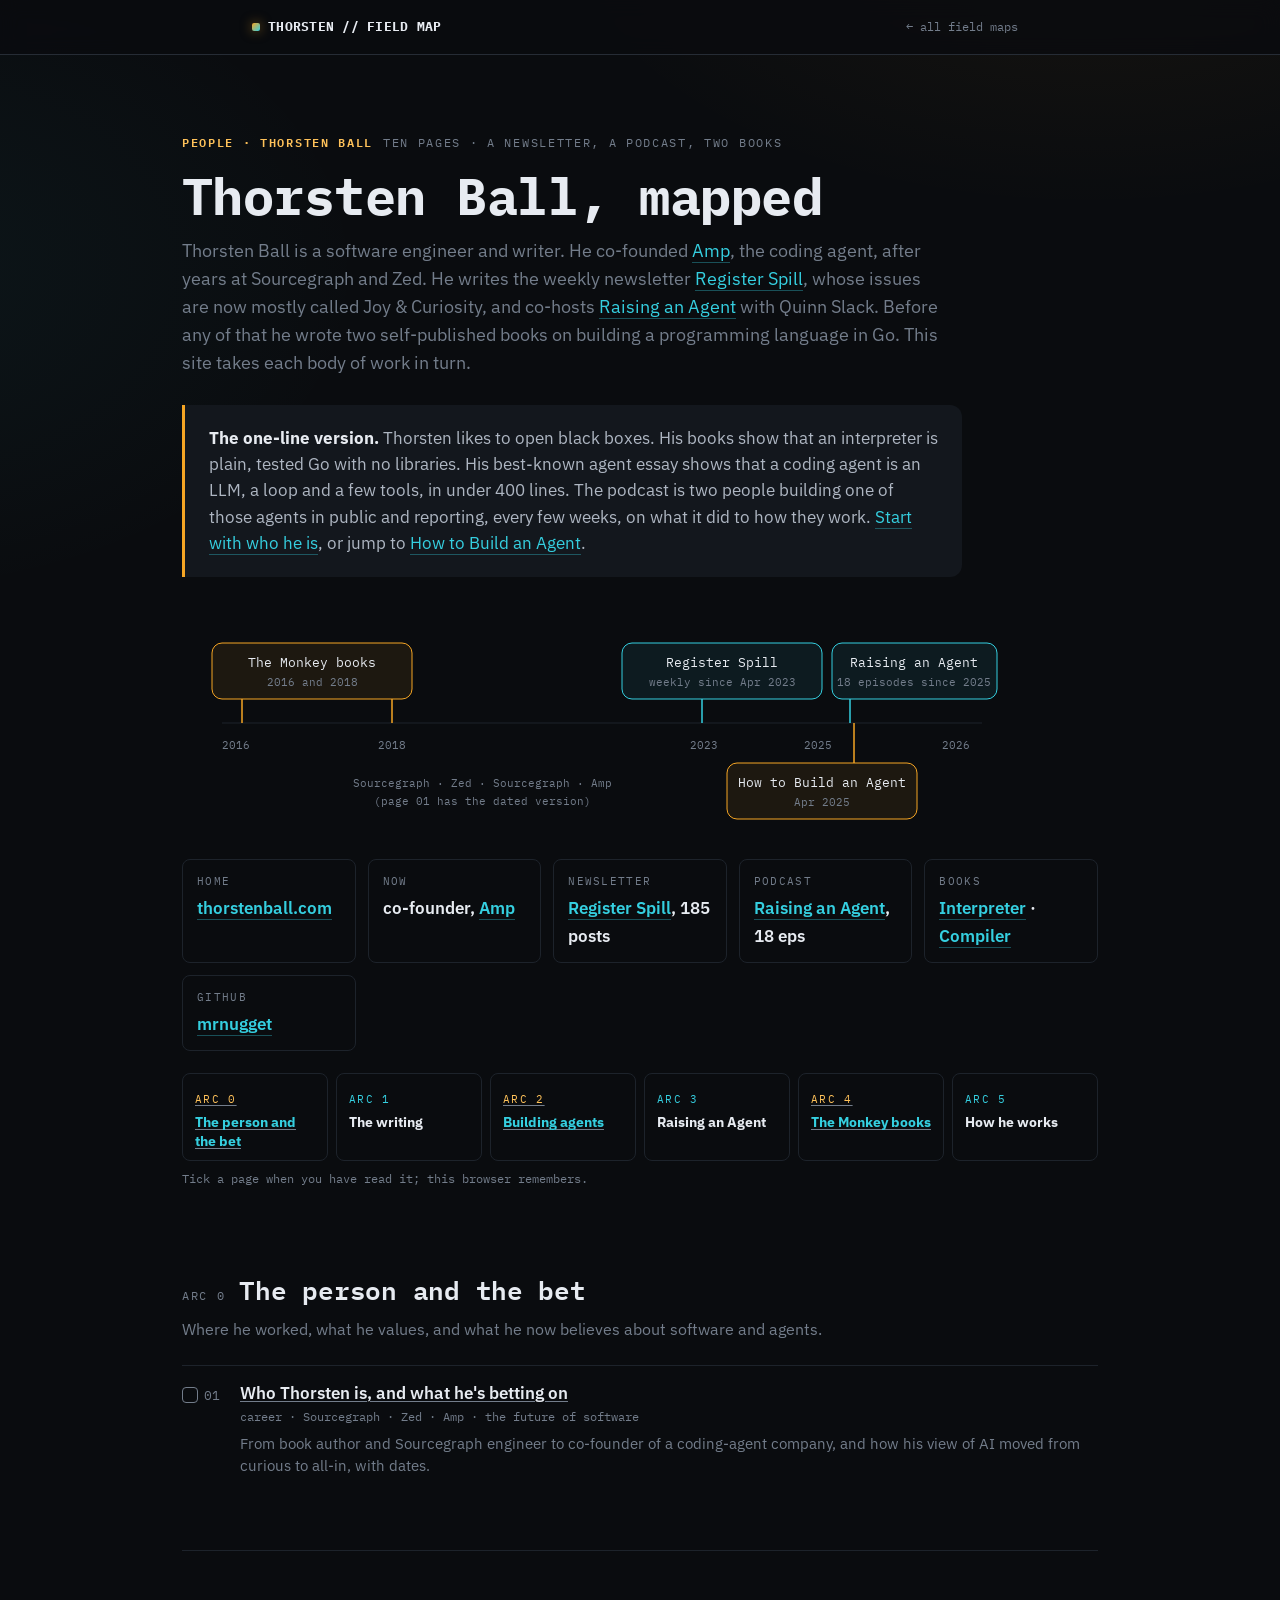
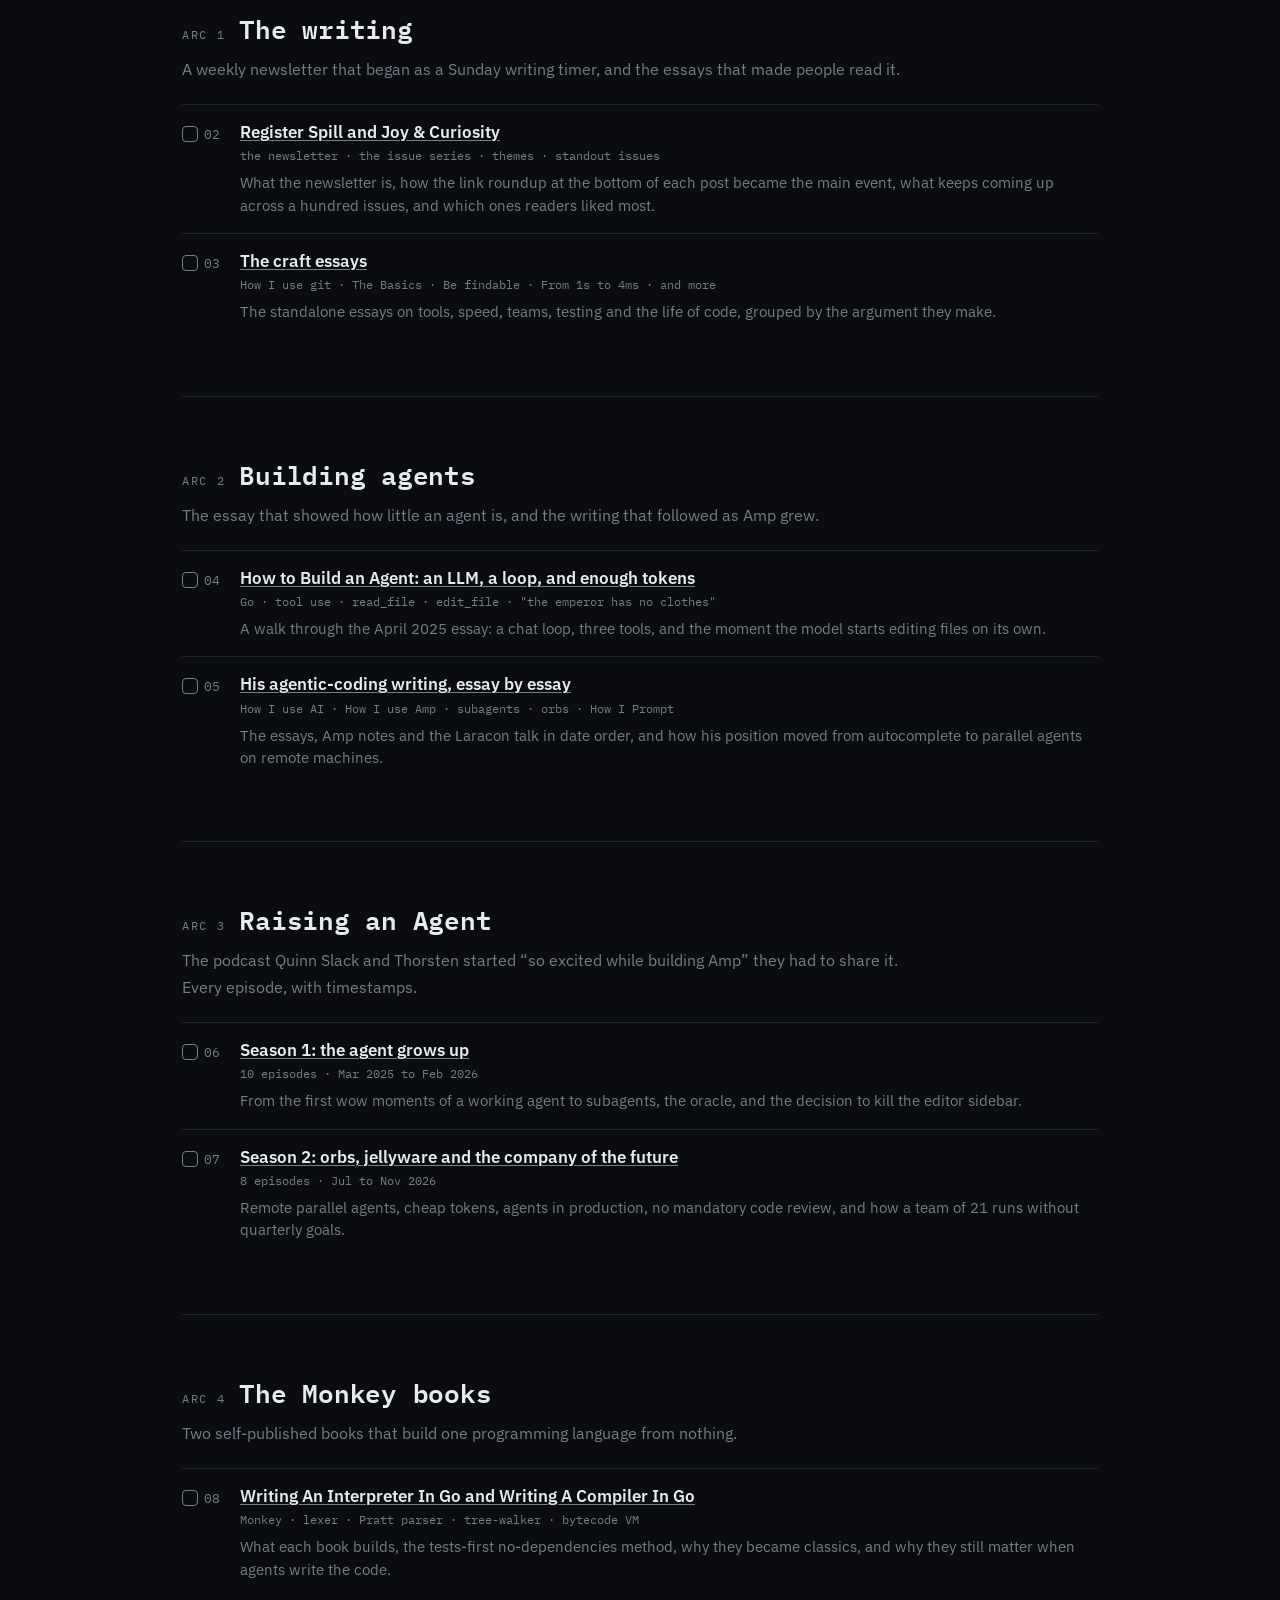
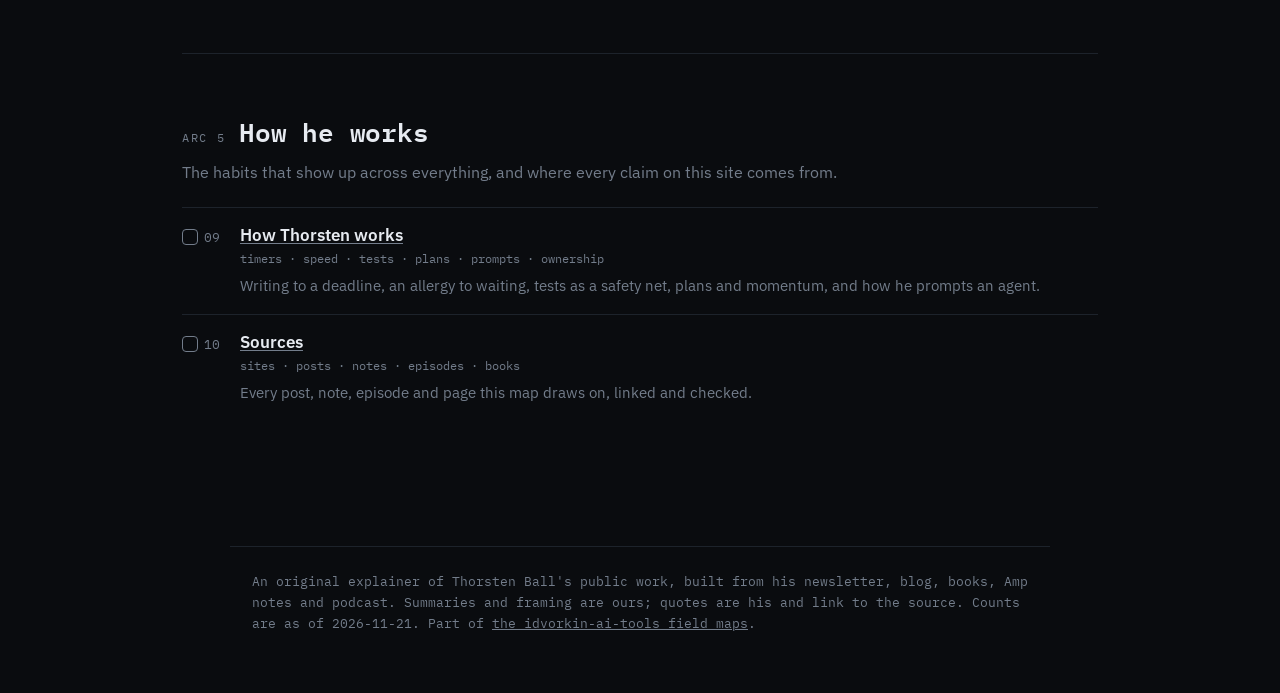
<file: index.html>
<!DOCTYPE html>
<html lang="en">
<head>
<meta charset="UTF-8" />
<meta name="viewport" content="width=device-width, initial-scale=1.0" />
<title>Thorsten Ball, Mapped — Joy, Curiosity and Coding Agents</title>
<meta name="description" content="A field map of Thorsten Ball: Register Spill and Joy &amp; Curiosity, the Raising an Agent podcast, How to Build an Agent, the Monkey books, and how he works. One page per body of work, sources linked." />
<link rel="preconnect" href="https://fonts.googleapis.com" />
<link rel="preconnect" href="https://fonts.gstatic.com" crossorigin />
<link href="https://fonts.googleapis.com/css2?family=IBM+Plex+Mono:wght@400;500;600;700&family=IBM+Plex+Sans:wght@400;500;600;700&display=swap" rel="stylesheet" />
<link rel="stylesheet" href="paper.css" />
<style>
  main{max-width:960px}
  .hero{padding:24px 0 8px}
  .hero h1{font-size:clamp(32px,5.5vw,52px);line-height:1.05;margin:10px 0 14px;letter-spacing:-.01em}
  .hero .sub{font-size:18px;color:var(--ink-dim);max-width:760px;line-height:1.55}
  .answer{margin:28px 0 6px;padding:20px 24px;border-left:3px solid var(--off);background:var(--panel);
    border-radius:0 12px 12px 0;color:var(--ink-mid);font-size:16.5px;line-height:1.6;max-width:780px}
  .answer b{color:var(--ink)}
  .facts{display:grid;grid-template-columns:repeat(auto-fit,minmax(150px,1fr));gap:12px;margin:26px 0 8px}
  .fact{border:1px solid var(--line-soft);border-radius:8px;padding:12px 14px}
  .fact .k{font-family:'IBM Plex Mono',monospace;font-size:11px;letter-spacing:.12em;text-transform:uppercase;color:var(--ink-dim)}
  .fact .v{font-size:17px;font-weight:600;margin-top:4px}
  .rungs{display:grid;grid-template-columns:repeat(auto-fit,minmax(140px,1fr));gap:8px;margin:22px 0 4px}
  .rungs a{display:block;border:1px solid var(--line-soft);border-radius:8px;padding:10px 12px;text-decoration:none;color:var(--ink)}
  .rungs a:hover{border-color:var(--def)}
  .rungs .n{font-family:'IBM Plex Mono',monospace;font-size:11px;letter-spacing:.12em;color:var(--off-bright)}
  .rungs a.c .n{color:var(--def)}
  .rungs b{display:block;font-size:14px;margin-top:3px;line-height:1.3}
  section{padding:56px 0;border-bottom:1px solid var(--line-soft);scroll-margin-top:64px}
  section:last-of-type{border-bottom:none}
  .arc-head{display:flex;align-items:baseline;gap:14px;margin:0 0 6px;flex-wrap:wrap}
  .arc-head .idx{font-family:'IBM Plex Mono',monospace;font-size:12px;letter-spacing:.14em;color:var(--ink-dim)}
  .arc-head h2{margin:0;font-size:26px}
  .arc-sub{color:var(--ink-dim);margin:0 0 22px;max-width:720px}
  .row{display:grid;grid-template-columns:44px 1fr;gap:14px;padding:16px 0;border-top:1px solid var(--line-soft);align-items:start}
  .row:first-of-type{border-top:none}
  .row .num{font-family:'IBM Plex Mono',monospace;font-size:13px;color:var(--ink-dim);padding-top:3px}
  .row .name{font-weight:600;font-size:17px;line-height:1.3}
  .row .name a{color:var(--ink)}
  .row .meta{font-family:'IBM Plex Mono',monospace;font-size:11.5px;color:var(--ink-dim);margin:4px 0 6px;display:flex;flex-wrap:wrap;gap:10px}
  .row .desc{color:var(--ink-dim);font-size:14.5px;line-height:1.55}
  .amber .row .name a:hover{color:var(--off)} .cyan .row .name a:hover{color:var(--def)}
  .check{width:16px;height:16px;border:1px solid var(--ink-dim);border-radius:4px;display:inline-block;vertical-align:-3px;margin-right:6px;cursor:pointer;background:transparent}
  .check.on{background:var(--off);border-color:var(--off)}
  .cyan .check.on{background:var(--def);border-color:var(--def)}
  .progress{font-family:'IBM Plex Mono',monospace;font-size:12px;color:var(--ink-dim);margin-top:8px}
  .loop{max-width:820px;margin:26px 0 0}
  .loop svg{display:block;width:100%;height:auto}
  @media (max-width:560px){.row{grid-template-columns:34px 1fr;gap:10px}}
</style>
</head>
<body>
<header class="bar"><div class="bar-in">
  <div class="brand"><span class="dot"></span>THORSTEN&nbsp;//&nbsp;FIELD&nbsp;MAP</div>
  <a class="back" href="https://idvorkin-ai-tools.github.io/">&larr; all field maps</a>
</div></header>
<main>
  <div class="hero">
    <div class="eyebrow"><span class="box wb mono">PEOPLE &middot; THORSTEN BALL</span><span class="mono">ten pages &middot; a newsletter, a podcast, two books</span></div>
    <h1>Thorsten Ball, mapped</h1>
    <p class="sub">Thorsten Ball is a software engineer and writer. He co-founded <a class="lnk" href="https://ampcode.com/" target="_blank" rel="noopener">Amp</a>, the coding agent, after years at Sourcegraph and Zed. He writes the weekly newsletter <a class="lnk" href="https://registerspill.thorstenball.com/" target="_blank" rel="noopener">Register Spill</a>, whose issues are now mostly called Joy &amp; Curiosity, and co-hosts <a class="lnk" href="https://ampcode.com/podcast" target="_blank" rel="noopener">Raising an Agent</a> with Quinn Slack. Before any of that he wrote two self-published books on building a programming language in Go. This site takes each body of work in turn.</p>

    <div class="answer">
      <b>The one-line version.</b> Thorsten likes to open black boxes. His books show that an interpreter is plain, tested Go with no libraries. His best-known agent essay shows that a coding agent is an LLM, a loop and a few tools, in under 400 lines. The podcast is two people building one of those agents in public and reporting, every few weeks, on what it did to how they work. <a class="lnk" href="pages/p01.html">Start with who he is</a>, or jump to <a class="lnk" href="pages/p04.html">How to Build an Agent</a>.
    </div>

    <figure class="loop" aria-label="Thorsten's bodies of work over time">
      <svg class="dg" viewBox="0 0 820 230" role="img">
        <title>Thorsten Ball's main bodies of work, 2016 to 2026</title>
        <line class="grid" x1="40" y1="120" x2="800" y2="120"/>
        <text class="t-dim" x="40" y="146" font-size="11">2016</text>
        <text class="t-dim" x="196" y="146" font-size="11">2018</text>
        <text class="t-dim" x="508" y="146" font-size="11">2023</text>
        <text class="t-dim" x="622" y="146" font-size="11">2025</text>
        <text class="t-dim" x="760" y="146" font-size="11">2026</text>
        <rect class="box-off" x="30" y="40" width="200" height="56" rx="10"/>
        <text class="t-ink" x="130" y="64" text-anchor="middle" font-size="13">The Monkey books</text>
        <text class="t-dim" x="130" y="83" text-anchor="middle" font-size="11">2016 and 2018</text>
        <line class="ln-off" x1="60" y1="96" x2="60" y2="120"/><line class="ln-off" x1="210" y1="96" x2="210" y2="120"/>
        <rect class="box-def" x="440" y="40" width="200" height="56" rx="10"/>
        <text class="t-ink" x="540" y="64" text-anchor="middle" font-size="13">Register Spill</text>
        <text class="t-dim" x="540" y="83" text-anchor="middle" font-size="11">weekly since Apr 2023</text>
        <line class="ln-def" x1="520" y1="96" x2="520" y2="120"/>
        <rect class="box-off" x="545" y="160" width="190" height="56" rx="10"/>
        <text class="t-ink" x="640" y="184" text-anchor="middle" font-size="13">How to Build an Agent</text>
        <text class="t-dim" x="640" y="203" text-anchor="middle" font-size="11">Apr 2025</text>
        <line class="ln-off" x1="672" y1="120" x2="672" y2="160"/>
        <rect class="box-def" x="650" y="40" width="165" height="56" rx="10"/>
        <text class="t-ink" x="732" y="64" text-anchor="middle" font-size="13">Raising an Agent</text>
        <text class="t-dim" x="732" y="83" text-anchor="middle" font-size="11">18 episodes since 2025</text>
        <line class="ln-def" x1="668" y1="96" x2="668" y2="120"/>
        <text class="t-dim" x="300" y="184" text-anchor="middle" font-size="11">Sourcegraph · Zed · Sourcegraph · Amp</text>
        <text class="t-dim" x="300" y="202" text-anchor="middle" font-size="10.5">(page 01 has the dated version)</text>
      </svg>
    </figure>

    <div class="facts">
      <div class="fact"><div class="k">Home</div><div class="v"><a class="lnk" href="https://thorstenball.com/" target="_blank" rel="noopener">thorstenball.com</a></div></div>
      <div class="fact"><div class="k">Now</div><div class="v">co-founder, <a class="lnk" href="https://ampcode.com/about" target="_blank" rel="noopener">Amp</a></div></div>
      <div class="fact"><div class="k">Newsletter</div><div class="v"><a class="lnk" href="https://registerspill.thorstenball.com/" target="_blank" rel="noopener">Register Spill</a>, 185 posts</div></div>
      <div class="fact"><div class="k">Podcast</div><div class="v"><a class="lnk" href="https://ampcode.com/podcast" target="_blank" rel="noopener">Raising an Agent</a>, 18 eps</div></div>
      <div class="fact"><div class="k">Books</div><div class="v"><a class="lnk" href="https://interpreterbook.com/" target="_blank" rel="noopener">Interpreter</a> · <a class="lnk" href="https://compilerbook.com/" target="_blank" rel="noopener">Compiler</a></div></div>
      <div class="fact"><div class="k">GitHub</div><div class="v"><a class="lnk" href="https://github.com/mrnugget" target="_blank" rel="noopener">mrnugget</a></div></div>
    </div>

    <div class="rungs" aria-label="The arcs">
      <a href="#person"><span class="n">ARC 0</span><b>The person and the bet</b></a>
      <a href="#writing" class="c"><span class="n">ARC 1</span><b>The writing</b></a>
      <a href="#agents"><span class="n">ARC 2</span><b>Building agents</b></a>
      <a href="#podcast" class="c"><span class="n">ARC 3</span><b>Raising an Agent</b></a>
      <a href="#books"><span class="n">ARC 4</span><b>The Monkey books</b></a>
      <a href="#craft" class="c"><span class="n">ARC 5</span><b>How he works</b></a>
    </div>
    <p class="progress" id="progress">Tick a page when you have read it; this browser remembers.</p>
  </div>

  <section id="person" class="amber">
    <div class="arc-head"><span class="idx">ARC 0</span><h2>The person and the bet</h2></div>
    <p class="arc-sub">Where he worked, what he values, and what he now believes about software and agents.</p>
    <div class="row"><div class="num"><span class="check" data-p="p01"></span>01</div><div><div class="name"><a href="pages/p01.html">Who Thorsten is, and what he's betting on</a></div><div class="meta"><span>career · Sourcegraph · Zed · Amp · the future of software</span></div><div class="desc">From book author and Sourcegraph engineer to co-founder of a coding-agent company, and how his view of AI moved from curious to all-in, with dates.</div></div></div>
  </section>

  <section id="writing" class="cyan">
    <div class="arc-head"><span class="idx">ARC 1</span><h2>The writing</h2></div>
    <p class="arc-sub">A weekly newsletter that began as a Sunday writing timer, and the essays that made people read it.</p>
    <div class="row"><div class="num"><span class="check" data-p="p02"></span>02</div><div><div class="name"><a href="pages/p02.html">Register Spill and Joy &amp; Curiosity</a></div><div class="meta"><span>the newsletter · the issue series · themes · standout issues</span></div><div class="desc">What the newsletter is, how the link roundup at the bottom of each post became the main event, what keeps coming up across a hundred issues, and which ones readers liked most.</div></div></div>
    <div class="row"><div class="num"><span class="check" data-p="p03"></span>03</div><div><div class="name"><a href="pages/p03.html">The craft essays</a></div><div class="meta"><span>How I use git · The Basics · Be findable · From 1s to 4ms · and more</span></div><div class="desc">The standalone essays on tools, speed, teams, testing and the life of code, grouped by the argument they make.</div></div></div>
  </section>

  <section id="agents" class="amber">
    <div class="arc-head"><span class="idx">ARC 2</span><h2>Building agents</h2></div>
    <p class="arc-sub">The essay that showed how little an agent is, and the writing that followed as Amp grew.</p>
    <div class="row"><div class="num"><span class="check" data-p="p04"></span>04</div><div><div class="name"><a href="pages/p04.html">How to Build an Agent: an LLM, a loop, and enough tokens</a></div><div class="meta"><span>Go · tool use · read_file · edit_file · "the emperor has no clothes"</span></div><div class="desc">A walk through the April 2025 essay: a chat loop, three tools, and the moment the model starts editing files on its own.</div></div></div>
    <div class="row"><div class="num"><span class="check" data-p="p05"></span>05</div><div><div class="name"><a href="pages/p05.html">His agentic-coding writing, essay by essay</a></div><div class="meta"><span>How I use AI · How I use Amp · subagents · orbs · How I Prompt</span></div><div class="desc">The essays, Amp notes and the Laracon talk in date order, and how his position moved from autocomplete to parallel agents on remote machines.</div></div></div>
  </section>

  <section id="podcast" class="cyan">
    <div class="arc-head"><span class="idx">ARC 3</span><h2>Raising an Agent</h2></div>
    <p class="arc-sub">The podcast Quinn Slack and Thorsten started &ldquo;so excited while building Amp&rdquo; they had to share it. Every episode, with timestamps.</p>
    <div class="row"><div class="num"><span class="check" data-p="p06"></span>06</div><div><div class="name"><a href="pages/p06.html">Season 1: the agent grows up</a></div><div class="meta"><span>10 episodes · Mar 2025 to Feb 2026</span></div><div class="desc">From the first wow moments of a working agent to subagents, the oracle, and the decision to kill the editor sidebar.</div></div></div>
    <div class="row"><div class="num"><span class="check" data-p="p07"></span>07</div><div><div class="name"><a href="pages/p07.html">Season 2: orbs, jellyware and the company of the future</a></div><div class="meta"><span>8 episodes · Jul to Nov 2026</span></div><div class="desc">Remote parallel agents, cheap tokens, agents in production, no mandatory code review, and how a team of 21 runs without quarterly goals.</div></div></div>
  </section>

  <section id="books" class="amber">
    <div class="arc-head"><span class="idx">ARC 4</span><h2>The Monkey books</h2></div>
    <p class="arc-sub">Two self-published books that build one programming language from nothing.</p>
    <div class="row"><div class="num"><span class="check" data-p="p08"></span>08</div><div><div class="name"><a href="pages/p08.html">Writing An Interpreter In Go and Writing A Compiler In Go</a></div><div class="meta"><span>Monkey · lexer · Pratt parser · tree-walker · bytecode VM</span></div><div class="desc">What each book builds, the tests-first no-dependencies method, why they became classics, and why they still matter when agents write the code.</div></div></div>
  </section>

  <section id="craft" class="cyan">
    <div class="arc-head"><span class="idx">ARC 5</span><h2>How he works</h2></div>
    <p class="arc-sub">The habits that show up across everything, and where every claim on this site comes from.</p>
    <div class="row"><div class="num"><span class="check" data-p="p09"></span>09</div><div><div class="name"><a href="pages/p09.html">How Thorsten works</a></div><div class="meta"><span>timers · speed · tests · plans · prompts · ownership</span></div><div class="desc">Writing to a deadline, an allergy to waiting, tests as a safety net, plans and momentum, and how he prompts an agent.</div></div></div>
    <div class="row"><div class="num"><span class="check" data-p="p10"></span>10</div><div><div class="name"><a href="pages/p10.html">Sources</a></div><div class="meta"><span>sites · posts · notes · episodes · books</span></div><div class="desc">Every post, note, episode and page this map draws on, linked and checked.</div></div></div>
  </section>
</main>
<footer>An original explainer of Thorsten Ball's public work, built from his newsletter, blog, books, Amp notes and podcast. Summaries and framing are ours; quotes are his and link to the source. Counts are as of 2026-11-21. Part of <a href="https://idvorkin-ai-tools.github.io/">the idvorkin-ai-tools field maps</a>.</footer>
<script>
(function(){
  var KEY='thorsten-field-map-read';
  var read={};
  try{read=JSON.parse(localStorage.getItem(KEY)||'{}')}catch(e){}
  var boxes=document.querySelectorAll('.check');
  function render(){
    var n=0;
    boxes.forEach(function(b){var on=!!read[b.dataset.p];b.classList.toggle('on',on);if(on)n++});
    document.getElementById('progress').textContent=n?(n+' of '+boxes.length+' pages read in this browser.'):'Tick a page when you have read it; this browser remembers.';
  }
  boxes.forEach(function(b){b.addEventListener('click',function(){read[b.dataset.p]=!read[b.dataset.p];try{localStorage.setItem(KEY,JSON.stringify(read))}catch(e){};render()})});
  render();
})();
</script>
<!-- Private comments mode, inert unless ?annotate=1 (see assets/annotate.js in idvorkin-ai-tools.github.io) -->
<script src="https://idvorkin-ai-tools.github.io/assets/annotate.js" defer></script>
</body>
</html>
</file>
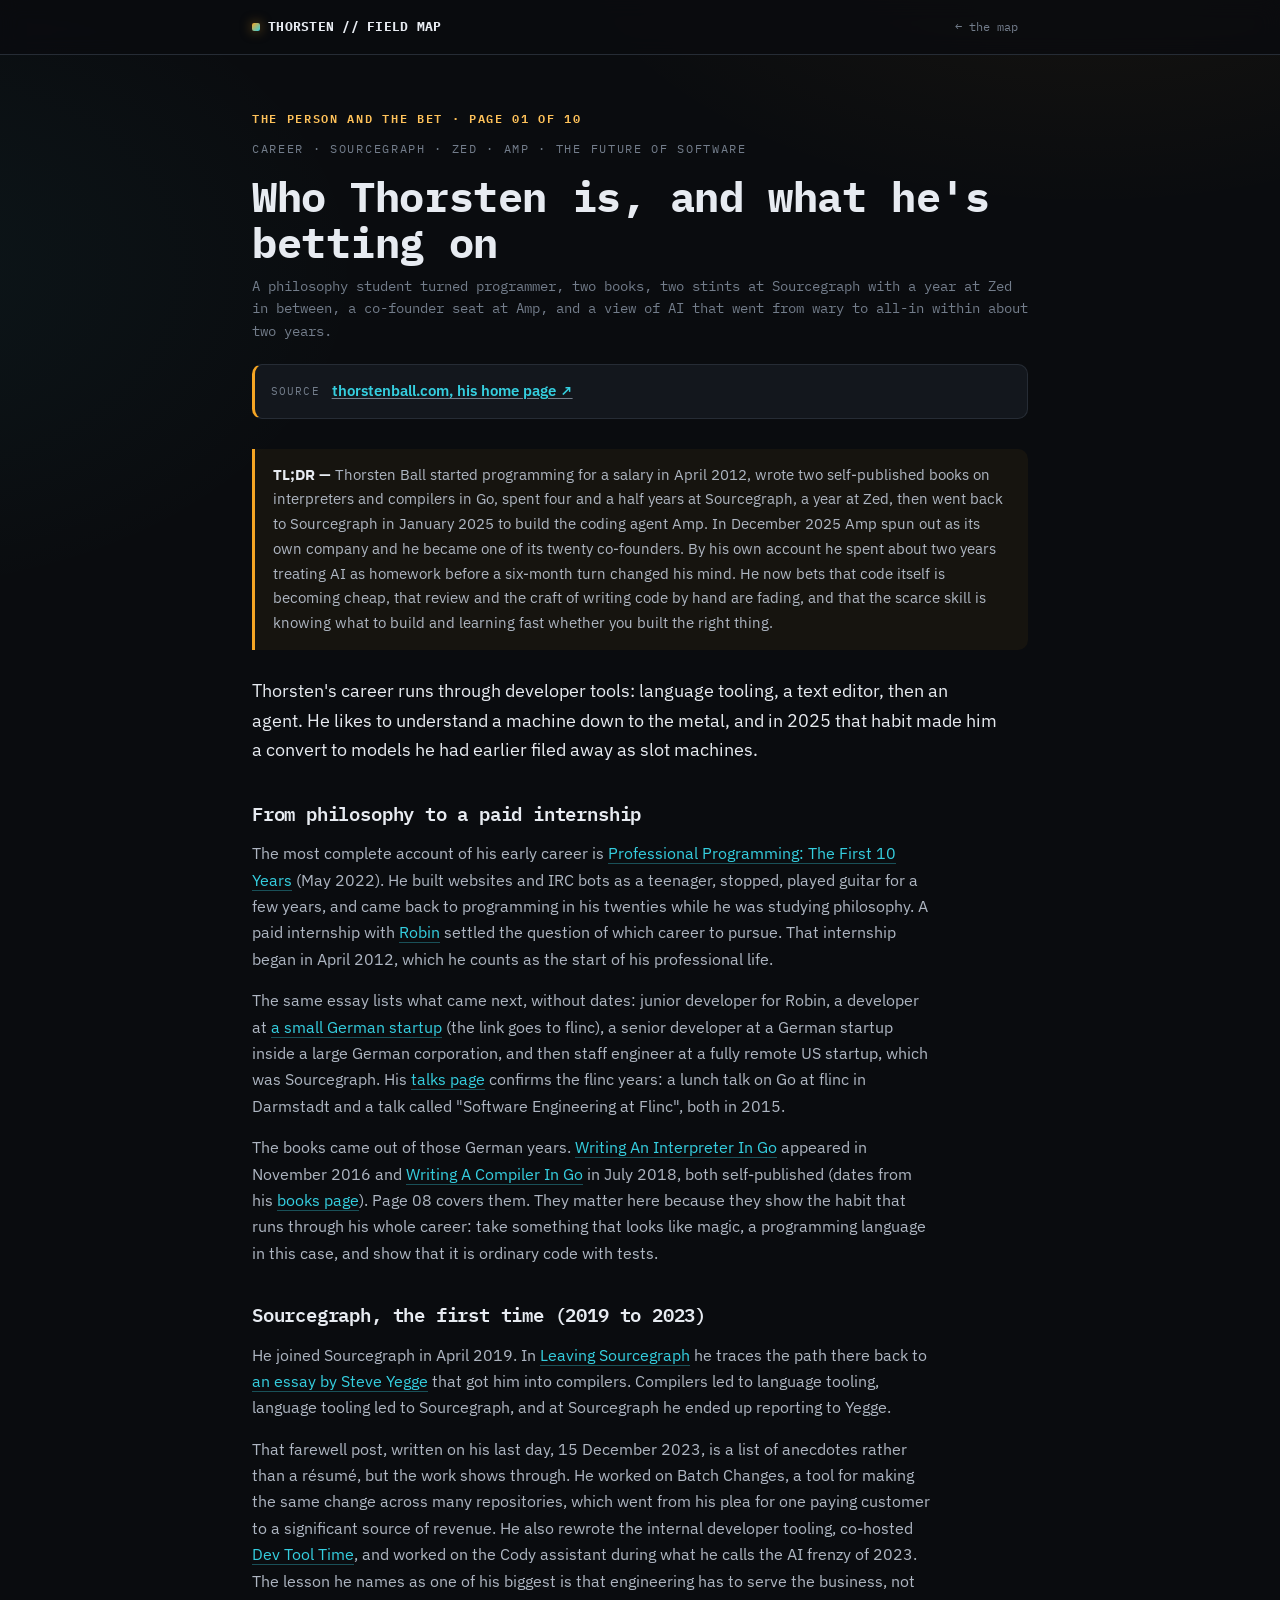
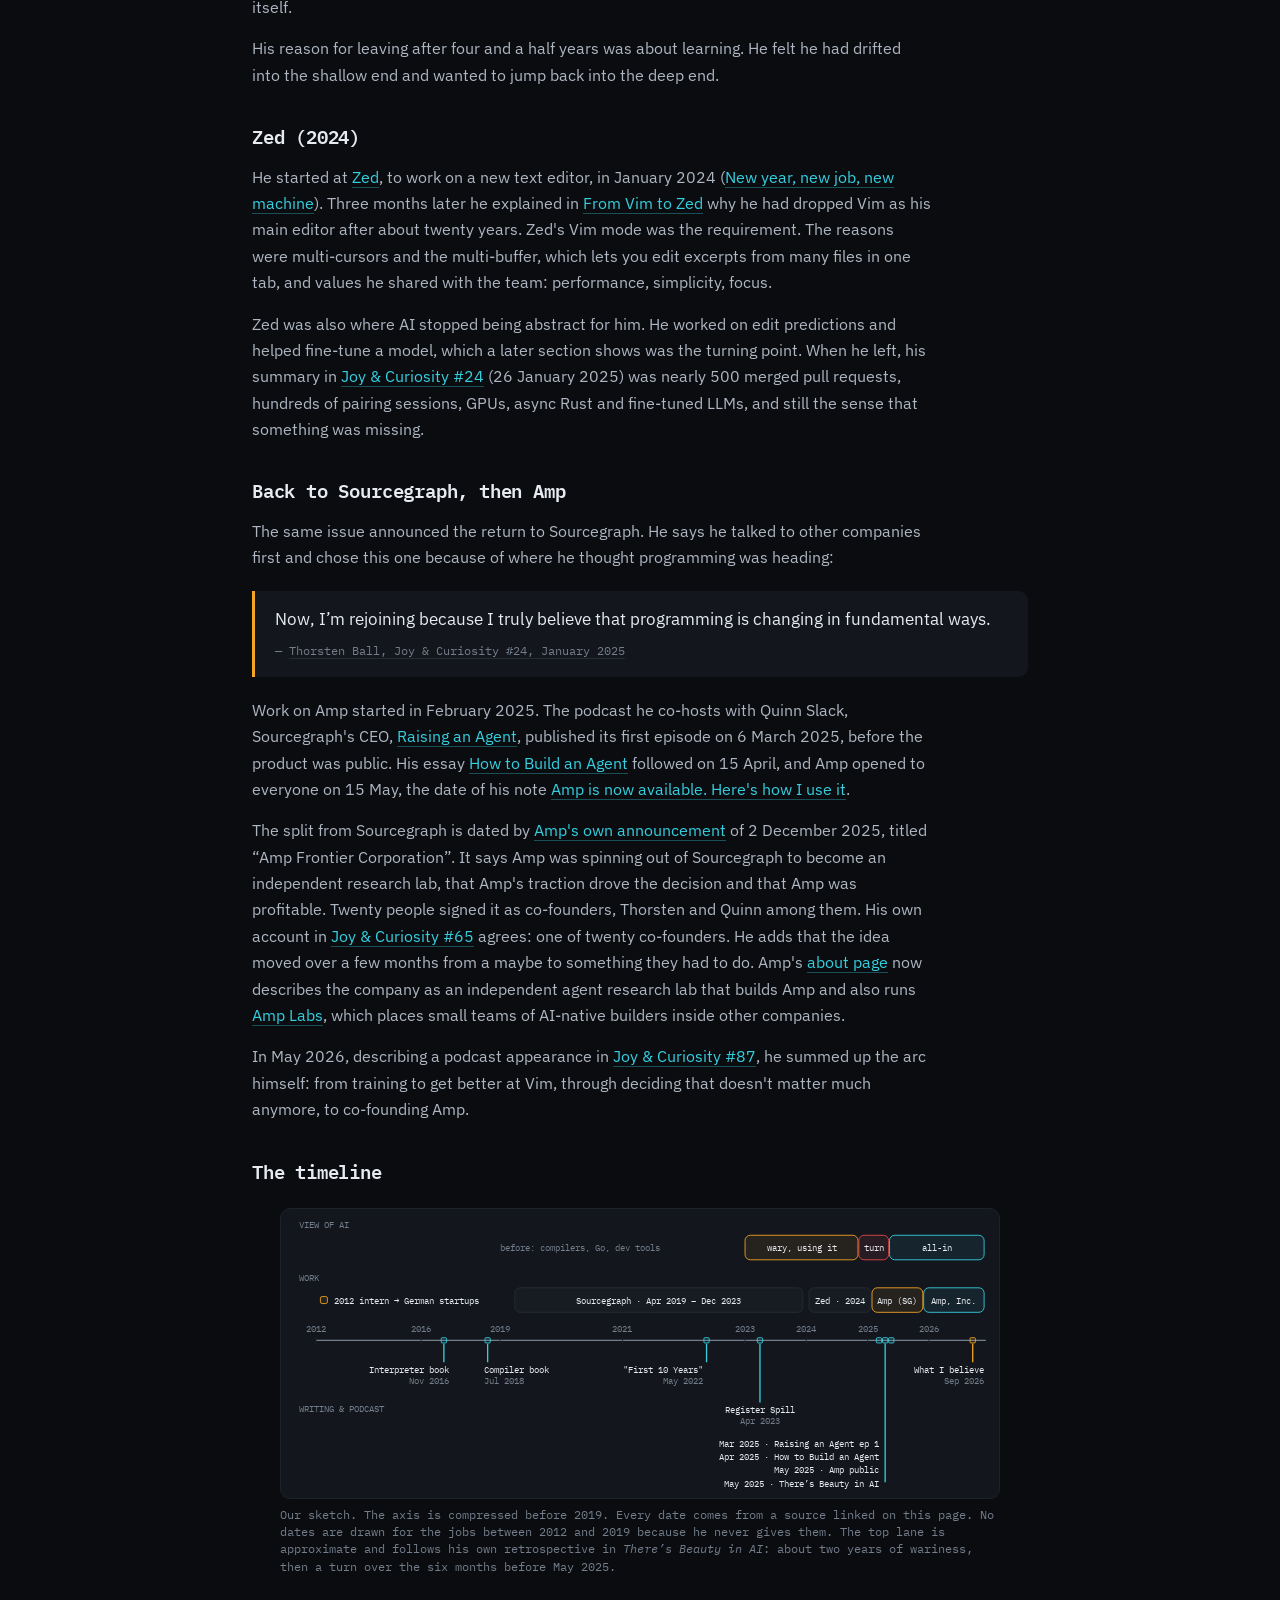
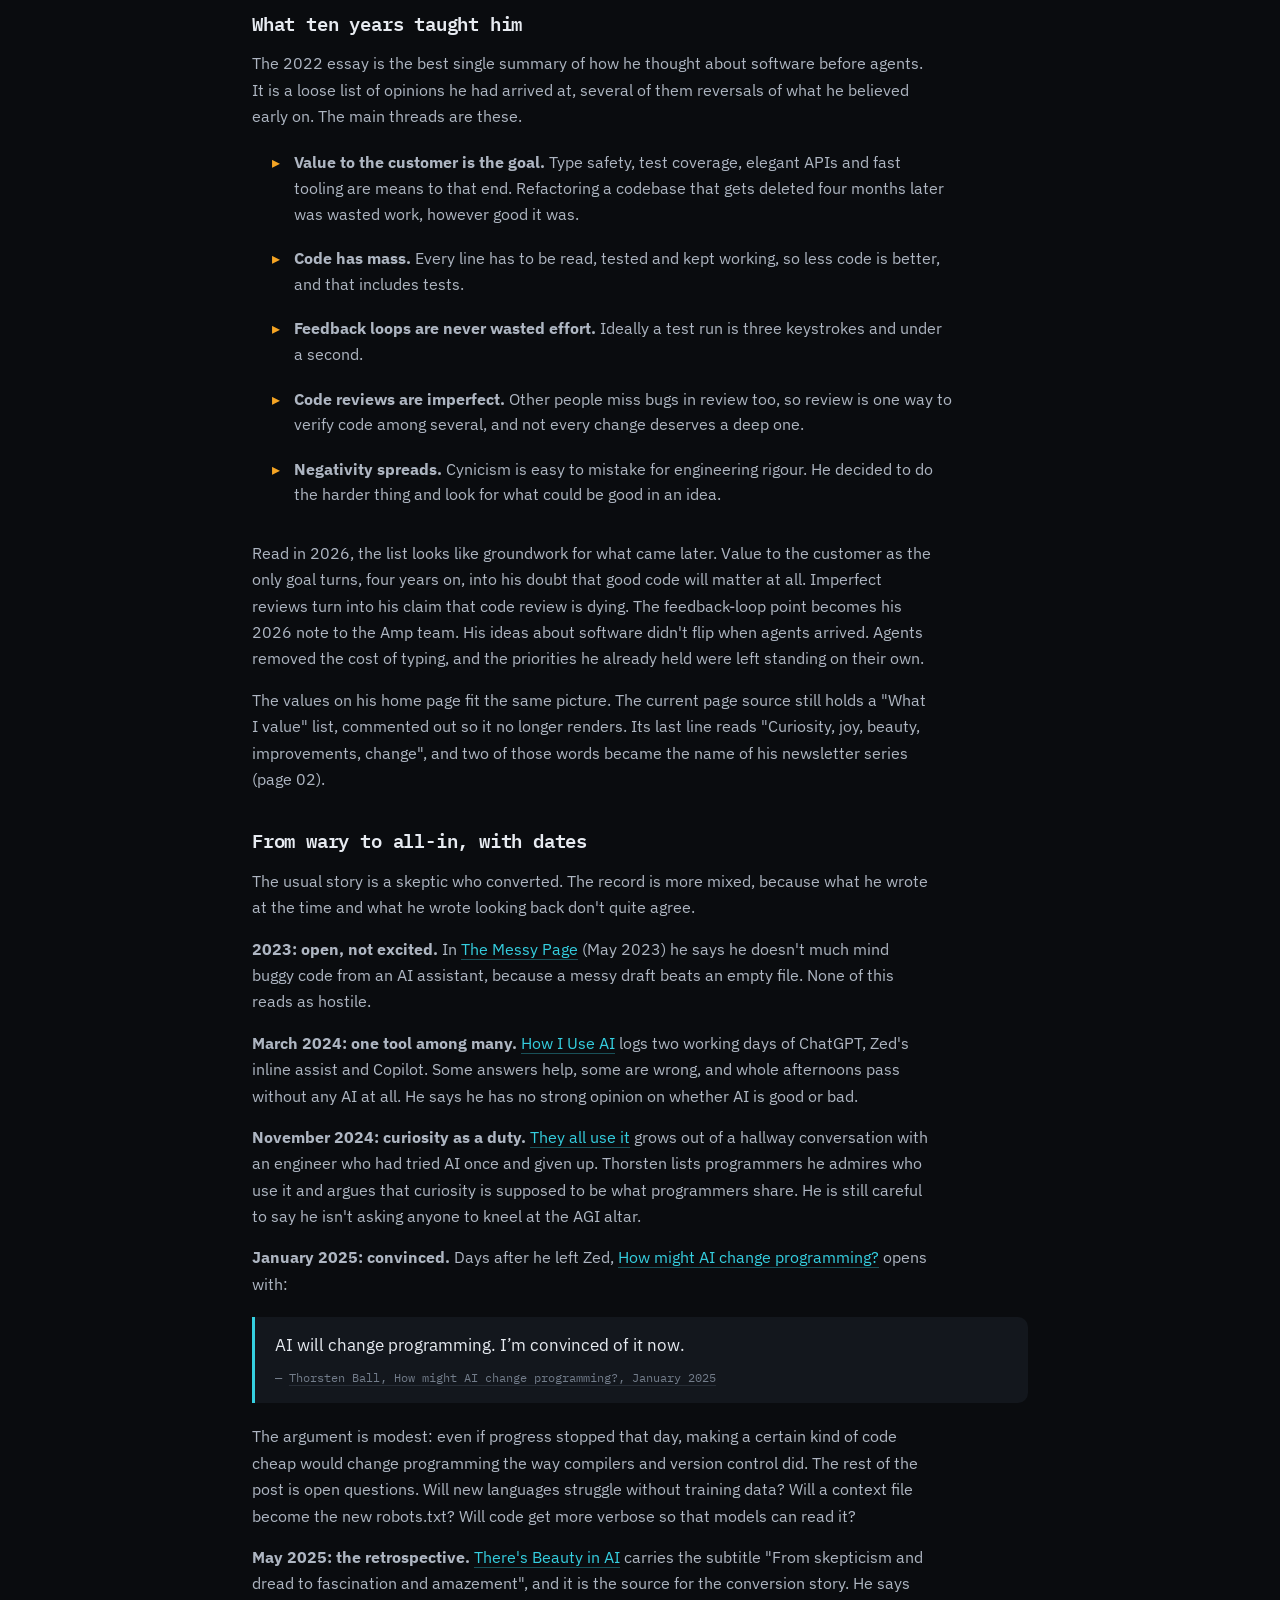
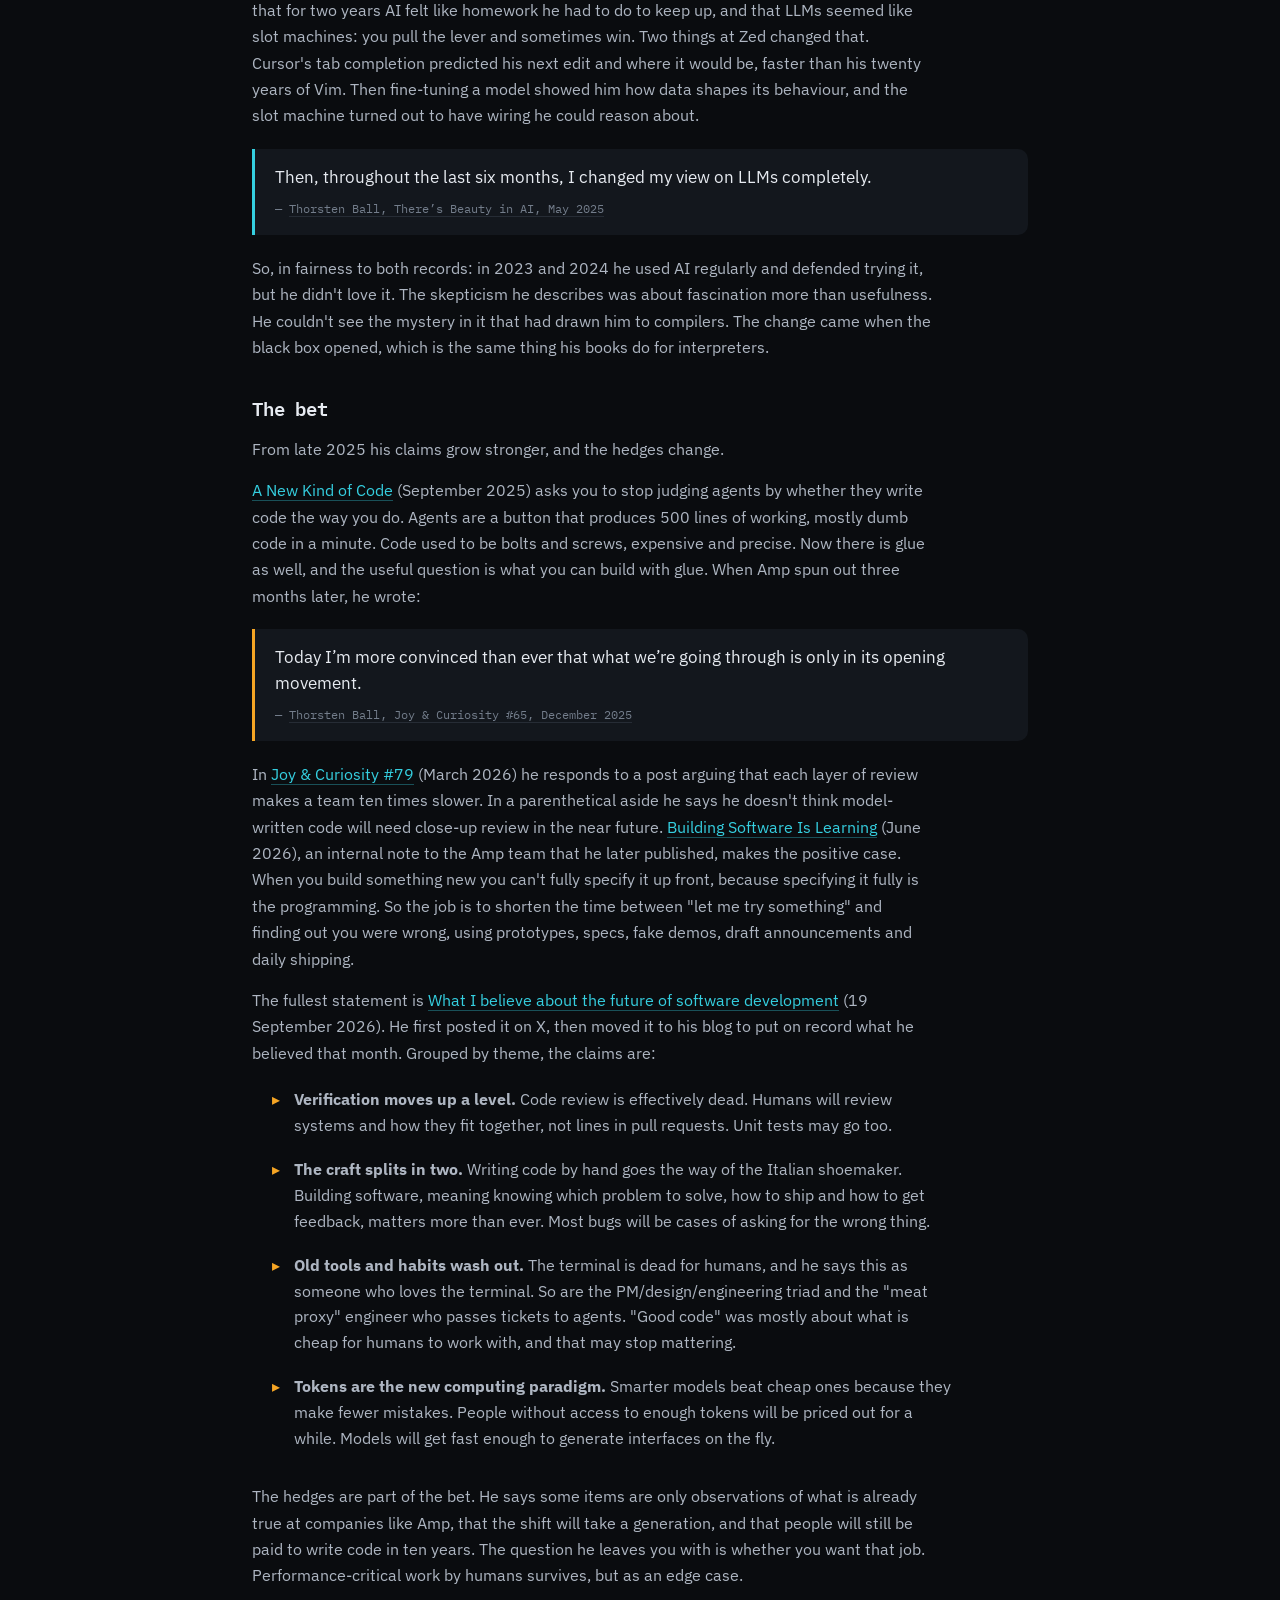
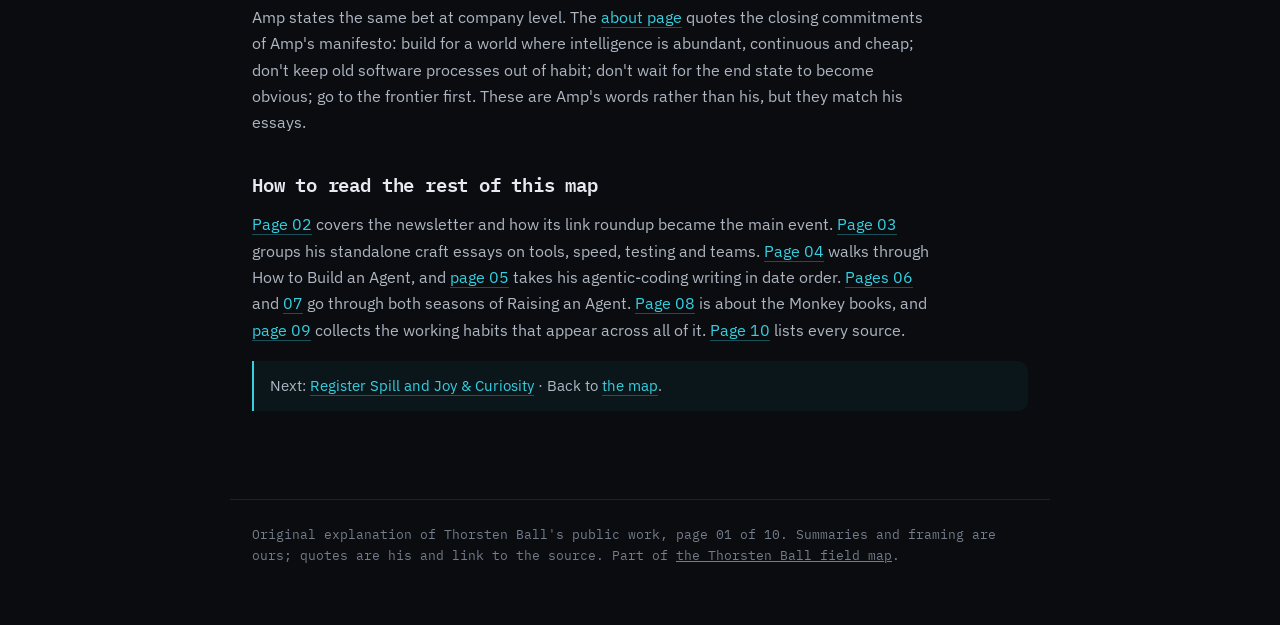
<file: pages/p01.html>
<!DOCTYPE html>
<html lang="en">
<head>
<meta charset="UTF-8" />
<meta name="viewport" content="width=device-width, initial-scale=1.0" />
<title>Who Thorsten is, and what he's betting on &mdash; Thorsten Ball, mapped</title>
<meta name="description" content="Thorsten Ball's path from a paid internship in Germany to Sourcegraph, Zed and co-founding Amp, how his view of AI moved from wary to all-in, and the bet he has made about where software development is going." />
<link rel="preconnect" href="https://fonts.googleapis.com" />
<link rel="preconnect" href="https://fonts.gstatic.com" crossorigin />
<link href="https://fonts.googleapis.com/css2?family=IBM+Plex+Mono:wght@400;500;600;700&family=IBM+Plex+Sans:wght@400;500;600;700&display=swap" rel="stylesheet" />
<link rel="stylesheet" href="../paper.css" />
</head>
<body>
<header class="bar"><div class="bar-in">
  <div class="brand"><span class="dot"></span>THORSTEN&nbsp;//&nbsp;FIELD&nbsp;MAP</div>
  <a class="back" href="../index.html#person">&larr; the map</a>
</div></header>
<main>
  <div class="eyebrow"><span class="box wb mono">THE PERSON AND THE BET &middot; PAGE 01 OF 10</span><span class="mono">career &middot; Sourcegraph &middot; Zed &middot; Amp &middot; the future of software</span></div>
  <h1>Who Thorsten is, and what he's betting on</h1>
  <div class="authors">A philosophy student turned programmer, two books, two stints at Sourcegraph with a year at Zed in between, a co-founder seat at Amp, and a view of AI that went from wary to all-in within about two years.</div>
  <div class="paperlink" style="border-left-color:var(--off)"><span class="lbl">Source</span><a href="https://thorstenball.com/" target="_blank" rel="noopener">thorstenball.com, his home page &#8599;</a></div>
  <div class="tldr"><b>TL;DR &mdash;</b> Thorsten Ball started programming for a salary in April 2012, wrote two self-published books on interpreters and compilers in Go, spent four and a half years at Sourcegraph, a year at Zed, then went back to Sourcegraph in January 2025 to build the coding agent Amp. In December 2025 Amp spun out as its own company and he became one of its twenty co-founders. By his own account he spent about two years treating AI as homework before a six-month turn changed his mind. He now bets that code itself is becoming cheap, that review and the craft of writing code by hand are fading, and that the scarce skill is knowing what to build and learning fast whether you built the right thing.</div>

  <p class="lead">Thorsten's career runs through developer tools: language tooling, a text editor, then an agent. He likes to understand a machine down to the metal, and in 2025 that habit made him a convert to models he had earlier filed away as slot machines.</p>

  <h2 id="start">From philosophy to a paid internship</h2>
  <p>The most complete account of his early career is <a class="lnk" href="https://thorstenball.com/blog/2022/05/17/professional-programming-the-first-10-years/" target="_blank" rel="noopener">Professional Programming: The First 10 Years</a> (May 2022). He built websites and IRC bots as a teenager, stopped, played guitar for a few years, and came back to programming in his twenties while he was studying philosophy. A paid internship with <a class="lnk" href="https://coding-robin.de/" target="_blank" rel="noopener">Robin</a> settled the question of which career to pursue. That internship began in April 2012, which he counts as the start of his professional life.</p>
  <p>The same essay lists what came next, without dates: junior developer for Robin, a developer at <a class="lnk" href="https://de.wikipedia.org/wiki/Flinc" target="_blank" rel="noopener">a small German startup</a> (the link goes to flinc), a senior developer at a German startup inside a large German corporation, and then staff engineer at a fully remote US startup, which was Sourcegraph. His <a class="lnk" href="https://thorstenball.com/talks/" target="_blank" rel="noopener">talks page</a> confirms the flinc years: a lunch talk on Go at flinc in Darmstadt and a talk called "Software Engineering at Flinc", both in 2015.</p>
  <p>The books came out of those German years. <a class="lnk" href="https://interpreterbook.com" target="_blank" rel="noopener">Writing An Interpreter In Go</a> appeared in November 2016 and <a class="lnk" href="https://compilerbook.com" target="_blank" rel="noopener">Writing A Compiler In Go</a> in July 2018, both self-published (dates from his <a class="lnk" href="https://thorstenball.com/books/" target="_blank" rel="noopener">books page</a>). Page 08 covers them. They matter here because they show the habit that runs through his whole career: take something that looks like magic, a programming language in this case, and show that it is ordinary code with tests.</p>

  <h2 id="sourcegraph">Sourcegraph, the first time (2019 to 2023)</h2>
  <p>He joined Sourcegraph in April 2019. In <a class="lnk" href="https://registerspill.thorstenball.com/p/leaving-sourcegraph" target="_blank" rel="noopener">Leaving Sourcegraph</a> he traces the path there back to <a class="lnk" href="https://steve-yegge.blogspot.com/2007/06/rich-programmer-food.html" target="_blank" rel="noopener">an essay by Steve Yegge</a> that got him into compilers. Compilers led to language tooling, language tooling led to Sourcegraph, and at Sourcegraph he ended up reporting to Yegge.</p>
  <p>That farewell post, written on his last day, 15 December 2023, is a list of anecdotes rather than a résumé, but the work shows through. He worked on Batch Changes, a tool for making the same change across many repositories, which went from his plea for one paying customer to a significant source of revenue. He also rewrote the internal developer tooling, co-hosted <a class="lnk" href="https://info.sourcegraph.com/dev-tool-time" target="_blank" rel="noopener">Dev Tool Time</a>, and worked on the Cody assistant during what he calls the AI frenzy of 2023. The lesson he names as one of his biggest is that engineering has to serve the business, not itself.</p>
  <p>His reason for leaving after four and a half years was about learning. He felt he had drifted into the shallow end and wanted to jump back into the deep end.</p>

  <h2 id="zed">Zed (2024)</h2>
  <p>He started at <a class="lnk" href="https://zed.dev/" target="_blank" rel="noopener">Zed</a>, to work on a new text editor, in January 2024 (<a class="lnk" href="https://registerspill.thorstenball.com/p/new-year-new-job-new-machine" target="_blank" rel="noopener">New year, new job, new machine</a>). Three months later he explained in <a class="lnk" href="https://registerspill.thorstenball.com/p/from-vim-to-zed" target="_blank" rel="noopener">From Vim to Zed</a> why he had dropped Vim as his main editor after about twenty years. Zed's Vim mode was the requirement. The reasons were multi-cursors and the multi-buffer, which lets you edit excerpts from many files in one tab, and values he shared with the team: performance, simplicity, focus.</p>
  <p>Zed was also where AI stopped being abstract for him. He worked on edit predictions and helped fine-tune a model, which a later section shows was the turning point. When he left, his summary in <a class="lnk" href="https://registerspill.thorstenball.com/p/joy-and-curiosity-24" target="_blank" rel="noopener">Joy &amp; Curiosity #24</a> (26 January 2025) was nearly 500 merged pull requests, hundreds of pairing sessions, GPUs, async Rust and fine-tuned LLMs, and still the sense that something was missing.</p>

  <h2 id="amp">Back to Sourcegraph, then Amp</h2>
  <p>The same issue announced the return to Sourcegraph. He says he talked to other companies first and chose this one because of where he thought programming was heading:</p>
  <blockquote class="q off">Now, I’m rejoining because I truly believe that programming is changing in fundamental ways.<span class="cite">&mdash; <a href="https://registerspill.thorstenball.com/p/joy-and-curiosity-24" target="_blank" rel="noopener">Thorsten Ball, Joy &amp; Curiosity #24, January 2025</a></span></blockquote>
  <p>Work on Amp started in February 2025. The podcast he co-hosts with Quinn Slack, Sourcegraph's CEO, <a class="lnk" href="https://ampcode.com/podcast/episode-1" target="_blank" rel="noopener">Raising an Agent</a>, published its first episode on 6 March 2025, before the product was public. His essay <a class="lnk" href="https://ampcode.com/notes/how-to-build-an-agent" target="_blank" rel="noopener">How to Build an Agent</a> followed on 15 April, and Amp opened to everyone on 15 May, the date of his note <a class="lnk" href="https://ampcode.com/notes/how-i-use-amp" target="_blank" rel="noopener">Amp is now available. Here's how I use it</a>.</p>
  <p>The split from Sourcegraph is dated by <a class="lnk" href="https://ampcode.com/news/amp-inc" target="_blank" rel="noopener">Amp's own announcement</a> of 2 December 2025, titled &ldquo;Amp Frontier Corporation&rdquo;. It says Amp was spinning out of Sourcegraph to become an independent research lab, that Amp's traction drove the decision and that Amp was profitable. Twenty people signed it as co-founders, Thorsten and Quinn among them. His own account in <a class="lnk" href="https://registerspill.thorstenball.com/p/joy-and-curiosity-65" target="_blank" rel="noopener">Joy &amp; Curiosity #65</a> agrees: one of twenty co-founders. He adds that the idea moved over a few months from a maybe to something they had to do. Amp's <a class="lnk" href="https://ampcode.com/about" target="_blank" rel="noopener">about page</a> now describes the company as an independent agent research lab that builds Amp and also runs <a class="lnk" href="https://amplabs.com/" target="_blank" rel="noopener">Amp Labs</a>, which places small teams of AI-native builders inside other companies.</p>
  <p>In May 2026, describing a podcast appearance in <a class="lnk" href="https://registerspill.thorstenball.com/p/joy-and-curiosity-87" target="_blank" rel="noopener">Joy &amp; Curiosity #87</a>, he summed up the arc himself: from training to get better at Vim, through deciding that doesn't matter much anymore, to co-founding Amp.</p>

  <h2 id="timeline">The timeline</h2>
  <figure class="fig wide"><div class="media">
    <svg class="dg" viewBox="0 0 820 330" role="img" aria-label="Timeline of Thorsten Ball's career, writing milestones and view of AI, 2012 to 2026">
      <title>Career, writing and podcast milestones, and his view of AI over time</title>
      <text class="t-dim" x="20" y="22" font-size="10">VIEW OF AI</text>
      <text class="t-dim" x="250" y="48" font-size="10">before: compilers, Go, dev tools</text>
      <rect class="box-off" x="530" y="30" width="129" height="28" rx="6"/>
      <text class="t-ink" x="594.5" y="48" text-anchor="middle" font-size="10">wary, using it</text>
      <rect class="box-crit" x="660" y="30" width="34" height="28" rx="6"/>
      <text class="t-ink" x="677" y="48" text-anchor="middle" font-size="10">turn</text>
      <rect class="box-def" x="695" y="30" width="108" height="28" rx="6"/>
      <text class="t-ink" x="749" y="48" text-anchor="middle" font-size="10">all-in</text>

      <text class="t-dim" x="20" y="82" font-size="10">WORK</text>
      <rect class="box-off" x="45" y="100" width="8" height="8" rx="2"/>
      <text class="t-ink" x="60" y="108" font-size="10">2012 intern &#8594; German startups</text>
      <rect class="box" x="267" y="90" width="329" height="28" rx="6"/>
      <text class="t-ink" x="431.5" y="108" text-anchor="middle" font-size="10">Sourcegraph &#183; Apr 2019 &#8211; Dec 2023</text>
      <rect class="box" x="603" y="90" width="71" height="28" rx="6"/>
      <text class="t-ink" x="638.5" y="108" text-anchor="middle" font-size="10">Zed &#183; 2024</text>
      <rect class="box-off" x="675" y="90" width="58" height="28" rx="6"/>
      <text class="t-ink" x="704" y="108" text-anchor="middle" font-size="10">Amp (SG)</text>
      <rect class="box-def" x="734" y="90" width="69" height="28" rx="6"/>
      <text class="t-ink" x="768.5" y="108" text-anchor="middle" font-size="10">Amp, Inc.</text>

      <line class="ln" x1="40" y1="150" x2="805" y2="150"/>
      <line class="grid" x1="40" y1="146" x2="40" y2="154"/><text class="t-dim" x="40" y="141" text-anchor="middle" font-size="10">2012</text>
      <line class="grid" x1="160" y1="146" x2="160" y2="154"/><text class="t-dim" x="160" y="141" text-anchor="middle" font-size="10">2016</text>
      <line class="grid" x1="250" y1="146" x2="250" y2="154"/><text class="t-dim" x="250" y="141" text-anchor="middle" font-size="10">2019</text>
      <line class="grid" x1="390" y1="146" x2="390" y2="154"/><text class="t-dim" x="390" y="141" text-anchor="middle" font-size="10">2021</text>
      <line class="grid" x1="530" y1="146" x2="530" y2="154"/><text class="t-dim" x="530" y="141" text-anchor="middle" font-size="10">2023</text>
      <line class="grid" x1="600" y1="146" x2="600" y2="154"/><text class="t-dim" x="600" y="141" text-anchor="middle" font-size="10">2024</text>
      <line class="grid" x1="670" y1="146" x2="670" y2="154"/><text class="t-dim" x="670" y="141" text-anchor="middle" font-size="10">2025</text>
      <line class="grid" x1="740" y1="146" x2="740" y2="154"/><text class="t-dim" x="740" y="141" text-anchor="middle" font-size="10">2026</text>

      <text class="t-dim" x="20" y="232" font-size="10">WRITING &amp; PODCAST</text>
      <rect class="box-def" x="183" y="147" width="6" height="6" rx="1"/>
      <line class="ln-def" x1="186" y1="154" x2="186" y2="175"/>
      <text class="t-ink" x="192" y="187" text-anchor="end" font-size="10">Interpreter book</text>
      <text class="t-dim" x="192" y="200" text-anchor="end" font-size="10">Nov 2016</text>
      <rect class="box-def" x="233" y="147" width="6" height="6" rx="1"/>
      <line class="ln-def" x1="236" y1="154" x2="236" y2="175"/>
      <text class="t-ink" x="232" y="187" font-size="10">Compiler book</text>
      <text class="t-dim" x="232" y="200" font-size="10">Jul 2018</text>
      <rect class="box-def" x="483" y="147" width="6" height="6" rx="1"/>
      <line class="ln-def" x1="486" y1="154" x2="486" y2="175"/>
      <text class="t-ink" x="482" y="187" text-anchor="end" font-size="10">"First 10 Years"</text>
      <text class="t-dim" x="482" y="200" text-anchor="end" font-size="10">May 2022</text>
      <rect class="box-def" x="544" y="147" width="6" height="6" rx="1"/>
      <line class="ln-def" x1="547" y1="154" x2="547" y2="221"/>
      <text class="t-ink" x="547" y="233" text-anchor="middle" font-size="10">Register Spill</text>
      <text class="t-dim" x="547" y="246" text-anchor="middle" font-size="10">Apr 2023</text>
      <rect class="box-def" x="680" y="147" width="6" height="6" rx="1"/>
      <rect class="box-def" x="687" y="147" width="6" height="6" rx="1"/>
      <rect class="box-def" x="694" y="147" width="6" height="6" rx="1"/>
      <line class="ln-def" x1="690" y1="154" x2="690" y2="312"/>
      <text class="t-ink" x="683" y="272" text-anchor="end" font-size="10">Mar 2025 &#183; Raising an Agent ep 1</text>
      <text class="t-ink" x="683" y="287" text-anchor="end" font-size="10">Apr 2025 &#183; How to Build an Agent</text>
      <text class="t-ink" x="683" y="302" text-anchor="end" font-size="10">May 2025 &#183; Amp public</text>
      <text class="t-ink" x="683" y="317" text-anchor="end" font-size="10">May 2025 &#183; There&#8217;s Beauty in AI</text>
      <rect class="box-off" x="787" y="147" width="6" height="6" rx="1"/>
      <line class="ln-off" x1="790" y1="154" x2="790" y2="175"/>
      <text class="t-ink" x="803" y="187" text-anchor="end" font-size="10">What I believe</text>
      <text class="t-dim" x="803" y="200" text-anchor="end" font-size="10">Sep 2026</text>
    </svg>
  </div>
  <figcaption>Our sketch. The axis is compressed before 2019. Every date comes from a source linked on this page. No dates are drawn for the jobs between 2012 and 2019 because he never gives them. The top lane is approximate and follows his own retrospective in <em>There&rsquo;s Beauty in AI</em>: about two years of wariness, then a turn over the six months before May 2025.</figcaption></figure>

  <h2 id="ten-years">What ten years taught him</h2>
  <p>The 2022 essay is the best single summary of how he thought about software before agents. It is a loose list of opinions he had arrived at, several of them reversals of what he believed early on. The main threads are these.</p>
  <ul class="outline">
    <li><b>Value to the customer is the goal.</b> Type safety, test coverage, elegant APIs and fast tooling are means to that end. Refactoring a codebase that gets deleted four months later was wasted work, however good it was.</li>
    <li><b>Code has mass.</b> Every line has to be read, tested and kept working, so less code is better, and that includes tests.</li>
    <li><b>Feedback loops are never wasted effort.</b> Ideally a test run is three keystrokes and under a second.</li>
    <li><b>Code reviews are imperfect.</b> Other people miss bugs in review too, so review is one way to verify code among several, and not every change deserves a deep one.</li>
    <li><b>Negativity spreads.</b> Cynicism is easy to mistake for engineering rigour. He decided to do the harder thing and look for what could be good in an idea.</li>
  </ul>
  <p>Read in 2026, the list looks like groundwork for what came later. Value to the customer as the only goal turns, four years on, into his doubt that good code will matter at all. Imperfect reviews turn into his claim that code review is dying. The feedback-loop point becomes his 2026 note to the Amp team. His ideas about software didn't flip when agents arrived. Agents removed the cost of typing, and the priorities he already held were left standing on their own.</p>
  <p>The values on his home page fit the same picture. The current page source still holds a "What I value" list, commented out so it no longer renders. Its last line reads "Curiosity, joy, beauty, improvements, change", and two of those words became the name of his newsletter series (page 02).</p>

  <h2 id="turn">From wary to all-in, with dates</h2>
  <p>The usual story is a skeptic who converted. The record is more mixed, because what he wrote at the time and what he wrote looking back don't quite agree.</p>
  <p><b>2023: open, not excited.</b> In <a class="lnk" href="https://registerspill.thorstenball.com/p/the-messy-page" target="_blank" rel="noopener">The Messy Page</a> (May 2023) he says he doesn't much mind buggy code from an AI assistant, because a messy draft beats an empty file. None of this reads as hostile.</p>
  <p><b>March 2024: one tool among many.</b> <a class="lnk" href="https://registerspill.thorstenball.com/p/how-i-use-ai" target="_blank" rel="noopener">How I Use AI</a> logs two working days of ChatGPT, Zed's inline assist and Copilot. Some answers help, some are wrong, and whole afternoons pass without any AI at all. He says he has no strong opinion on whether AI is good or bad.</p>
  <p><b>November 2024: curiosity as a duty.</b> <a class="lnk" href="https://registerspill.thorstenball.com/p/they-all-use-it" target="_blank" rel="noopener">They all use it</a> grows out of a hallway conversation with an engineer who had tried AI once and given up. Thorsten lists programmers he admires who use it and argues that curiosity is supposed to be what programmers share. He is still careful to say he isn't asking anyone to kneel at the AGI altar.</p>
  <p><b>January 2025: convinced.</b> Days after he left Zed, <a class="lnk" href="https://registerspill.thorstenball.com/p/how-might-ai-change-programming" target="_blank" rel="noopener">How might AI change programming?</a> opens with:</p>
  <blockquote class="q">AI will change programming. I’m convinced of it now.<span class="cite">&mdash; <a href="https://registerspill.thorstenball.com/p/how-might-ai-change-programming" target="_blank" rel="noopener">Thorsten Ball, How might AI change programming?, January 2025</a></span></blockquote>
  <p>The argument is modest: even if progress stopped that day, making a certain kind of code cheap would change programming the way compilers and version control did. The rest of the post is open questions. Will new languages struggle without training data? Will a context file become the new robots.txt? Will code get more verbose so that models can read it?</p>
  <p><b>May 2025: the retrospective.</b> <a class="lnk" href="https://registerspill.thorstenball.com/p/theres-beauty-in-ai" target="_blank" rel="noopener">There's Beauty in AI</a> carries the subtitle "From skepticism and dread to fascination and amazement", and it is the source for the conversion story. He says that for two years AI felt like homework he had to do to keep up, and that LLMs seemed like slot machines: you pull the lever and sometimes win. Two things at Zed changed that. Cursor's tab completion predicted his next edit and where it would be, faster than his twenty years of Vim. Then fine-tuning a model showed him how data shapes its behaviour, and the slot machine turned out to have wiring he could reason about.</p>
  <blockquote class="q">Then, throughout the last six months, I changed my view on LLMs completely.<span class="cite">&mdash; <a href="https://registerspill.thorstenball.com/p/theres-beauty-in-ai" target="_blank" rel="noopener">Thorsten Ball, There&rsquo;s Beauty in AI, May 2025</a></span></blockquote>
  <p>So, in fairness to both records: in 2023 and 2024 he used AI regularly and defended trying it, but he didn't love it. The skepticism he describes was about fascination more than usefulness. He couldn't see the mystery in it that had drawn him to compilers. The change came when the black box opened, which is the same thing his books do for interpreters.</p>

  <h2 id="bet">The bet</h2>
  <p>From late 2025 his claims grow stronger, and the hedges change.</p>
  <p><a class="lnk" href="https://registerspill.thorstenball.com/p/a-new-kind-of-code" target="_blank" rel="noopener">A New Kind of Code</a> (September 2025) asks you to stop judging agents by whether they write code the way you do. Agents are a button that produces 500 lines of working, mostly dumb code in a minute. Code used to be bolts and screws, expensive and precise. Now there is glue as well, and the useful question is what you can build with glue. When Amp spun out three months later, he wrote:</p>
  <blockquote class="q off">Today I’m more convinced than ever that what we’re going through is only in its opening movement.<span class="cite">&mdash; <a href="https://registerspill.thorstenball.com/p/joy-and-curiosity-65" target="_blank" rel="noopener">Thorsten Ball, Joy &amp; Curiosity #65, December 2025</a></span></blockquote>
  <p>In <a class="lnk" href="https://registerspill.thorstenball.com/p/joy-and-curiosity-79" target="_blank" rel="noopener">Joy &amp; Curiosity #79</a> (March 2026) he responds to a post arguing that each layer of review makes a team ten times slower. In a parenthetical aside he says he doesn't think model-written code will need close-up review in the near future. <a class="lnk" href="https://registerspill.thorstenball.com/p/building-software-is-learning" target="_blank" rel="noopener">Building Software Is Learning</a> (June 2026), an internal note to the Amp team that he later published, makes the positive case. When you build something new you can't fully specify it up front, because specifying it fully is the programming. So the job is to shorten the time between "let me try something" and finding out you were wrong, using prototypes, specs, fake demos, draft announcements and daily shipping.</p>
  <p>The fullest statement is <a class="lnk" href="https://thorstenball.com/blog/2026/09/19/what-i-believe-about-the-future-of-software-development/" target="_blank" rel="noopener">What I believe about the future of software development</a> (19 September 2026). He first posted it on X, then moved it to his blog to put on record what he believed that month. Grouped by theme, the claims are:</p>
  <ul class="outline">
    <li><b>Verification moves up a level.</b> Code review is effectively dead. Humans will review systems and how they fit together, not lines in pull requests. Unit tests may go too.</li>
    <li><b>The craft splits in two.</b> Writing code by hand goes the way of the Italian shoemaker. Building software, meaning knowing which problem to solve, how to ship and how to get feedback, matters more than ever. Most bugs will be cases of asking for the wrong thing.</li>
    <li><b>Old tools and habits wash out.</b> The terminal is dead for humans, and he says this as someone who loves the terminal. So are the PM/design/engineering triad and the "meat proxy" engineer who passes tickets to agents. "Good code" was mostly about what is cheap for humans to work with, and that may stop mattering.</li>
    <li><b>Tokens are the new computing paradigm.</b> Smarter models beat cheap ones because they make fewer mistakes. People without access to enough tokens will be priced out for a while. Models will get fast enough to generate interfaces on the fly.</li>
  </ul>
  <p>The hedges are part of the bet. He says some items are only observations of what is already true at companies like Amp, that the shift will take a generation, and that people will still be paid to write code in ten years. The question he leaves you with is whether you want that job. Performance-critical work by humans survives, but as an edge case.</p>
  <p>Amp states the same bet at company level. The <a class="lnk" href="https://ampcode.com/about" target="_blank" rel="noopener">about page</a> quotes the closing commitments of Amp's manifesto: build for a world where intelligence is abundant, continuous and cheap; don't keep old software processes out of habit; don't wait for the end state to become obvious; go to the frontier first. These are Amp's words rather than his, but they match his essays.</p>

  <h2 id="map">How to read the rest of this map</h2>
  <p><a class="lnk" href="p02.html">Page 02</a> covers the newsletter and how its link roundup became the main event. <a class="lnk" href="p03.html">Page 03</a> groups his standalone craft essays on tools, speed, testing and teams. <a class="lnk" href="p04.html">Page 04</a> walks through How to Build an Agent, and <a class="lnk" href="p05.html">page 05</a> takes his agentic-coding writing in date order. <a class="lnk" href="p06.html">Pages 06</a> and <a class="lnk" href="p07.html">07</a> go through both seasons of Raising an Agent. <a class="lnk" href="p08.html">Page 08</a> is about the Monkey books, and <a class="lnk" href="p09.html">page 09</a> collects the working habits that appear across all of it. <a class="lnk" href="p10.html">Page 10</a> lists every source.</p>

  <div class="callout">Next: <a class="lnk" href="p02.html">Register Spill and Joy &amp; Curiosity</a> &middot; Back to <a class="lnk" href="../index.html#person">the map</a>.</div>
</main>
<footer>Original explanation of Thorsten Ball's public work, page 01 of 10. Summaries and framing are ours; quotes are his and link to the source. Part of <a href="../index.html">the Thorsten Ball field map</a>.</footer>
<script src="https://idvorkin-ai-tools.github.io/assets/annotate.js" defer></script>
</body>
</html>
</file>
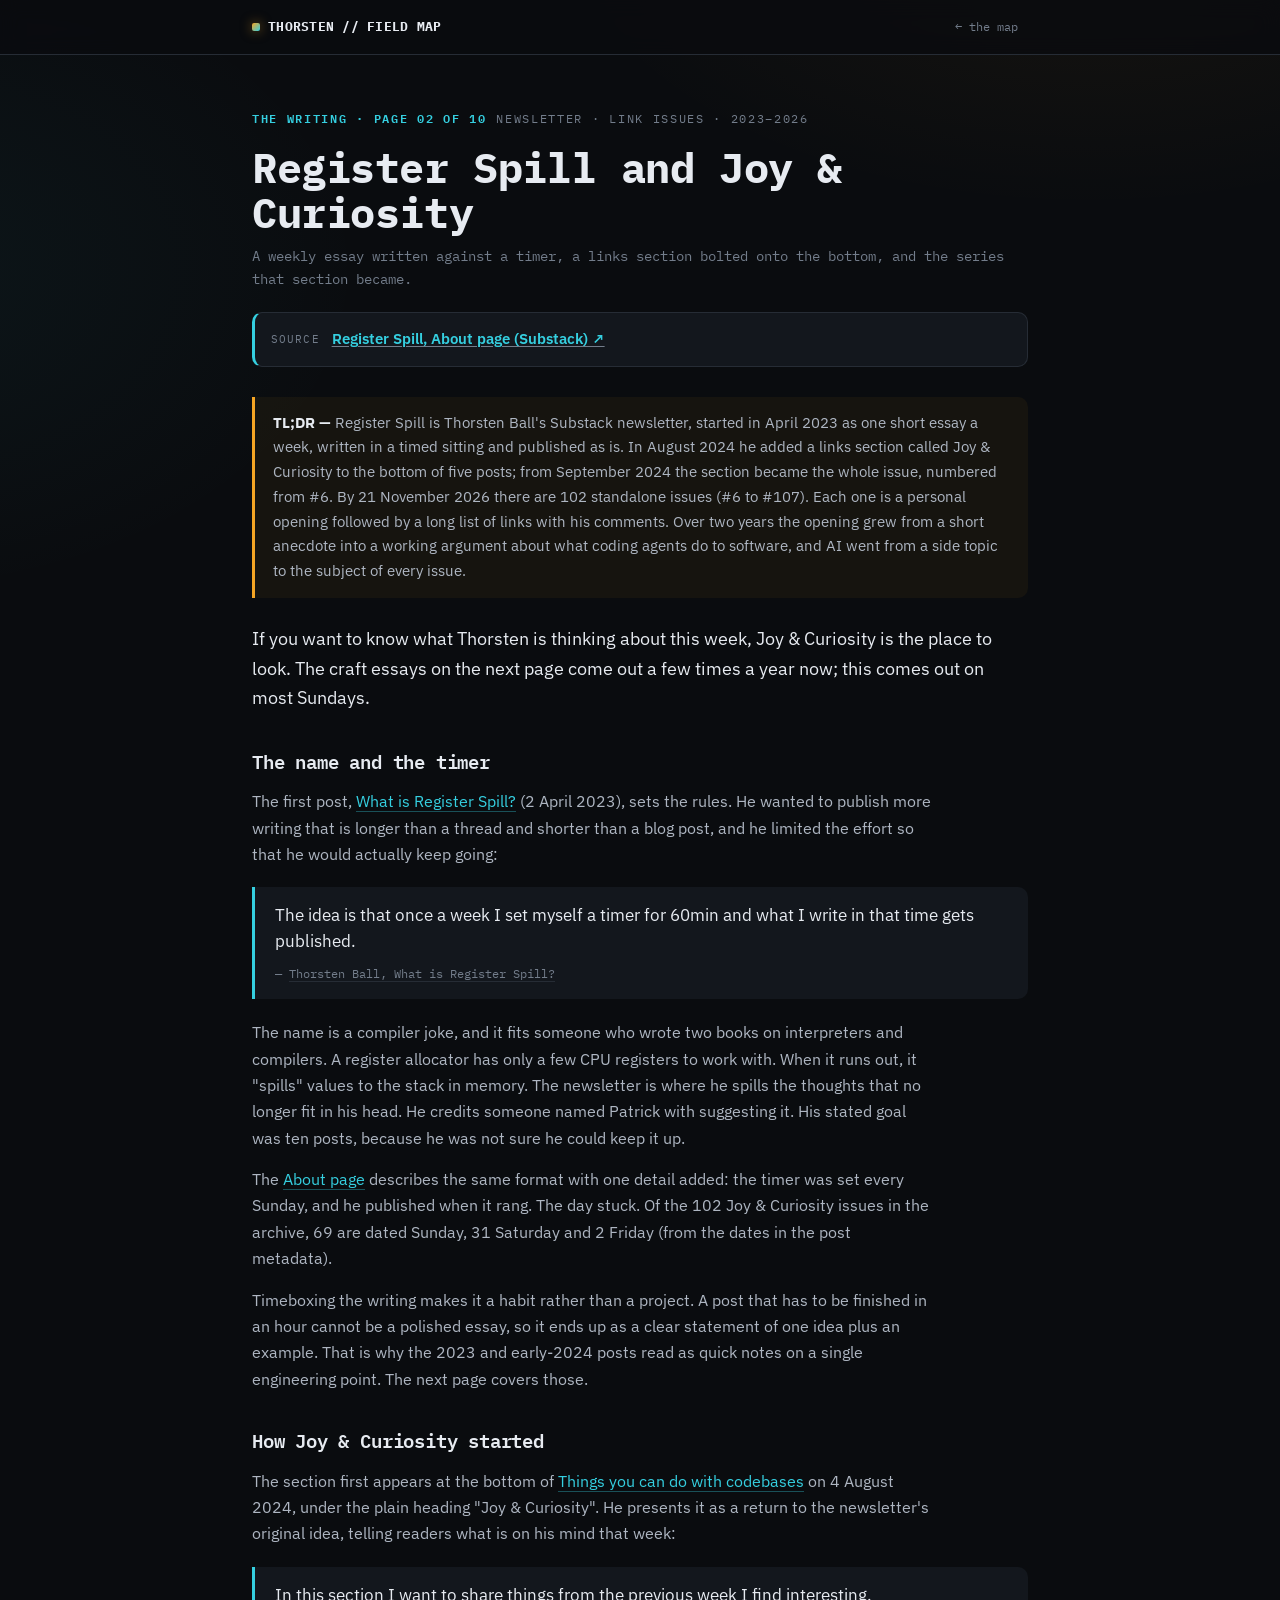
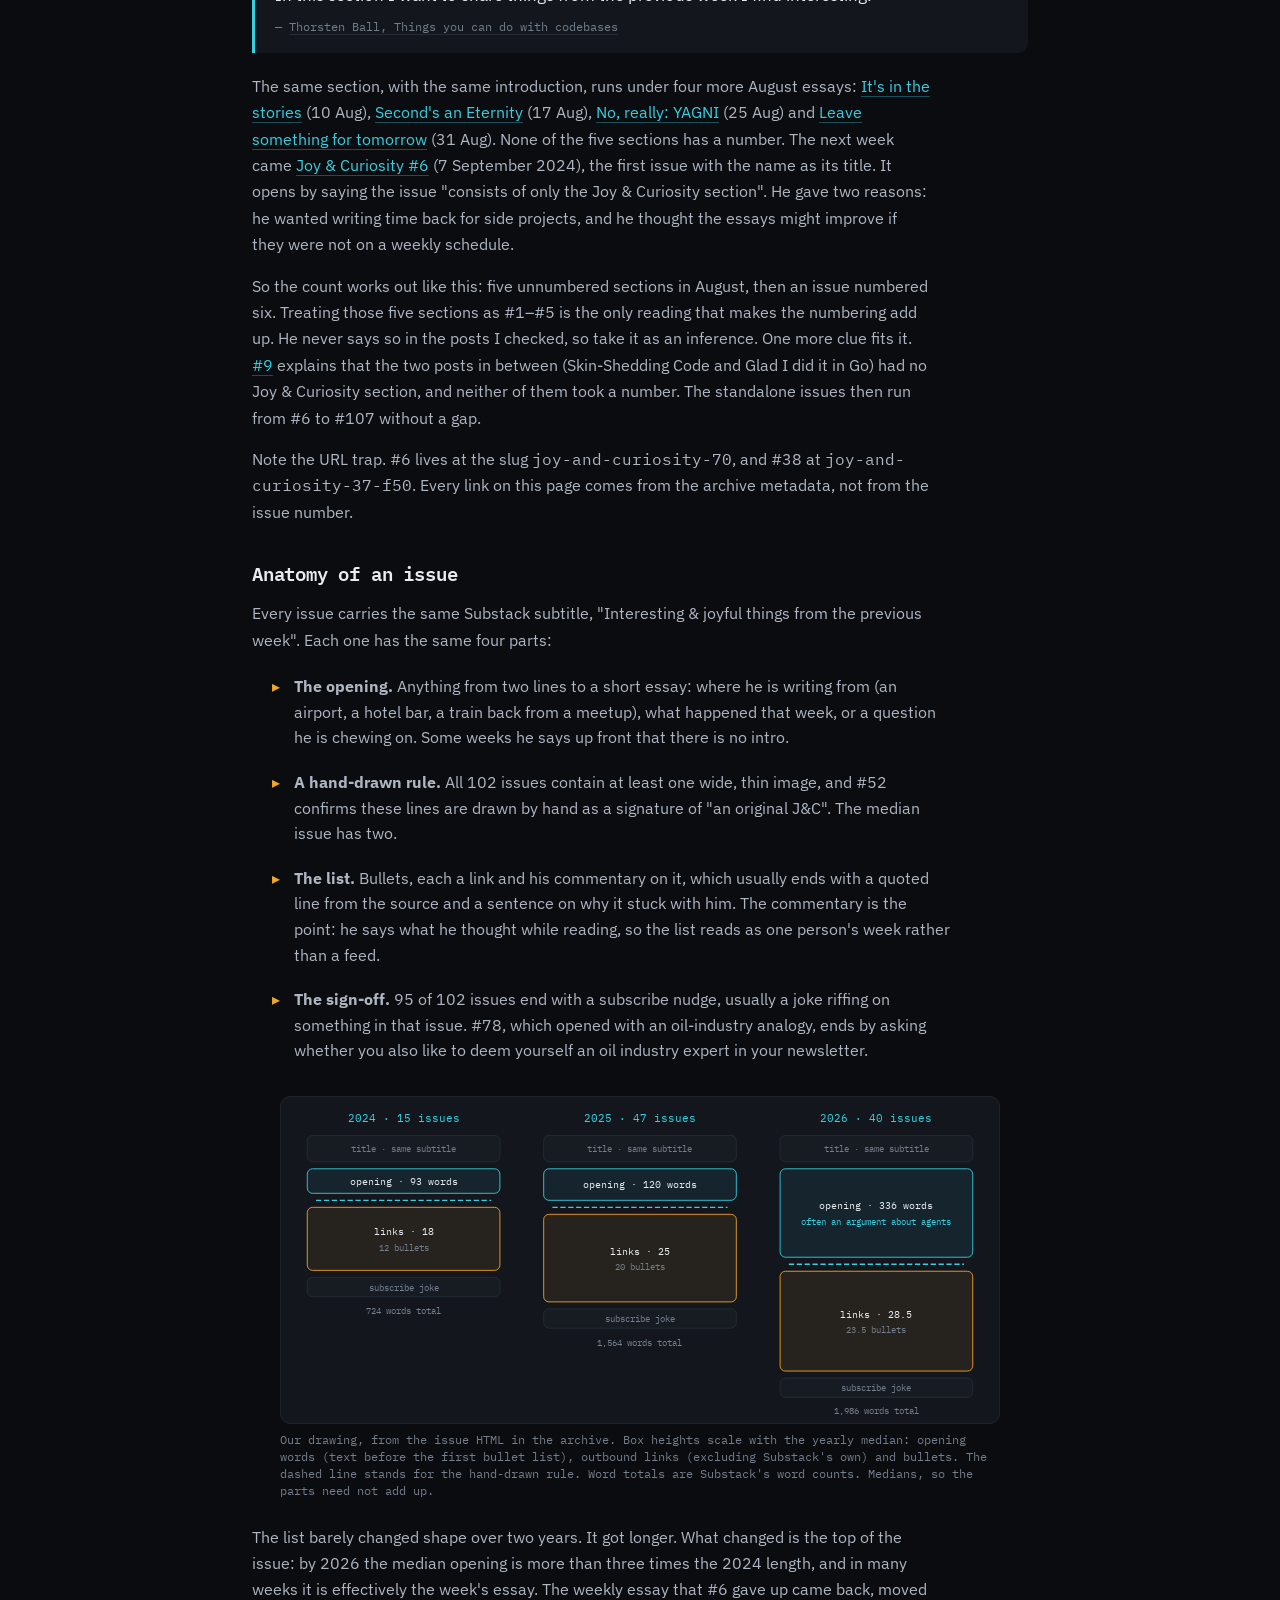
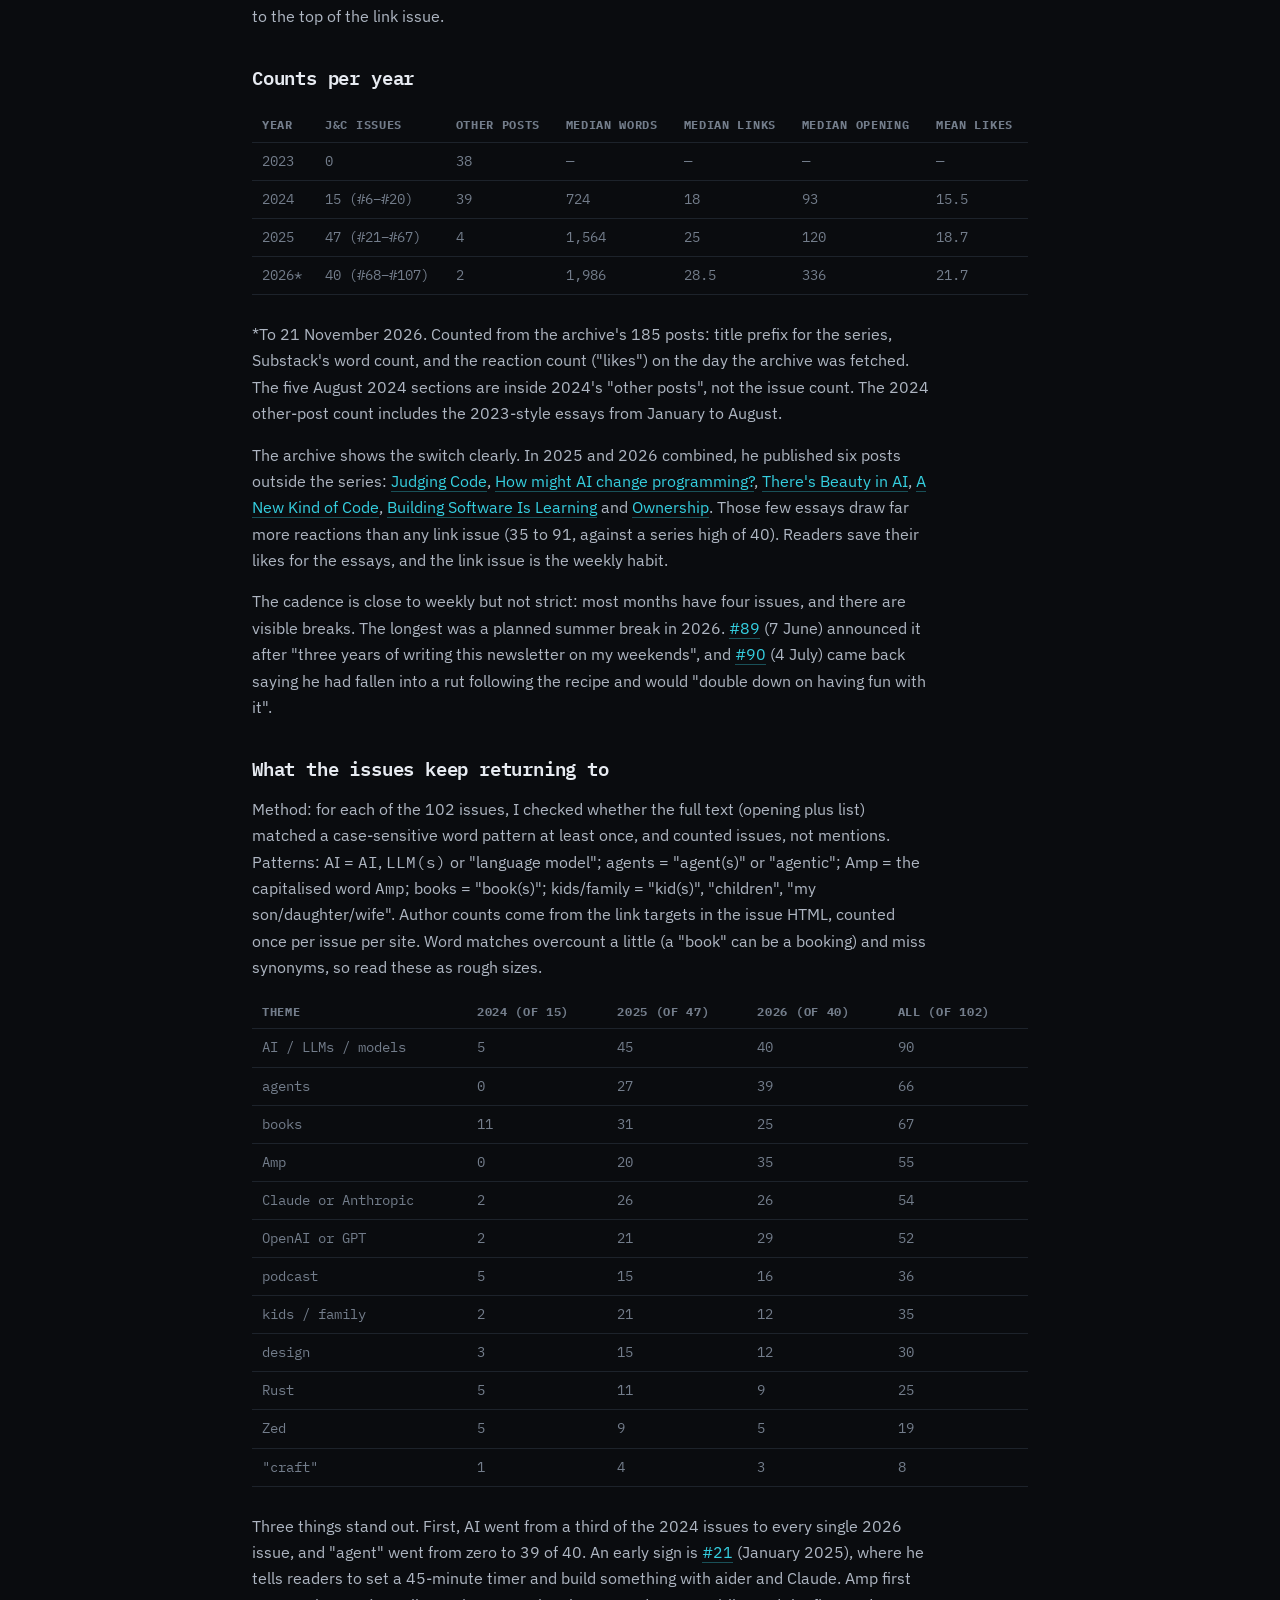
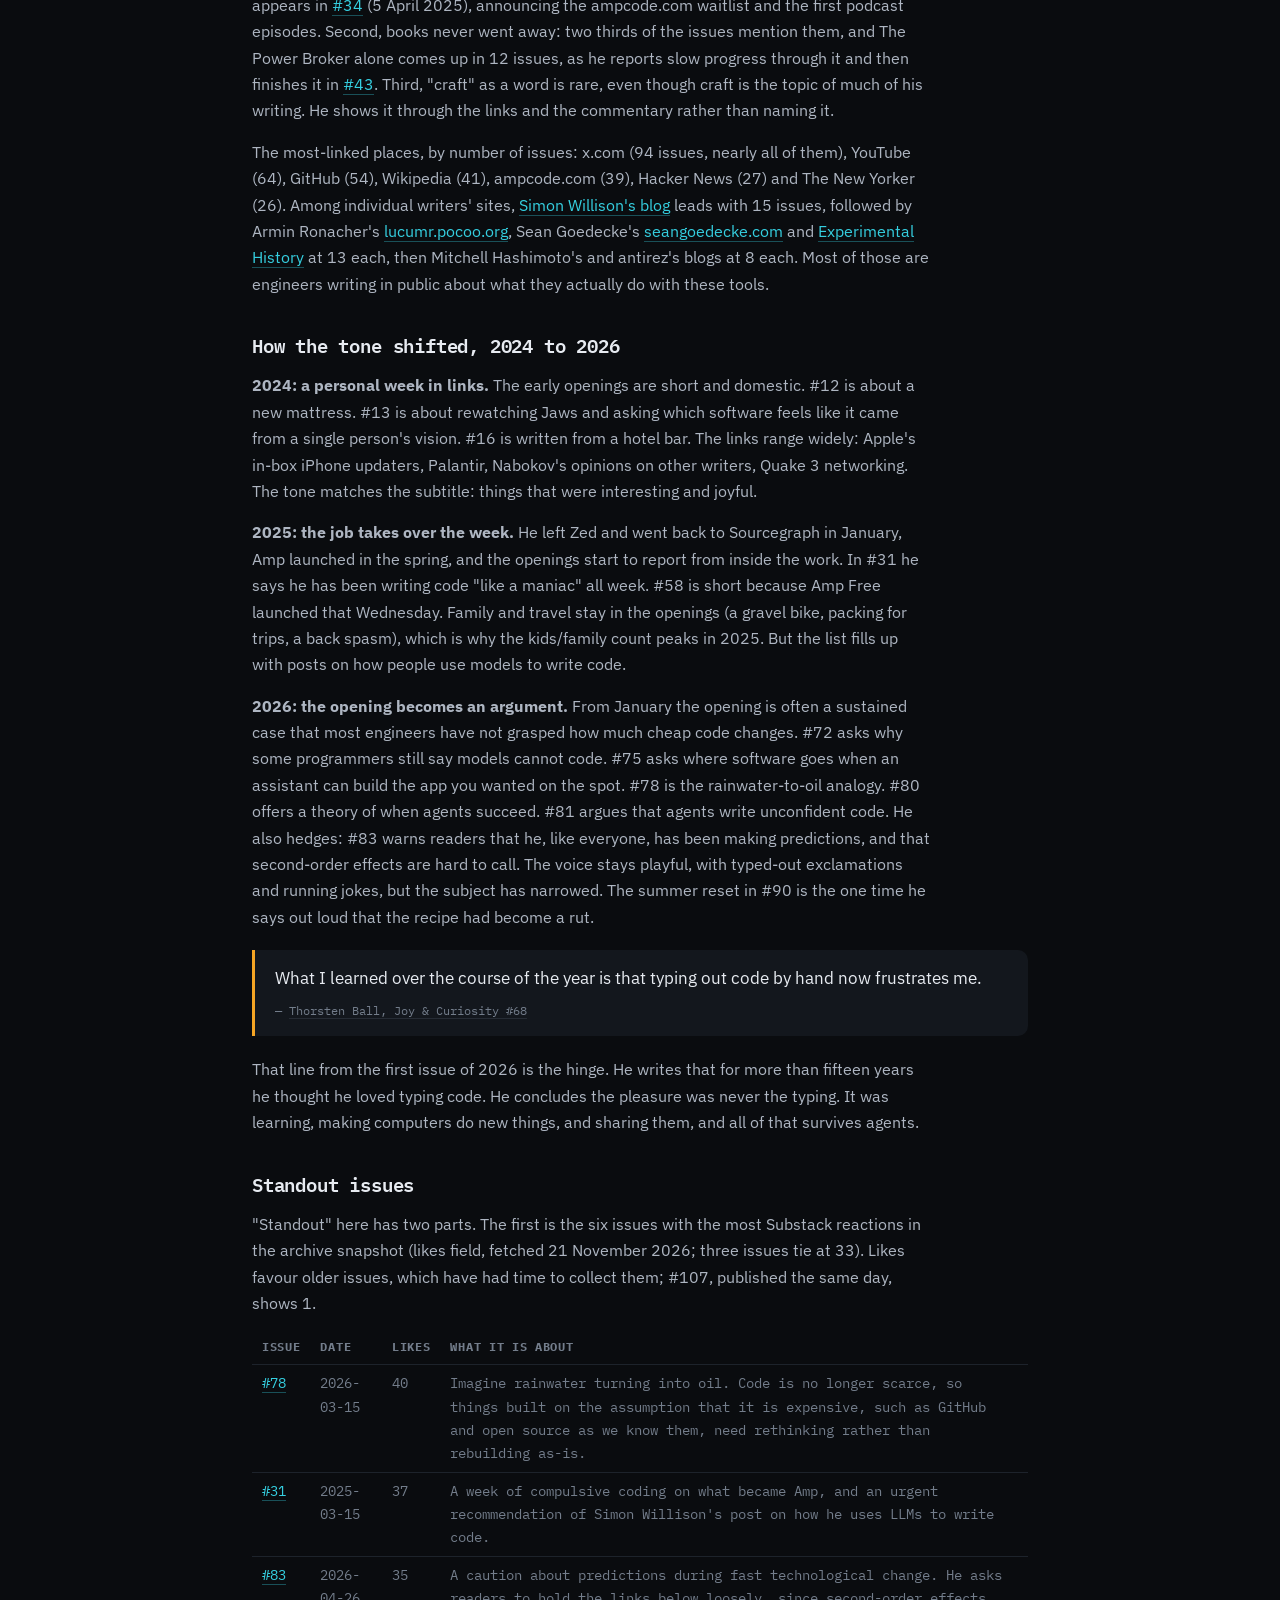
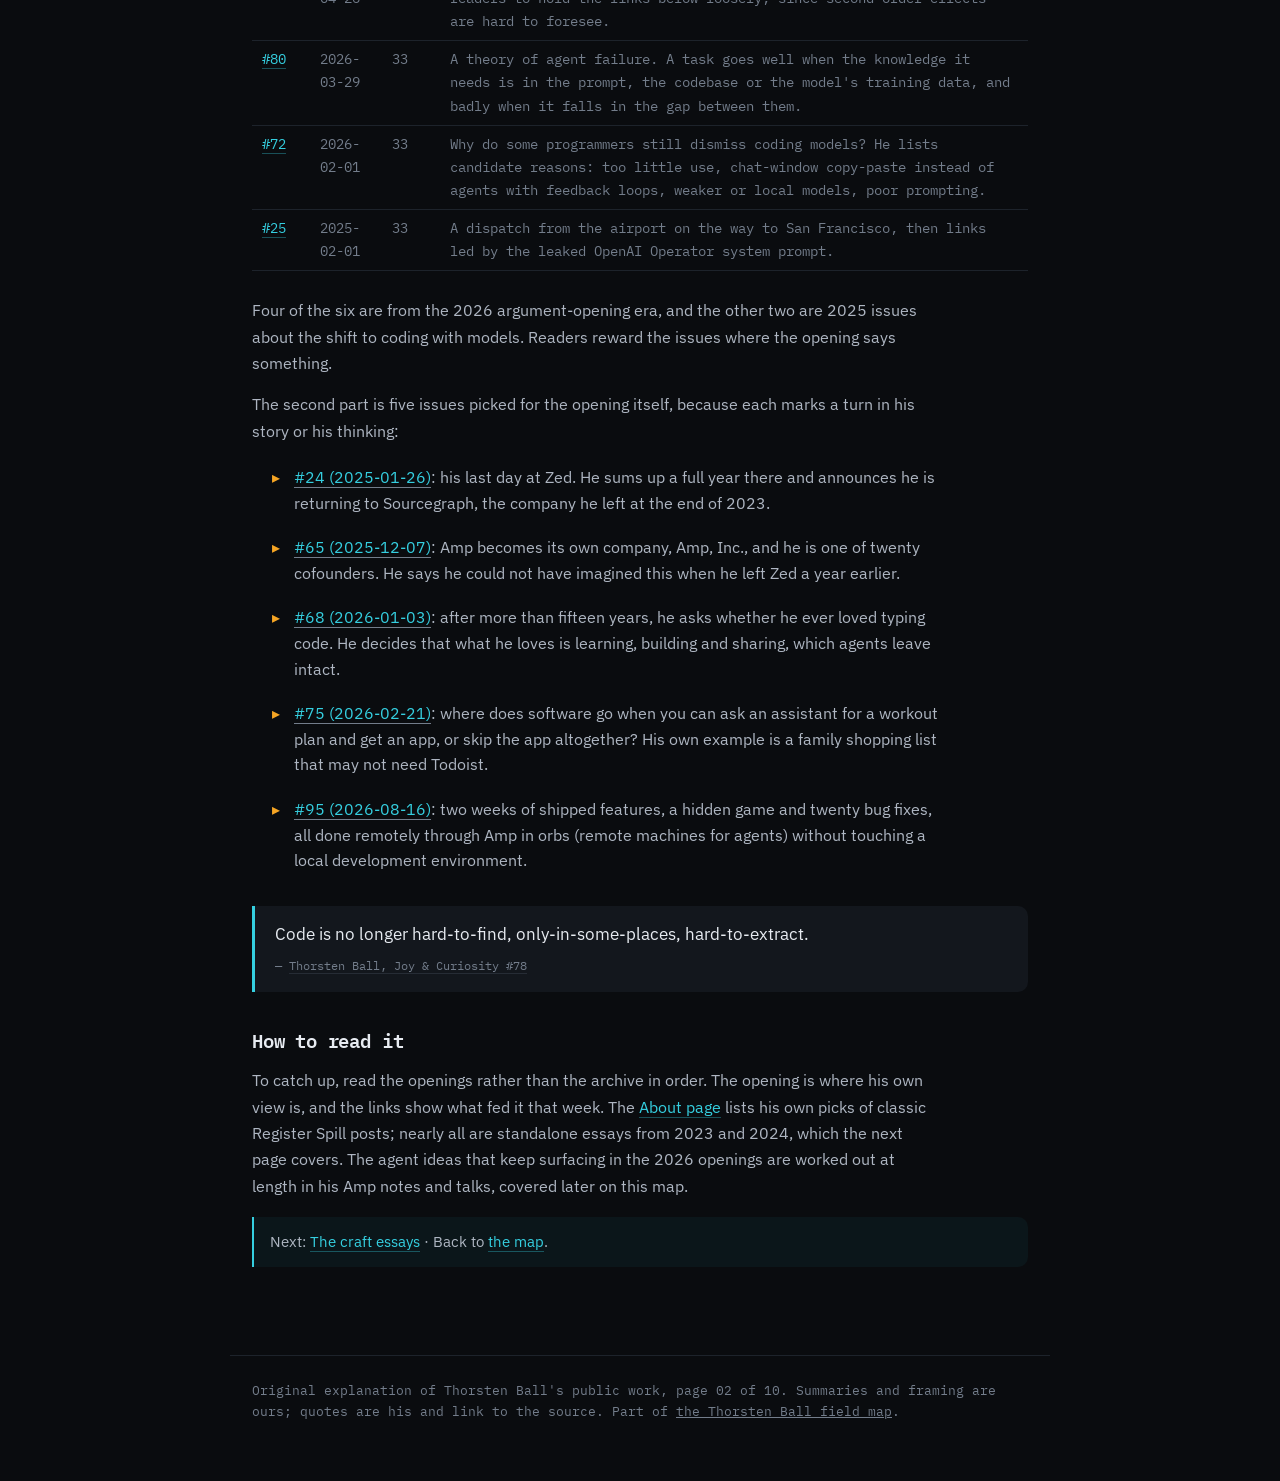
<file: pages/p02.html>
<!DOCTYPE html>
<html lang="en">
<head>
<meta charset="UTF-8" />
<meta name="viewport" content="width=device-width, initial-scale=1.0" />
<title>Register Spill and Joy &amp; Curiosity &mdash; Thorsten Ball, mapped</title>
<meta name="description" content="Thorsten Ball's newsletter Register Spill: how a weekly timed essay turned into the Joy &amp; Curiosity link issues, what those 102 issues keep returning to, how the tone moved from personal notes to arguments about agents, and which issues readers liked most." />
<link rel="preconnect" href="https://fonts.googleapis.com" />
<link rel="preconnect" href="https://fonts.gstatic.com" crossorigin />
<link href="https://fonts.googleapis.com/css2?family=IBM+Plex+Mono:wght@400;500;600;700&family=IBM+Plex+Sans:wght@400;500;600;700&display=swap" rel="stylesheet" />
<link rel="stylesheet" href="../paper.css" />
</head>
<body>
<header class="bar"><div class="bar-in">
  <div class="brand"><span class="dot"></span>THORSTEN&nbsp;//&nbsp;FIELD&nbsp;MAP</div>
  <a class="back" href="../index.html#writing">&larr; the map</a>
</div></header>
<main>
  <div class="eyebrow"><span class="box bb mono">THE WRITING &middot; PAGE 02 OF 10</span><span class="mono">newsletter &middot; link issues &middot; 2023&ndash;2026</span></div>
  <h1>Register Spill and Joy &amp; Curiosity</h1>
  <div class="authors">A weekly essay written against a timer, a links section bolted onto the bottom, and the series that section became.</div>
  <div class="paperlink" style="border-left-color:var(--def)"><span class="lbl">Source</span><a href="https://registerspill.thorstenball.com/about" target="_blank" rel="noopener">Register Spill, About page (Substack) &#8599;</a></div>
  <div class="tldr"><b>TL;DR &mdash;</b> Register Spill is Thorsten Ball's Substack newsletter, started in April 2023 as one short essay a week, written in a timed sitting and published as is. In August 2024 he added a links section called Joy &amp; Curiosity to the bottom of five posts; from September 2024 the section became the whole issue, numbered from #6. By 21 November 2026 there are 102 standalone issues (#6 to #107). Each one is a personal opening followed by a long list of links with his comments. Over two years the opening grew from a short anecdote into a working argument about what coding agents do to software, and AI went from a side topic to the subject of every issue.</div>

  <p class="lead">If you want to know what Thorsten is thinking about this week, Joy &amp; Curiosity is the place to look. The craft essays on the next page come out a few times a year now; this comes out on most Sundays.</p>

  <h2 id="name">The name and the timer</h2>
  <p>The first post, <a class="lnk" href="https://registerspill.thorstenball.com/p/coming-soon" target="_blank" rel="noopener">What is Register Spill?</a> (2 April 2023), sets the rules. He wanted to publish more writing that is longer than a thread and shorter than a blog post, and he limited the effort so that he would actually keep going:</p>
  <blockquote class="q">The idea is that once a week I set myself a timer for 60min and what I write in that time gets published.<span class="cite">&mdash; <a href="https://registerspill.thorstenball.com/p/coming-soon" target="_blank" rel="noopener">Thorsten Ball, What is Register Spill?</a></span></blockquote>
  <p>The name is a compiler joke, and it fits someone who wrote two books on interpreters and compilers. A register allocator has only a few CPU registers to work with. When it runs out, it "spills" values to the stack in memory. The newsletter is where he spills the thoughts that no longer fit in his head. He credits someone named Patrick with suggesting it. His stated goal was ten posts, because he was not sure he could keep it up.</p>
  <p>The <a class="lnk" href="https://registerspill.thorstenball.com/about" target="_blank" rel="noopener">About page</a> describes the same format with one detail added: the timer was set every Sunday, and he published when it rang. The day stuck. Of the 102 Joy &amp; Curiosity issues in the archive, 69 are dated Sunday, 31 Saturday and 2 Friday (from the dates in the post metadata).</p>
  <p>Timeboxing the writing makes it a habit rather than a project. A post that has to be finished in an hour cannot be a polished essay, so it ends up as a clear statement of one idea plus an example. That is why the 2023 and early-2024 posts read as quick notes on a single engineering point. The next page covers those.</p>

  <h2 id="origin">How Joy &amp; Curiosity started</h2>
  <p>The section first appears at the bottom of <a class="lnk" href="https://registerspill.thorstenball.com/p/things-you-can-to-with-codebases" target="_blank" rel="noopener">Things you can do with codebases</a> on 4 August 2024, under the plain heading "Joy &amp; Curiosity". He presents it as a return to the newsletter's original idea, telling readers what is on his mind that week:</p>
  <blockquote class="q">In this section I want to share things from the previous week I find interesting.<span class="cite">&mdash; <a href="https://registerspill.thorstenball.com/p/things-you-can-to-with-codebases" target="_blank" rel="noopener">Thorsten Ball, Things you can do with codebases</a></span></blockquote>
  <p>The same section, with the same introduction, runs under four more August essays: <a class="lnk" href="https://registerspill.thorstenball.com/p/its-in-the-stories" target="_blank" rel="noopener">It's in the stories</a> (10 Aug), <a class="lnk" href="https://registerspill.thorstenball.com/p/seconds-an-eternity" target="_blank" rel="noopener">Second's an Eternity</a> (17 Aug), <a class="lnk" href="https://registerspill.thorstenball.com/p/no-really-yagni" target="_blank" rel="noopener">No, really: YAGNI</a> (25 Aug) and <a class="lnk" href="https://registerspill.thorstenball.com/p/leave-something-for-tomorrow" target="_blank" rel="noopener">Leave something for tomorrow</a> (31 Aug). None of the five sections has a number. The next week came <a class="lnk" href="https://registerspill.thorstenball.com/p/joy-and-curiosity-70" target="_blank" rel="noopener">Joy &amp; Curiosity #6</a> (7 September 2024), the first issue with the name as its title. It opens by saying the issue "consists of only the Joy &amp; Curiosity section". He gave two reasons: he wanted writing time back for side projects, and he thought the essays might improve if they were not on a weekly schedule.</p>
  <p>So the count works out like this: five unnumbered sections in August, then an issue numbered six. Treating those five sections as #1&ndash;#5 is the only reading that makes the numbering add up. He never says so in the posts I checked, so take it as an inference. One more clue fits it. <a class="lnk" href="https://registerspill.thorstenball.com/p/joy-and-curiosity-9" target="_blank" rel="noopener">#9</a> explains that the two posts in between (Skin-Shedding Code and Glad I did it in Go) had no Joy &amp; Curiosity section, and neither of them took a number. The standalone issues then run from #6 to #107 without a gap.</p>
  <p>Note the URL trap. #6 lives at the slug <span class="mono">joy-and-curiosity-70</span>, and #38 at <span class="mono">joy-and-curiosity-37-f50</span>. Every link on this page comes from the archive metadata, not from the issue number.</p>

  <h2 id="anatomy">Anatomy of an issue</h2>
  <p>Every issue carries the same Substack subtitle, "Interesting &amp; joyful things from the previous week". Each one has the same four parts:</p>
  <ul class="outline">
    <li><b>The opening.</b> Anything from two lines to a short essay: where he is writing from (an airport, a hotel bar, a train back from a meetup), what happened that week, or a question he is chewing on. Some weeks he says up front that there is no intro.</li>
    <li><b>A hand-drawn rule.</b> All 102 issues contain at least one wide, thin image, and #52 confirms these lines are drawn by hand as a signature of "an original J&amp;C". The median issue has two.</li>
    <li><b>The list.</b> Bullets, each a link and his commentary on it, which usually ends with a quoted line from the source and a sentence on why it stuck with him. The commentary is the point: he says what he thought while reading, so the list reads as one person's week rather than a feed.</li>
    <li><b>The sign-off.</b> 95 of 102 issues end with a subscribe nudge, usually a joke riffing on something in that issue. #78, which opened with an oil-industry analogy, ends by asking whether you also like to deem yourself an oil industry expert in your newsletter.</li>
  </ul>
  <figure class="fig wide"><div class="media">
    <svg class="dg" viewBox="0 0 820 372" role="img" aria-label="The parts of a Joy and Curiosity issue, drawn to median size for 2024, 2025 and 2026">
      <title>Anatomy of a Joy &amp; Curiosity issue, median sizes by year</title>
      <text class="t-def" x="140" y="28" text-anchor="middle" font-size="13">2024 &#183; 15 issues</text>
      <text class="t-def" x="410" y="28" text-anchor="middle" font-size="13">2025 &#183; 47 issues</text>
      <text class="t-def" x="680" y="28" text-anchor="middle" font-size="13">2026 &#183; 40 issues</text>

      <rect class="box" x="30" y="44" width="220" height="30" rx="6"/>
      <text class="t-dim" x="140" y="63" text-anchor="middle" font-size="10.5">title &#183; same subtitle</text>
      <rect class="box-def" x="30" y="82" width="220" height="28" rx="6"/>
      <text class="t-ink" x="140" y="100" text-anchor="middle" font-size="11">opening &#183; 93 words</text>
      <line class="ln-def" x1="40" y1="118" x2="240" y2="118" stroke-dasharray="6 3"/>
      <rect class="box-off" x="30" y="126" width="220" height="72" rx="6"/>
      <text class="t-ink" x="140" y="158" text-anchor="middle" font-size="11">links &#183; 18</text>
      <text class="t-dim" x="140" y="176" text-anchor="middle" font-size="10.5">12 bullets</text>
      <rect class="box" x="30" y="206" width="220" height="22" rx="6"/>
      <text class="t-dim" x="140" y="221" text-anchor="middle" font-size="10.5">subscribe joke</text>
      <text class="t-dim" x="140" y="248" text-anchor="middle" font-size="10.5">724 words total</text>

      <rect class="box" x="300" y="44" width="220" height="30" rx="6"/>
      <text class="t-dim" x="410" y="63" text-anchor="middle" font-size="10.5">title &#183; same subtitle</text>
      <rect class="box-def" x="300" y="82" width="220" height="36" rx="6"/>
      <text class="t-ink" x="410" y="104" text-anchor="middle" font-size="11">opening &#183; 120 words</text>
      <line class="ln-def" x1="310" y1="126" x2="510" y2="126" stroke-dasharray="6 3"/>
      <rect class="box-off" x="300" y="134" width="220" height="100" rx="6"/>
      <text class="t-ink" x="410" y="180" text-anchor="middle" font-size="11">links &#183; 25</text>
      <text class="t-dim" x="410" y="198" text-anchor="middle" font-size="10.5">20 bullets</text>
      <rect class="box" x="300" y="242" width="220" height="22" rx="6"/>
      <text class="t-dim" x="410" y="257" text-anchor="middle" font-size="10.5">subscribe joke</text>
      <text class="t-dim" x="410" y="284" text-anchor="middle" font-size="10.5">1,564 words total</text>

      <rect class="box" x="570" y="44" width="220" height="30" rx="6"/>
      <text class="t-dim" x="680" y="63" text-anchor="middle" font-size="10.5">title &#183; same subtitle</text>
      <rect class="box-def" x="570" y="82" width="220" height="101" rx="6"/>
      <text class="t-ink" x="680" y="128" text-anchor="middle" font-size="11">opening &#183; 336 words</text>
      <text class="t-def" x="680" y="146" text-anchor="middle" font-size="10.5">often an argument about agents</text>
      <line class="ln-def" x1="580" y1="191" x2="780" y2="191" stroke-dasharray="6 3"/>
      <rect class="box-off" x="570" y="199" width="220" height="114" rx="6"/>
      <text class="t-ink" x="680" y="252" text-anchor="middle" font-size="11">links &#183; 28.5</text>
      <text class="t-dim" x="680" y="270" text-anchor="middle" font-size="10.5">23.5 bullets</text>
      <rect class="box" x="570" y="321" width="220" height="22" rx="6"/>
      <text class="t-dim" x="680" y="336" text-anchor="middle" font-size="10.5">subscribe joke</text>
      <text class="t-dim" x="680" y="362" text-anchor="middle" font-size="10.5">1,986 words total</text>
    </svg>
  </div>
  <figcaption>Our drawing, from the issue HTML in the archive. Box heights scale with the yearly median: opening words (text before the first bullet list), outbound links (excluding Substack's own) and bullets. The dashed line stands for the hand-drawn rule. Word totals are Substack's word counts. Medians, so the parts need not add up.</figcaption></figure>
  <p>The list barely changed shape over two years. It got longer. What changed is the top of the issue: by 2026 the median opening is more than three times the 2024 length, and in many weeks it is effectively the week's essay. The weekly essay that #6 gave up came back, moved to the top of the link issue.</p>

  <h2 id="volume">Counts per year</h2>
  <div class="scroll"><table class="kv">
    <tr><th>Year</th><th>J&amp;C issues</th><th>Other posts</th><th>Median words</th><th>Median links</th><th>Median opening</th><th>Mean likes</th></tr>
    <tr><td>2023</td><td>0</td><td>38</td><td>&mdash;</td><td>&mdash;</td><td>&mdash;</td><td>&mdash;</td></tr>
    <tr><td>2024</td><td>15 (#6&ndash;#20)</td><td>39</td><td>724</td><td>18</td><td>93</td><td>15.5</td></tr>
    <tr><td>2025</td><td>47 (#21&ndash;#67)</td><td>4</td><td>1,564</td><td>25</td><td>120</td><td>18.7</td></tr>
    <tr><td>2026*</td><td>40 (#68&ndash;#107)</td><td>2</td><td>1,986</td><td>28.5</td><td>336</td><td>21.7</td></tr>
  </table></div>
  <p>*To 21 November 2026. Counted from the archive's 185 posts: title prefix for the series, Substack's word count, and the reaction count ("likes") on the day the archive was fetched. The five August 2024 sections are inside 2024's "other posts", not the issue count. The 2024 other-post count includes the 2023-style essays from January to August.</p>
  <p>The archive shows the switch clearly. In 2025 and 2026 combined, he published six posts outside the series: <a class="lnk" href="https://registerspill.thorstenball.com/p/judging-code" target="_blank" rel="noopener">Judging Code</a>, <a class="lnk" href="https://registerspill.thorstenball.com/p/how-might-ai-change-programming" target="_blank" rel="noopener">How might AI change programming?</a>, <a class="lnk" href="https://registerspill.thorstenball.com/p/theres-beauty-in-ai" target="_blank" rel="noopener">There's Beauty in AI</a>, <a class="lnk" href="https://registerspill.thorstenball.com/p/a-new-kind-of-code" target="_blank" rel="noopener">A New Kind of Code</a>, <a class="lnk" href="https://registerspill.thorstenball.com/p/building-software-is-learning" target="_blank" rel="noopener">Building Software Is Learning</a> and <a class="lnk" href="https://registerspill.thorstenball.com/p/ownership" target="_blank" rel="noopener">Ownership</a>. Those few essays draw far more reactions than any link issue (35 to 91, against a series high of 40). Readers save their likes for the essays, and the link issue is the weekly habit.</p>
  <p>The cadence is close to weekly but not strict: most months have four issues, and there are visible breaks. The longest was a planned summer break in 2026. <a class="lnk" href="https://registerspill.thorstenball.com/p/joy-and-curiosity-89" target="_blank" rel="noopener">#89</a> (7 June) announced it after "three years of writing this newsletter on my weekends", and <a class="lnk" href="https://registerspill.thorstenball.com/p/joy-and-curiosity-90" target="_blank" rel="noopener">#90</a> (4 July) came back saying he had fallen into a rut following the recipe and would "double down on having fun with it".</p>

  <h2 id="themes">What the issues keep returning to</h2>
  <p>Method: for each of the 102 issues, I checked whether the full text (opening plus list) matched a case-sensitive word pattern at least once, and counted issues, not mentions. Patterns: AI = <span class="mono">AI</span>, <span class="mono">LLM(s)</span> or "language model"; agents = "agent(s)" or "agentic"; Amp = the capitalised word <span class="mono">Amp</span>; books = "book(s)"; kids/family = "kid(s)", "children", "my son/daughter/wife". Author counts come from the link targets in the issue HTML, counted once per issue per site. Word matches overcount a little (a "book" can be a booking) and miss synonyms, so read these as rough sizes.</p>
  <div class="scroll"><table class="kv">
    <tr><th>Theme</th><th>2024 (of 15)</th><th>2025 (of 47)</th><th>2026 (of 40)</th><th>All (of 102)</th></tr>
    <tr><td>AI / LLMs / models</td><td>5</td><td>45</td><td>40</td><td>90</td></tr>
    <tr><td>agents</td><td>0</td><td>27</td><td>39</td><td>66</td></tr>
    <tr><td>books</td><td>11</td><td>31</td><td>25</td><td>67</td></tr>
    <tr><td>Amp</td><td>0</td><td>20</td><td>35</td><td>55</td></tr>
    <tr><td>Claude or Anthropic</td><td>2</td><td>26</td><td>26</td><td>54</td></tr>
    <tr><td>OpenAI or GPT</td><td>2</td><td>21</td><td>29</td><td>52</td></tr>
    <tr><td>podcast</td><td>5</td><td>15</td><td>16</td><td>36</td></tr>
    <tr><td>kids / family</td><td>2</td><td>21</td><td>12</td><td>35</td></tr>
    <tr><td>design</td><td>3</td><td>15</td><td>12</td><td>30</td></tr>
    <tr><td>Rust</td><td>5</td><td>11</td><td>9</td><td>25</td></tr>
    <tr><td>Zed</td><td>5</td><td>9</td><td>5</td><td>19</td></tr>
    <tr><td>"craft"</td><td>1</td><td>4</td><td>3</td><td>8</td></tr>
  </table></div>
  <p>Three things stand out. First, AI went from a third of the 2024 issues to every single 2026 issue, and "agent" went from zero to 39 of 40. An early sign is <a class="lnk" href="https://registerspill.thorstenball.com/p/joy-and-curiosity-21" target="_blank" rel="noopener">#21</a> (January 2025), where he tells readers to set a 45-minute timer and build something with aider and Claude. Amp first appears in <a class="lnk" href="https://registerspill.thorstenball.com/p/joy-and-curiosity-34" target="_blank" rel="noopener">#34</a> (5 April 2025), announcing the ampcode.com waitlist and the first podcast episodes. Second, books never went away: two thirds of the issues mention them, and The Power Broker alone comes up in 12 issues, as he reports slow progress through it and then finishes it in <a class="lnk" href="https://registerspill.thorstenball.com/p/joy-and-curiosity-43" target="_blank" rel="noopener">#43</a>. Third, "craft" as a word is rare, even though craft is the topic of much of his writing. He shows it through the links and the commentary rather than naming it.</p>
  <p>The most-linked places, by number of issues: x.com (94 issues, nearly all of them), YouTube (64), GitHub (54), Wikipedia (41), ampcode.com (39), Hacker News (27) and The New Yorker (26). Among individual writers' sites, <a class="lnk" href="https://simonwillison.net/" target="_blank" rel="noopener">Simon Willison's blog</a> leads with 15 issues, followed by Armin Ronacher's <a class="lnk" href="https://lucumr.pocoo.org/" target="_blank" rel="noopener">lucumr.pocoo.org</a>, Sean Goedecke's <a class="lnk" href="https://www.seangoedecke.com/" target="_blank" rel="noopener">seangoedecke.com</a> and <a class="lnk" href="https://www.experimental-history.com/" target="_blank" rel="noopener">Experimental History</a> at 13 each, then Mitchell Hashimoto's and antirez's blogs at 8 each. Most of those are engineers writing in public about what they actually do with these tools.</p>

  <h2 id="tone">How the tone shifted, 2024 to 2026</h2>
  <p><b>2024: a personal week in links.</b> The early openings are short and domestic. #12 is about a new mattress. #13 is about rewatching Jaws and asking which software feels like it came from a single person's vision. #16 is written from a hotel bar. The links range widely: Apple's in-box iPhone updaters, Palantir, Nabokov's opinions on other writers, Quake 3 networking. The tone matches the subtitle: things that were interesting and joyful.</p>
  <p><b>2025: the job takes over the week.</b> He left Zed and went back to Sourcegraph in January, Amp launched in the spring, and the openings start to report from inside the work. In #31 he says he has been writing code "like a maniac" all week. #58 is short because Amp Free launched that Wednesday. Family and travel stay in the openings (a gravel bike, packing for trips, a back spasm), which is why the kids/family count peaks in 2025. But the list fills up with posts on how people use models to write code.</p>
  <p><b>2026: the opening becomes an argument.</b> From January the opening is often a sustained case that most engineers have not grasped how much cheap code changes. #72 asks why some programmers still say models cannot code. #75 asks where software goes when an assistant can build the app you wanted on the spot. #78 is the rainwater-to-oil analogy. #80 offers a theory of when agents succeed. #81 argues that agents write unconfident code. He also hedges: #83 warns readers that he, like everyone, has been making predictions, and that second-order effects are hard to call. The voice stays playful, with typed-out exclamations and running jokes, but the subject has narrowed. The summer reset in #90 is the one time he says out loud that the recipe had become a rut.</p>
  <blockquote class="q off">What I learned over the course of the year is that typing out code by hand now frustrates me.<span class="cite">&mdash; <a href="https://registerspill.thorstenball.com/p/joy-and-curiosity-68" target="_blank" rel="noopener">Thorsten Ball, Joy &amp; Curiosity #68</a></span></blockquote>
  <p>That line from the first issue of 2026 is the hinge. He writes that for more than fifteen years he thought he loved typing code. He concludes the pleasure was never the typing. It was learning, making computers do new things, and sharing them, and all of that survives agents.</p>

  <h2 id="standouts">Standout issues</h2>
  <p>"Standout" here has two parts. The first is the six issues with the most Substack reactions in the archive snapshot (likes field, fetched 21 November 2026; three issues tie at 33). Likes favour older issues, which have had time to collect them; #107, published the same day, shows 1.</p>
  <div class="scroll"><table class="kv">
    <tr><th>Issue</th><th>Date</th><th>Likes</th><th>What it is about</th></tr>
    <tr><td><a class="lnk" href="https://registerspill.thorstenball.com/p/joy-and-curiosity-78" target="_blank" rel="noopener">#78</a></td><td>2026-03-15</td><td>40</td><td>Imagine rainwater turning into oil. Code is no longer scarce, so things built on the assumption that it is expensive, such as GitHub and open source as we know them, need rethinking rather than rebuilding as-is.</td></tr>
    <tr><td><a class="lnk" href="https://registerspill.thorstenball.com/p/joy-and-curiosity-31" target="_blank" rel="noopener">#31</a></td><td>2025-03-15</td><td>37</td><td>A week of compulsive coding on what became Amp, and an urgent recommendation of Simon Willison's post on how he uses LLMs to write code.</td></tr>
    <tr><td><a class="lnk" href="https://registerspill.thorstenball.com/p/joy-and-curiosity-83" target="_blank" rel="noopener">#83</a></td><td>2026-04-26</td><td>35</td><td>A caution about predictions during fast technological change. He asks readers to hold the links below loosely, since second-order effects are hard to foresee.</td></tr>
    <tr><td><a class="lnk" href="https://registerspill.thorstenball.com/p/joy-and-curiosity-80" target="_blank" rel="noopener">#80</a></td><td>2026-03-29</td><td>33</td><td>A theory of agent failure. A task goes well when the knowledge it needs is in the prompt, the codebase or the model's training data, and badly when it falls in the gap between them.</td></tr>
    <tr><td><a class="lnk" href="https://registerspill.thorstenball.com/p/joy-and-curiosity-72" target="_blank" rel="noopener">#72</a></td><td>2026-02-01</td><td>33</td><td>Why do some programmers still dismiss coding models? He lists candidate reasons: too little use, chat-window copy-paste instead of agents with feedback loops, weaker or local models, poor prompting.</td></tr>
    <tr><td><a class="lnk" href="https://registerspill.thorstenball.com/p/joy-and-curiosity-25" target="_blank" rel="noopener">#25</a></td><td>2025-02-01</td><td>33</td><td>A dispatch from the airport on the way to San Francisco, then links led by the leaked OpenAI Operator system prompt.</td></tr>
  </table></div>
  <p>Four of the six are from the 2026 argument-opening era, and the other two are 2025 issues about the shift to coding with models. Readers reward the issues where the opening says something.</p>
  <p>The second part is five issues picked for the opening itself, because each marks a turn in his story or his thinking:</p>
  <ul class="readings">
    <li><a class="lnk" href="https://registerspill.thorstenball.com/p/joy-and-curiosity-24" target="_blank" rel="noopener">#24 (2025-01-26)</a>: his last day at Zed. He sums up a full year there and announces he is returning to Sourcegraph, the company he left at the end of 2023.</li>
    <li><a class="lnk" href="https://registerspill.thorstenball.com/p/joy-and-curiosity-65" target="_blank" rel="noopener">#65 (2025-12-07)</a>: Amp becomes its own company, Amp, Inc., and he is one of twenty cofounders. He says he could not have imagined this when he left Zed a year earlier.</li>
    <li><a class="lnk" href="https://registerspill.thorstenball.com/p/joy-and-curiosity-68" target="_blank" rel="noopener">#68 (2026-01-03)</a>: after more than fifteen years, he asks whether he ever loved typing code. He decides that what he loves is learning, building and sharing, which agents leave intact.</li>
    <li><a class="lnk" href="https://registerspill.thorstenball.com/p/joy-and-curiosity-75" target="_blank" rel="noopener">#75 (2026-02-21)</a>: where does software go when you can ask an assistant for a workout plan and get an app, or skip the app altogether? His own example is a family shopping list that may not need Todoist.</li>
    <li><a class="lnk" href="https://registerspill.thorstenball.com/p/joy-and-curiosity-95" target="_blank" rel="noopener">#95 (2026-08-16)</a>: two weeks of shipped features, a hidden game and twenty bug fixes, all done remotely through Amp in orbs (remote machines for agents) without touching a local development environment.</li>
  </ul>
  <blockquote class="q">Code is no longer hard-to-find, only-in-some-places, hard-to-extract.<span class="cite">&mdash; <a href="https://registerspill.thorstenball.com/p/joy-and-curiosity-78" target="_blank" rel="noopener">Thorsten Ball, Joy &amp; Curiosity #78</a></span></blockquote>

  <h2 id="reading">How to read it</h2>
  <p>To catch up, read the openings rather than the archive in order. The opening is where his own view is, and the links show what fed it that week. The <a class="lnk" href="https://registerspill.thorstenball.com/about" target="_blank" rel="noopener">About page</a> lists his own picks of classic Register Spill posts; nearly all are standalone essays from 2023 and 2024, which the next page covers. The agent ideas that keep surfacing in the 2026 openings are worked out at length in his Amp notes and talks, covered later on this map.</p>

  <div class="callout">Next: <a class="lnk" href="p03.html">The craft essays</a> &middot; Back to <a class="lnk" href="../index.html#writing">the map</a>.</div>
</main>
<footer>Original explanation of Thorsten Ball's public work, page 02 of 10. Summaries and framing are ours; quotes are his and link to the source. Part of <a href="../index.html">the Thorsten Ball field map</a>.</footer>
<!-- Private comments mode, inert unless ?annotate=1 (see assets/annotate.js in idvorkin-ai-tools.github.io) -->
<script src="https://idvorkin-ai-tools.github.io/assets/annotate.js" defer></script>
</body>
</html>
</file>
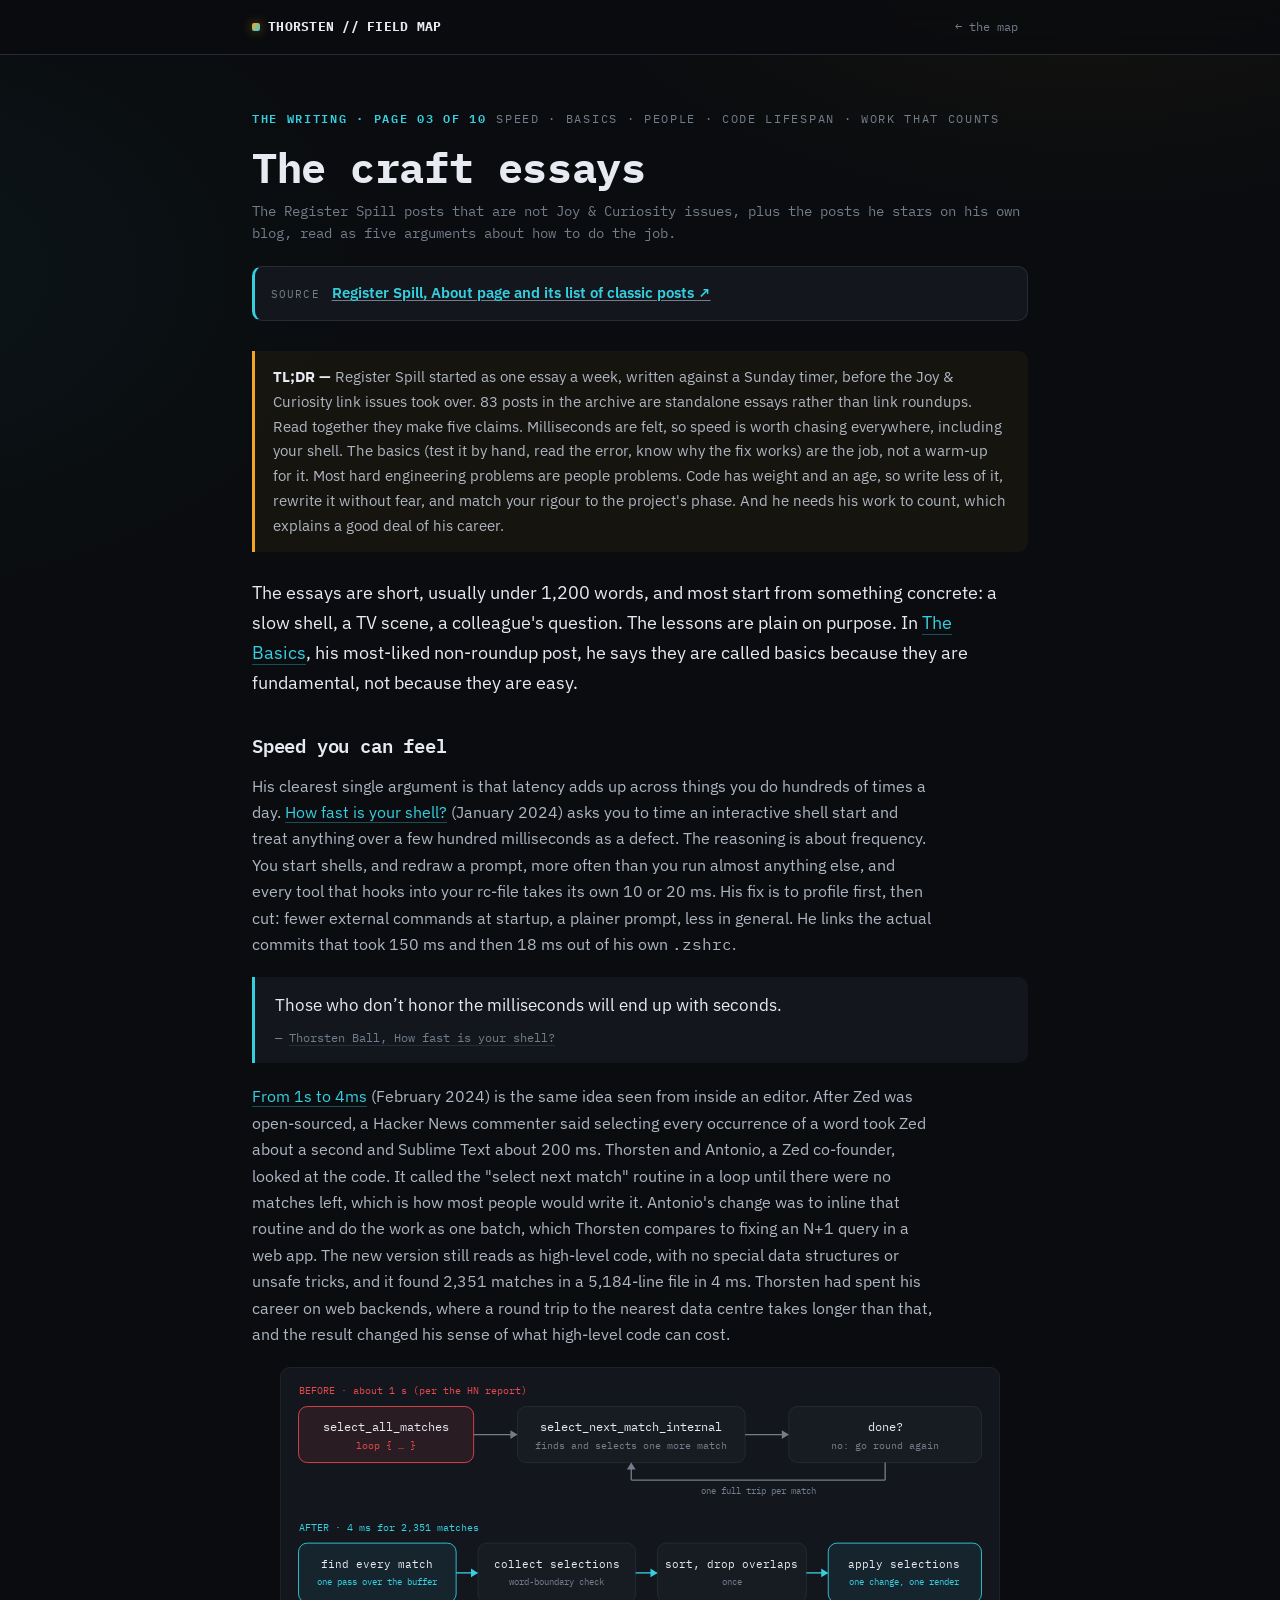
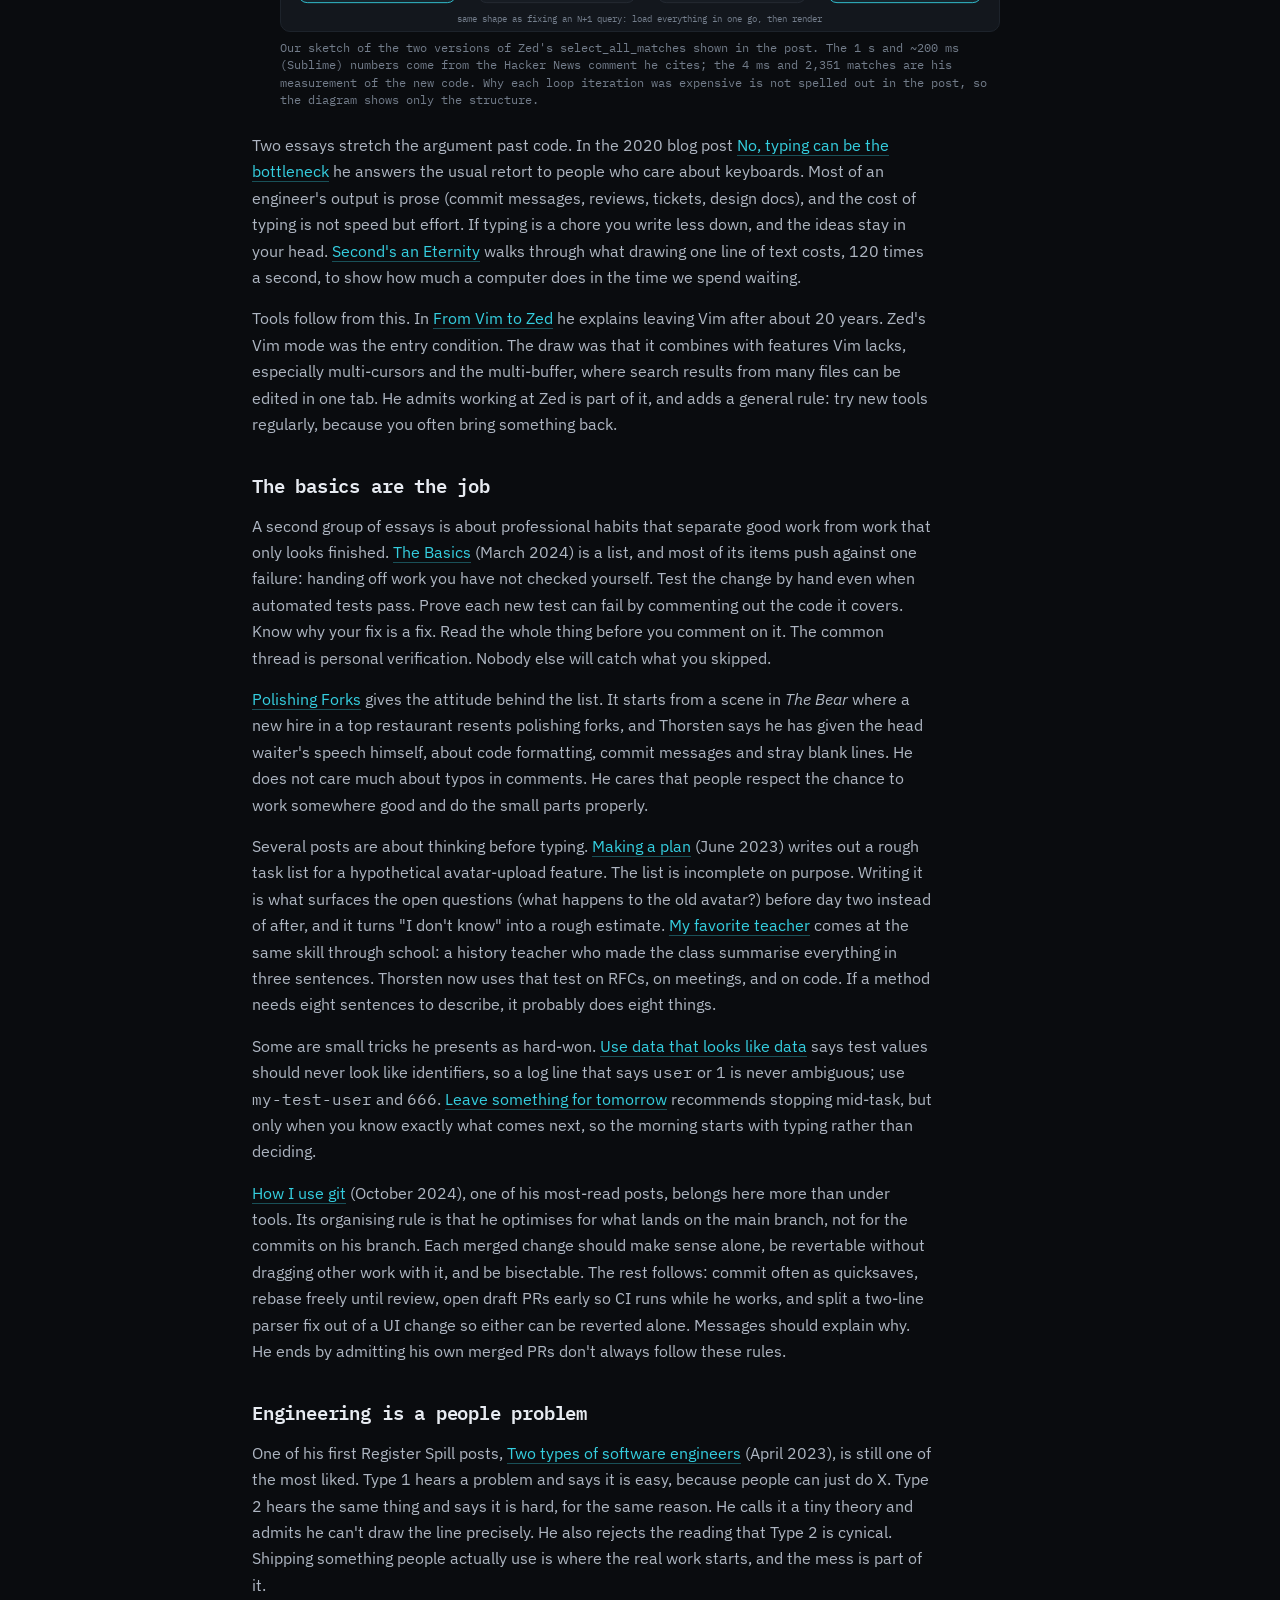
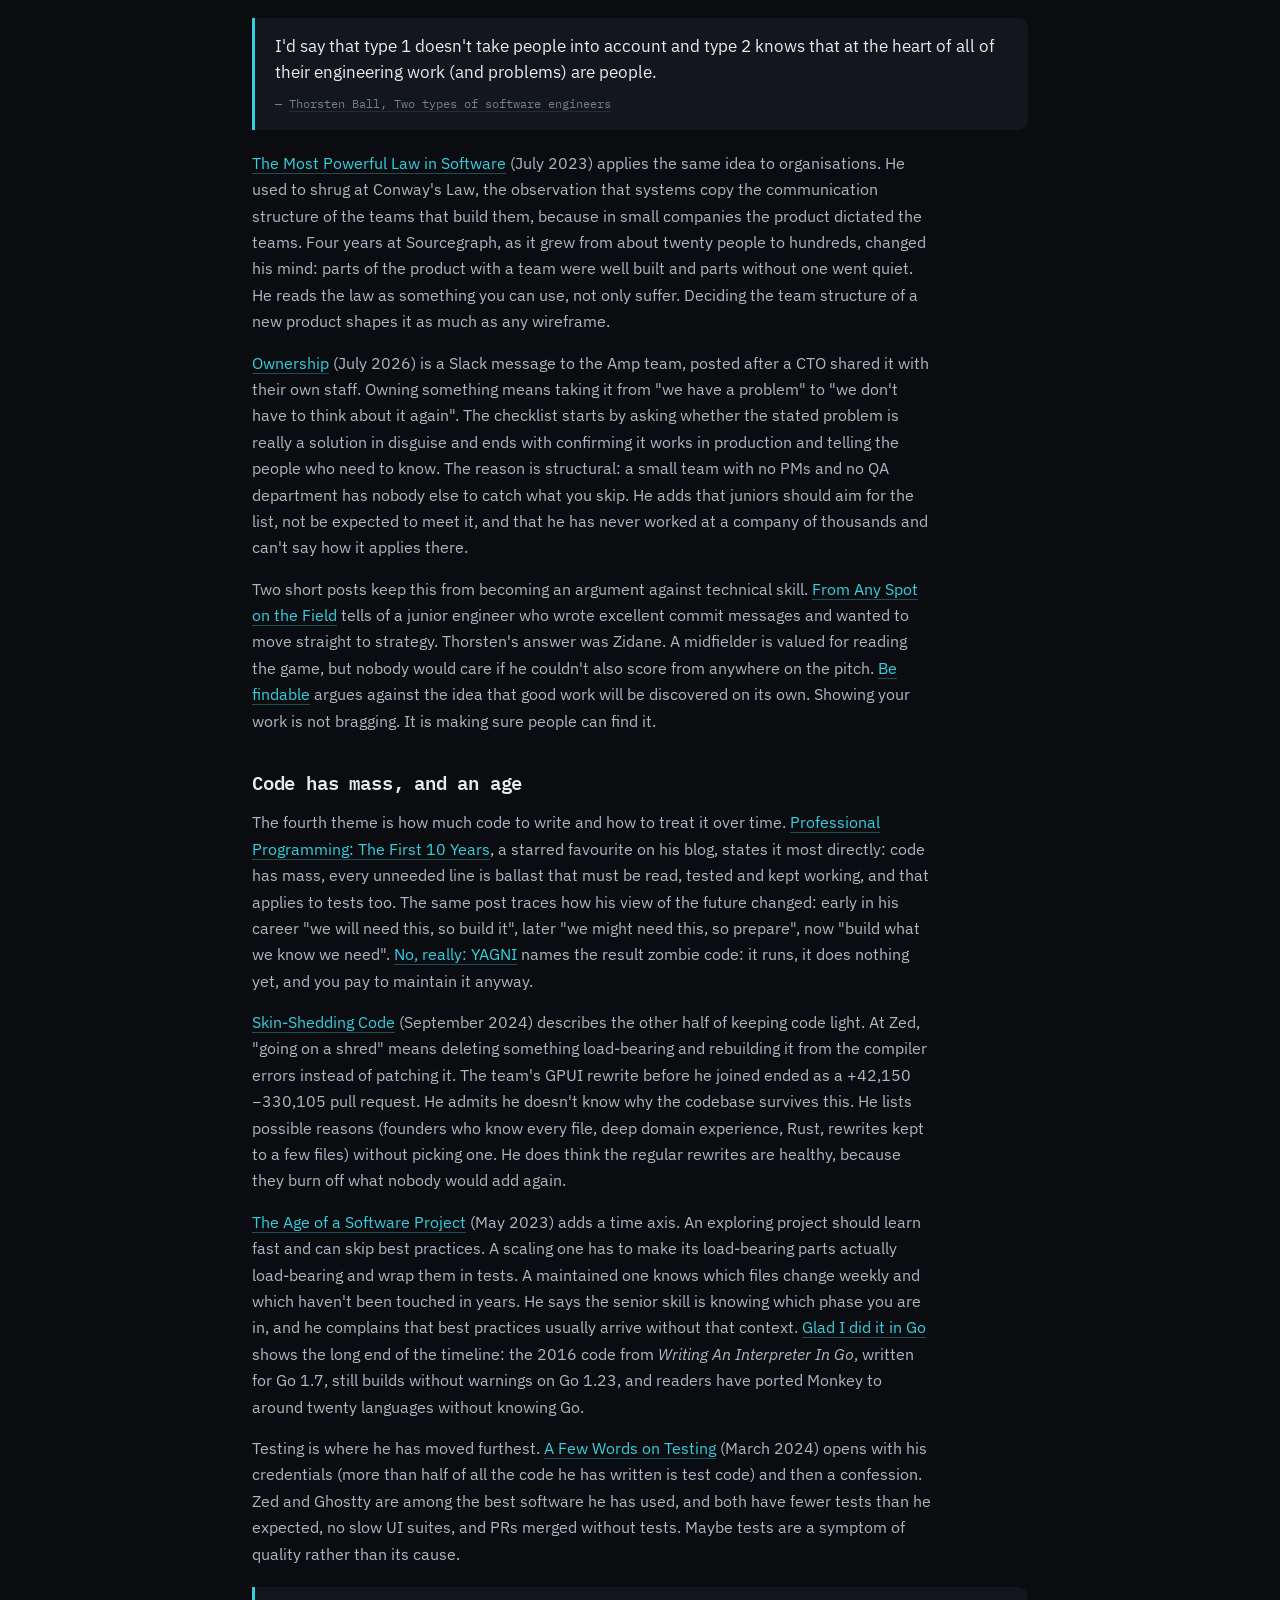
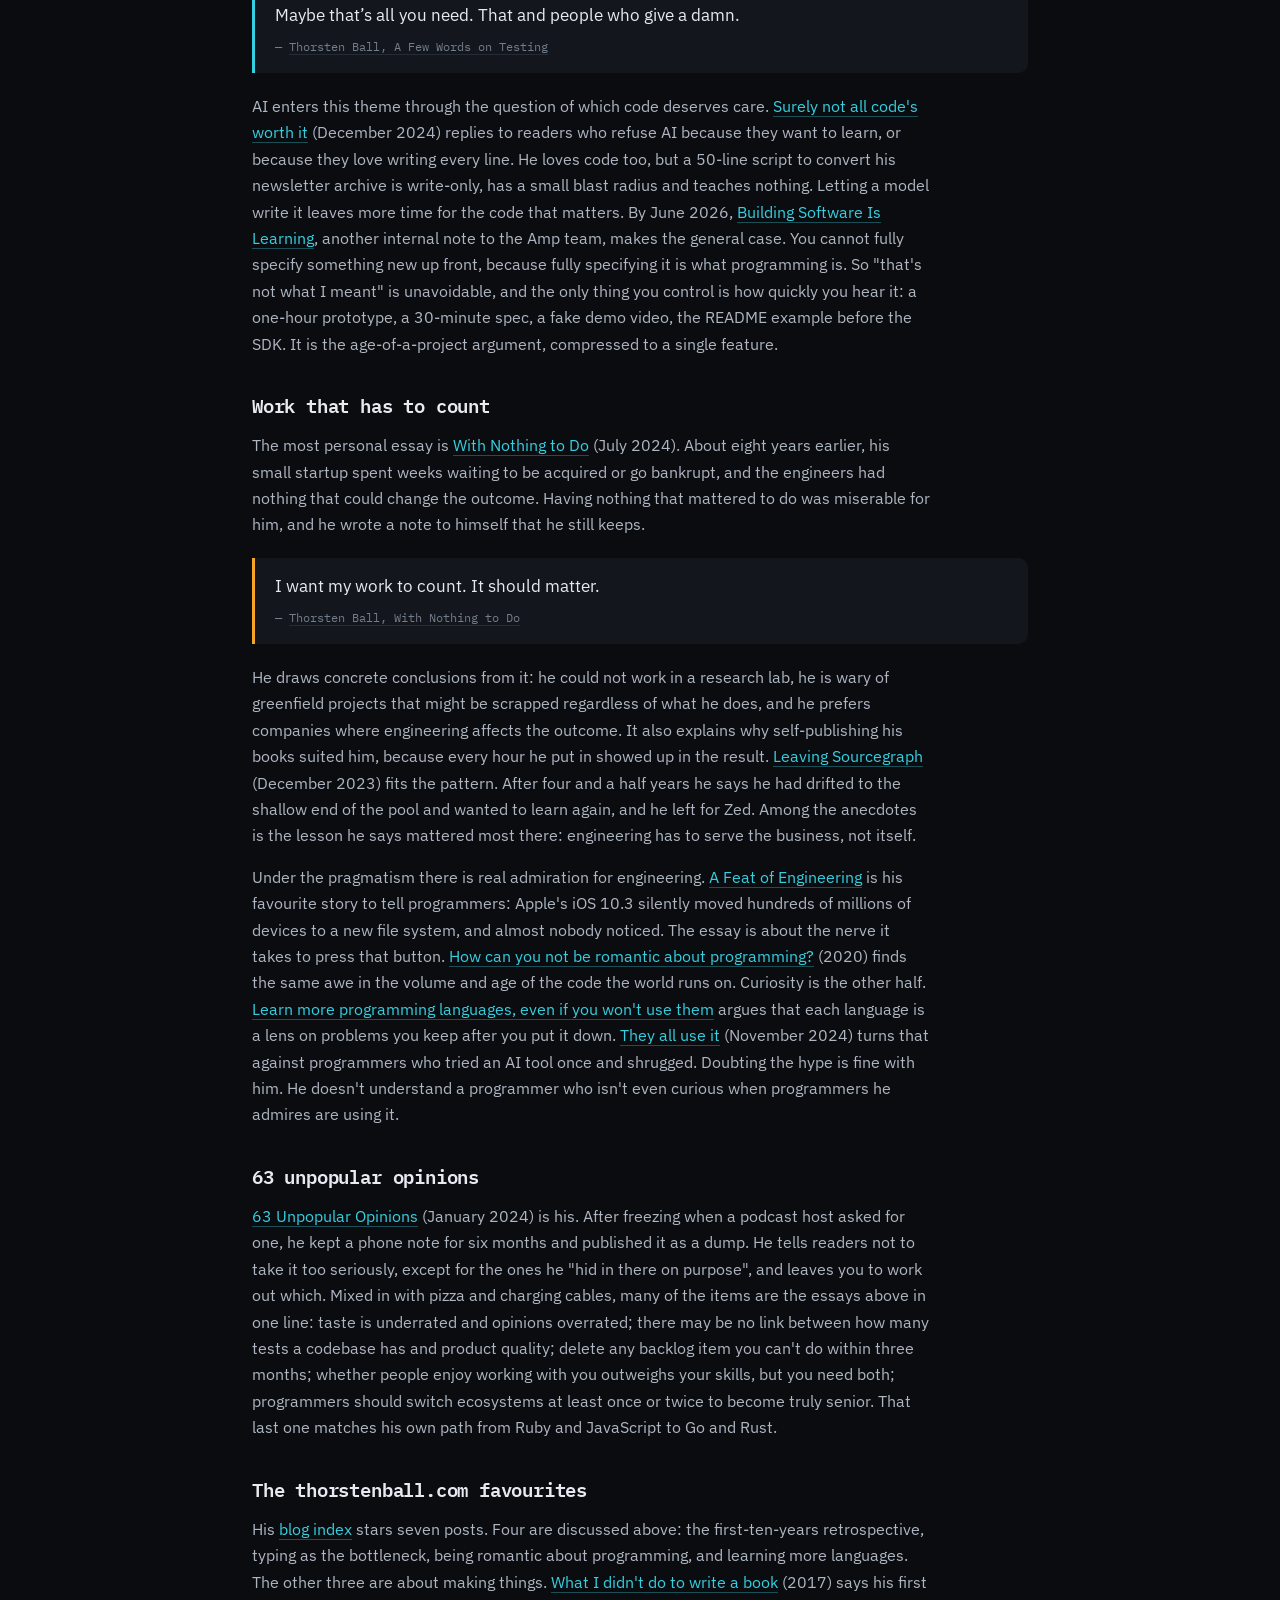
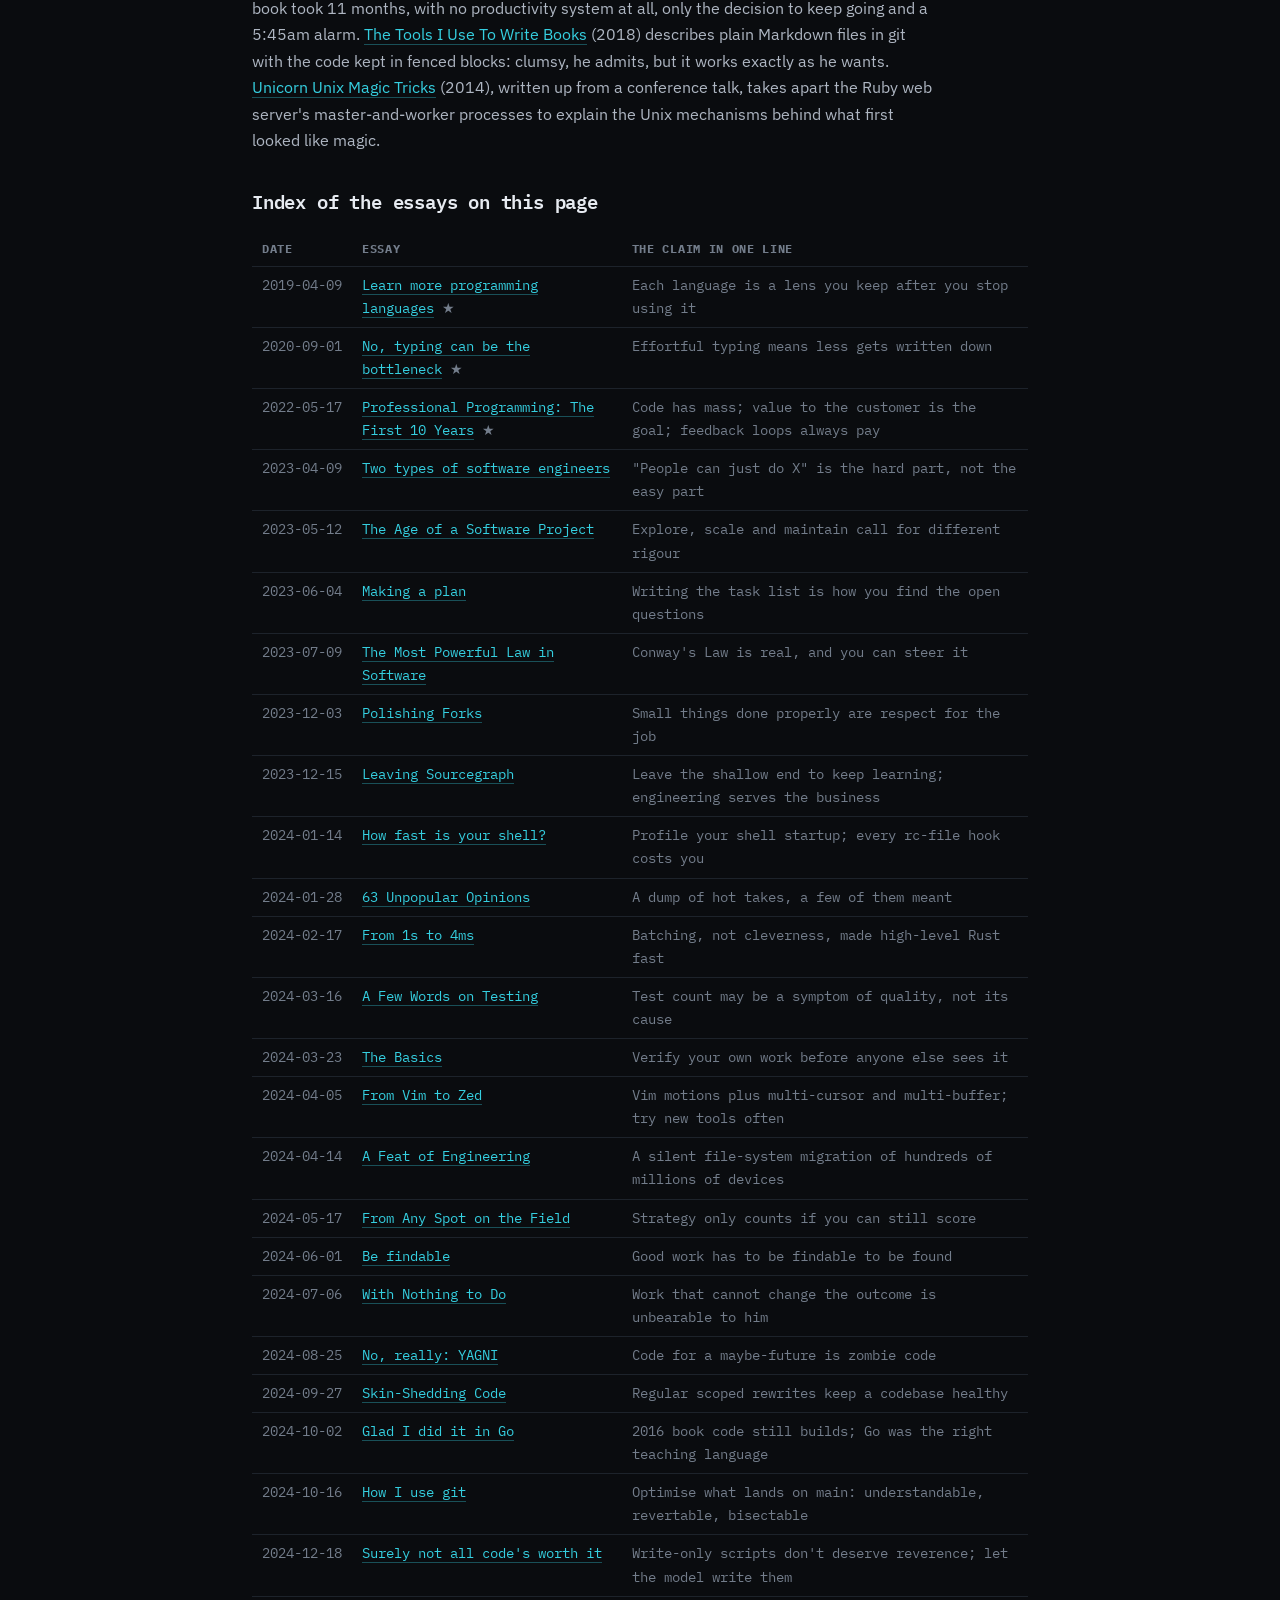
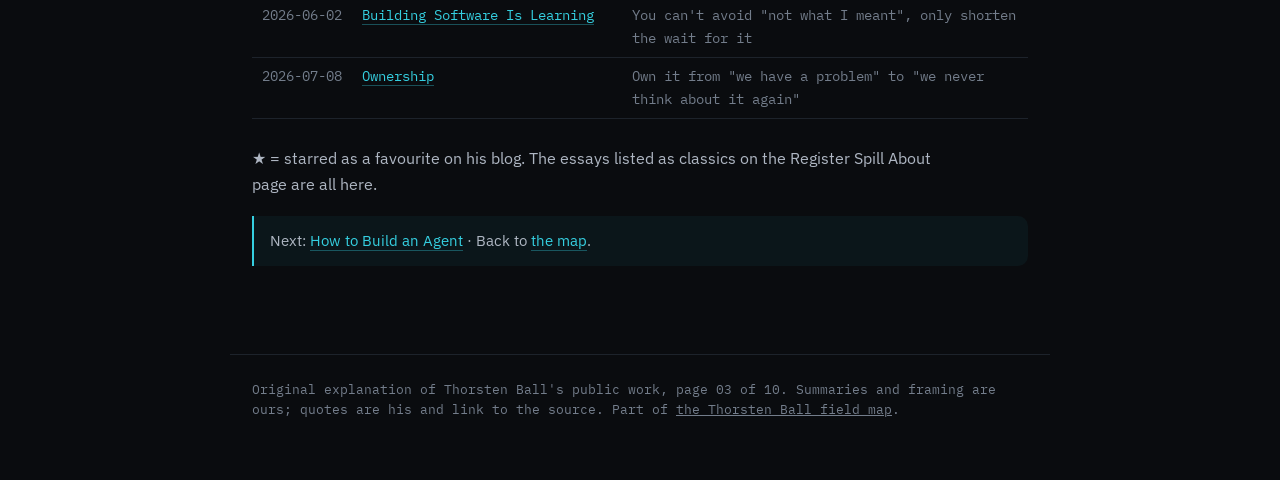
<file: pages/p03.html>
<!DOCTYPE html>
<html lang="en">
<head>
<meta charset="UTF-8" />
<meta name="viewport" content="width=device-width, initial-scale=1.0" />
<title>The craft essays &mdash; Thorsten Ball, mapped</title>
<meta name="description" content="Thorsten Ball's essays on the craft of programming, from Register Spill and thorstenball.com, grouped into five arguments: speed you can feel, the basics as the job, engineering as a people problem, code that has mass and an age, and work that has to count." />
<link rel="preconnect" href="https://fonts.googleapis.com" />
<link rel="preconnect" href="https://fonts.gstatic.com" crossorigin />
<link href="https://fonts.googleapis.com/css2?family=IBM+Plex+Mono:wght@400;500;600;700&family=IBM+Plex+Sans:wght@400;500;600;700&display=swap" rel="stylesheet" />
<link rel="stylesheet" href="../paper.css" />
</head>
<body>
<header class="bar"><div class="bar-in">
  <div class="brand"><span class="dot"></span>THORSTEN&nbsp;//&nbsp;FIELD&nbsp;MAP</div>
  <a class="back" href="../index.html#writing">&larr; the map</a>
</div></header>
<main>
  <div class="eyebrow"><span class="box bb mono">THE WRITING &middot; PAGE 03 OF 10</span><span class="mono">speed &middot; basics &middot; people &middot; code lifespan &middot; work that counts</span></div>
  <h1>The craft essays</h1>
  <div class="authors">The Register Spill posts that are not Joy &amp; Curiosity issues, plus the posts he stars on his own blog, read as five arguments about how to do the job.</div>
  <div class="paperlink" style="border-left-color:var(--def)"><span class="lbl">Source</span><a href="https://registerspill.thorstenball.com/about" target="_blank" rel="noopener">Register Spill, About page and its list of classic posts &#8599;</a></div>
  <div class="tldr"><b>TL;DR &mdash;</b> Register Spill started as one essay a week, written against a Sunday timer, before the Joy &amp; Curiosity link issues took over. 83 posts in the archive are standalone essays rather than link roundups. Read together they make five claims. Milliseconds are felt, so speed is worth chasing everywhere, including your shell. The basics (test it by hand, read the error, know why the fix works) are the job, not a warm-up for it. Most hard engineering problems are people problems. Code has weight and an age, so write less of it, rewrite it without fear, and match your rigour to the project's phase. And he needs his work to count, which explains a good deal of his career.</div>

  <p class="lead">The essays are short, usually under 1,200 words, and most start from something concrete: a slow shell, a TV scene, a colleague's question. The lessons are plain on purpose. In <a class="lnk" href="https://registerspill.thorstenball.com/p/the-basics" target="_blank" rel="noopener">The Basics</a>, his most-liked non-roundup post, he says they are called basics because they are fundamental, not because they are easy.</p>

  <h2 id="speed">Speed you can feel</h2>
  <p>His clearest single argument is that latency adds up across things you do hundreds of times a day. <a class="lnk" href="https://registerspill.thorstenball.com/p/how-fast-is-your-shell" target="_blank" rel="noopener">How fast is your shell?</a> (January 2024) asks you to time an interactive shell start and treat anything over a few hundred milliseconds as a defect. The reasoning is about frequency. You start shells, and redraw a prompt, more often than you run almost anything else, and every tool that hooks into your rc-file takes its own 10 or 20 ms. His fix is to profile first, then cut: fewer external commands at startup, a plainer prompt, less in general. He links the actual commits that took 150 ms and then 18 ms out of his own <span class="mono">.zshrc</span>.</p>
  <blockquote class="q">Those who don’t honor the milliseconds will end up with seconds.<span class="cite">&mdash; <a href="https://registerspill.thorstenball.com/p/how-fast-is-your-shell" target="_blank" rel="noopener">Thorsten Ball, How fast is your shell?</a></span></blockquote>
  <p><a class="lnk" href="https://registerspill.thorstenball.com/p/from-1s-to-4ms" target="_blank" rel="noopener">From 1s to 4ms</a> (February 2024) is the same idea seen from inside an editor. After Zed was open-sourced, a Hacker News commenter said selecting every occurrence of a word took Zed about a second and Sublime Text about 200 ms. Thorsten and Antonio, a Zed co-founder, looked at the code. It called the "select next match" routine in a loop until there were no matches left, which is how most people would write it. Antonio's change was to inline that routine and do the work as one batch, which Thorsten compares to fixing an N+1 query in a web app. The new version still reads as high-level code, with no special data structures or unsafe tricks, and it found 2,351 matches in a 5,184-line file in 4 ms. Thorsten had spent his career on web backends, where a round trip to the nearest data centre takes longer than that, and the result changed his sense of what high-level code can cost.</p>

  <figure class="fig wide"><div class="media">
    <svg class="dg" viewBox="0 0 820 300" role="img" aria-label="Select all matches: a loop over select-next versus one batched pass">
      <title>From 1s to 4ms: looping over select-next versus one batched pass</title>
      <text class="t-crit" x="20" y="30" font-size="11">BEFORE &#183; about 1 s (per the HN report)</text>
      <rect class="box-crit" x="20" y="44" width="200" height="64" rx="10"/>
      <text class="t-ink" x="120" y="72" text-anchor="middle" font-size="13.5">select_all_matches</text>
      <text class="t-crit" x="120" y="92" text-anchor="middle" font-size="11">loop { &#8230; }</text>
      <rect class="box" x="270" y="44" width="260" height="64" rx="10"/>
      <text class="t-ink" x="400" y="72" text-anchor="middle" font-size="13.5">select_next_match_internal</text>
      <text class="t-dim" x="400" y="92" text-anchor="middle" font-size="11">finds and selects one more match</text>
      <rect class="box" x="580" y="44" width="220" height="64" rx="10"/>
      <text class="t-ink" x="690" y="72" text-anchor="middle" font-size="13.5">done?</text>
      <text class="t-dim" x="690" y="92" text-anchor="middle" font-size="11">no: go round again</text>
      <line class="ln" x1="220" y1="76" x2="269" y2="76"/><polygon class="ah" points="270,76 262,71 262,81"/>
      <line class="ln" x1="530" y1="76" x2="579" y2="76"/><polygon class="ah" points="580,76 572,71 572,81"/>
      <line class="ln" x1="690" y1="108" x2="690" y2="128"/>
      <line class="ln" x1="690" y1="128" x2="400" y2="128"/>
      <line class="ln" x1="400" y1="128" x2="400" y2="109"/><polygon class="ah" points="400,108 395,116 405,116"/>
      <text class="t-dim" x="545" y="144" text-anchor="middle" font-size="10.5">one full trip per match</text>

      <text class="t-def" x="20" y="186" font-size="11">AFTER &#183; 4 ms for 2,351 matches</text>
      <rect class="box-def" x="20" y="200" width="180" height="68" rx="10"/>
      <text class="t-ink" x="110" y="228" text-anchor="middle" font-size="13">find every match</text>
      <text class="t-def" x="110" y="248" text-anchor="middle" font-size="10.5">one pass over the buffer</text>
      <rect class="box" x="225" y="200" width="180" height="68" rx="10"/>
      <text class="t-ink" x="315" y="228" text-anchor="middle" font-size="13">collect selections</text>
      <text class="t-dim" x="315" y="248" text-anchor="middle" font-size="10.5">word-boundary check</text>
      <rect class="box" x="430" y="200" width="170" height="68" rx="10"/>
      <text class="t-ink" x="515" y="228" text-anchor="middle" font-size="13">sort, drop overlaps</text>
      <text class="t-dim" x="515" y="248" text-anchor="middle" font-size="10.5">once</text>
      <rect class="box-def" x="625" y="200" width="175" height="68" rx="10"/>
      <text class="t-ink" x="712" y="228" text-anchor="middle" font-size="13">apply selections</text>
      <text class="t-def" x="712" y="248" text-anchor="middle" font-size="10.5">one change, one render</text>
      <line class="ln-def" x1="200" y1="234" x2="224" y2="234"/><polygon class="ah-def" points="225,234 217,229 217,239"/>
      <line class="ln-def" x1="405" y1="234" x2="429" y2="234"/><polygon class="ah-def" points="430,234 422,229 422,239"/>
      <line class="ln-def" x1="600" y1="234" x2="624" y2="234"/><polygon class="ah-def" points="625,234 617,229 617,239"/>
      <text class="t-dim" x="410" y="290" text-anchor="middle" font-size="10.5">same shape as fixing an N+1 query: load everything in one go, then render</text>
    </svg>
  </div>
  <figcaption>Our sketch of the two versions of Zed's <span class="mono">select_all_matches</span> shown in the post. The 1 s and ~200 ms (Sublime) numbers come from the Hacker News comment he cites; the 4 ms and 2,351 matches are his measurement of the new code. Why each loop iteration was expensive is not spelled out in the post, so the diagram shows only the structure.</figcaption></figure>

  <p>Two essays stretch the argument past code. In the 2020 blog post <a class="lnk" href="https://thorstenball.com/blog/2020/09/01/typing-can-be-the-bottleneck/" target="_blank" rel="noopener">No, typing can be the bottleneck</a> he answers the usual retort to people who care about keyboards. Most of an engineer's output is prose (commit messages, reviews, tickets, design docs), and the cost of typing is not speed but effort. If typing is a chore you write less down, and the ideas stay in your head. <a class="lnk" href="https://registerspill.thorstenball.com/p/seconds-an-eternity" target="_blank" rel="noopener">Second's an Eternity</a> walks through what drawing one line of text costs, 120 times a second, to show how much a computer does in the time we spend waiting.</p>
  <p>Tools follow from this. In <a class="lnk" href="https://registerspill.thorstenball.com/p/from-vim-to-zed" target="_blank" rel="noopener">From Vim to Zed</a> he explains leaving Vim after about 20 years. Zed's Vim mode was the entry condition. The draw was that it combines with features Vim lacks, especially multi-cursors and the multi-buffer, where search results from many files can be edited in one tab. He admits working at Zed is part of it, and adds a general rule: try new tools regularly, because you often bring something back.</p>

  <h2 id="basics">The basics are the job</h2>
  <p>A second group of essays is about professional habits that separate good work from work that only looks finished. <a class="lnk" href="https://registerspill.thorstenball.com/p/the-basics" target="_blank" rel="noopener">The Basics</a> (March 2024) is a list, and most of its items push against one failure: handing off work you have not checked yourself. Test the change by hand even when automated tests pass. Prove each new test can fail by commenting out the code it covers. Know why your fix is a fix. Read the whole thing before you comment on it. The common thread is personal verification. Nobody else will catch what you skipped.</p>
  <p><a class="lnk" href="https://registerspill.thorstenball.com/p/polishing-forks" target="_blank" rel="noopener">Polishing Forks</a> gives the attitude behind the list. It starts from a scene in <i>The Bear</i> where a new hire in a top restaurant resents polishing forks, and Thorsten says he has given the head waiter's speech himself, about code formatting, commit messages and stray blank lines. He does not care much about typos in comments. He cares that people respect the chance to work somewhere good and do the small parts properly.</p>
  <p>Several posts are about thinking before typing. <a class="lnk" href="https://registerspill.thorstenball.com/p/making-a-plan" target="_blank" rel="noopener">Making a plan</a> (June 2023) writes out a rough task list for a hypothetical avatar-upload feature. The list is incomplete on purpose. Writing it is what surfaces the open questions (what happens to the old avatar?) before day two instead of after, and it turns "I don't know" into a rough estimate. <a class="lnk" href="https://registerspill.thorstenball.com/p/my-favorite-teacher" target="_blank" rel="noopener">My favorite teacher</a> comes at the same skill through school: a history teacher who made the class summarise everything in three sentences. Thorsten now uses that test on RFCs, on meetings, and on code. If a method needs eight sentences to describe, it probably does eight things.</p>
  <p>Some are small tricks he presents as hard-won. <a class="lnk" href="https://registerspill.thorstenball.com/p/use-data-that-looks-like-data" target="_blank" rel="noopener">Use data that looks like data</a> says test values should never look like identifiers, so a log line that says <span class="mono">user</span> or <span class="mono">1</span> is never ambiguous; use <span class="mono">my-test-user</span> and 666. <a class="lnk" href="https://registerspill.thorstenball.com/p/leave-something-for-tomorrow" target="_blank" rel="noopener">Leave something for tomorrow</a> recommends stopping mid-task, but only when you know exactly what comes next, so the morning starts with typing rather than deciding.</p>
  <p><a class="lnk" href="https://registerspill.thorstenball.com/p/how-i-use-git" target="_blank" rel="noopener">How I use git</a> (October 2024), one of his most-read posts, belongs here more than under tools. Its organising rule is that he optimises for what lands on the main branch, not for the commits on his branch. Each merged change should make sense alone, be revertable without dragging other work with it, and be bisectable. The rest follows: commit often as quicksaves, rebase freely until review, open draft PRs early so CI runs while he works, and split a two-line parser fix out of a UI change so either can be reverted alone. Messages should explain why. He ends by admitting his own merged PRs don't always follow these rules.</p>

  <h2 id="people">Engineering is a people problem</h2>
  <p>One of his first Register Spill posts, <a class="lnk" href="https://registerspill.thorstenball.com/p/two-types-of-software-engineers" target="_blank" rel="noopener">Two types of software engineers</a> (April 2023), is still one of the most liked. Type 1 hears a problem and says it is easy, because people can just do X. Type 2 hears the same thing and says it is hard, for the same reason. He calls it a tiny theory and admits he can't draw the line precisely. He also rejects the reading that Type 2 is cynical. Shipping something people actually use is where the real work starts, and the mess is part of it.</p>
  <blockquote class="q">I'd say that type 1 doesn't take people into account and type 2 knows that at the heart of all of their engineering work (and problems) are people.<span class="cite">&mdash; <a href="https://registerspill.thorstenball.com/p/two-types-of-software-engineers" target="_blank" rel="noopener">Thorsten Ball, Two types of software engineers</a></span></blockquote>
  <p><a class="lnk" href="https://registerspill.thorstenball.com/p/the-most-powerful-law-in-software" target="_blank" rel="noopener">The Most Powerful Law in Software</a> (July 2023) applies the same idea to organisations. He used to shrug at Conway's Law, the observation that systems copy the communication structure of the teams that build them, because in small companies the product dictated the teams. Four years at Sourcegraph, as it grew from about twenty people to hundreds, changed his mind: parts of the product with a team were well built and parts without one went quiet. He reads the law as something you can use, not only suffer. Deciding the team structure of a new product shapes it as much as any wireframe.</p>
  <p><a class="lnk" href="https://registerspill.thorstenball.com/p/ownership" target="_blank" rel="noopener">Ownership</a> (July 2026) is a Slack message to the Amp team, posted after a CTO shared it with their own staff. Owning something means taking it from "we have a problem" to "we don't have to think about it again". The checklist starts by asking whether the stated problem is really a solution in disguise and ends with confirming it works in production and telling the people who need to know. The reason is structural: a small team with no PMs and no QA department has nobody else to catch what you skip. He adds that juniors should aim for the list, not be expected to meet it, and that he has never worked at a company of thousands and can't say how it applies there.</p>
  <p>Two short posts keep this from becoming an argument against technical skill. <a class="lnk" href="https://registerspill.thorstenball.com/p/from-any-spot-on-the-field" target="_blank" rel="noopener">From Any Spot on the Field</a> tells of a junior engineer who wrote excellent commit messages and wanted to move straight to strategy. Thorsten's answer was Zidane. A midfielder is valued for reading the game, but nobody would care if he couldn't also score from anywhere on the pitch. <a class="lnk" href="https://registerspill.thorstenball.com/p/be-findable" target="_blank" rel="noopener">Be findable</a> argues against the idea that good work will be discovered on its own. Showing your work is not bragging. It is making sure people can find it.</p>

  <h2 id="lifespan">Code has mass, and an age</h2>
  <p>The fourth theme is how much code to write and how to treat it over time. <a class="lnk" href="https://thorstenball.com/blog/2022/05/17/professional-programming-the-first-10-years/" target="_blank" rel="noopener">Professional Programming: The First 10 Years</a>, a starred favourite on his blog, states it most directly: code has mass, every unneeded line is ballast that must be read, tested and kept working, and that applies to tests too. The same post traces how his view of the future changed: early in his career "we will need this, so build it", later "we might need this, so prepare", now "build what we know we need". <a class="lnk" href="https://registerspill.thorstenball.com/p/no-really-yagni" target="_blank" rel="noopener">No, really: YAGNI</a> names the result zombie code: it runs, it does nothing yet, and you pay to maintain it anyway.</p>
  <p><a class="lnk" href="https://registerspill.thorstenball.com/p/skin-shedding-code" target="_blank" rel="noopener">Skin-Shedding Code</a> (September 2024) describes the other half of keeping code light. At Zed, "going on a shred" means deleting something load-bearing and rebuilding it from the compiler errors instead of patching it. The team's GPUI rewrite before he joined ended as a +42,150 &minus;330,105 pull request. He admits he doesn't know why the codebase survives this. He lists possible reasons (founders who know every file, deep domain experience, Rust, rewrites kept to a few files) without picking one. He does think the regular rewrites are healthy, because they burn off what nobody would add again.</p>
  <p><a class="lnk" href="https://registerspill.thorstenball.com/p/the-age-of-a-software-project" target="_blank" rel="noopener">The Age of a Software Project</a> (May 2023) adds a time axis. An exploring project should learn fast and can skip best practices. A scaling one has to make its load-bearing parts actually load-bearing and wrap them in tests. A maintained one knows which files change weekly and which haven't been touched in years. He says the senior skill is knowing which phase you are in, and he complains that best practices usually arrive without that context. <a class="lnk" href="https://registerspill.thorstenball.com/p/glad-i-did-it-in-go" target="_blank" rel="noopener">Glad I did it in Go</a> shows the long end of the timeline: the 2016 code from <i>Writing An Interpreter In Go</i>, written for Go 1.7, still builds without warnings on Go 1.23, and readers have ported Monkey to around twenty languages without knowing Go.</p>
  <p>Testing is where he has moved furthest. <a class="lnk" href="https://registerspill.thorstenball.com/p/a-few-words-on-testing" target="_blank" rel="noopener">A Few Words on Testing</a> (March 2024) opens with his credentials (more than half of all the code he has written is test code) and then a confession. Zed and Ghostty are among the best software he has used, and both have fewer tests than he expected, no slow UI suites, and PRs merged without tests. Maybe tests are a symptom of quality rather than its cause.</p>
  <blockquote class="q">Maybe that’s all you need. That and people who give a damn.<span class="cite">&mdash; <a href="https://registerspill.thorstenball.com/p/a-few-words-on-testing" target="_blank" rel="noopener">Thorsten Ball, A Few Words on Testing</a></span></blockquote>
  <p>AI enters this theme through the question of which code deserves care. <a class="lnk" href="https://registerspill.thorstenball.com/p/surely-not-all-codes-worth-it" target="_blank" rel="noopener">Surely not all code's worth it</a> (December 2024) replies to readers who refuse AI because they want to learn, or because they love writing every line. He loves code too, but a 50-line script to convert his newsletter archive is write-only, has a small blast radius and teaches nothing. Letting a model write it leaves more time for the code that matters. By June 2026, <a class="lnk" href="https://registerspill.thorstenball.com/p/building-software-is-learning" target="_blank" rel="noopener">Building Software Is Learning</a>, another internal note to the Amp team, makes the general case. You cannot fully specify something new up front, because fully specifying it is what programming is. So "that's not what I meant" is unavoidable, and the only thing you control is how quickly you hear it: a one-hour prototype, a 30-minute spec, a fake demo video, the README example before the SDK. It is the age-of-a-project argument, compressed to a single feature.</p>

  <h2 id="matters">Work that has to count</h2>
  <p>The most personal essay is <a class="lnk" href="https://registerspill.thorstenball.com/p/with-nothing-to-do" target="_blank" rel="noopener">With Nothing to Do</a> (July 2024). About eight years earlier, his small startup spent weeks waiting to be acquired or go bankrupt, and the engineers had nothing that could change the outcome. Having nothing that mattered to do was miserable for him, and he wrote a note to himself that he still keeps.</p>
  <blockquote class="q off">I want my work to count. It should matter.<span class="cite">&mdash; <a href="https://registerspill.thorstenball.com/p/with-nothing-to-do" target="_blank" rel="noopener">Thorsten Ball, With Nothing to Do</a></span></blockquote>
  <p>He draws concrete conclusions from it: he could not work in a research lab, he is wary of greenfield projects that might be scrapped regardless of what he does, and he prefers companies where engineering affects the outcome. It also explains why self-publishing his books suited him, because every hour he put in showed up in the result. <a class="lnk" href="https://registerspill.thorstenball.com/p/leaving-sourcegraph" target="_blank" rel="noopener">Leaving Sourcegraph</a> (December 2023) fits the pattern. After four and a half years he says he had drifted to the shallow end of the pool and wanted to learn again, and he left for Zed. Among the anecdotes is the lesson he says mattered most there: engineering has to serve the business, not itself.</p>
  <p>Under the pragmatism there is real admiration for engineering. <a class="lnk" href="https://registerspill.thorstenball.com/p/a-feat-of-engineering" target="_blank" rel="noopener">A Feat of Engineering</a> is his favourite story to tell programmers: Apple's iOS 10.3 silently moved hundreds of millions of devices to a new file system, and almost nobody noticed. The essay is about the nerve it takes to press that button. <a class="lnk" href="https://thorstenball.com/blog/2020/09/08/how-can-you-not-be-romantic-about-programming/" target="_blank" rel="noopener">How can you not be romantic about programming?</a> (2020) finds the same awe in the volume and age of the code the world runs on. Curiosity is the other half. <a class="lnk" href="https://thorstenball.com/blog/2019/04/09/learn-more-programming-languages/" target="_blank" rel="noopener">Learn more programming languages, even if you won't use them</a> argues that each language is a lens on problems you keep after you put it down. <a class="lnk" href="https://registerspill.thorstenball.com/p/they-all-use-it" target="_blank" rel="noopener">They all use it</a> (November 2024) turns that against programmers who tried an AI tool once and shrugged. Doubting the hype is fine with him. He doesn't understand a programmer who isn't even curious when programmers he admires are using it.</p>

  <h2 id="opinions">63 unpopular opinions</h2>
  <p><a class="lnk" href="https://registerspill.thorstenball.com/p/63-unpopular-opinions" target="_blank" rel="noopener">63 Unpopular Opinions</a> (January 2024) is his. After freezing when a podcast host asked for one, he kept a phone note for six months and published it as a dump. He tells readers not to take it too seriously, except for the ones he "hid in there on purpose", and leaves you to work out which. Mixed in with pizza and charging cables, many of the items are the essays above in one line: taste is underrated and opinions overrated; there may be no link between how many tests a codebase has and product quality; delete any backlog item you can't do within three months; whether people enjoy working with you outweighs your skills, but you need both; programmers should switch ecosystems at least once or twice to become truly senior. That last one matches his own path from Ruby and JavaScript to Go and Rust.</p>

  <h2 id="favourites">The thorstenball.com favourites</h2>
  <p>His <a class="lnk" href="https://thorstenball.com/blog/" target="_blank" rel="noopener">blog index</a> stars seven posts. Four are discussed above: the first-ten-years retrospective, typing as the bottleneck, being romantic about programming, and learning more languages. The other three are about making things. <a class="lnk" href="https://thorstenball.com/blog/2017/01/16/what-i-didnt-do-to-write-a-book/" target="_blank" rel="noopener">What I didn't do to write a book</a> (2017) says his first book took 11 months, with no productivity system at all, only the decision to keep going and a 5:45am alarm. <a class="lnk" href="https://thorstenball.com/blog/2018/09/04/the-tools-i-use-to-write-books/" target="_blank" rel="noopener">The Tools I Use To Write Books</a> (2018) describes plain Markdown files in git with the code kept in fenced blocks: clumsy, he admits, but it works exactly as he wants. <a class="lnk" href="https://thorstenball.com/blog/2014/11/20/unicorn-unix-magic-tricks/" target="_blank" rel="noopener">Unicorn Unix Magic Tricks</a> (2014), written up from a conference talk, takes apart the Ruby web server's master-and-worker processes to explain the Unix mechanisms behind what first looked like magic.</p>

  <h2 id="index">Index of the essays on this page</h2>
  <div class="scroll"><table class="kv">
    <thead><tr><th>Date</th><th>Essay</th><th>The claim in one line</th></tr></thead>
    <tbody>
      <tr><td class="num">2019-04-09</td><td><a class="lnk" href="https://thorstenball.com/blog/2019/04/09/learn-more-programming-languages/" target="_blank" rel="noopener">Learn more programming languages</a> &#9733;</td><td>Each language is a lens you keep after you stop using it</td></tr>
      <tr><td class="num">2020-09-01</td><td><a class="lnk" href="https://thorstenball.com/blog/2020/09/01/typing-can-be-the-bottleneck/" target="_blank" rel="noopener">No, typing can be the bottleneck</a> &#9733;</td><td>Effortful typing means less gets written down</td></tr>
      <tr><td class="num">2022-05-17</td><td><a class="lnk" href="https://thorstenball.com/blog/2022/05/17/professional-programming-the-first-10-years/" target="_blank" rel="noopener">Professional Programming: The First 10 Years</a> &#9733;</td><td>Code has mass; value to the customer is the goal; feedback loops always pay</td></tr>
      <tr><td class="num">2023-04-09</td><td><a class="lnk" href="https://registerspill.thorstenball.com/p/two-types-of-software-engineers" target="_blank" rel="noopener">Two types of software engineers</a></td><td>"People can just do X" is the hard part, not the easy part</td></tr>
      <tr><td class="num">2023-05-12</td><td><a class="lnk" href="https://registerspill.thorstenball.com/p/the-age-of-a-software-project" target="_blank" rel="noopener">The Age of a Software Project</a></td><td>Explore, scale and maintain call for different rigour</td></tr>
      <tr><td class="num">2023-06-04</td><td><a class="lnk" href="https://registerspill.thorstenball.com/p/making-a-plan" target="_blank" rel="noopener">Making a plan</a></td><td>Writing the task list is how you find the open questions</td></tr>
      <tr><td class="num">2023-07-09</td><td><a class="lnk" href="https://registerspill.thorstenball.com/p/the-most-powerful-law-in-software" target="_blank" rel="noopener">The Most Powerful Law in Software</a></td><td>Conway's Law is real, and you can steer it</td></tr>
      <tr><td class="num">2023-12-03</td><td><a class="lnk" href="https://registerspill.thorstenball.com/p/polishing-forks" target="_blank" rel="noopener">Polishing Forks</a></td><td>Small things done properly are respect for the job</td></tr>
      <tr><td class="num">2023-12-15</td><td><a class="lnk" href="https://registerspill.thorstenball.com/p/leaving-sourcegraph" target="_blank" rel="noopener">Leaving Sourcegraph</a></td><td>Leave the shallow end to keep learning; engineering serves the business</td></tr>
      <tr><td class="num">2024-01-14</td><td><a class="lnk" href="https://registerspill.thorstenball.com/p/how-fast-is-your-shell" target="_blank" rel="noopener">How fast is your shell?</a></td><td>Profile your shell startup; every rc-file hook costs you</td></tr>
      <tr><td class="num">2024-01-28</td><td><a class="lnk" href="https://registerspill.thorstenball.com/p/63-unpopular-opinions" target="_blank" rel="noopener">63 Unpopular Opinions</a></td><td>A dump of hot takes, a few of them meant</td></tr>
      <tr><td class="num">2024-02-17</td><td><a class="lnk" href="https://registerspill.thorstenball.com/p/from-1s-to-4ms" target="_blank" rel="noopener">From 1s to 4ms</a></td><td>Batching, not cleverness, made high-level Rust fast</td></tr>
      <tr><td class="num">2024-03-16</td><td><a class="lnk" href="https://registerspill.thorstenball.com/p/a-few-words-on-testing" target="_blank" rel="noopener">A Few Words on Testing</a></td><td>Test count may be a symptom of quality, not its cause</td></tr>
      <tr><td class="num">2024-03-23</td><td><a class="lnk" href="https://registerspill.thorstenball.com/p/the-basics" target="_blank" rel="noopener">The Basics</a></td><td>Verify your own work before anyone else sees it</td></tr>
      <tr><td class="num">2024-04-05</td><td><a class="lnk" href="https://registerspill.thorstenball.com/p/from-vim-to-zed" target="_blank" rel="noopener">From Vim to Zed</a></td><td>Vim motions plus multi-cursor and multi-buffer; try new tools often</td></tr>
      <tr><td class="num">2024-04-14</td><td><a class="lnk" href="https://registerspill.thorstenball.com/p/a-feat-of-engineering" target="_blank" rel="noopener">A Feat of Engineering</a></td><td>A silent file-system migration of hundreds of millions of devices</td></tr>
      <tr><td class="num">2024-05-17</td><td><a class="lnk" href="https://registerspill.thorstenball.com/p/from-any-spot-on-the-field" target="_blank" rel="noopener">From Any Spot on the Field</a></td><td>Strategy only counts if you can still score</td></tr>
      <tr><td class="num">2024-06-01</td><td><a class="lnk" href="https://registerspill.thorstenball.com/p/be-findable" target="_blank" rel="noopener">Be findable</a></td><td>Good work has to be findable to be found</td></tr>
      <tr><td class="num">2024-07-06</td><td><a class="lnk" href="https://registerspill.thorstenball.com/p/with-nothing-to-do" target="_blank" rel="noopener">With Nothing to Do</a></td><td>Work that cannot change the outcome is unbearable to him</td></tr>
      <tr><td class="num">2024-08-25</td><td><a class="lnk" href="https://registerspill.thorstenball.com/p/no-really-yagni" target="_blank" rel="noopener">No, really: YAGNI</a></td><td>Code for a maybe-future is zombie code</td></tr>
      <tr><td class="num">2024-09-27</td><td><a class="lnk" href="https://registerspill.thorstenball.com/p/skin-shedding-code" target="_blank" rel="noopener">Skin-Shedding Code</a></td><td>Regular scoped rewrites keep a codebase healthy</td></tr>
      <tr><td class="num">2024-10-02</td><td><a class="lnk" href="https://registerspill.thorstenball.com/p/glad-i-did-it-in-go" target="_blank" rel="noopener">Glad I did it in Go</a></td><td>2016 book code still builds; Go was the right teaching language</td></tr>
      <tr><td class="num">2024-10-16</td><td><a class="lnk" href="https://registerspill.thorstenball.com/p/how-i-use-git" target="_blank" rel="noopener">How I use git</a></td><td>Optimise what lands on main: understandable, revertable, bisectable</td></tr>
      <tr><td class="num">2024-12-18</td><td><a class="lnk" href="https://registerspill.thorstenball.com/p/surely-not-all-codes-worth-it" target="_blank" rel="noopener">Surely not all code's worth it</a></td><td>Write-only scripts don't deserve reverence; let the model write them</td></tr>
      <tr><td class="num">2026-06-02</td><td><a class="lnk" href="https://registerspill.thorstenball.com/p/building-software-is-learning" target="_blank" rel="noopener">Building Software Is Learning</a></td><td>You can't avoid "not what I meant", only shorten the wait for it</td></tr>
      <tr><td class="num">2026-07-08</td><td><a class="lnk" href="https://registerspill.thorstenball.com/p/ownership" target="_blank" rel="noopener">Ownership</a></td><td>Own it from "we have a problem" to "we never think about it again"</td></tr>
    </tbody>
  </table></div>
  <p>&#9733; = starred as a favourite on his blog. The essays listed as classics on the Register Spill About page are all here.</p>

  <div class="callout">Next: <a class="lnk" href="p04.html">How to Build an Agent</a> &middot; Back to <a class="lnk" href="../index.html#writing">the map</a>.</div>
</main>
<footer>Original explanation of Thorsten Ball's public work, page 03 of 10. Summaries and framing are ours; quotes are his and link to the source. Part of <a href="../index.html">the Thorsten Ball field map</a>.</footer>
<script src="https://idvorkin-ai-tools.github.io/assets/annotate.js" defer></script>
</body>
</html>
</file>
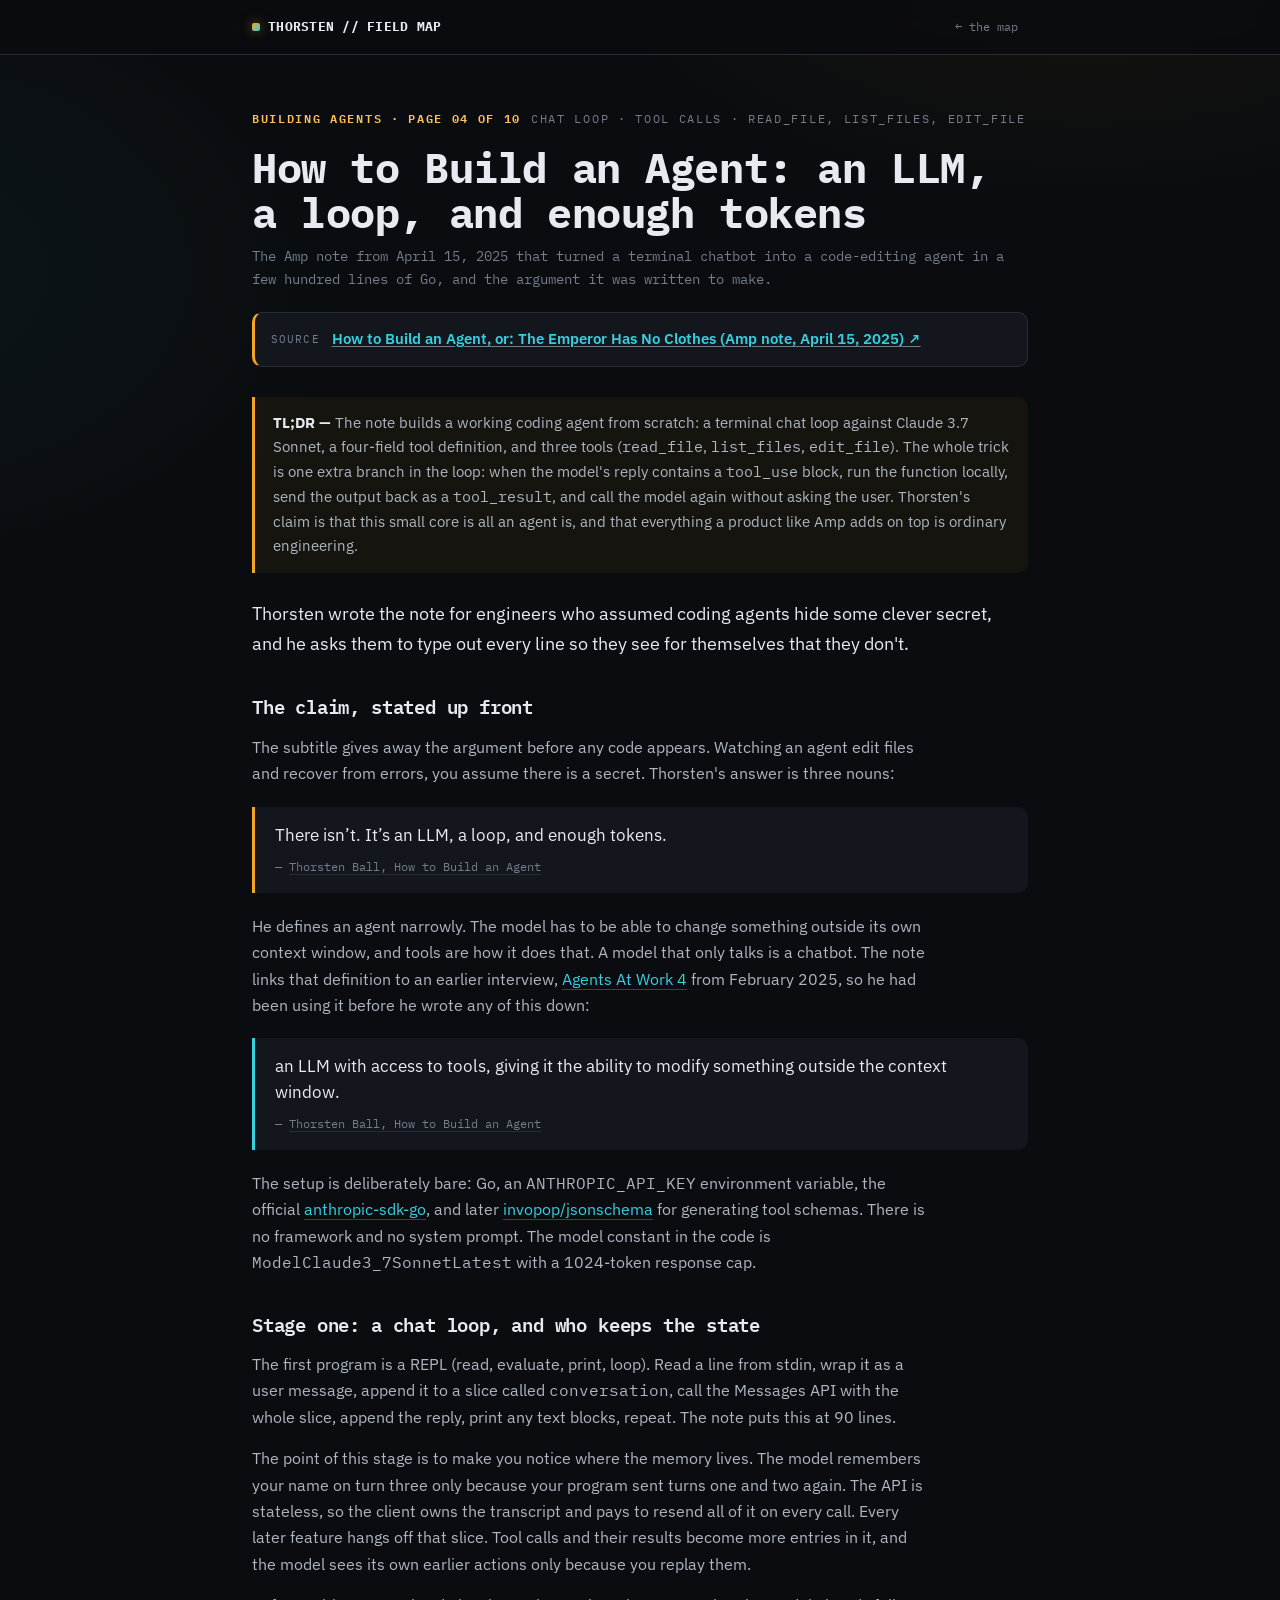
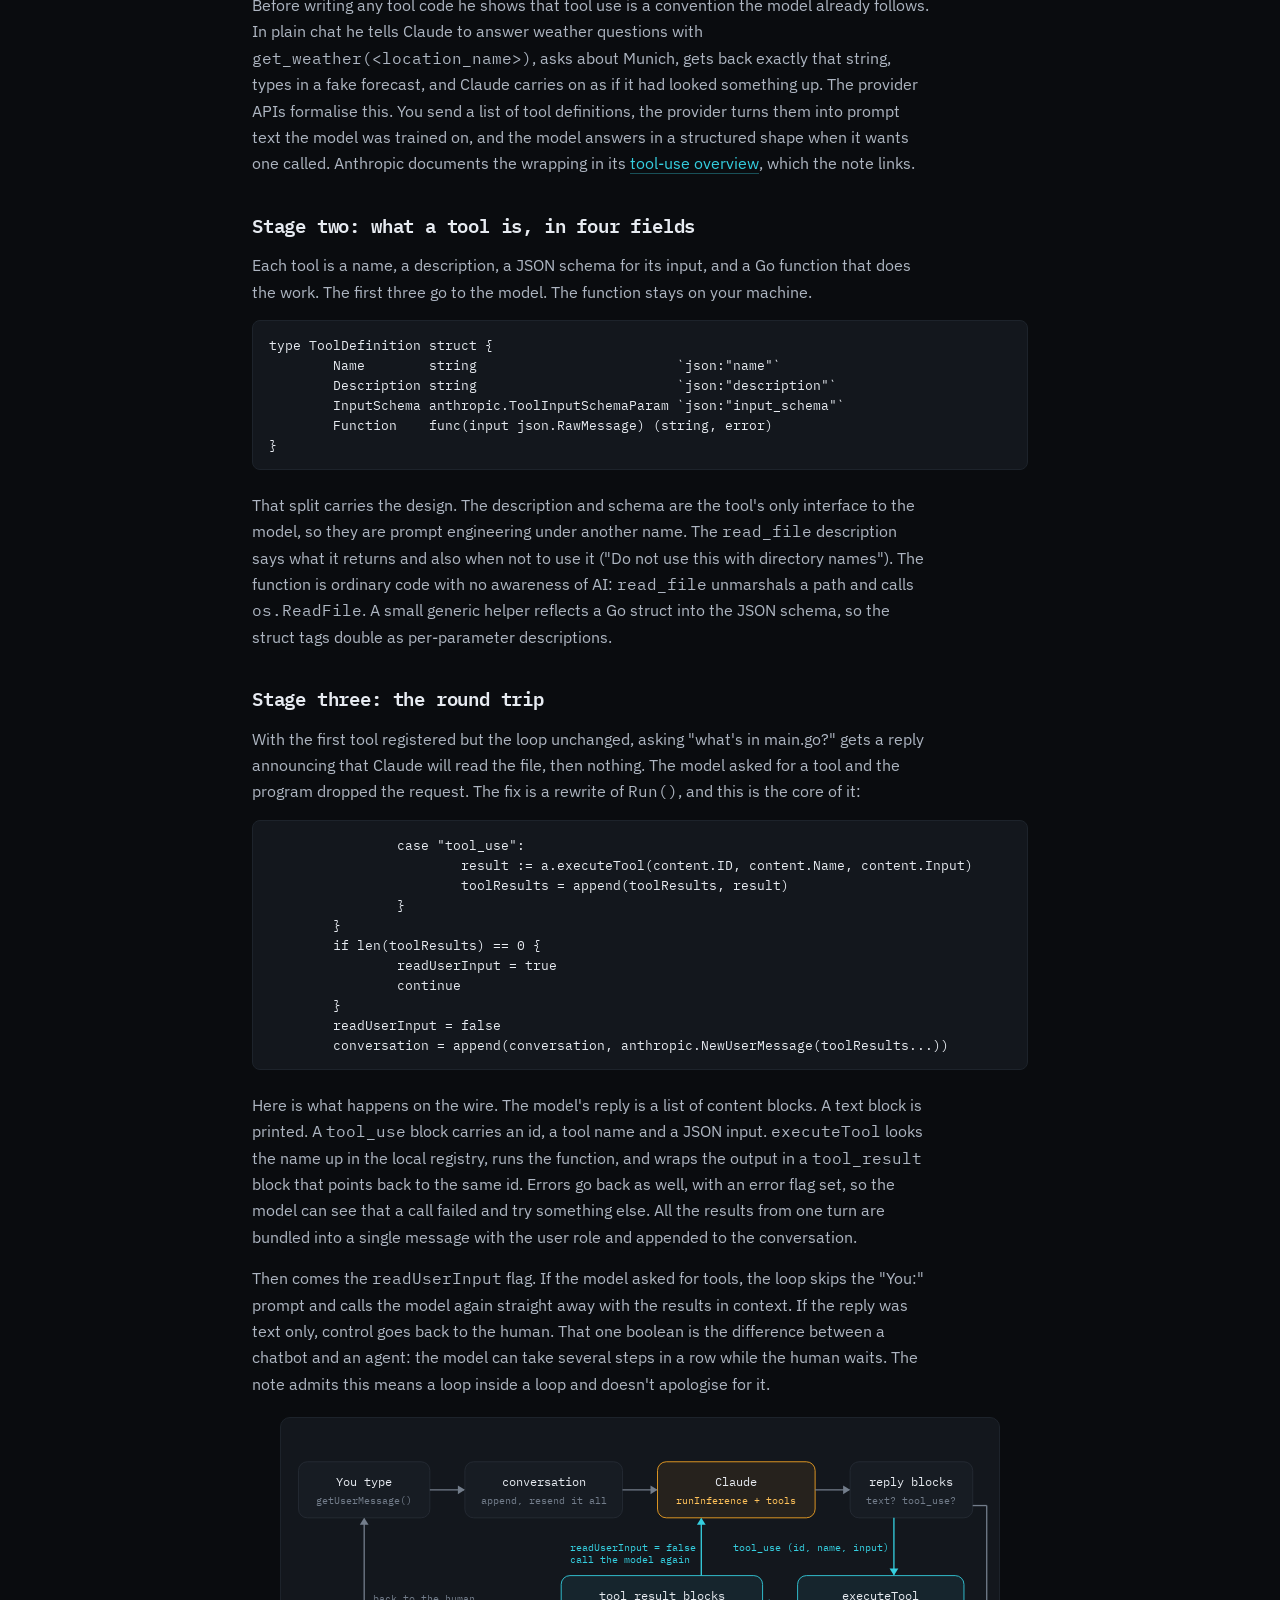
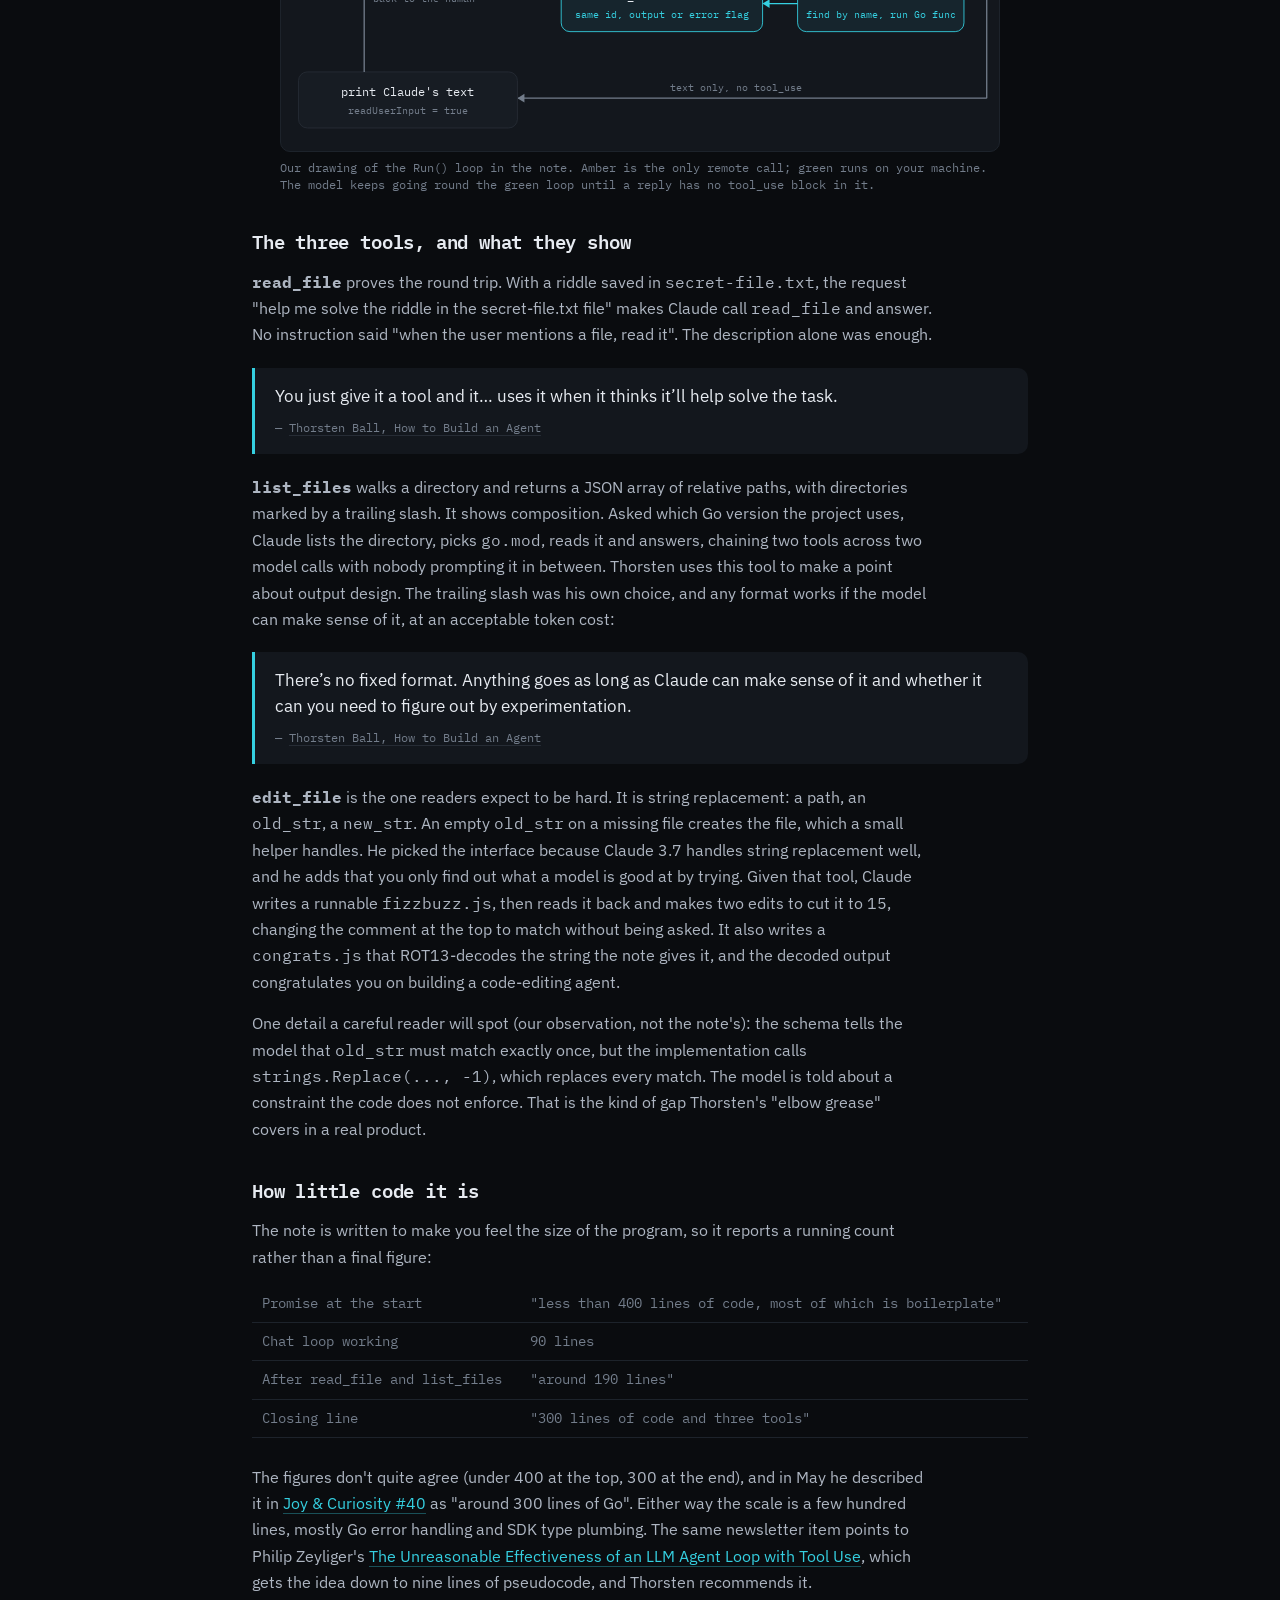
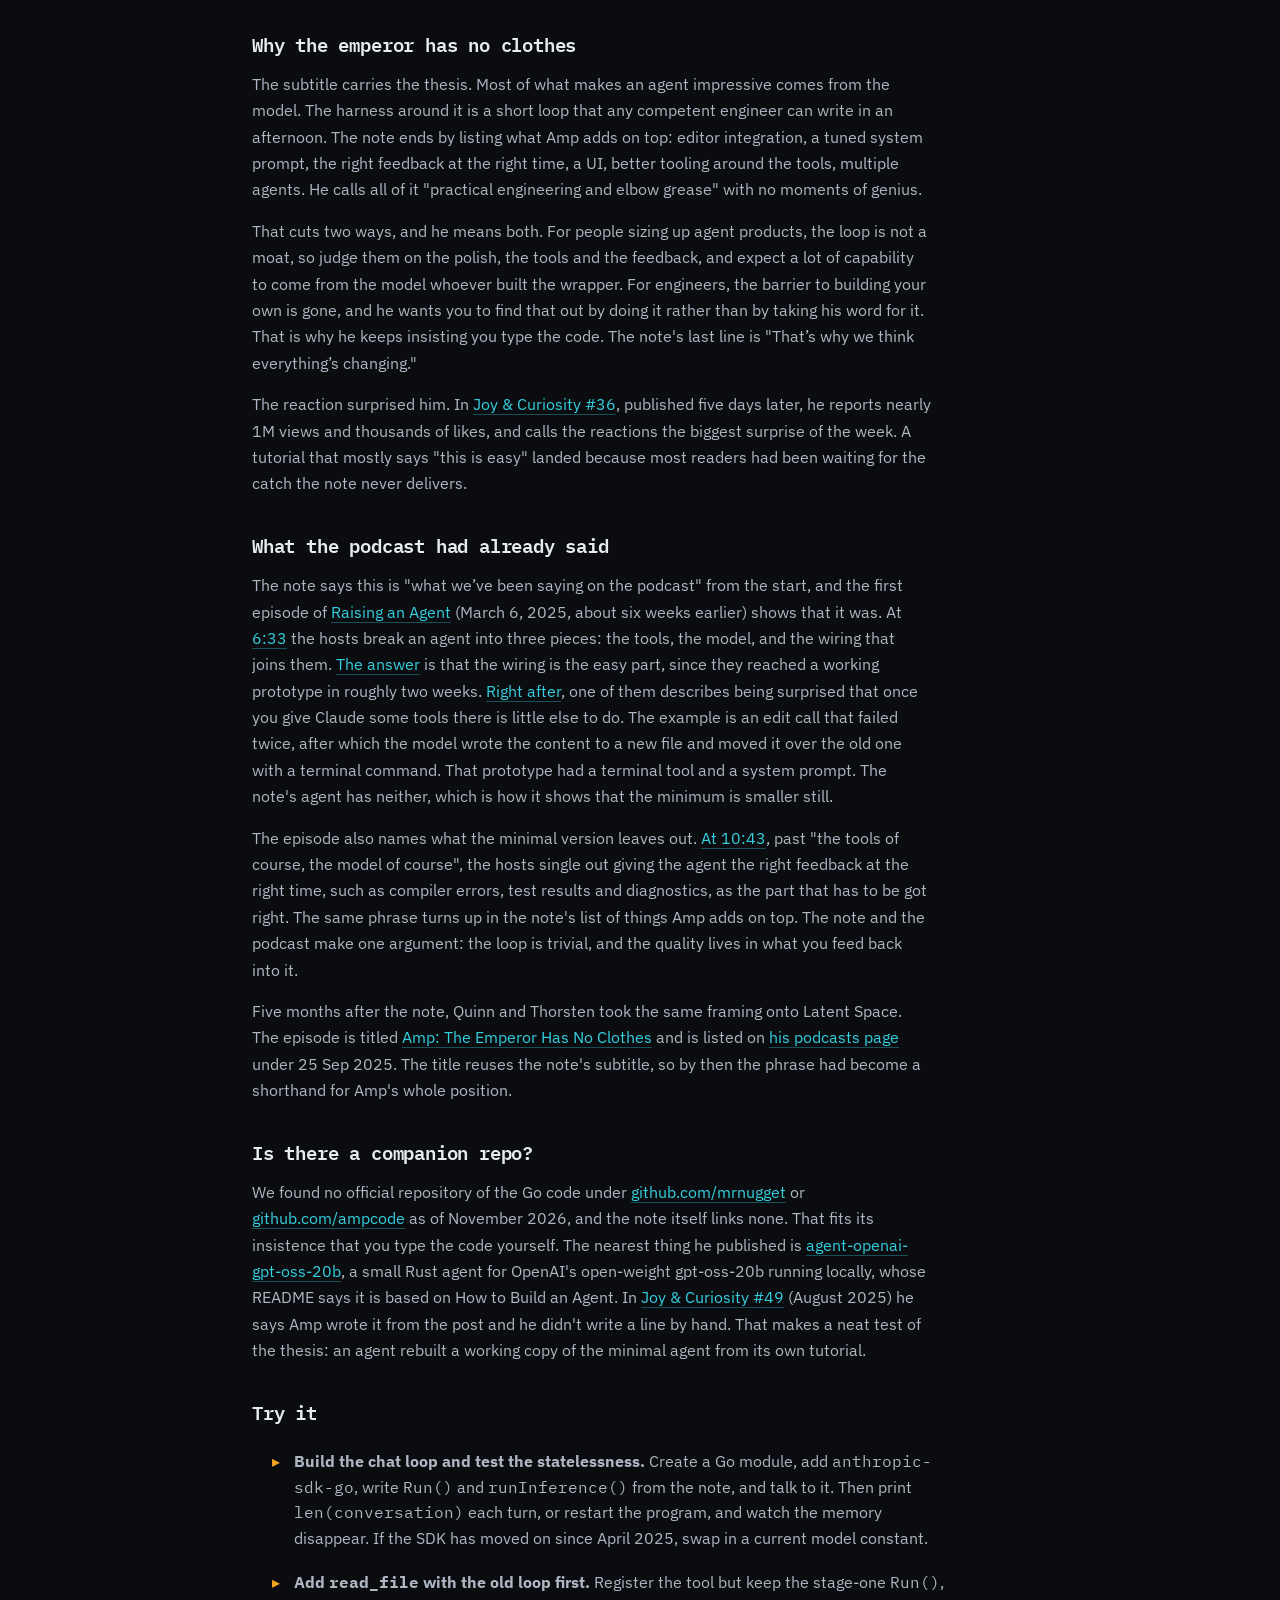
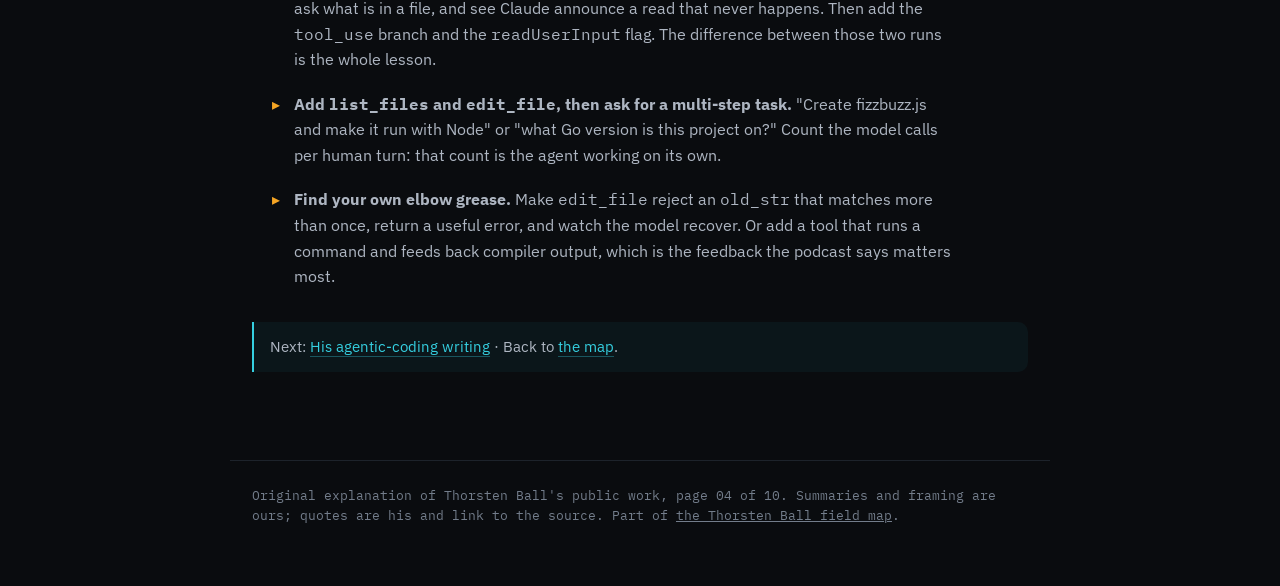
<file: pages/p04.html>
<!DOCTYPE html>
<html lang="en">
<head>
<meta charset="UTF-8" />
<meta name="viewport" content="width=device-width, initial-scale=1.0" />
<title>How to Build an Agent: an LLM, a loop, and enough tokens &mdash; Thorsten Ball, mapped</title>
<meta name="description" content="What Thorsten Ball's April 2025 Amp note How to Build an Agent actually builds: a Go chat loop, three tools, and a tool-call round trip that turns a chatbot into a code-editing agent in a few hundred lines, and why that was the point." />
<link rel="preconnect" href="https://fonts.googleapis.com" />
<link rel="preconnect" href="https://fonts.gstatic.com" crossorigin />
<link href="https://fonts.googleapis.com/css2?family=IBM+Plex+Mono:wght@400;500;600;700&family=IBM+Plex+Sans:wght@400;500;600;700&display=swap" rel="stylesheet" />
<link rel="stylesheet" href="../paper.css" />
</head>
<body>
<header class="bar"><div class="bar-in">
  <div class="brand"><span class="dot"></span>THORSTEN&nbsp;//&nbsp;FIELD&nbsp;MAP</div>
  <a class="back" href="../index.html#agents">&larr; the map</a>
</div></header>
<main>
  <div class="eyebrow"><span class="box wb mono">BUILDING AGENTS &middot; PAGE 04 OF 10</span><span class="mono">chat loop &middot; tool calls &middot; read_file, list_files, edit_file</span></div>
  <h1>How to Build an Agent: an LLM, a loop, and enough tokens</h1>
  <div class="authors">The Amp note from April 15, 2025 that turned a terminal chatbot into a code-editing agent in a few hundred lines of Go, and the argument it was written to make.</div>
  <div class="paperlink" style="border-left-color:var(--off)"><span class="lbl">Source</span><a href="https://ampcode.com/notes/how-to-build-an-agent" target="_blank" rel="noopener">How to Build an Agent, or: The Emperor Has No Clothes (Amp note, April 15, 2025) &#8599;</a></div>
  <div class="tldr"><b>TL;DR &mdash;</b> The note builds a working coding agent from scratch: a terminal chat loop against Claude 3.7 Sonnet, a four-field tool definition, and three tools (<span class="mono">read_file</span>, <span class="mono">list_files</span>, <span class="mono">edit_file</span>). The whole trick is one extra branch in the loop: when the model's reply contains a <span class="mono">tool_use</span> block, run the function locally, send the output back as a <span class="mono">tool_result</span>, and call the model again without asking the user. Thorsten's claim is that this small core is all an agent is, and that everything a product like Amp adds on top is ordinary engineering.</div>

  <p class="lead">Thorsten wrote the note for engineers who assumed coding agents hide some clever secret, and he asks them to type out every line so they see for themselves that they don't.</p>

  <h2 id="claim">The claim, stated up front</h2>
  <p>The subtitle gives away the argument before any code appears. Watching an agent edit files and recover from errors, you assume there is a secret. Thorsten's answer is three nouns:</p>
  <blockquote class="q off">There isn’t. It’s an LLM, a loop, and enough tokens.<span class="cite">&mdash; <a href="https://ampcode.com/notes/how-to-build-an-agent" target="_blank" rel="noopener">Thorsten Ball, How to Build an Agent</a></span></blockquote>
  <p>He defines an agent narrowly. The model has to be able to change something outside its own context window, and tools are how it does that. A model that only talks is a chatbot. The note links that definition to an earlier interview, <a class="lnk" href="https://youtu.be/J1-W9O3n7j8?t=72" target="_blank" rel="noopener">Agents At Work 4</a> from February 2025, so he had been using it before he wrote any of this down:</p>
  <blockquote class="q">an LLM with access to tools, giving it the ability to modify something outside the context window.<span class="cite">&mdash; <a href="https://ampcode.com/notes/how-to-build-an-agent" target="_blank" rel="noopener">Thorsten Ball, How to Build an Agent</a></span></blockquote>
  <p>The setup is deliberately bare: Go, an <span class="mono">ANTHROPIC_API_KEY</span> environment variable, the official <a class="lnk" href="https://github.com/anthropics/anthropic-sdk-go" target="_blank" rel="noopener">anthropic-sdk-go</a>, and later <a class="lnk" href="https://github.com/invopop/jsonschema" target="_blank" rel="noopener">invopop/jsonschema</a> for generating tool schemas. There is no framework and no system prompt. The model constant in the code is <span class="mono">ModelClaude3_7SonnetLatest</span> with a 1024-token response cap.</p>

  <h2 id="chat-loop">Stage one: a chat loop, and who keeps the state</h2>
  <p>The first program is a REPL (read, evaluate, print, loop). Read a line from stdin, wrap it as a user message, append it to a slice called <span class="mono">conversation</span>, call the Messages API with the whole slice, append the reply, print any text blocks, repeat. The note puts this at 90 lines.</p>
  <p>The point of this stage is to make you notice where the memory lives. The model remembers your name on turn three only because your program sent turns one and two again. The API is stateless, so the client owns the transcript and pays to resend all of it on every call. Every later feature hangs off that slice. Tool calls and their results become more entries in it, and the model sees its own earlier actions only because you replay them.</p>
  <p>Before writing any tool code he shows that tool use is a convention the model already follows. In plain chat he tells Claude to answer weather questions with <span class="mono">get_weather(&lt;location_name&gt;)</span>, asks about Munich, gets back exactly that string, types in a fake forecast, and Claude carries on as if it had looked something up. The provider APIs formalise this. You send a list of tool definitions, the provider turns them into prompt text the model was trained on, and the model answers in a structured shape when it wants one called. Anthropic documents the wrapping in its <a class="lnk" href="https://platform.claude.com/docs/en/agents-and-tools/tool-use/overview" target="_blank" rel="noopener">tool-use overview</a>, which the note links.</p>

  <h2 id="tool-definition">Stage two: what a tool is, in four fields</h2>
  <p>Each tool is a name, a description, a JSON schema for its input, and a Go function that does the work. The first three go to the model. The function stays on your machine.</p>
<pre class="code-block">type ToolDefinition struct {
	Name        string                         `json:"name"`
	Description string                         `json:"description"`
	InputSchema anthropic.ToolInputSchemaParam `json:"input_schema"`
	Function    func(input json.RawMessage) (string, error)
}</pre>
  <p>That split carries the design. The description and schema are the tool's only interface to the model, so they are prompt engineering under another name. The <span class="mono">read_file</span> description says what it returns and also when not to use it ("Do not use this with directory names"). The function is ordinary code with no awareness of AI: <span class="mono">read_file</span> unmarshals a path and calls <span class="mono">os.ReadFile</span>. A small generic helper reflects a Go struct into the JSON schema, so the struct tags double as per-parameter descriptions.</p>

  <h2 id="round-trip">Stage three: the round trip</h2>
  <p>With the first tool registered but the loop unchanged, asking "what's in main.go?" gets a reply announcing that Claude will read the file, then nothing. The model asked for a tool and the program dropped the request. The fix is a rewrite of <span class="mono">Run()</span>, and this is the core of it:</p>
<pre class="code-block">		case "tool_use":
			result := a.executeTool(content.ID, content.Name, content.Input)
			toolResults = append(toolResults, result)
		}
	}
	if len(toolResults) == 0 {
		readUserInput = true
		continue
	}
	readUserInput = false
	conversation = append(conversation, anthropic.NewUserMessage(toolResults...))</pre>
  <p>Here is what happens on the wire. The model's reply is a list of content blocks. A text block is printed. A <span class="mono">tool_use</span> block carries an id, a tool name and a JSON input. <span class="mono">executeTool</span> looks the name up in the local registry, runs the function, and wraps the output in a <span class="mono">tool_result</span> block that points back to the same id. Errors go back as well, with an error flag set, so the model can see that a call failed and try something else. All the results from one turn are bundled into a single message with the user role and appended to the conversation.</p>
  <p>Then comes the <span class="mono">readUserInput</span> flag. If the model asked for tools, the loop skips the "You:" prompt and calls the model again straight away with the results in context. If the reply was text only, control goes back to the human. That one boolean is the difference between a chatbot and an agent: the model can take several steps in a row while the human waits. The note admits this means a loop inside a loop and doesn't apologise for it.</p>

  <figure class="fig wide"><div class="media">
    <svg class="dg" viewBox="0 0 820 380" role="img" aria-label="The agent loop from How to Build an Agent: user input goes into the conversation, the model replies, tool_use blocks are executed locally and returned as tool_result blocks, and the model is called again until it replies with text only">
      <title>The agent loop: the model keeps getting called while it asks for tools</title>
      <rect class="box" x="20" y="50" width="150" height="64" rx="10"/>
      <text class="t-ink" x="95" y="78" text-anchor="middle" font-size="14">You type</text>
      <text class="t-dim" x="95" y="98" text-anchor="middle" font-size="11">getUserMessage()</text>
      <rect class="box" x="210" y="50" width="180" height="64" rx="10"/>
      <text class="t-ink" x="300" y="78" text-anchor="middle" font-size="14">conversation</text>
      <text class="t-dim" x="300" y="98" text-anchor="middle" font-size="11">append, resend it all</text>
      <rect class="box-off" x="430" y="50" width="180" height="64" rx="10"/>
      <text class="t-ink" x="520" y="78" text-anchor="middle" font-size="14">Claude</text>
      <text class="t-off" x="520" y="98" text-anchor="middle" font-size="11">runInference + tools</text>
      <rect class="box" x="650" y="50" width="140" height="64" rx="10"/>
      <text class="t-ink" x="720" y="78" text-anchor="middle" font-size="14">reply blocks</text>
      <text class="t-dim" x="720" y="98" text-anchor="middle" font-size="11">text? tool_use?</text>
      <line class="ln" x1="170" y1="82" x2="209" y2="82"/><polygon class="ah" points="210,82 202,77 202,87"/>
      <line class="ln" x1="390" y1="82" x2="429" y2="82"/><polygon class="ah" points="430,82 422,77 422,87"/>
      <line class="ln" x1="610" y1="82" x2="649" y2="82"/><polygon class="ah" points="650,82 642,77 642,87"/>

      <rect class="box-def" x="590" y="180" width="190" height="64" rx="10"/>
      <text class="t-ink" x="685" y="208" text-anchor="middle" font-size="14">executeTool</text>
      <text class="t-def" x="685" y="228" text-anchor="middle" font-size="11">find by name, run Go func</text>
      <line class="ln-def" x1="700" y1="114" x2="700" y2="179"/><polygon class="ah-def" points="700,180 695,172 705,172"/>
      <text class="t-def" x="694" y="152" text-anchor="end" font-size="11">tool_use (id, name, input)</text>

      <rect class="box-def" x="320" y="180" width="230" height="64" rx="10"/>
      <text class="t-ink" x="435" y="208" text-anchor="middle" font-size="14">tool_result blocks</text>
      <text class="t-def" x="435" y="228" text-anchor="middle" font-size="11">same id, output or error flag</text>
      <line class="ln-def" x1="590" y1="212" x2="551" y2="212"/><polygon class="ah-def" points="550,212 558,207 558,217"/>
      <line class="ln-def" x1="480" y1="180" x2="480" y2="115"/><polygon class="ah-def" points="480,114 475,122 485,122"/>
      <text class="t-def" x="330" y="152" font-size="11">readUserInput = false</text>
      <text class="t-def" x="330" y="166" font-size="11">call the model again</text>

      <line class="ln" x1="790" y1="100" x2="806" y2="100"/>
      <line class="ln" x1="806" y1="100" x2="806" y2="320"/>
      <line class="ln" x1="806" y1="320" x2="271" y2="320"/><polygon class="ah" points="270,320 278,315 278,325"/>
      <text class="t-dim" x="520" y="312" text-anchor="middle" font-size="11">text only, no tool_use</text>

      <rect class="box" x="20" y="290" width="250" height="64" rx="10"/>
      <text class="t-ink" x="145" y="318" text-anchor="middle" font-size="14">print Claude's text</text>
      <text class="t-dim" x="145" y="338" text-anchor="middle" font-size="11">readUserInput = true</text>
      <line class="ln" x1="95" y1="290" x2="95" y2="115"/><polygon class="ah" points="95,114 90,122 100,122"/>
      <text class="t-dim" x="105" y="210" font-size="11">back to the human</text>
    </svg>
  </div>
  <figcaption>Our drawing of the <span class="mono">Run()</span> loop in the note. Amber is the only remote call; green runs on your machine. The model keeps going round the green loop until a reply has no <span class="mono">tool_use</span> block in it.</figcaption></figure>

  <h2 id="three-tools">The three tools, and what they show</h2>
  <p><b><span class="mono">read_file</span></b> proves the round trip. With a riddle saved in <span class="mono">secret-file.txt</span>, the request "help me solve the riddle in the secret-file.txt file" makes Claude call <span class="mono">read_file</span> and answer. No instruction said "when the user mentions a file, read it". The description alone was enough.</p>
  <blockquote class="q">You just give it a tool and it… uses it when it thinks it’ll help solve the task.<span class="cite">&mdash; <a href="https://ampcode.com/notes/how-to-build-an-agent" target="_blank" rel="noopener">Thorsten Ball, How to Build an Agent</a></span></blockquote>
  <p><b><span class="mono">list_files</span></b> walks a directory and returns a JSON array of relative paths, with directories marked by a trailing slash. It shows composition. Asked which Go version the project uses, Claude lists the directory, picks <span class="mono">go.mod</span>, reads it and answers, chaining two tools across two model calls with nobody prompting it in between. Thorsten uses this tool to make a point about output design. The trailing slash was his own choice, and any format works if the model can make sense of it, at an acceptable token cost:</p>
  <blockquote class="q">There’s no fixed format. Anything goes as long as Claude can make sense of it and whether it can you need to figure out by experimentation.<span class="cite">&mdash; <a href="https://ampcode.com/notes/how-to-build-an-agent" target="_blank" rel="noopener">Thorsten Ball, How to Build an Agent</a></span></blockquote>
  <p><b><span class="mono">edit_file</span></b> is the one readers expect to be hard. It is string replacement: a path, an <span class="mono">old_str</span>, a <span class="mono">new_str</span>. An empty <span class="mono">old_str</span> on a missing file creates the file, which a small helper handles. He picked the interface because Claude 3.7 handles string replacement well, and he adds that you only find out what a model is good at by trying. Given that tool, Claude writes a runnable <span class="mono">fizzbuzz.js</span>, then reads it back and makes two edits to cut it to 15, changing the comment at the top to match without being asked. It also writes a <span class="mono">congrats.js</span> that ROT13-decodes the string the note gives it, and the decoded output congratulates you on building a code-editing agent.</p>
  <p>One detail a careful reader will spot (our observation, not the note's): the schema tells the model that <span class="mono">old_str</span> must match exactly once, but the implementation calls <span class="mono">strings.Replace(..., -1)</span>, which replaces every match. The model is told about a constraint the code does not enforce. That is the kind of gap Thorsten's "elbow grease" covers in a real product.</p>

  <h2 id="line-counts">How little code it is</h2>
  <p>The note is written to make you feel the size of the program, so it reports a running count rather than a final figure:</p>
  <div class="scroll"><table class="kv">
    <tr><td>Promise at the start</td><td>"less than 400 lines of code, most of which is boilerplate"</td></tr>
    <tr><td>Chat loop working</td><td>90 lines</td></tr>
    <tr><td>After <span class="mono">read_file</span> and <span class="mono">list_files</span></td><td>"around 190 lines"</td></tr>
    <tr><td>Closing line</td><td>"300 lines of code and three tools"</td></tr>
  </table></div>
  <p>The figures don't quite agree (under 400 at the top, 300 at the end), and in May he described it in <a class="lnk" href="https://registerspill.thorstenball.com/p/joy-and-curiosity-40" target="_blank" rel="noopener">Joy &amp; Curiosity #40</a> as "around 300 lines of Go". Either way the scale is a few hundred lines, mostly Go error handling and SDK type plumbing. The same newsletter item points to Philip Zeyliger's <a class="lnk" href="https://sketch.dev/blog/agent-loop" target="_blank" rel="noopener">The Unreasonable Effectiveness of an LLM Agent Loop with Tool Use</a>, which gets the idea down to nine lines of pseudocode, and Thorsten recommends it.</p>

  <h2 id="emperor">Why the emperor has no clothes</h2>
  <p>The subtitle carries the thesis. Most of what makes an agent impressive comes from the model. The harness around it is a short loop that any competent engineer can write in an afternoon. The note ends by listing what Amp adds on top: editor integration, a tuned system prompt, the right feedback at the right time, a UI, better tooling around the tools, multiple agents. He calls all of it "practical engineering and elbow grease" with no moments of genius.</p>
  <p>That cuts two ways, and he means both. For people sizing up agent products, the loop is not a moat, so judge them on the polish, the tools and the feedback, and expect a lot of capability to come from the model whoever built the wrapper. For engineers, the barrier to building your own is gone, and he wants you to find that out by doing it rather than by taking his word for it. That is why he keeps insisting you type the code. The note's last line is "That’s why we think everything’s changing."</p>
  <p>The reaction surprised him. In <a class="lnk" href="https://registerspill.thorstenball.com/p/joy-and-curiosity-36" target="_blank" rel="noopener">Joy &amp; Curiosity #36</a>, published five days later, he reports nearly 1M views and thousands of likes, and calls the reactions the biggest surprise of the week. A tutorial that mostly says "this is easy" landed because most readers had been waiting for the catch the note never delivers.</p>

  <h2 id="podcast">What the podcast had already said</h2>
  <p>The note says this is "what we’ve been saying on the podcast" from the start, and the first episode of <a class="lnk" href="https://ampcode.com/podcast/episode-1" target="_blank" rel="noopener">Raising an Agent</a> (March 6, 2025, about six weeks earlier) shows that it was. At <a class="lnk" href="https://youtu.be/auVu08nXKOw?t=393" target="_blank" rel="noopener">6:33</a> the hosts break an agent into three pieces: the tools, the model, and the wiring that joins them. <a class="lnk" href="https://youtu.be/auVu08nXKOw?t=423" target="_blank" rel="noopener">The answer</a> is that the wiring is the easy part, since they reached a working prototype in roughly two weeks. <a class="lnk" href="https://youtu.be/auVu08nXKOw?t=456" target="_blank" rel="noopener">Right after</a>, one of them describes being surprised that once you give Claude some tools there is little else to do. The example is an edit call that failed twice, after which the model wrote the content to a new file and moved it over the old one with a terminal command. That prototype had a terminal tool and a system prompt. The note's agent has neither, which is how it shows that the minimum is smaller still.</p>
  <p>The episode also names what the minimal version leaves out. <a class="lnk" href="https://youtu.be/auVu08nXKOw?t=643" target="_blank" rel="noopener">At 10:43</a>, past "the tools of course, the model of course", the hosts single out giving the agent the right feedback at the right time, such as compiler errors, test results and diagnostics, as the part that has to be got right. The same phrase turns up in the note's list of things Amp adds on top. The note and the podcast make one argument: the loop is trivial, and the quality lives in what you feed back into it.</p>
  <p>Five months after the note, Quinn and Thorsten took the same framing onto Latent Space. The episode is titled <a class="lnk" href="https://www.youtube.com/watch?v=b4rOVZWLW6E" target="_blank" rel="noopener">Amp: The Emperor Has No Clothes</a> and is listed on <a class="lnk" href="https://thorstenball.com/podcasts/" target="_blank" rel="noopener">his podcasts page</a> under 25 Sep 2025. The title reuses the note's subtitle, so by then the phrase had become a shorthand for Amp's whole position.</p>

  <h2 id="repo">Is there a companion repo?</h2>
  <p>We found no official repository of the Go code under <a class="lnk" href="https://github.com/mrnugget" target="_blank" rel="noopener">github.com/mrnugget</a> or <a class="lnk" href="https://github.com/ampcode" target="_blank" rel="noopener">github.com/ampcode</a> as of November 2026, and the note itself links none. That fits its insistence that you type the code yourself. The nearest thing he published is <a class="lnk" href="https://github.com/mrnugget/agent-openai-gpt-oss-20b" target="_blank" rel="noopener">agent-openai-gpt-oss-20b</a>, a small Rust agent for OpenAI's open-weight gpt-oss-20b running locally, whose README says it is based on How to Build an Agent. In <a class="lnk" href="https://registerspill.thorstenball.com/p/joy-and-curiosity-49" target="_blank" rel="noopener">Joy &amp; Curiosity #49</a> (August 2025) he says Amp wrote it from the post and he didn't write a line by hand. That makes a neat test of the thesis: an agent rebuilt a working copy of the minimal agent from its own tutorial.</p>

  <h2 id="try-it">Try it</h2>
  <ul class="outline">
    <li><b>Build the chat loop and test the statelessness.</b> Create a Go module, add <span class="mono">anthropic-sdk-go</span>, write <span class="mono">Run()</span> and <span class="mono">runInference()</span> from the note, and talk to it. Then print <span class="mono">len(conversation)</span> each turn, or restart the program, and watch the memory disappear. If the SDK has moved on since April 2025, swap in a current model constant.</li>
    <li><b>Add <span class="mono">read_file</span> with the old loop first.</b> Register the tool but keep the stage-one <span class="mono">Run()</span>, ask what is in a file, and see Claude announce a read that never happens. Then add the <span class="mono">tool_use</span> branch and the <span class="mono">readUserInput</span> flag. The difference between those two runs is the whole lesson.</li>
    <li><b>Add <span class="mono">list_files</span> and <span class="mono">edit_file</span>, then ask for a multi-step task.</b> "Create fizzbuzz.js and make it run with Node" or "what Go version is this project on?" Count the model calls per human turn: that count is the agent working on its own.</li>
    <li><b>Find your own elbow grease.</b> Make <span class="mono">edit_file</span> reject an <span class="mono">old_str</span> that matches more than once, return a useful error, and watch the model recover. Or add a tool that runs a command and feeds back compiler output, which is the feedback the podcast says matters most.</li>
  </ul>

  <div class="callout">Next: <a class="lnk" href="p05.html">His agentic-coding writing</a> &middot; Back to <a class="lnk" href="../index.html#agents">the map</a>.</div>
</main>
<footer>Original explanation of Thorsten Ball's public work, page 04 of 10. Summaries and framing are ours; quotes are his and link to the source. Part of <a href="../index.html">the Thorsten Ball field map</a>.</footer>
<!-- Private comments mode, inert unless ?annotate=1 (see assets/annotate.js in idvorkin-ai-tools.github.io) -->
<script src="https://idvorkin-ai-tools.github.io/assets/annotate.js" defer></script>
</body>
</html>
</file>
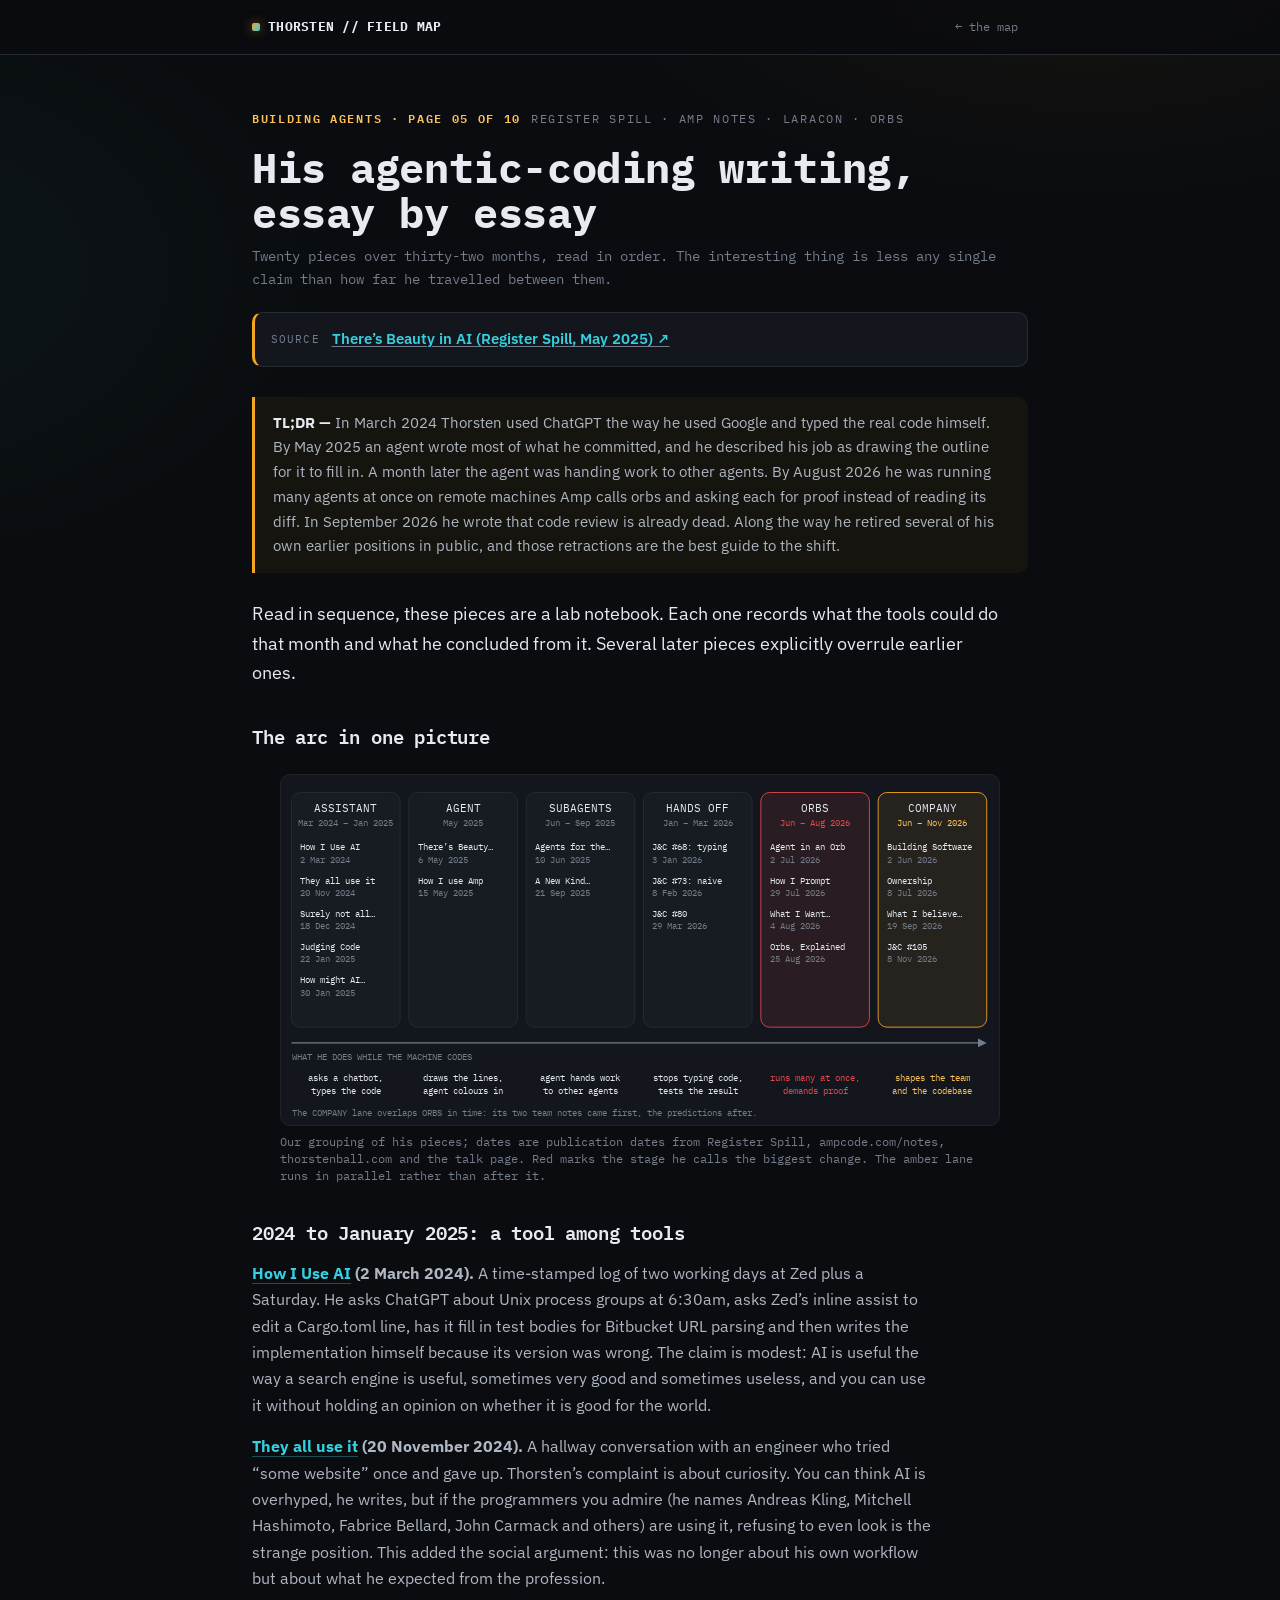
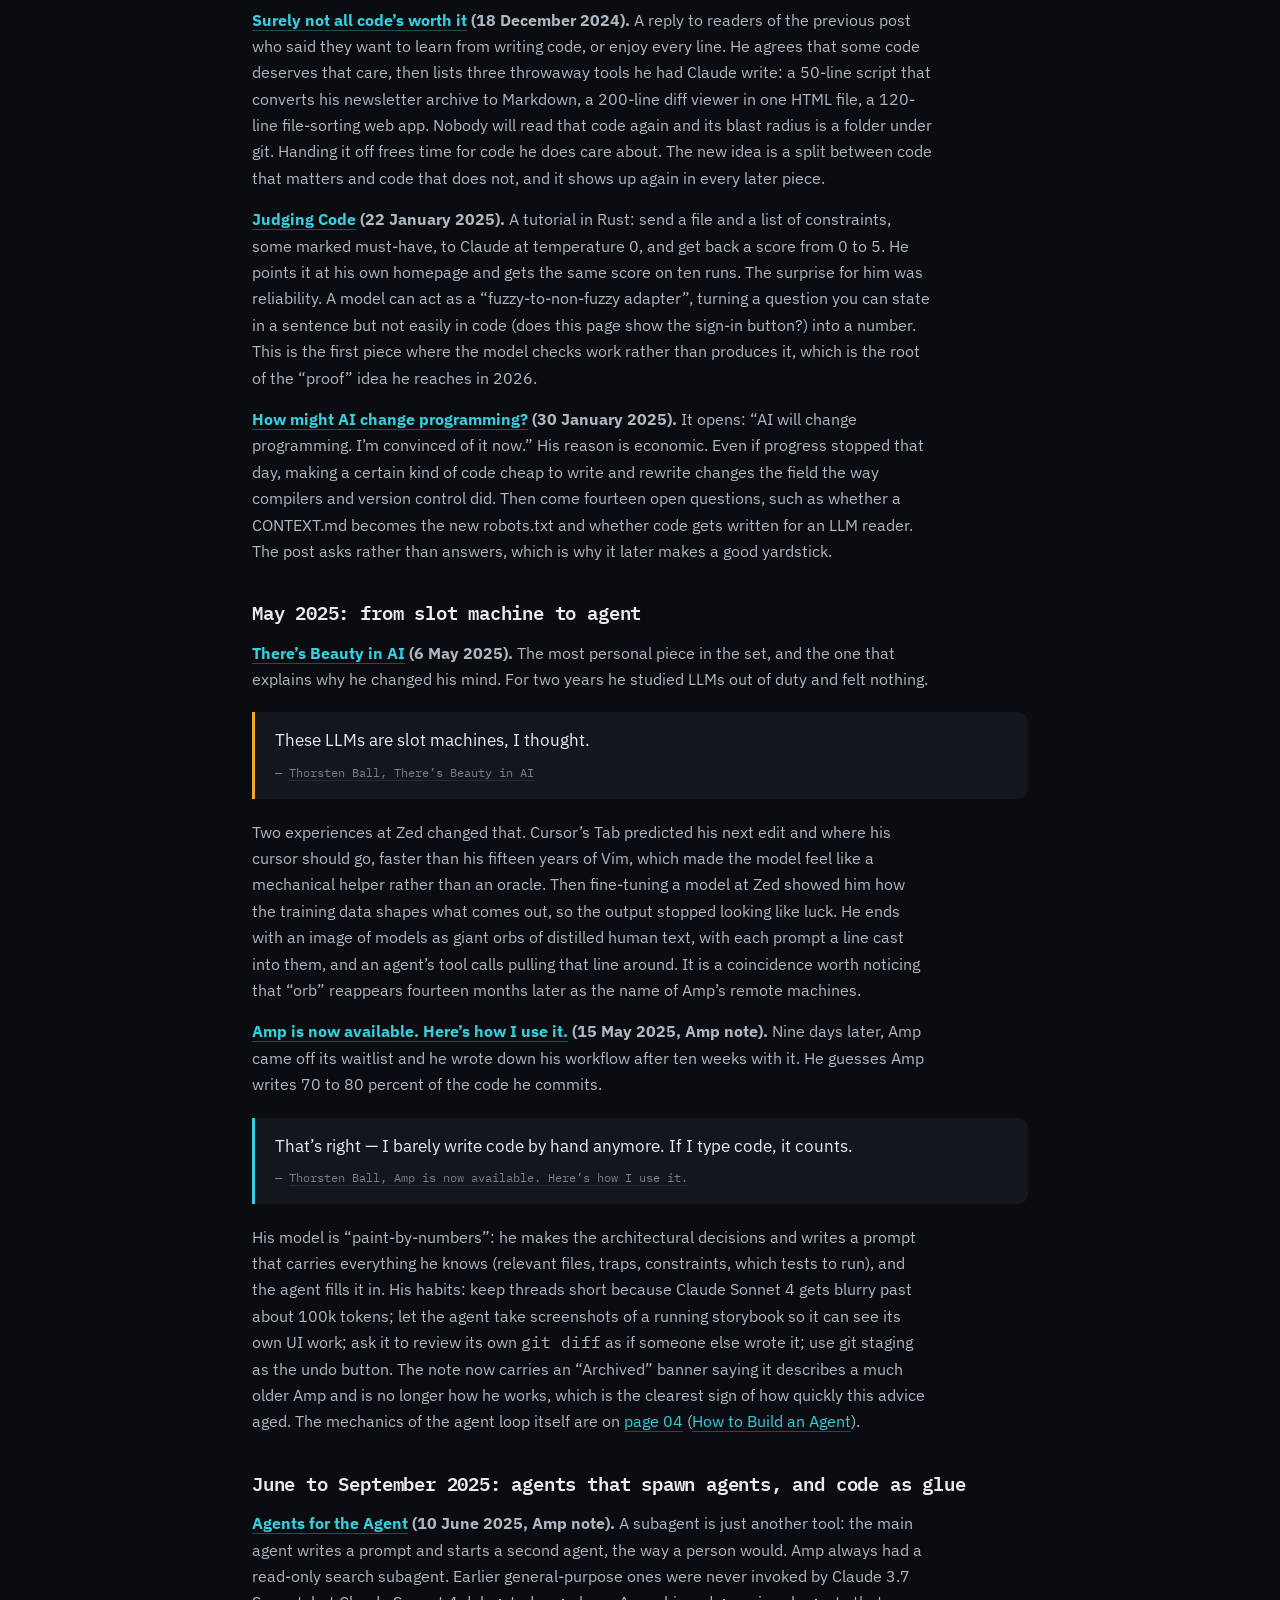
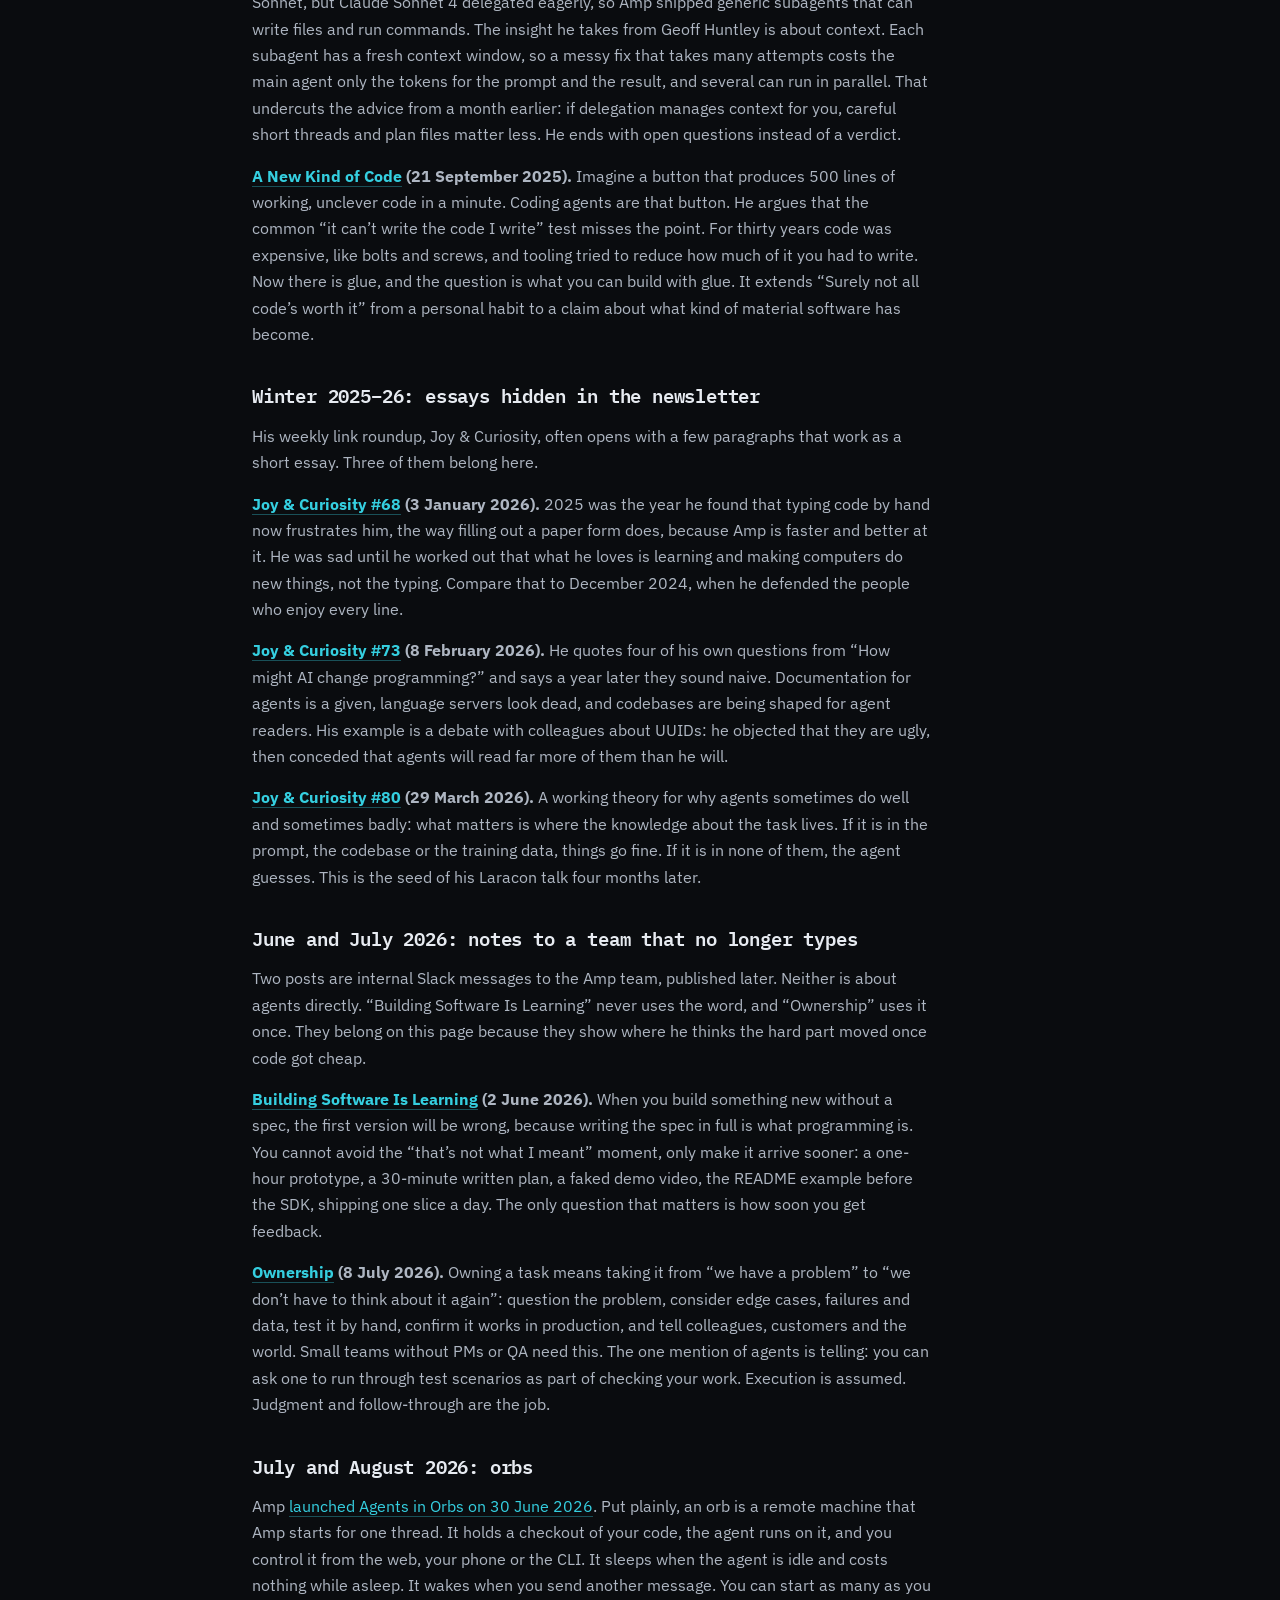
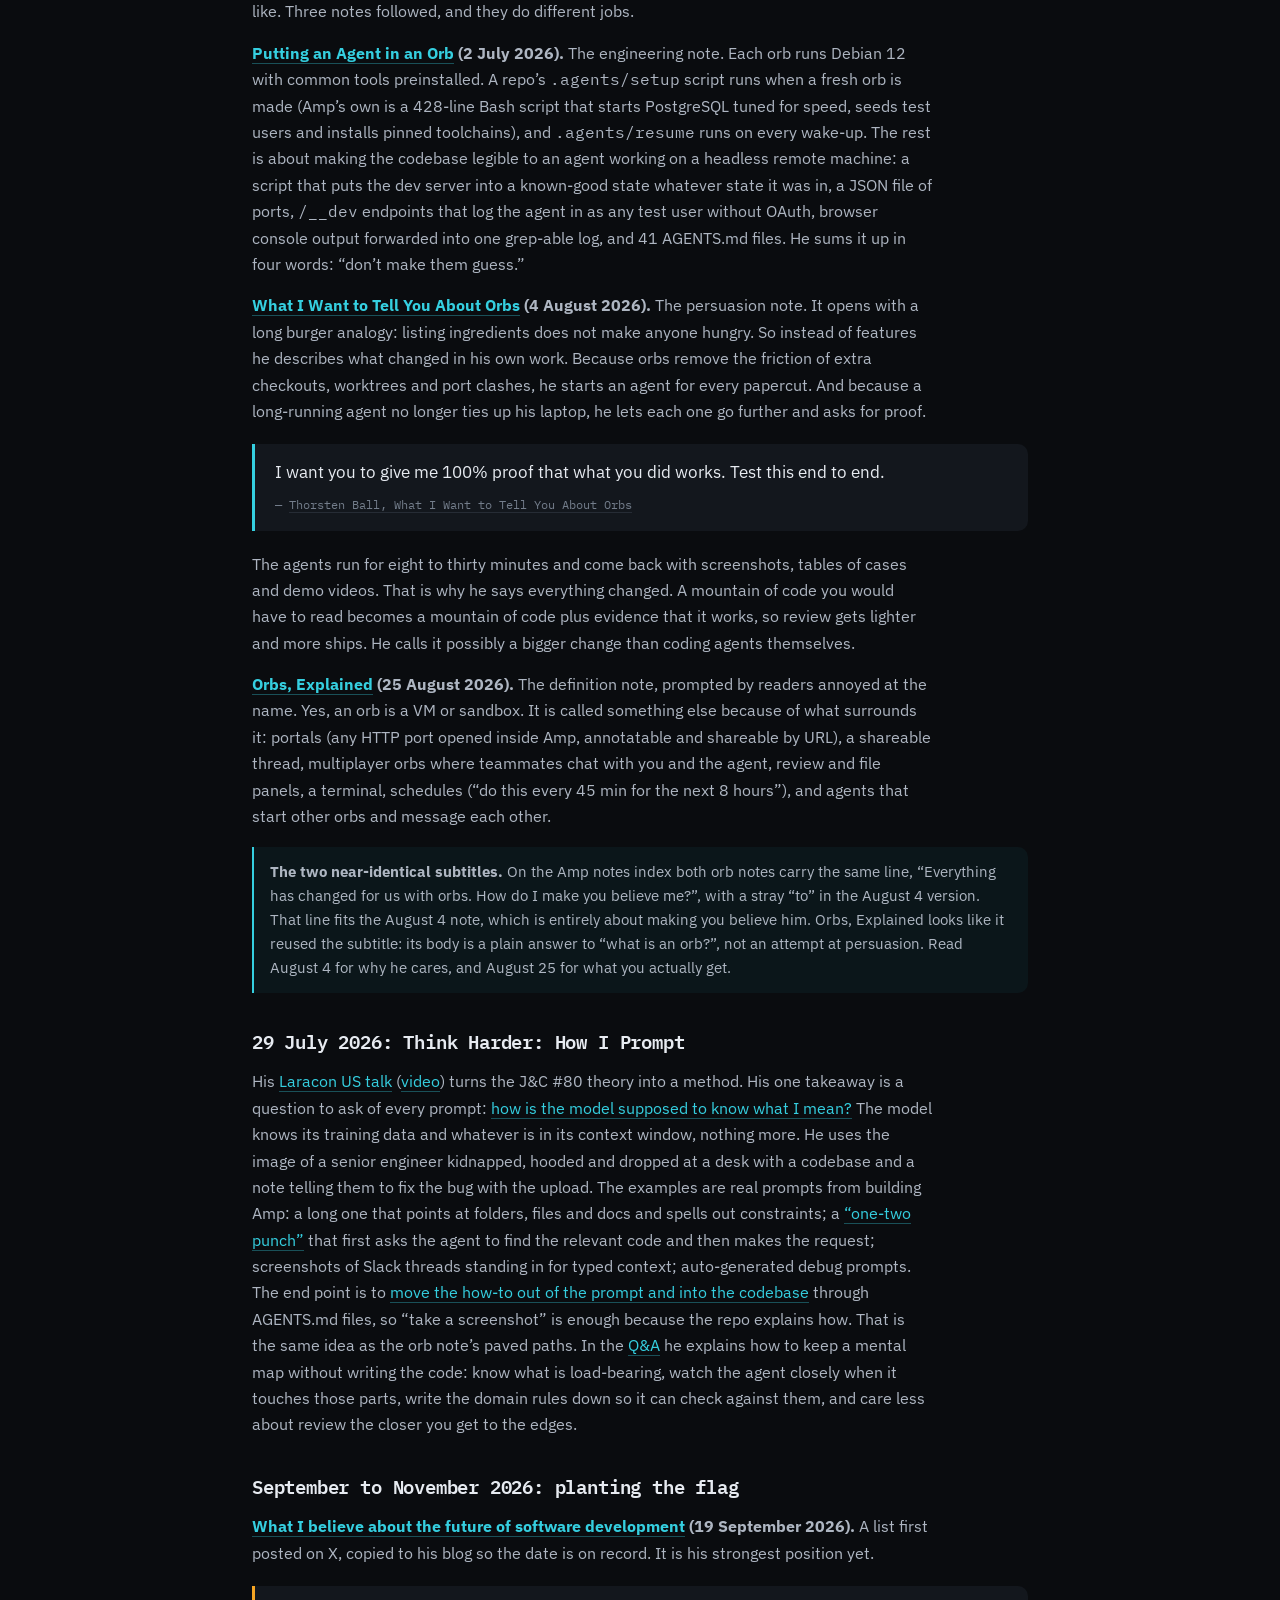
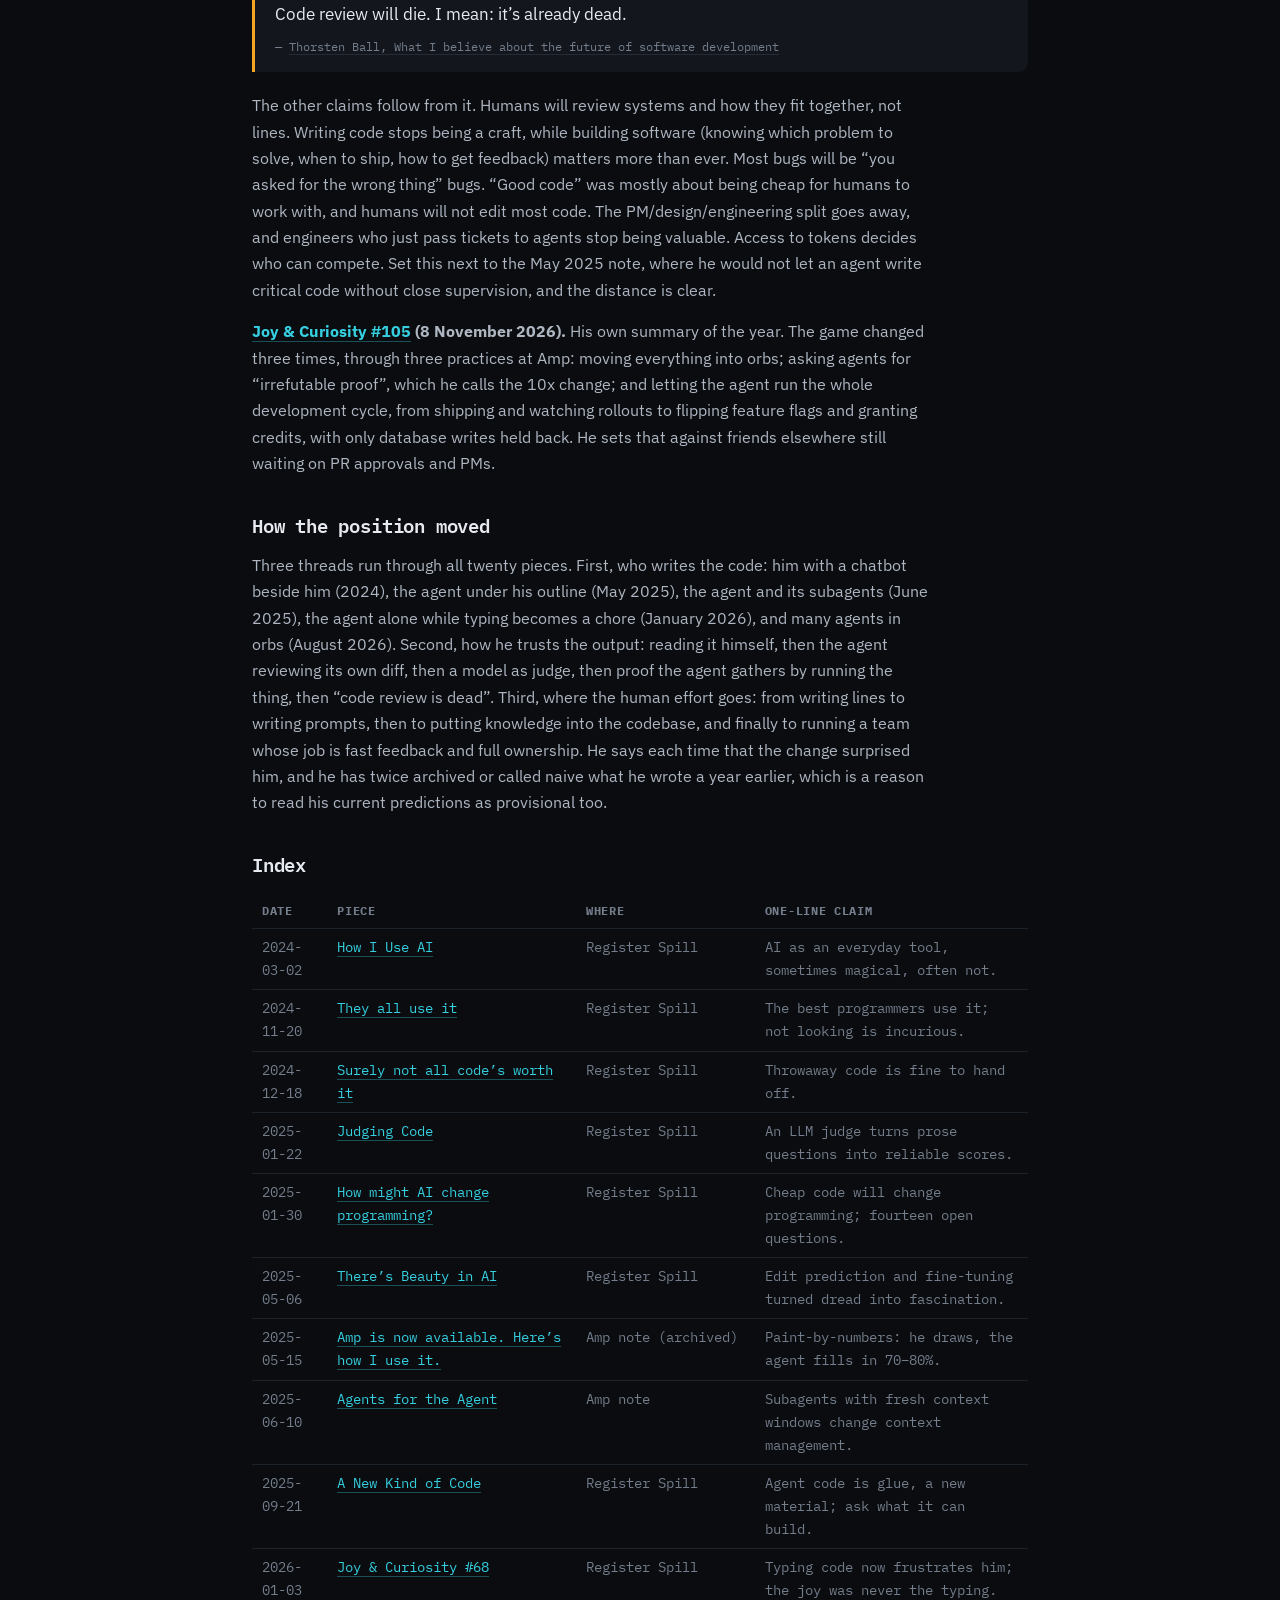
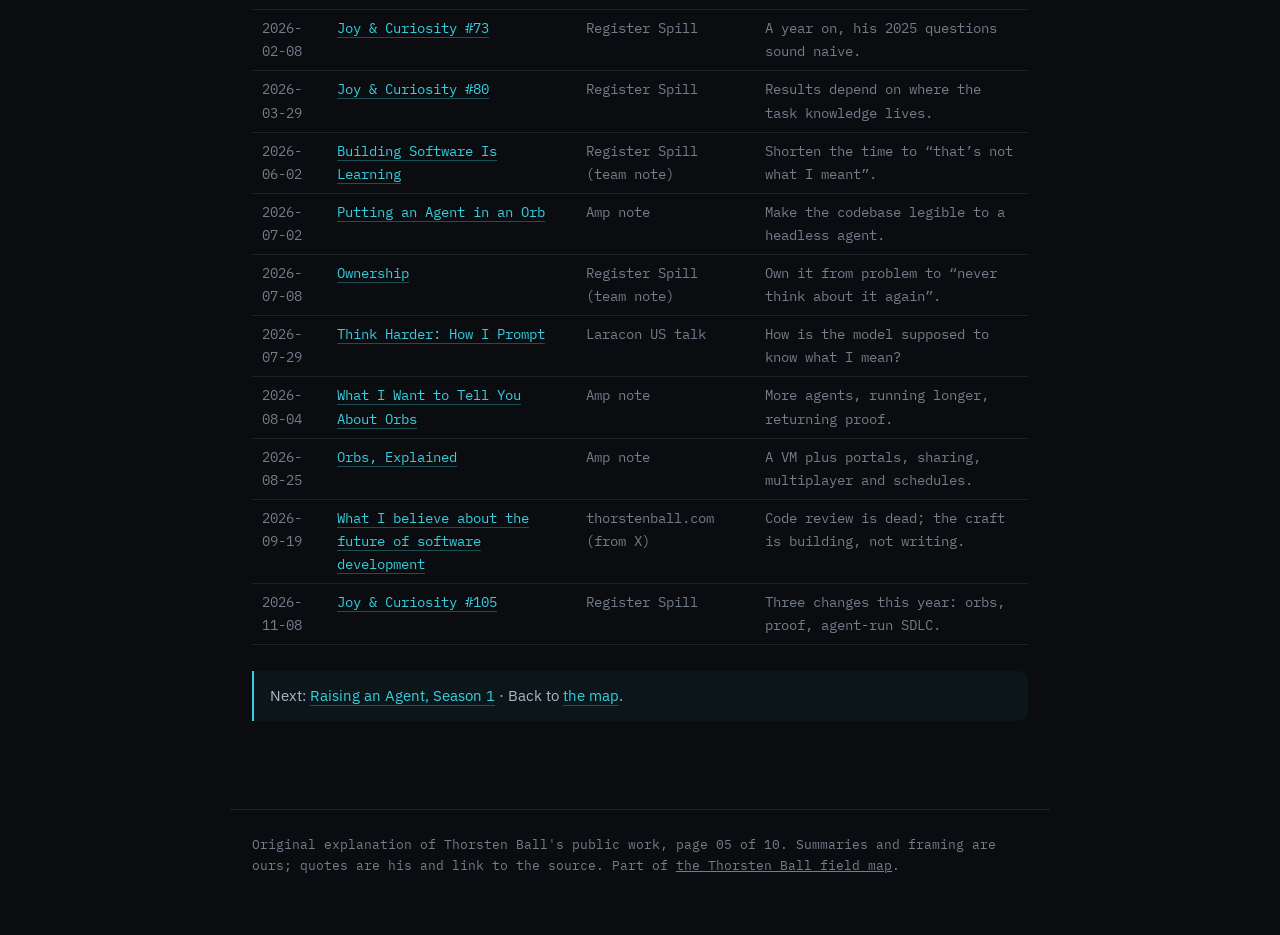
<file: pages/p05.html>
<!DOCTYPE html>
<html lang="en">
<head>
<meta charset="UTF-8" />
<meta name="viewport" content="width=device-width, initial-scale=1.0" />
<title>His agentic-coding writing, essay by essay &mdash; Thorsten Ball, mapped</title>
<meta name="description" content="Thorsten Ball's writing about coding with AI and agents from March 2024 to November 2026, in date order: what each piece claims, what it added, and how his position moved from chatbot-on-the-side to orbs and a company run around agents." />
<link rel="preconnect" href="https://fonts.googleapis.com" />
<link rel="preconnect" href="https://fonts.gstatic.com" crossorigin />
<link href="https://fonts.googleapis.com/css2?family=IBM+Plex+Mono:wght@400;500;600;700&family=IBM+Plex+Sans:wght@400;500;600;700&display=swap" rel="stylesheet" />
<link rel="stylesheet" href="../paper.css" />
</head>
<body>
<header class="bar"><div class="bar-in">
  <div class="brand"><span class="dot"></span>THORSTEN&nbsp;//&nbsp;FIELD&nbsp;MAP</div>
  <a class="back" href="../index.html#agents">&larr; the map</a>
</div></header>
<main>
  <div class="eyebrow"><span class="box wb mono">BUILDING AGENTS &middot; PAGE 05 OF 10</span><span class="mono">register spill &middot; amp notes &middot; laracon &middot; orbs</span></div>
  <h1>His agentic-coding writing, essay by essay</h1>
  <div class="authors">Twenty pieces over thirty-two months, read in order. The interesting thing is less any single claim than how far he travelled between them.</div>
  <div class="paperlink" style="border-left-color:var(--off)"><span class="lbl">Source</span><a href="https://registerspill.thorstenball.com/p/theres-beauty-in-ai" target="_blank" rel="noopener">There&rsquo;s Beauty in AI (Register Spill, May 2025) &#8599;</a></div>
  <div class="tldr"><b>TL;DR &mdash;</b> In March 2024 Thorsten used ChatGPT the way he used Google and typed the real code himself. By May 2025 an agent wrote most of what he committed, and he described his job as drawing the outline for it to fill in. A month later the agent was handing work to other agents. By August 2026 he was running many agents at once on remote machines Amp calls orbs and asking each for proof instead of reading its diff. In September 2026 he wrote that code review is already dead. Along the way he retired several of his own earlier positions in public, and those retractions are the best guide to the shift.</div>

  <p class="lead">Read in sequence, these pieces are a lab notebook. Each one records what the tools could do that month and what he concluded from it. Several later pieces explicitly overrule earlier ones.</p>

  <h2 id="arc">The arc in one picture</h2>
  <figure class="fig wide"><div class="media">
    <svg class="dg" viewBox="0 0 820 400" role="img" aria-label="Timeline of Thorsten Ball's writing on AI and agents, grouped into six stages">
      <title>From assistant to orbs: six stages of his agentic-coding writing</title>
      <rect class="box" x="12" y="20" width="124" height="268" rx="10"/>
      <text class="t-ink" x="74" y="42" text-anchor="middle" font-size="12">ASSISTANT</text>
      <text class="t-dim" x="74" y="58" text-anchor="middle" font-size="10">Mar 2024 &#8211; Jan 2025</text>
      <text class="t-ink" x="22" y="86" font-size="10">How I Use AI</text><text class="t-dim" x="22" y="100" font-size="10">2 Mar 2024</text>
      <text class="t-ink" x="22" y="124" font-size="10">They all use it</text><text class="t-dim" x="22" y="138" font-size="10">20 Nov 2024</text>
      <text class="t-ink" x="22" y="162" font-size="10">Surely not all&#8230;</text><text class="t-dim" x="22" y="176" font-size="10">18 Dec 2024</text>
      <text class="t-ink" x="22" y="200" font-size="10">Judging Code</text><text class="t-dim" x="22" y="214" font-size="10">22 Jan 2025</text>
      <text class="t-ink" x="22" y="238" font-size="10">How might AI&#8230;</text><text class="t-dim" x="22" y="252" font-size="10">30 Jan 2025</text>

      <rect class="box" x="146" y="20" width="124" height="268" rx="10"/>
      <text class="t-ink" x="208" y="42" text-anchor="middle" font-size="12">AGENT</text>
      <text class="t-dim" x="208" y="58" text-anchor="middle" font-size="10">May 2025</text>
      <text class="t-ink" x="156" y="86" font-size="10">There&#8217;s Beauty&#8230;</text><text class="t-dim" x="156" y="100" font-size="10">6 May 2025</text>
      <text class="t-ink" x="156" y="124" font-size="10">How I use Amp</text><text class="t-dim" x="156" y="138" font-size="10">15 May 2025</text>

      <rect class="box" x="280" y="20" width="124" height="268" rx="10"/>
      <text class="t-ink" x="342" y="42" text-anchor="middle" font-size="12">SUBAGENTS</text>
      <text class="t-dim" x="342" y="58" text-anchor="middle" font-size="10">Jun &#8211; Sep 2025</text>
      <text class="t-ink" x="290" y="86" font-size="10">Agents for the&#8230;</text><text class="t-dim" x="290" y="100" font-size="10">10 Jun 2025</text>
      <text class="t-ink" x="290" y="124" font-size="10">A New Kind&#8230;</text><text class="t-dim" x="290" y="138" font-size="10">21 Sep 2025</text>

      <rect class="box" x="414" y="20" width="124" height="268" rx="10"/>
      <text class="t-ink" x="476" y="42" text-anchor="middle" font-size="12">HANDS OFF</text>
      <text class="t-dim" x="476" y="58" text-anchor="middle" font-size="10">Jan &#8211; Mar 2026</text>
      <text class="t-ink" x="424" y="86" font-size="10">J&amp;C #68: typing</text><text class="t-dim" x="424" y="100" font-size="10">3 Jan 2026</text>
      <text class="t-ink" x="424" y="124" font-size="10">J&amp;C #73: naive</text><text class="t-dim" x="424" y="138" font-size="10">8 Feb 2026</text>
      <text class="t-ink" x="424" y="162" font-size="10">J&amp;C #80</text><text class="t-dim" x="424" y="176" font-size="10">29 Mar 2026</text>

      <rect class="box-crit" x="548" y="20" width="124" height="268" rx="10"/>
      <text class="t-ink" x="610" y="42" text-anchor="middle" font-size="12">ORBS</text>
      <text class="t-crit" x="610" y="58" text-anchor="middle" font-size="10">Jun &#8211; Aug 2026</text>
      <text class="t-ink" x="558" y="86" font-size="10">Agent in an Orb</text><text class="t-dim" x="558" y="100" font-size="10">2 Jul 2026</text>
      <text class="t-ink" x="558" y="124" font-size="10">How I Prompt</text><text class="t-dim" x="558" y="138" font-size="10">29 Jul 2026</text>
      <text class="t-ink" x="558" y="162" font-size="10">What I Want&#8230;</text><text class="t-dim" x="558" y="176" font-size="10">4 Aug 2026</text>
      <text class="t-ink" x="558" y="200" font-size="10">Orbs, Explained</text><text class="t-dim" x="558" y="214" font-size="10">25 Aug 2026</text>

      <rect class="box-off" x="682" y="20" width="124" height="268" rx="10"/>
      <text class="t-ink" x="744" y="42" text-anchor="middle" font-size="12">COMPANY</text>
      <text class="t-off" x="744" y="58" text-anchor="middle" font-size="10">Jun &#8211; Nov 2026</text>
      <text class="t-ink" x="692" y="86" font-size="10">Building Software</text><text class="t-dim" x="692" y="100" font-size="10">2 Jun 2026</text>
      <text class="t-ink" x="692" y="124" font-size="10">Ownership</text><text class="t-dim" x="692" y="138" font-size="10">8 Jul 2026</text>
      <text class="t-ink" x="692" y="162" font-size="10">What I believe&#8230;</text><text class="t-dim" x="692" y="176" font-size="10">19 Sep 2026</text>
      <text class="t-ink" x="692" y="200" font-size="10">J&amp;C #105</text><text class="t-dim" x="692" y="214" font-size="10">8 Nov 2026</text>

      <line class="ln" x1="12" y1="306" x2="796" y2="306"/><polygon class="ah" points="806,306 796,301 796,311"/>
      <text class="t-dim" x="12" y="326" font-size="10">WHAT HE DOES WHILE THE MACHINE CODES</text>
      <text class="t-ink" x="74" y="350" text-anchor="middle" font-size="10">asks a chatbot,</text><text class="t-ink" x="74" y="364" text-anchor="middle" font-size="10">types the code</text>
      <text class="t-ink" x="208" y="350" text-anchor="middle" font-size="10">draws the lines,</text><text class="t-ink" x="208" y="364" text-anchor="middle" font-size="10">agent colours in</text>
      <text class="t-ink" x="342" y="350" text-anchor="middle" font-size="10">agent hands work</text><text class="t-ink" x="342" y="364" text-anchor="middle" font-size="10">to other agents</text>
      <text class="t-ink" x="476" y="350" text-anchor="middle" font-size="10">stops typing code,</text><text class="t-ink" x="476" y="364" text-anchor="middle" font-size="10">tests the result</text>
      <text class="t-crit" x="610" y="350" text-anchor="middle" font-size="10">runs many at once,</text><text class="t-crit" x="610" y="364" text-anchor="middle" font-size="10">demands proof</text>
      <text class="t-off" x="744" y="350" text-anchor="middle" font-size="10">shapes the team</text><text class="t-off" x="744" y="364" text-anchor="middle" font-size="10">and the codebase</text>
      <text class="t-dim" x="12" y="390" font-size="10">The COMPANY lane overlaps ORBS in time: its two team notes came first, the predictions after.</text>
    </svg>
  </div>
  <figcaption>Our grouping of his pieces; dates are publication dates from Register Spill, ampcode.com/notes, thorstenball.com and the talk page. Red marks the stage he calls the biggest change. The amber lane runs in parallel rather than after it.</figcaption></figure>

  <h2 id="assistant">2024 to January 2025: a tool among tools</h2>
  <p><b><a class="lnk" href="https://registerspill.thorstenball.com/p/how-i-use-ai" target="_blank" rel="noopener">How I Use AI</a> (2 March 2024).</b> A time-stamped log of two working days at Zed plus a Saturday. He asks ChatGPT about Unix process groups at 6:30am, asks Zed&rsquo;s inline assist to edit a Cargo.toml line, has it fill in test bodies for Bitbucket URL parsing and then writes the implementation himself because its version was wrong. The claim is modest: AI is useful the way a search engine is useful, sometimes very good and sometimes useless, and you can use it without holding an opinion on whether it is good for the world.</p>
  <p><b><a class="lnk" href="https://registerspill.thorstenball.com/p/they-all-use-it" target="_blank" rel="noopener">They all use it</a> (20 November 2024).</b> A hallway conversation with an engineer who tried &ldquo;some website&rdquo; once and gave up. Thorsten&rsquo;s complaint is about curiosity. You can think AI is overhyped, he writes, but if the programmers you admire (he names Andreas Kling, Mitchell Hashimoto, Fabrice Bellard, John Carmack and others) are using it, refusing to even look is the strange position. This added the social argument: this was no longer about his own workflow but about what he expected from the profession.</p>
  <p><b><a class="lnk" href="https://registerspill.thorstenball.com/p/surely-not-all-codes-worth-it" target="_blank" rel="noopener">Surely not all code&rsquo;s worth it</a> (18 December 2024).</b> A reply to readers of the previous post who said they want to learn from writing code, or enjoy every line. He agrees that some code deserves that care, then lists three throwaway tools he had Claude write: a 50-line script that converts his newsletter archive to Markdown, a 200-line diff viewer in one HTML file, a 120-line file-sorting web app. Nobody will read that code again and its blast radius is a folder under git. Handing it off frees time for code he does care about. The new idea is a split between code that matters and code that does not, and it shows up again in every later piece.</p>
  <p><b><a class="lnk" href="https://registerspill.thorstenball.com/p/judging-code" target="_blank" rel="noopener">Judging Code</a> (22 January 2025).</b> A tutorial in Rust: send a file and a list of constraints, some marked must-have, to Claude at temperature 0, and get back a score from 0 to 5. He points it at his own homepage and gets the same score on ten runs. The surprise for him was reliability. A model can act as a &ldquo;fuzzy-to-non-fuzzy adapter&rdquo;, turning a question you can state in a sentence but not easily in code (does this page show the sign-in button?) into a number. This is the first piece where the model checks work rather than produces it, which is the root of the &ldquo;proof&rdquo; idea he reaches in 2026.</p>
  <p><b><a class="lnk" href="https://registerspill.thorstenball.com/p/how-might-ai-change-programming" target="_blank" rel="noopener">How might AI change programming?</a> (30 January 2025).</b> It opens: &ldquo;AI will change programming. I&rsquo;m convinced of it now.&rdquo; His reason is economic. Even if progress stopped that day, making a certain kind of code cheap to write and rewrite changes the field the way compilers and version control did. Then come fourteen open questions, such as whether a CONTEXT.md becomes the new robots.txt and whether code gets written for an LLM reader. The post asks rather than answers, which is why it later makes a good yardstick.</p>

  <h2 id="agent">May 2025: from slot machine to agent</h2>
  <p><b><a class="lnk" href="https://registerspill.thorstenball.com/p/theres-beauty-in-ai" target="_blank" rel="noopener">There&rsquo;s Beauty in AI</a> (6 May 2025).</b> The most personal piece in the set, and the one that explains why he changed his mind. For two years he studied LLMs out of duty and felt nothing.</p>
  <blockquote class="q off">These LLMs are slot machines, I thought.<span class="cite">&mdash; <a href="https://registerspill.thorstenball.com/p/theres-beauty-in-ai" target="_blank" rel="noopener">Thorsten Ball, There&rsquo;s Beauty in AI</a></span></blockquote>
  <p>Two experiences at Zed changed that. Cursor&rsquo;s Tab predicted his next edit and where his cursor should go, faster than his fifteen years of Vim, which made the model feel like a mechanical helper rather than an oracle. Then fine-tuning a model at Zed showed him how the training data shapes what comes out, so the output stopped looking like luck. He ends with an image of models as giant orbs of distilled human text, with each prompt a line cast into them, and an agent&rsquo;s tool calls pulling that line around. It is a coincidence worth noticing that &ldquo;orb&rdquo; reappears fourteen months later as the name of Amp&rsquo;s remote machines.</p>
  <p><b><a class="lnk" href="https://ampcode.com/notes/how-i-use-amp" target="_blank" rel="noopener">Amp is now available. Here&rsquo;s how I use it.</a> (15 May 2025, Amp note).</b> Nine days later, Amp came off its waitlist and he wrote down his workflow after ten weeks with it. He guesses Amp writes 70 to 80 percent of the code he commits.</p>
  <blockquote class="q">That’s right — I barely write code by hand anymore. If I type code, it counts.<span class="cite">&mdash; <a href="https://ampcode.com/notes/how-i-use-amp" target="_blank" rel="noopener">Thorsten Ball, Amp is now available. Here&rsquo;s how I use it.</a></span></blockquote>
  <p>His model is &ldquo;paint-by-numbers&rdquo;: he makes the architectural decisions and writes a prompt that carries everything he knows (relevant files, traps, constraints, which tests to run), and the agent fills it in. His habits: keep threads short because Claude Sonnet 4 gets blurry past about 100k tokens; let the agent take screenshots of a running storybook so it can see its own UI work; ask it to review its own <span class="mono">git diff</span> as if someone else wrote it; use git staging as the undo button. The note now carries an &ldquo;Archived&rdquo; banner saying it describes a much older Amp and is no longer how he works, which is the clearest sign of how quickly this advice aged. The mechanics of the agent loop itself are on <a class="lnk" href="p04.html">page 04</a> (<a class="lnk" href="https://ampcode.com/notes/how-to-build-an-agent" target="_blank" rel="noopener">How to Build an Agent</a>).</p>

  <h2 id="subagents">June to September 2025: agents that spawn agents, and code as glue</h2>
  <p><b><a class="lnk" href="https://ampcode.com/notes/agents-for-the-agent" target="_blank" rel="noopener">Agents for the Agent</a> (10 June 2025, Amp note).</b> A subagent is just another tool: the main agent writes a prompt and starts a second agent, the way a person would. Amp always had a read-only search subagent. Earlier general-purpose ones were never invoked by Claude 3.7 Sonnet, but Claude Sonnet 4 delegated eagerly, so Amp shipped generic subagents that can write files and run commands. The insight he takes from Geoff Huntley is about context. Each subagent has a fresh context window, so a messy fix that takes many attempts costs the main agent only the tokens for the prompt and the result, and several can run in parallel. That undercuts the advice from a month earlier: if delegation manages context for you, careful short threads and plan files matter less. He ends with open questions instead of a verdict.</p>
  <p><b><a class="lnk" href="https://registerspill.thorstenball.com/p/a-new-kind-of-code" target="_blank" rel="noopener">A New Kind of Code</a> (21 September 2025).</b> Imagine a button that produces 500 lines of working, unclever code in a minute. Coding agents are that button. He argues that the common &ldquo;it can&rsquo;t write the code I write&rdquo; test misses the point. For thirty years code was expensive, like bolts and screws, and tooling tried to reduce how much of it you had to write. Now there is glue, and the question is what you can build with glue. It extends &ldquo;Surely not all code&rsquo;s worth it&rdquo; from a personal habit to a claim about what kind of material software has become.</p>

  <h2 id="hands-off">Winter 2025&ndash;26: essays hidden in the newsletter</h2>
  <p>His weekly link roundup, Joy &amp; Curiosity, often opens with a few paragraphs that work as a short essay. Three of them belong here.</p>
  <p><b><a class="lnk" href="https://registerspill.thorstenball.com/p/joy-and-curiosity-68" target="_blank" rel="noopener">Joy &amp; Curiosity #68</a> (3 January 2026).</b> 2025 was the year he found that typing code by hand now frustrates him, the way filling out a paper form does, because Amp is faster and better at it. He was sad until he worked out that what he loves is learning and making computers do new things, not the typing. Compare that to December 2024, when he defended the people who enjoy every line.</p>
  <p><b><a class="lnk" href="https://registerspill.thorstenball.com/p/joy-and-curiosity-73" target="_blank" rel="noopener">Joy &amp; Curiosity #73</a> (8 February 2026).</b> He quotes four of his own questions from &ldquo;How might AI change programming?&rdquo; and says a year later they sound naive. Documentation for agents is a given, language servers look dead, and codebases are being shaped for agent readers. His example is a debate with colleagues about UUIDs: he objected that they are ugly, then conceded that agents will read far more of them than he will.</p>
  <p><b><a class="lnk" href="https://registerspill.thorstenball.com/p/joy-and-curiosity-80" target="_blank" rel="noopener">Joy &amp; Curiosity #80</a> (29 March 2026).</b> A working theory for why agents sometimes do well and sometimes badly: what matters is where the knowledge about the task lives. If it is in the prompt, the codebase or the training data, things go fine. If it is in none of them, the agent guesses. This is the seed of his Laracon talk four months later.</p>

  <h2 id="company">June and July 2026: notes to a team that no longer types</h2>
  <p>Two posts are internal Slack messages to the Amp team, published later. Neither is about agents directly. &ldquo;Building Software Is Learning&rdquo; never uses the word, and &ldquo;Ownership&rdquo; uses it once. They belong on this page because they show where he thinks the hard part moved once code got cheap.</p>
  <p><b><a class="lnk" href="https://registerspill.thorstenball.com/p/building-software-is-learning" target="_blank" rel="noopener">Building Software Is Learning</a> (2 June 2026).</b> When you build something new without a spec, the first version will be wrong, because writing the spec in full is what programming is. You cannot avoid the &ldquo;that&rsquo;s not what I meant&rdquo; moment, only make it arrive sooner: a one-hour prototype, a 30-minute written plan, a faked demo video, the README example before the SDK, shipping one slice a day. The only question that matters is how soon you get feedback.</p>
  <p><b><a class="lnk" href="https://registerspill.thorstenball.com/p/ownership" target="_blank" rel="noopener">Ownership</a> (8 July 2026).</b> Owning a task means taking it from &ldquo;we have a problem&rdquo; to &ldquo;we don&rsquo;t have to think about it again&rdquo;: question the problem, consider edge cases, failures and data, test it by hand, confirm it works in production, and tell colleagues, customers and the world. Small teams without PMs or QA need this. The one mention of agents is telling: you can ask one to run through test scenarios as part of checking your work. Execution is assumed. Judgment and follow-through are the job.</p>

  <h2 id="orbs">July and August 2026: orbs</h2>
  <p>Amp <a class="lnk" href="https://ampcode.com/news/agents-in-orbs" target="_blank" rel="noopener">launched Agents in Orbs on 30 June 2026</a>. Put plainly, an orb is a remote machine that Amp starts for one thread. It holds a checkout of your code, the agent runs on it, and you control it from the web, your phone or the CLI. It sleeps when the agent is idle and costs nothing while asleep. It wakes when you send another message. You can start as many as you like. Three notes followed, and they do different jobs.</p>
  <p><b><a class="lnk" href="https://ampcode.com/notes/putting-an-agent-in-an-orb" target="_blank" rel="noopener">Putting an Agent in an Orb</a> (2 July 2026).</b> The engineering note. Each orb runs Debian 12 with common tools preinstalled. A repo&rsquo;s <span class="mono">.agents/setup</span> script runs when a fresh orb is made (Amp&rsquo;s own is a 428-line Bash script that starts PostgreSQL tuned for speed, seeds test users and installs pinned toolchains), and <span class="mono">.agents/resume</span> runs on every wake-up. The rest is about making the codebase legible to an agent working on a headless remote machine: a script that puts the dev server into a known-good state whatever state it was in, a JSON file of ports, <span class="mono">/__dev</span> endpoints that log the agent in as any test user without OAuth, browser console output forwarded into one grep-able log, and 41 AGENTS.md files. He sums it up in four words: &ldquo;don&rsquo;t make them guess.&rdquo;</p>
  <p><b><a class="lnk" href="https://ampcode.com/notes/what-i-want-to-tell-you-about-orbs" target="_blank" rel="noopener">What I Want to Tell You About Orbs</a> (4 August 2026).</b> The persuasion note. It opens with a long burger analogy: listing ingredients does not make anyone hungry. So instead of features he describes what changed in his own work. Because orbs remove the friction of extra checkouts, worktrees and port clashes, he starts an agent for every papercut. And because a long-running agent no longer ties up his laptop, he lets each one go further and asks for proof.</p>
  <blockquote class="q">I want you to give me 100% proof that what you did works. Test this end to end.<span class="cite">&mdash; <a href="https://ampcode.com/notes/what-i-want-to-tell-you-about-orbs" target="_blank" rel="noopener">Thorsten Ball, What I Want to Tell You About Orbs</a></span></blockquote>
  <p>The agents run for eight to thirty minutes and come back with screenshots, tables of cases and demo videos. That is why he says everything changed. A mountain of code you would have to read becomes a mountain of code plus evidence that it works, so review gets lighter and more ships. He calls it possibly a bigger change than coding agents themselves.</p>
  <p><b><a class="lnk" href="https://ampcode.com/notes/orbs-explained" target="_blank" rel="noopener">Orbs, Explained</a> (25 August 2026).</b> The definition note, prompted by readers annoyed at the name. Yes, an orb is a VM or sandbox. It is called something else because of what surrounds it: portals (any HTTP port opened inside Amp, annotatable and shareable by URL), a shareable thread, multiplayer orbs where teammates chat with you and the agent, review and file panels, a terminal, schedules (&ldquo;do this every 45 min for the next 8 hours&rdquo;), and agents that start other orbs and message each other.</p>
  <div class="callout"><b>The two near-identical subtitles.</b> On the Amp notes index both orb notes carry the same line, &ldquo;Everything has changed for us with orbs. How do I make you believe me?&rdquo;, with a stray &ldquo;to&rdquo; in the August 4 version. That line fits the August 4 note, which is entirely about making you believe him. Orbs, Explained looks like it reused the subtitle: its body is a plain answer to &ldquo;what is an orb?&rdquo;, not an attempt at persuasion. Read August 4 for why he cares, and August 25 for what you actually get.</div>

  <h2 id="talk">29 July 2026: Think Harder: How I Prompt</h2>
  <p>His <a class="lnk" href="https://thorstenball.com/talks/how-i-prompt/" target="_blank" rel="noopener">Laracon US talk</a> (<a class="lnk" href="https://www.youtube.com/watch?v=HegqGzD-kvc" target="_blank" rel="noopener">video</a>) turns the J&amp;C #80 theory into a method. His one takeaway is a question to ask of every prompt: <a class="lnk" href="https://youtu.be/HegqGzD-kvc?t=310" target="_blank" rel="noopener">how is the model supposed to know what I mean?</a> The model knows its training data and whatever is in its context window, nothing more. He uses the image of a senior engineer kidnapped, hooded and dropped at a desk with a codebase and a note telling them to fix the bug with the upload. The examples are real prompts from building Amp: a long one that points at folders, files and docs and spells out constraints; a <a class="lnk" href="https://youtu.be/HegqGzD-kvc?t=814" target="_blank" rel="noopener">&ldquo;one-two punch&rdquo;</a> that first asks the agent to find the relevant code and then makes the request; screenshots of Slack threads standing in for typed context; auto-generated debug prompts. The end point is to <a class="lnk" href="https://youtu.be/HegqGzD-kvc?t=1329" target="_blank" rel="noopener">move the how-to out of the prompt and into the codebase</a> through AGENTS.md files, so &ldquo;take a screenshot&rdquo; is enough because the repo explains how. That is the same idea as the orb note&rsquo;s paved paths. In the <a class="lnk" href="https://youtu.be/HegqGzD-kvc?t=1373" target="_blank" rel="noopener">Q&amp;A</a> he explains how to keep a mental map without writing the code: know what is load-bearing, watch the agent closely when it touches those parts, write the domain rules down so it can check against them, and care less about review the closer you get to the edges.</p>

  <h2 id="beliefs">September to November 2026: planting the flag</h2>
  <p><b><a class="lnk" href="https://thorstenball.com/blog/2026/09/19/what-i-believe-about-the-future-of-software-development/" target="_blank" rel="noopener">What I believe about the future of software development</a> (19 September 2026).</b> A list first posted on X, copied to his blog so the date is on record. It is his strongest position yet.</p>
  <blockquote class="q off">Code review will die. I mean: it’s already dead.<span class="cite">&mdash; <a href="https://thorstenball.com/blog/2026/09/19/what-i-believe-about-the-future-of-software-development/" target="_blank" rel="noopener">Thorsten Ball, What I believe about the future of software development</a></span></blockquote>
  <p>The other claims follow from it. Humans will review systems and how they fit together, not lines. Writing code stops being a craft, while building software (knowing which problem to solve, when to ship, how to get feedback) matters more than ever. Most bugs will be &ldquo;you asked for the wrong thing&rdquo; bugs. &ldquo;Good code&rdquo; was mostly about being cheap for humans to work with, and humans will not edit most code. The PM/design/engineering split goes away, and engineers who just pass tickets to agents stop being valuable. Access to tokens decides who can compete. Set this next to the May 2025 note, where he would not let an agent write critical code without close supervision, and the distance is clear.</p>
  <p><b><a class="lnk" href="https://registerspill.thorstenball.com/p/joy-and-curiosity-105" target="_blank" rel="noopener">Joy &amp; Curiosity #105</a> (8 November 2026).</b> His own summary of the year. The game changed three times, through three practices at Amp: moving everything into orbs; asking agents for &ldquo;irrefutable proof&rdquo;, which he calls the 10x change; and letting the agent run the whole development cycle, from shipping and watching rollouts to flipping feature flags and granting credits, with only database writes held back. He sets that against friends elsewhere still waiting on PR approvals and PMs.</p>

  <h2 id="moved">How the position moved</h2>
  <p>Three threads run through all twenty pieces. First, who writes the code: him with a chatbot beside him (2024), the agent under his outline (May 2025), the agent and its subagents (June 2025), the agent alone while typing becomes a chore (January 2026), and many agents in orbs (August 2026). Second, how he trusts the output: reading it himself, then the agent reviewing its own diff, then a model as judge, then proof the agent gathers by running the thing, then &ldquo;code review is dead&rdquo;. Third, where the human effort goes: from writing lines to writing prompts, then to putting knowledge into the codebase, and finally to running a team whose job is fast feedback and full ownership. He says each time that the change surprised him, and he has twice archived or called naive what he wrote a year earlier, which is a reason to read his current predictions as provisional too.</p>

  <h2 id="index">Index</h2>
  <div class="scroll"><table class="kv">
    <tr><th>Date</th><th>Piece</th><th>Where</th><th>One-line claim</th></tr>
    <tr><td class="mono">2024-03-02</td><td><a class="lnk" href="https://registerspill.thorstenball.com/p/how-i-use-ai" target="_blank" rel="noopener">How I Use AI</a></td><td>Register Spill</td><td>AI as an everyday tool, sometimes magical, often not.</td></tr>
    <tr><td class="mono">2024-11-20</td><td><a class="lnk" href="https://registerspill.thorstenball.com/p/they-all-use-it" target="_blank" rel="noopener">They all use it</a></td><td>Register Spill</td><td>The best programmers use it; not looking is incurious.</td></tr>
    <tr><td class="mono">2024-12-18</td><td><a class="lnk" href="https://registerspill.thorstenball.com/p/surely-not-all-codes-worth-it" target="_blank" rel="noopener">Surely not all code&rsquo;s worth it</a></td><td>Register Spill</td><td>Throwaway code is fine to hand off.</td></tr>
    <tr><td class="mono">2025-01-22</td><td><a class="lnk" href="https://registerspill.thorstenball.com/p/judging-code" target="_blank" rel="noopener">Judging Code</a></td><td>Register Spill</td><td>An LLM judge turns prose questions into reliable scores.</td></tr>
    <tr><td class="mono">2025-01-30</td><td><a class="lnk" href="https://registerspill.thorstenball.com/p/how-might-ai-change-programming" target="_blank" rel="noopener">How might AI change programming?</a></td><td>Register Spill</td><td>Cheap code will change programming; fourteen open questions.</td></tr>
    <tr><td class="mono">2025-05-06</td><td><a class="lnk" href="https://registerspill.thorstenball.com/p/theres-beauty-in-ai" target="_blank" rel="noopener">There&rsquo;s Beauty in AI</a></td><td>Register Spill</td><td>Edit prediction and fine-tuning turned dread into fascination.</td></tr>
    <tr><td class="mono">2025-05-15</td><td><a class="lnk" href="https://ampcode.com/notes/how-i-use-amp" target="_blank" rel="noopener">Amp is now available. Here&rsquo;s how I use it.</a></td><td>Amp note (archived)</td><td>Paint-by-numbers: he draws, the agent fills in 70&ndash;80%.</td></tr>
    <tr><td class="mono">2025-06-10</td><td><a class="lnk" href="https://ampcode.com/notes/agents-for-the-agent" target="_blank" rel="noopener">Agents for the Agent</a></td><td>Amp note</td><td>Subagents with fresh context windows change context management.</td></tr>
    <tr><td class="mono">2025-09-21</td><td><a class="lnk" href="https://registerspill.thorstenball.com/p/a-new-kind-of-code" target="_blank" rel="noopener">A New Kind of Code</a></td><td>Register Spill</td><td>Agent code is glue, a new material; ask what it can build.</td></tr>
    <tr><td class="mono">2026-01-03</td><td><a class="lnk" href="https://registerspill.thorstenball.com/p/joy-and-curiosity-68" target="_blank" rel="noopener">Joy &amp; Curiosity #68</a></td><td>Register Spill</td><td>Typing code now frustrates him; the joy was never the typing.</td></tr>
    <tr><td class="mono">2026-02-08</td><td><a class="lnk" href="https://registerspill.thorstenball.com/p/joy-and-curiosity-73" target="_blank" rel="noopener">Joy &amp; Curiosity #73</a></td><td>Register Spill</td><td>A year on, his 2025 questions sound naive.</td></tr>
    <tr><td class="mono">2026-03-29</td><td><a class="lnk" href="https://registerspill.thorstenball.com/p/joy-and-curiosity-80" target="_blank" rel="noopener">Joy &amp; Curiosity #80</a></td><td>Register Spill</td><td>Results depend on where the task knowledge lives.</td></tr>
    <tr><td class="mono">2026-06-02</td><td><a class="lnk" href="https://registerspill.thorstenball.com/p/building-software-is-learning" target="_blank" rel="noopener">Building Software Is Learning</a></td><td>Register Spill (team note)</td><td>Shorten the time to &ldquo;that&rsquo;s not what I meant&rdquo;.</td></tr>
    <tr><td class="mono">2026-07-02</td><td><a class="lnk" href="https://ampcode.com/notes/putting-an-agent-in-an-orb" target="_blank" rel="noopener">Putting an Agent in an Orb</a></td><td>Amp note</td><td>Make the codebase legible to a headless agent.</td></tr>
    <tr><td class="mono">2026-07-08</td><td><a class="lnk" href="https://registerspill.thorstenball.com/p/ownership" target="_blank" rel="noopener">Ownership</a></td><td>Register Spill (team note)</td><td>Own it from problem to &ldquo;never think about it again&rdquo;.</td></tr>
    <tr><td class="mono">2026-07-29</td><td><a class="lnk" href="https://thorstenball.com/talks/how-i-prompt/" target="_blank" rel="noopener">Think Harder: How I Prompt</a></td><td>Laracon US talk</td><td>How is the model supposed to know what I mean?</td></tr>
    <tr><td class="mono">2026-08-04</td><td><a class="lnk" href="https://ampcode.com/notes/what-i-want-to-tell-you-about-orbs" target="_blank" rel="noopener">What I Want to Tell You About Orbs</a></td><td>Amp note</td><td>More agents, running longer, returning proof.</td></tr>
    <tr><td class="mono">2026-08-25</td><td><a class="lnk" href="https://ampcode.com/notes/orbs-explained" target="_blank" rel="noopener">Orbs, Explained</a></td><td>Amp note</td><td>A VM plus portals, sharing, multiplayer and schedules.</td></tr>
    <tr><td class="mono">2026-09-19</td><td><a class="lnk" href="https://thorstenball.com/blog/2026/09/19/what-i-believe-about-the-future-of-software-development/" target="_blank" rel="noopener">What I believe about the future of software development</a></td><td>thorstenball.com (from X)</td><td>Code review is dead; the craft is building, not writing.</td></tr>
    <tr><td class="mono">2026-11-08</td><td><a class="lnk" href="https://registerspill.thorstenball.com/p/joy-and-curiosity-105" target="_blank" rel="noopener">Joy &amp; Curiosity #105</a></td><td>Register Spill</td><td>Three changes this year: orbs, proof, agent-run SDLC.</td></tr>
  </table></div>

  <div class="callout">Next: <a class="lnk" href="p06.html">Raising an Agent, Season 1</a> &middot; Back to <a class="lnk" href="../index.html#agents">the map</a>.</div>
</main>
<footer>Original explanation of Thorsten Ball's public work, page 05 of 10. Summaries and framing are ours; quotes are his and link to the source. Part of <a href="../index.html">the Thorsten Ball field map</a>.</footer>
<script src="https://idvorkin-ai-tools.github.io/assets/annotate.js" defer></script>
</body>
</html>
</file>
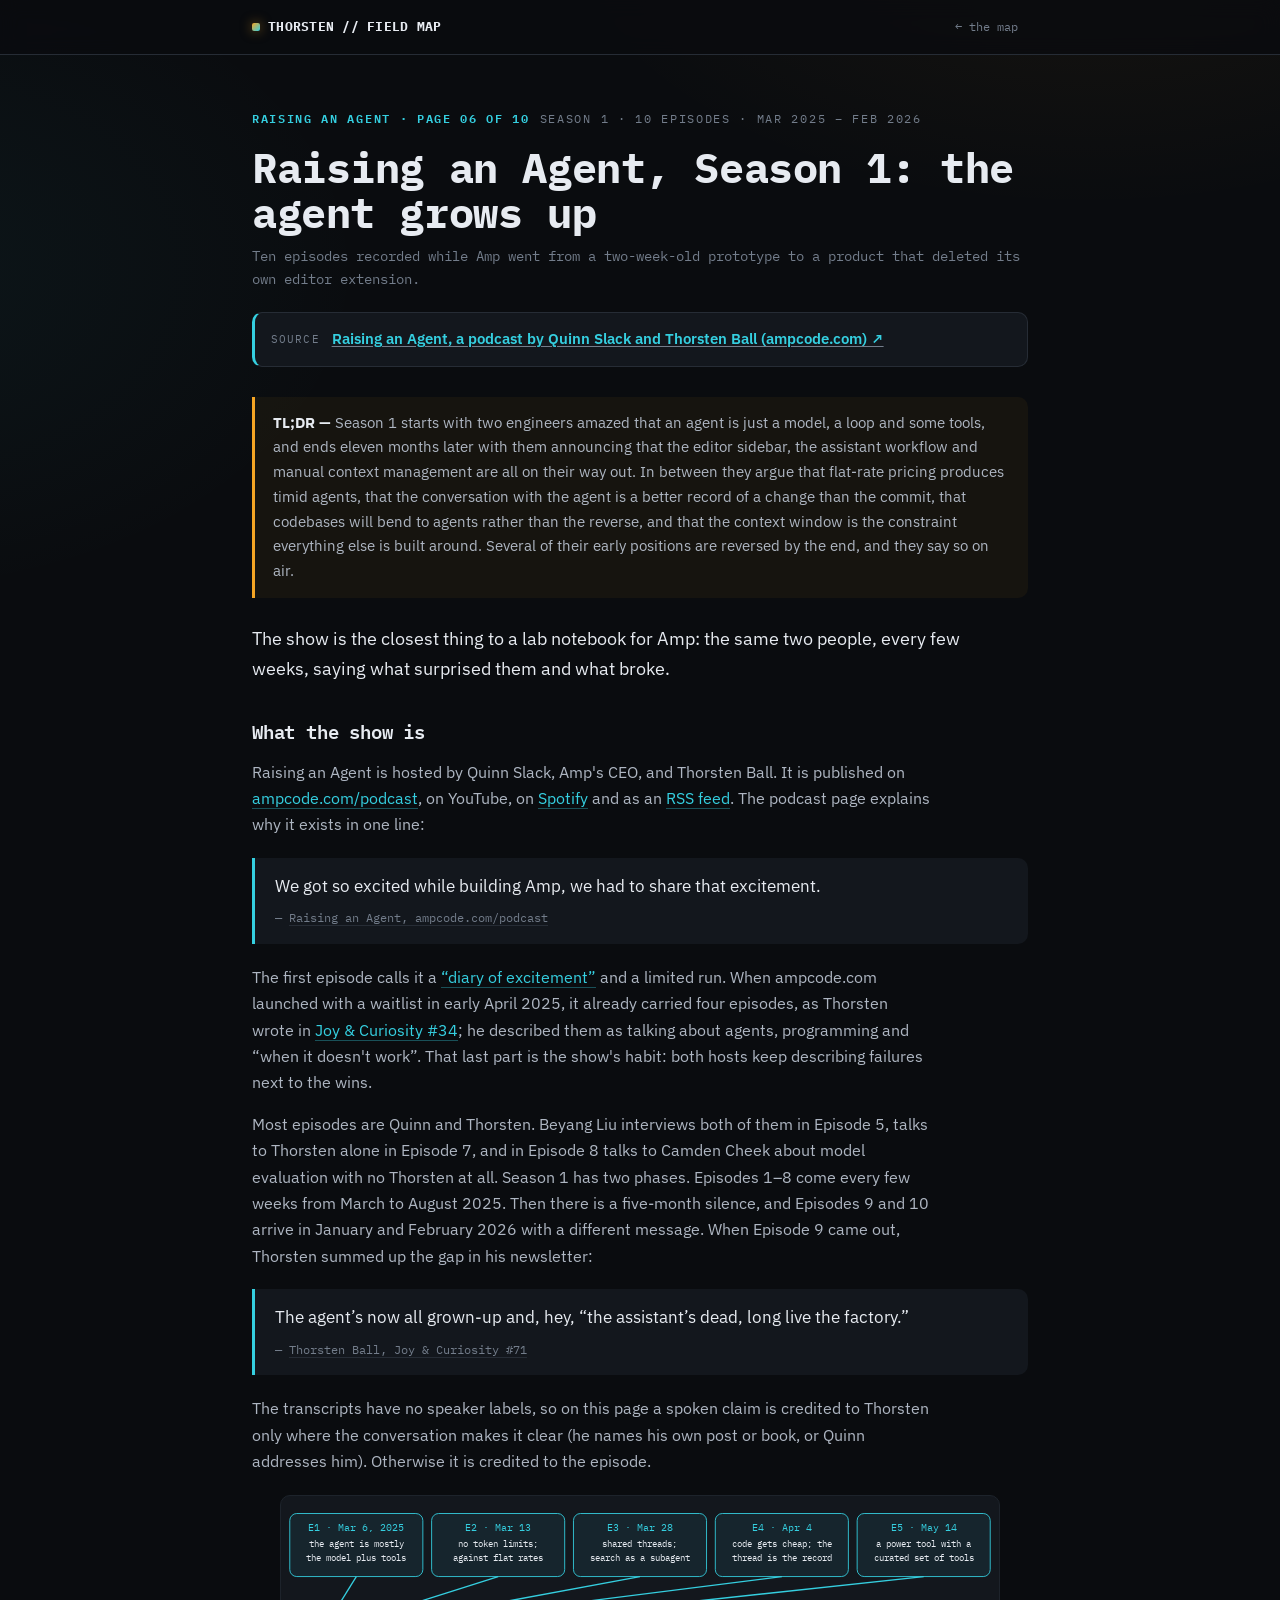
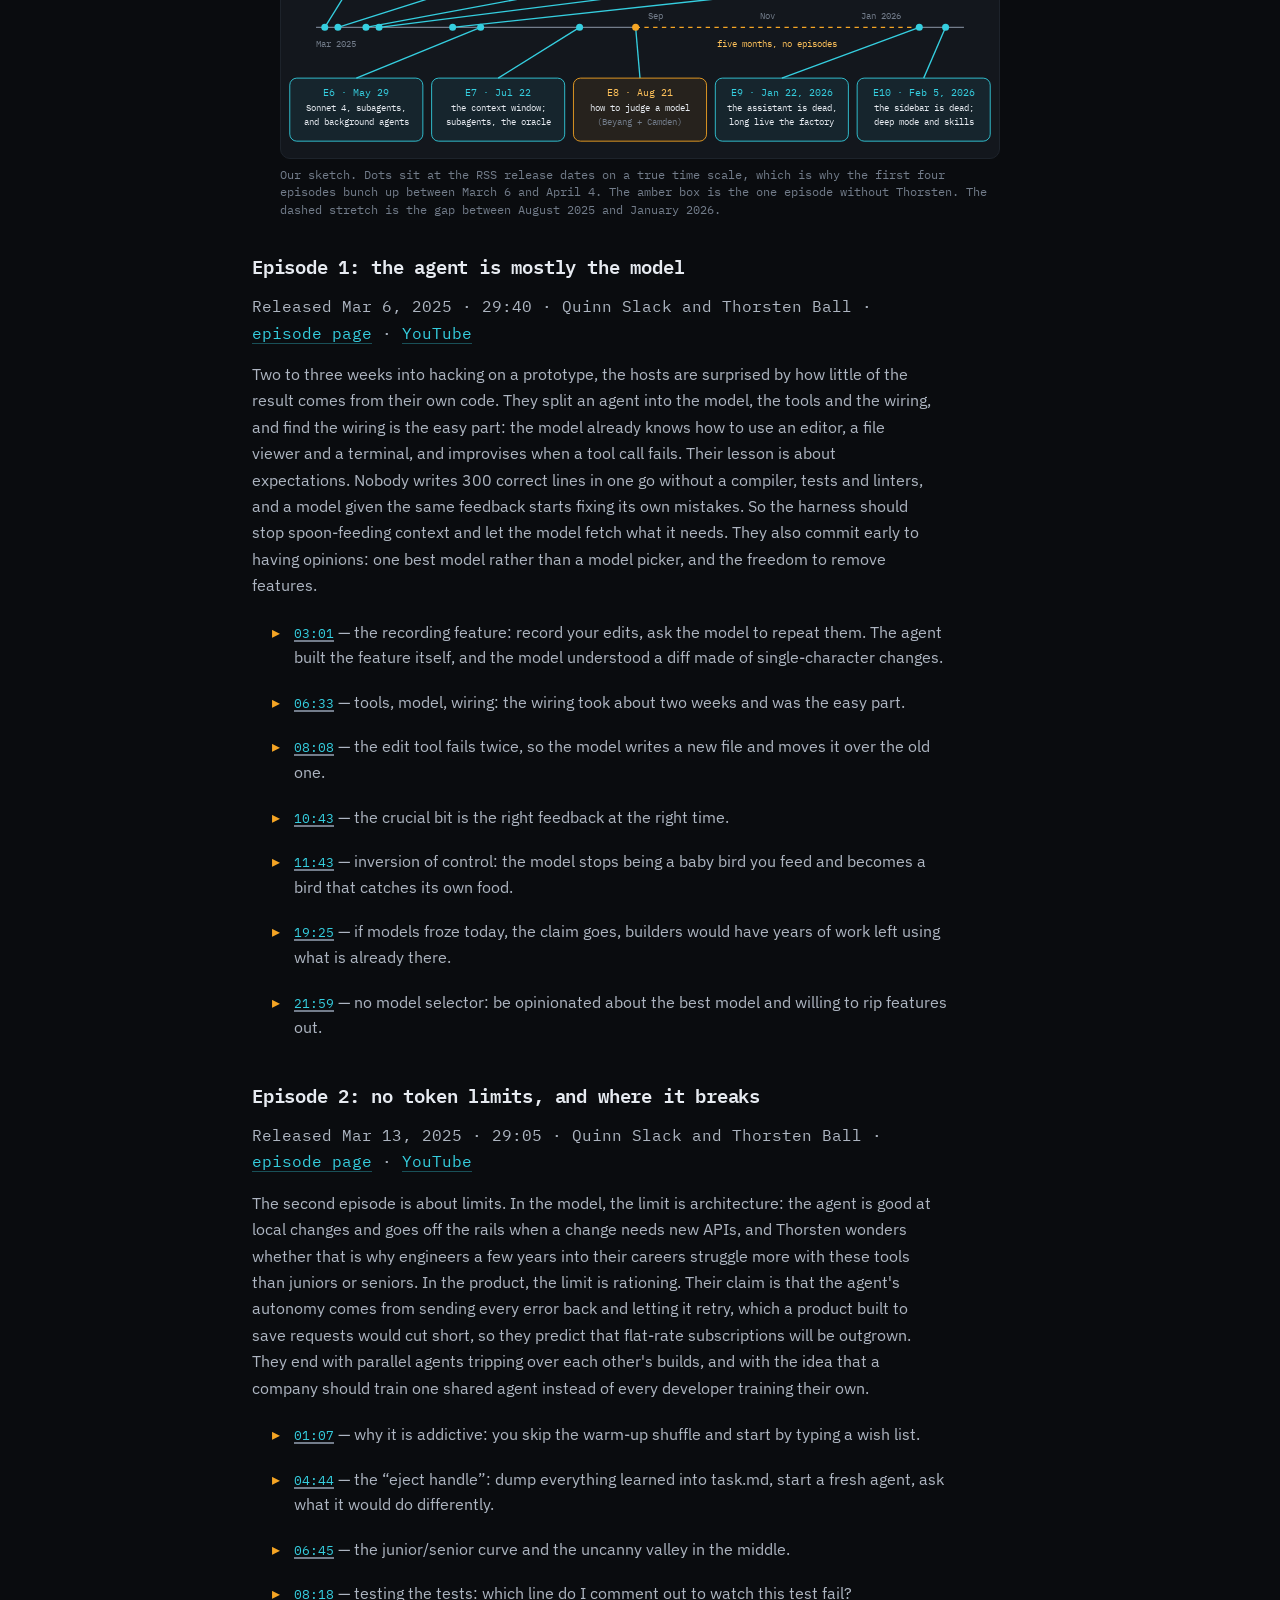
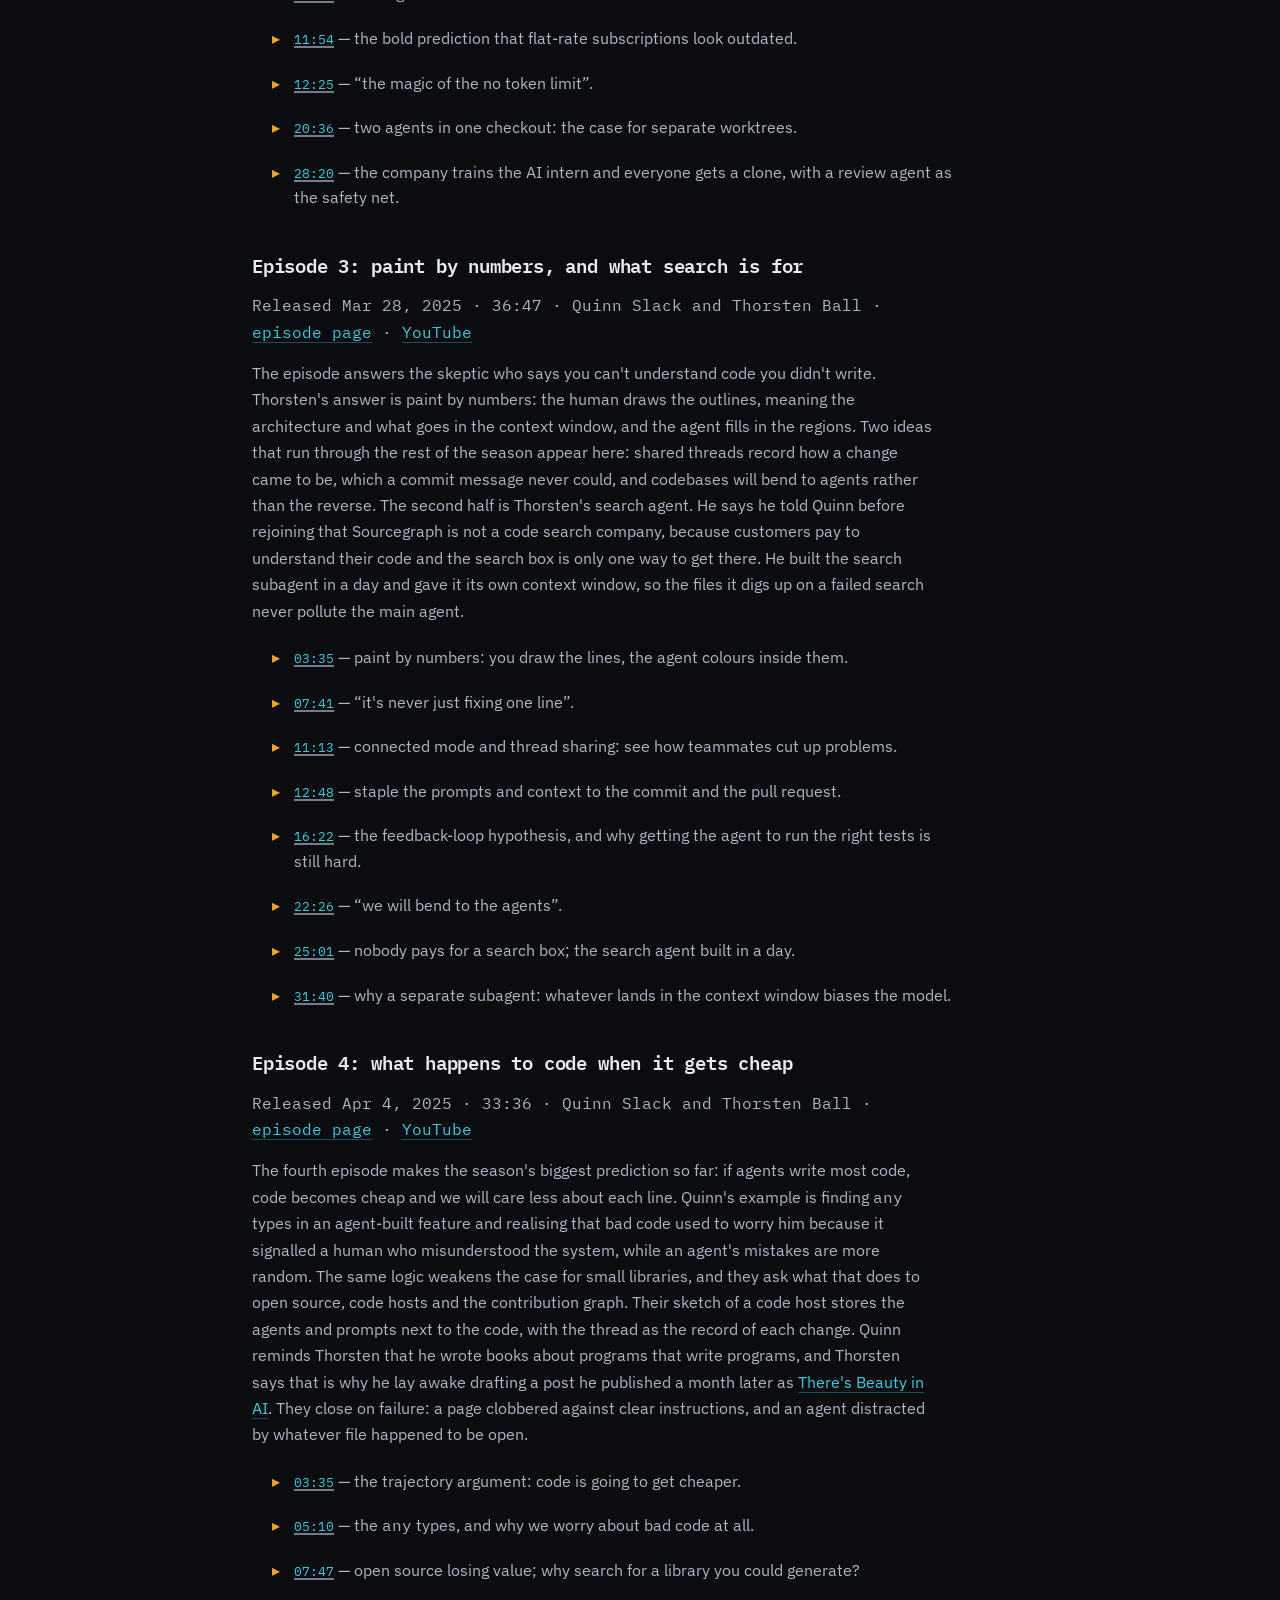
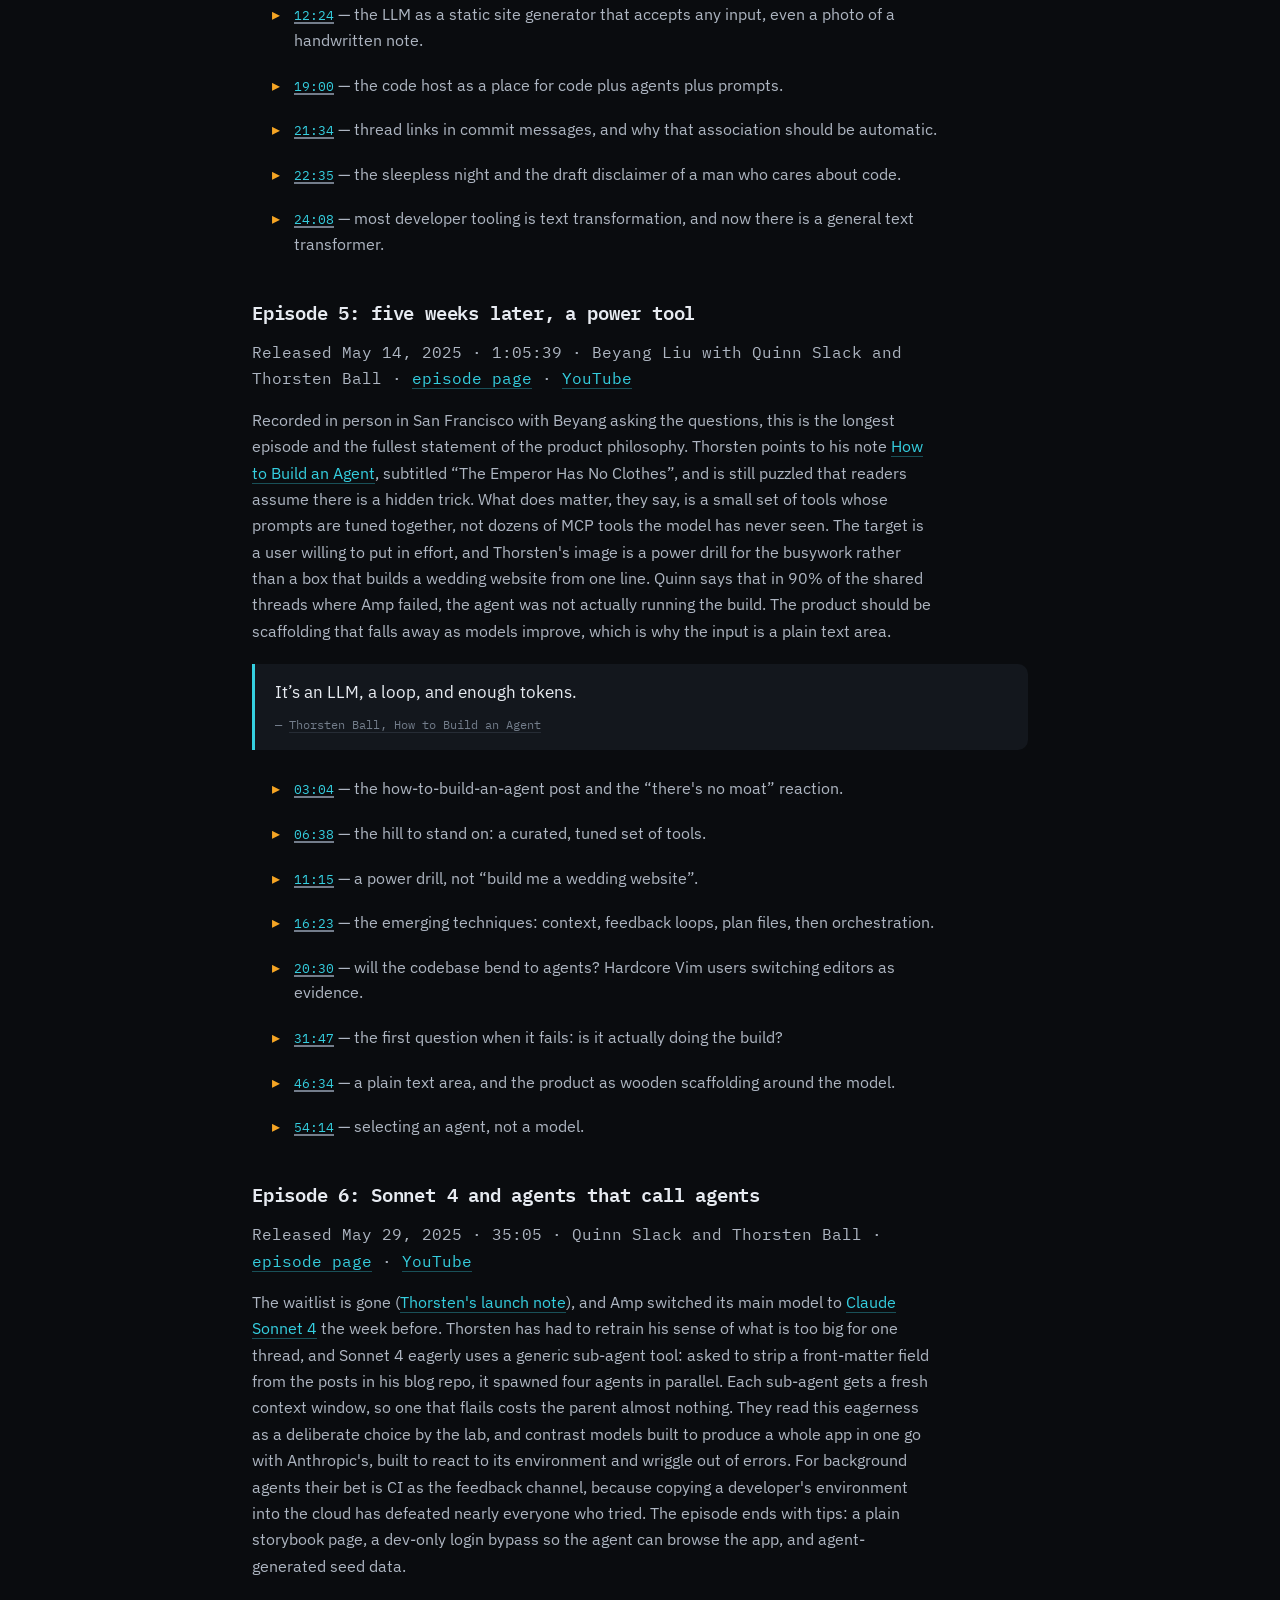
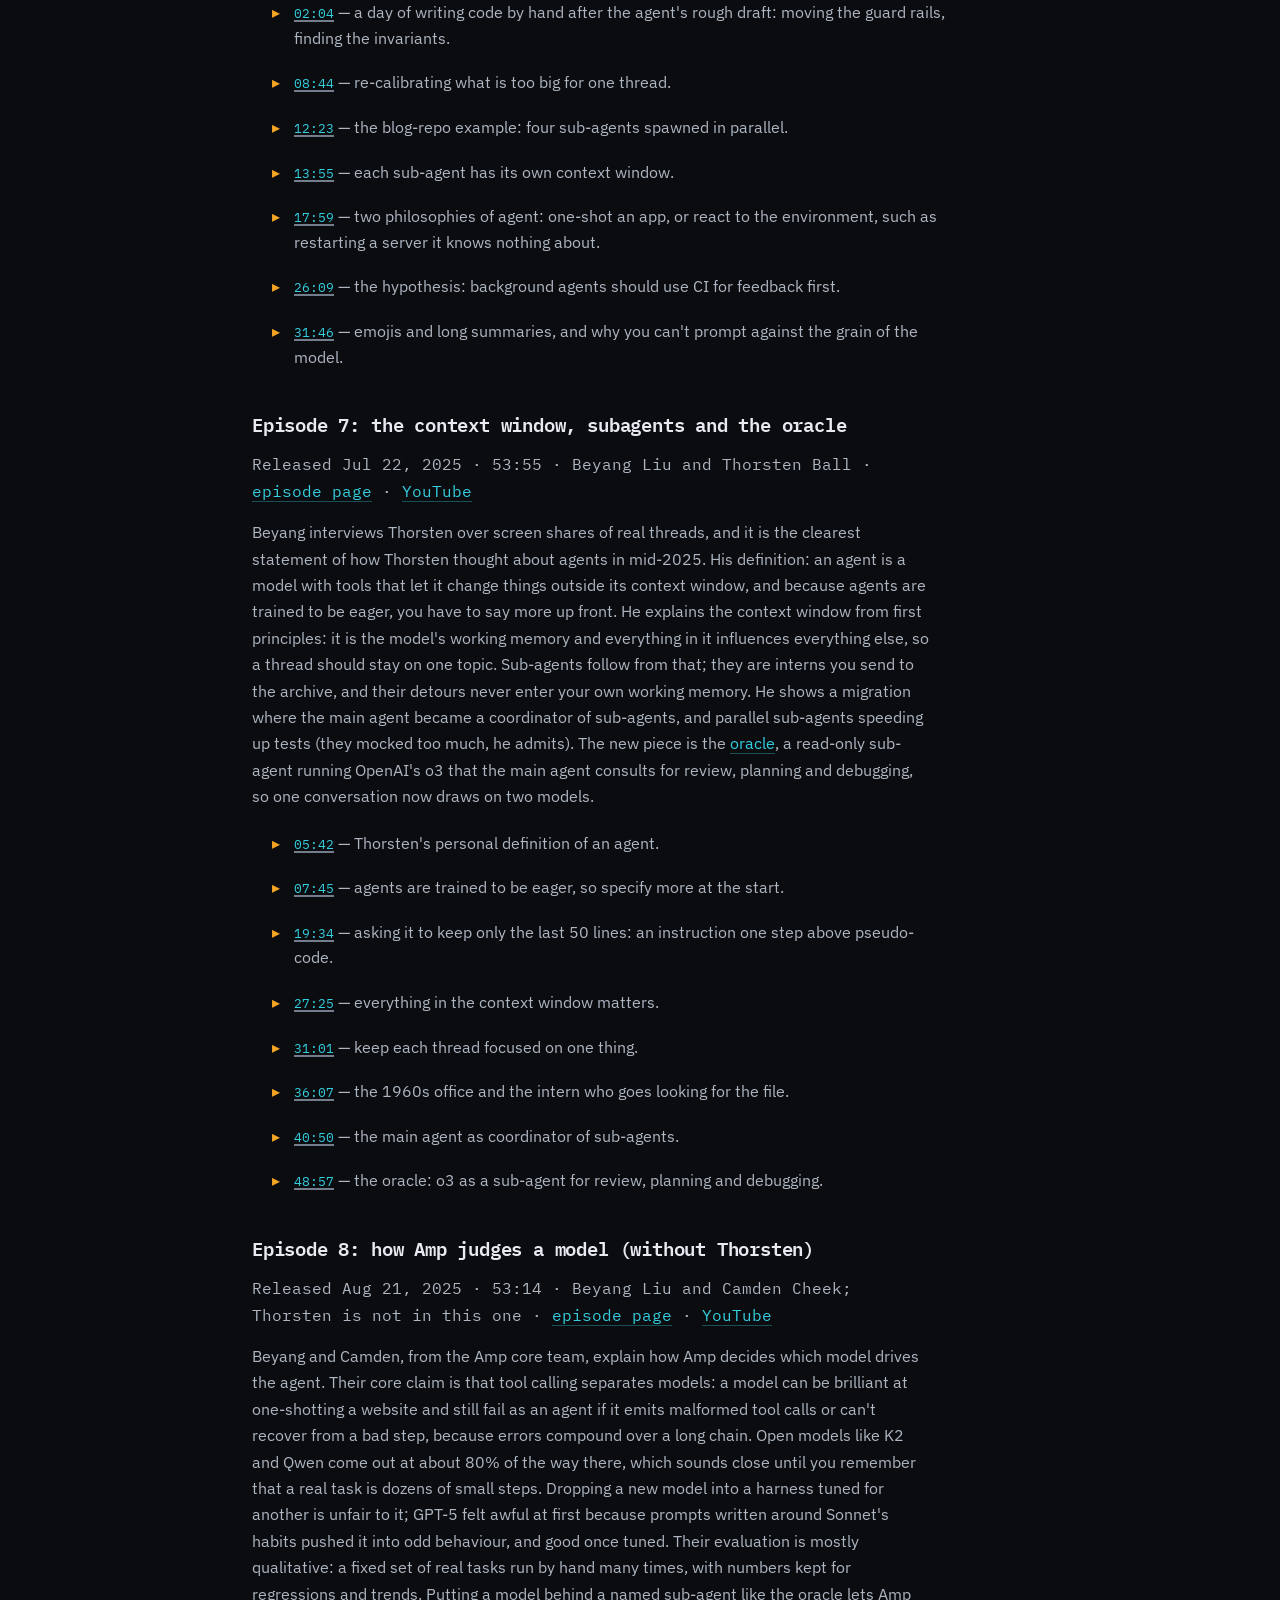
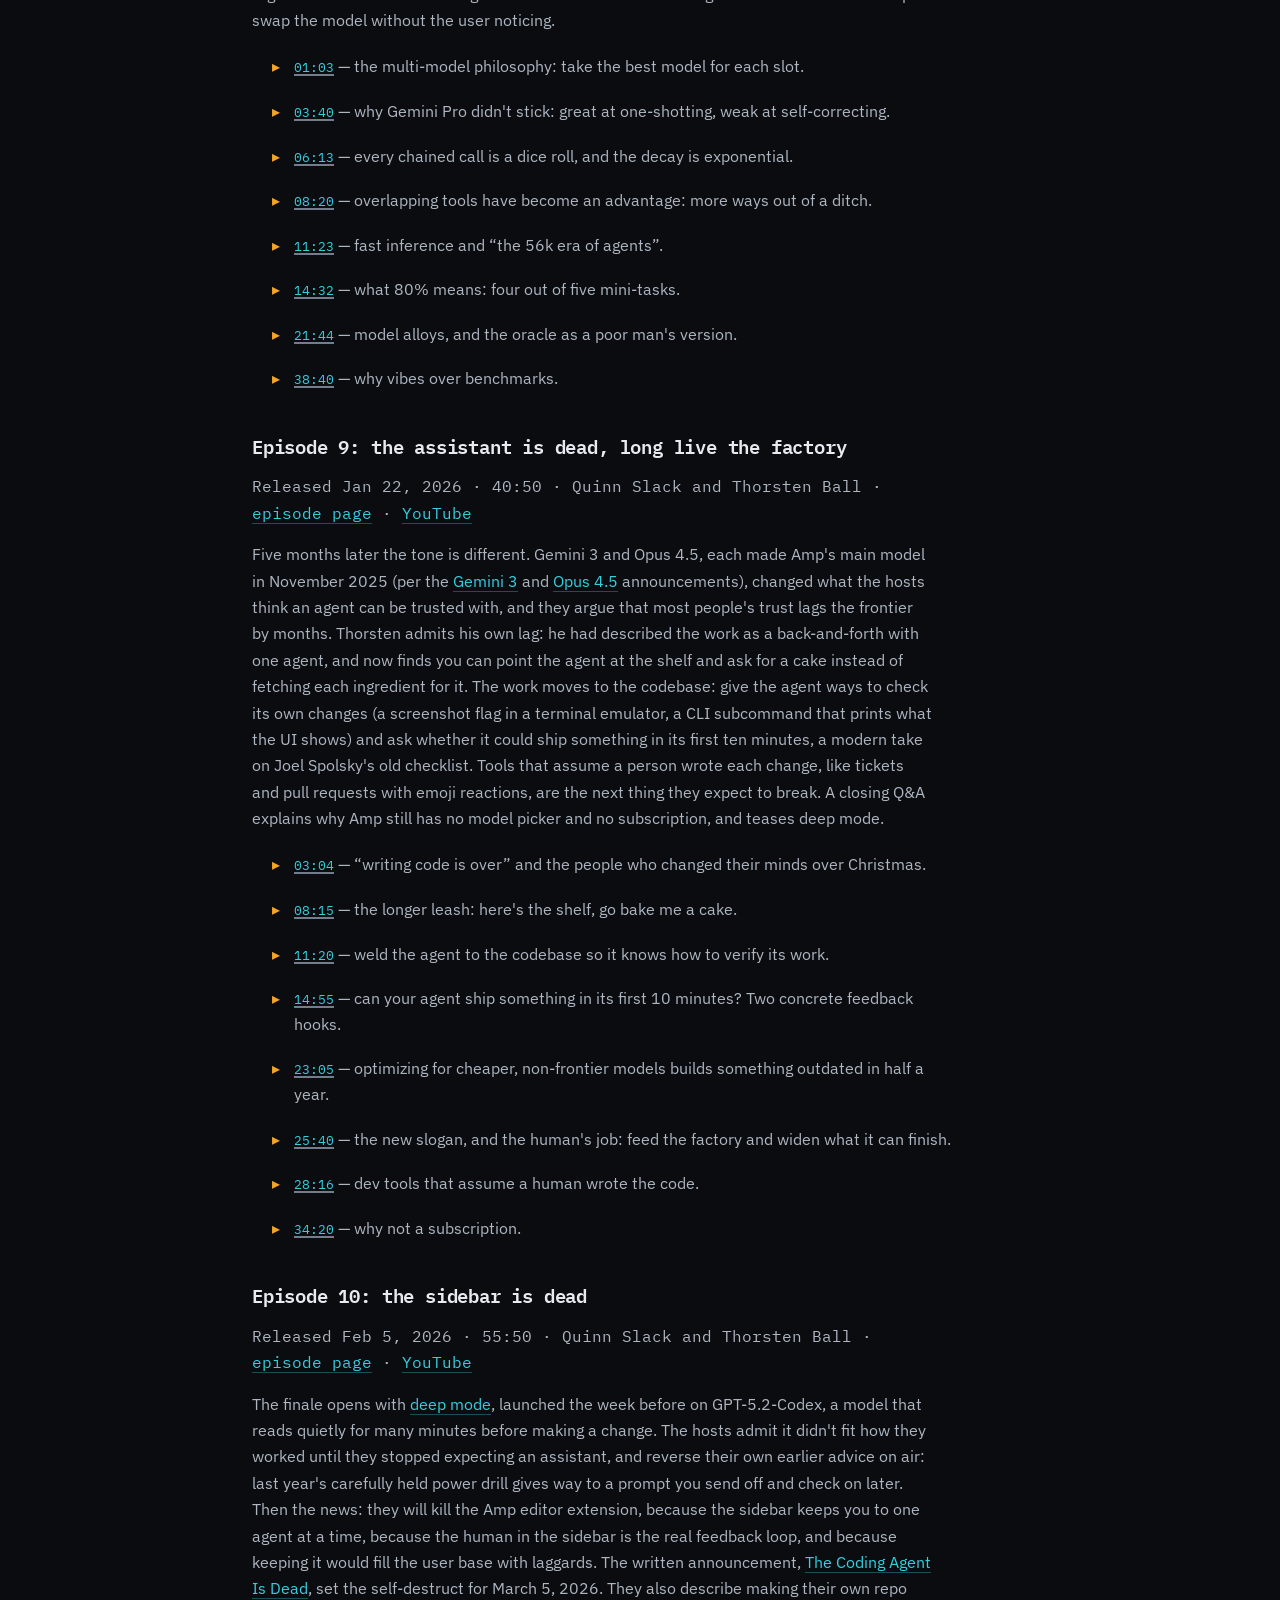
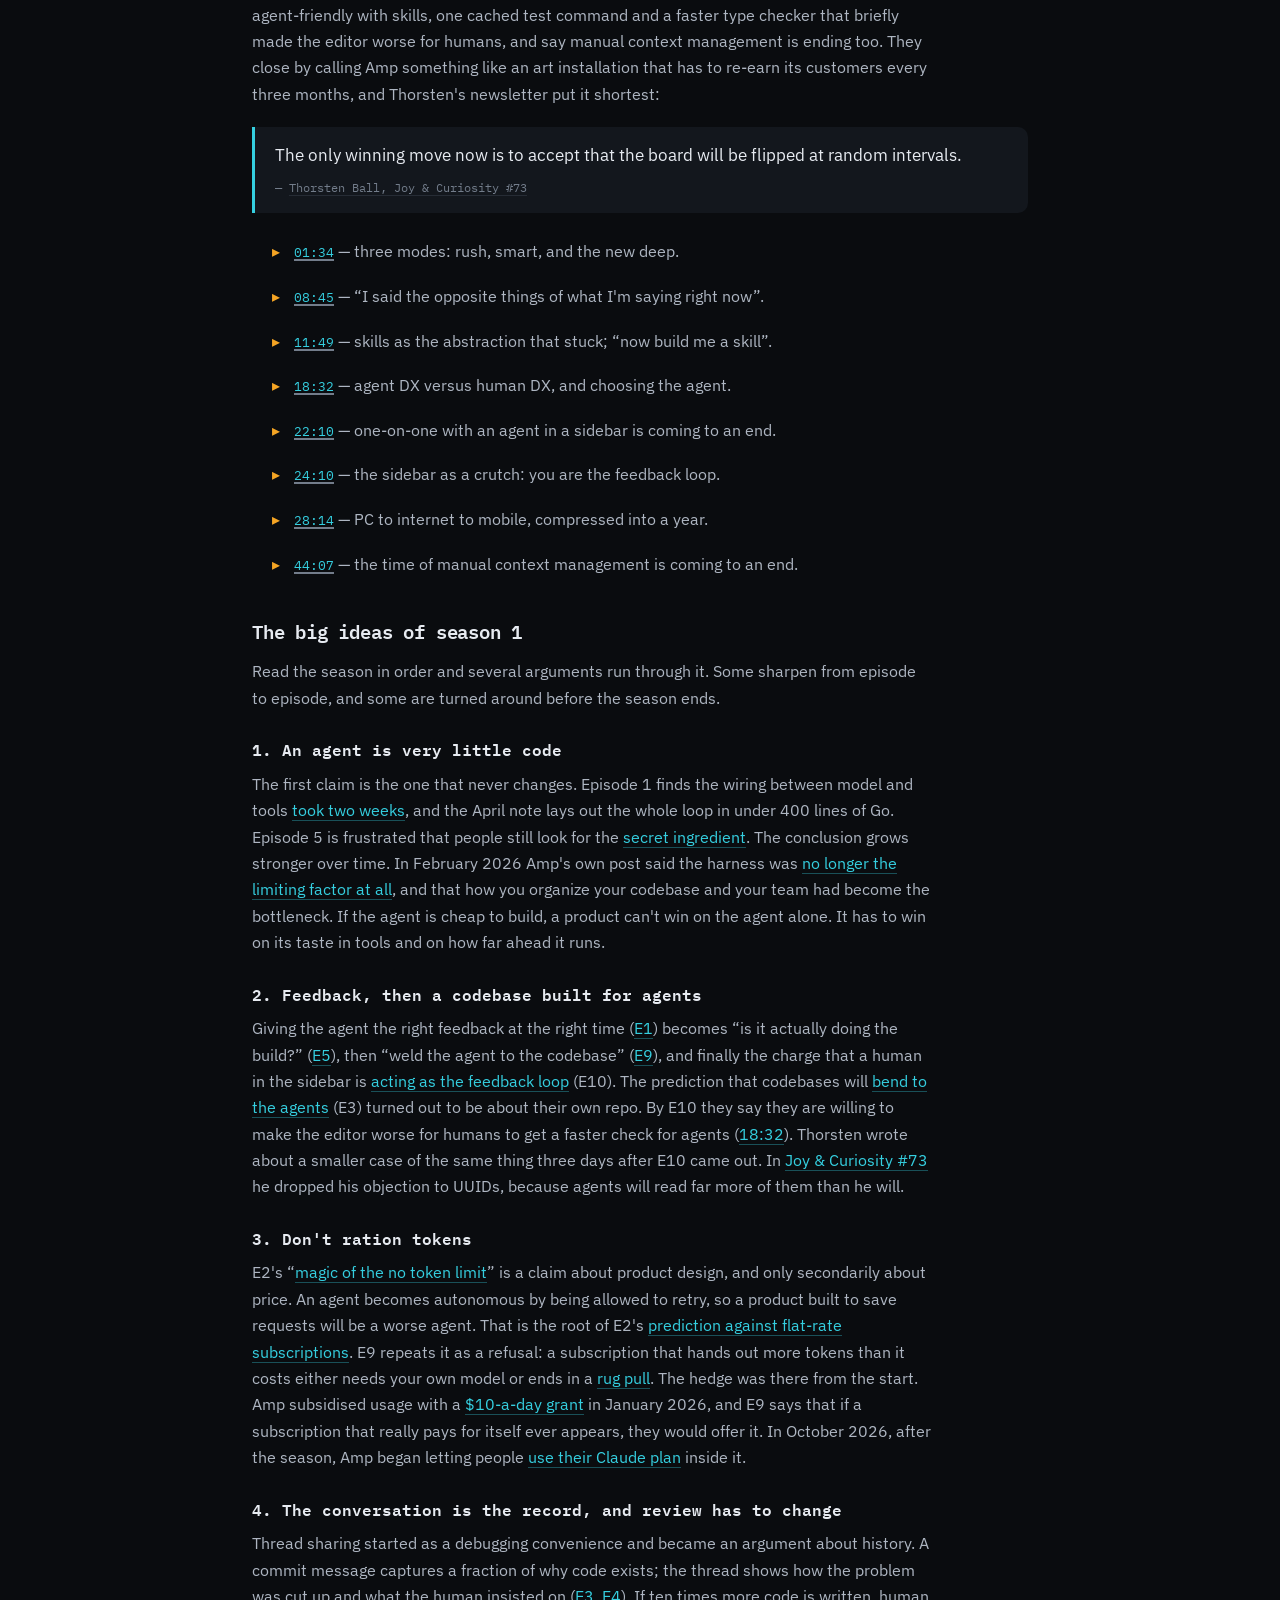
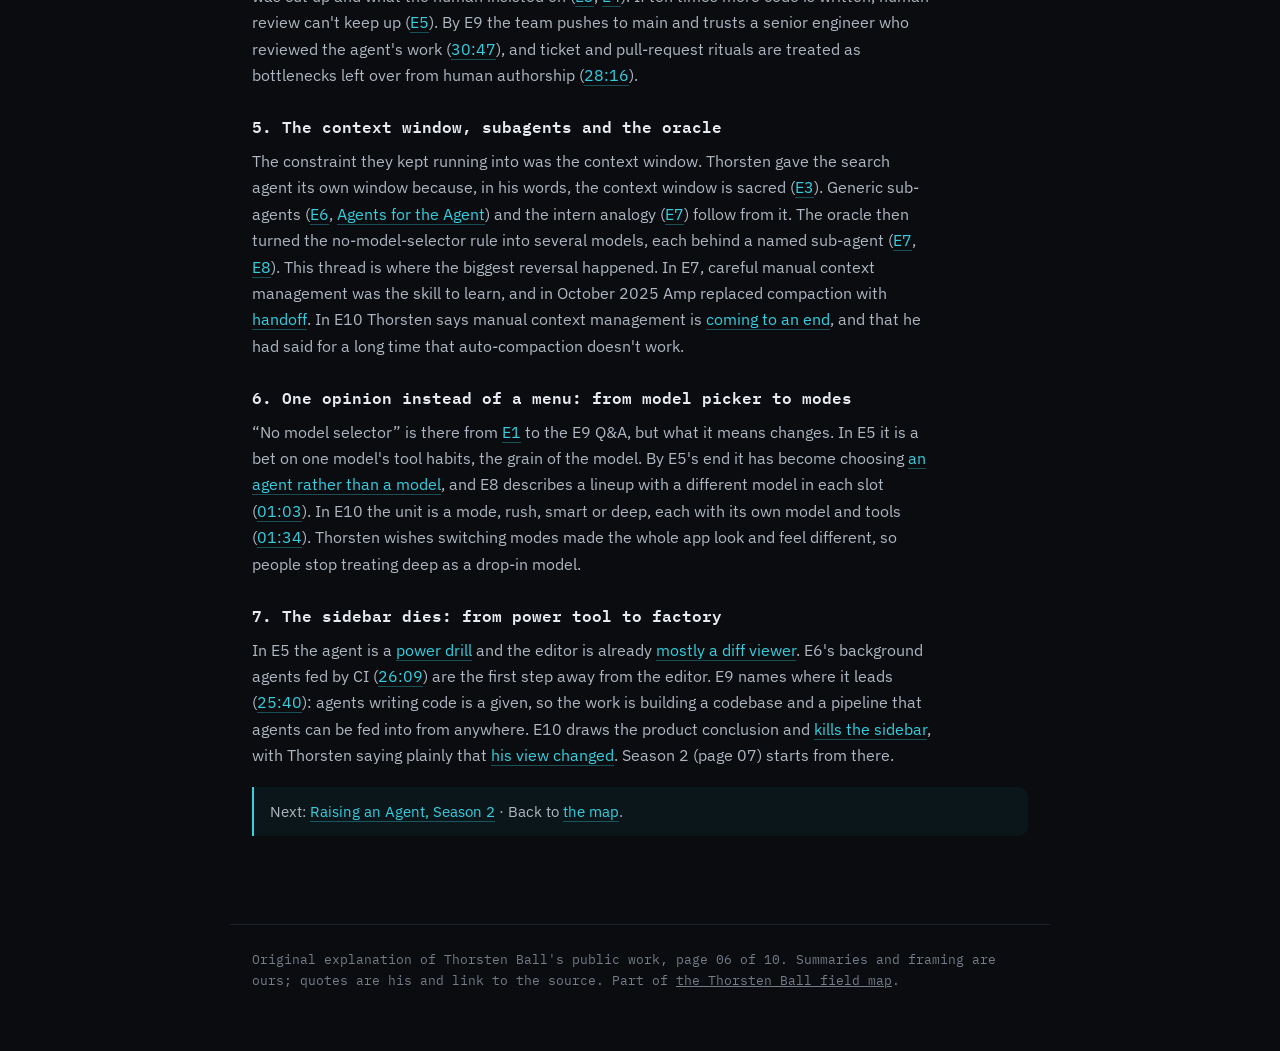
<file: pages/p06.html>
<!DOCTYPE html>
<html lang="en">
<head>
<meta charset="UTF-8" />
<meta name="viewport" content="width=device-width, initial-scale=1.0" />
<title>Raising an Agent, Season 1: the agent grows up &mdash; Thorsten Ball, mapped</title>
<meta name="description" content="All ten episodes of the first season of Raising an Agent, the podcast Quinn Slack and Thorsten Ball recorded while building Amp, from a two-week-old prototype in March 2025 to killing the editor extension in February 2026." />
<link rel="preconnect" href="https://fonts.googleapis.com" />
<link rel="preconnect" href="https://fonts.gstatic.com" crossorigin />
<link href="https://fonts.googleapis.com/css2?family=IBM+Plex+Mono:wght@400;500;600;700&family=IBM+Plex+Sans:wght@400;500;600;700&display=swap" rel="stylesheet" />
<link rel="stylesheet" href="../paper.css" />
</head>
<body>
<header class="bar"><div class="bar-in">
  <div class="brand"><span class="dot"></span>THORSTEN&nbsp;//&nbsp;FIELD&nbsp;MAP</div>
  <a class="back" href="../index.html#podcast">&larr; the map</a>
</div></header>
<main>
  <div class="eyebrow"><span class="box bb mono">RAISING AN AGENT &middot; PAGE 06 OF 10</span><span class="mono">season 1 &middot; 10 episodes &middot; Mar 2025 &ndash; Feb 2026</span></div>
  <h1>Raising an Agent, Season 1: the agent grows up</h1>
  <div class="authors">Ten episodes recorded while Amp went from a two-week-old prototype to a product that deleted its own editor extension.</div>
  <div class="paperlink" style="border-left-color:var(--def)"><span class="lbl">Source</span><a href="https://ampcode.com/podcast" target="_blank" rel="noopener">Raising an Agent, a podcast by Quinn Slack and Thorsten Ball (ampcode.com) &#8599;</a></div>
  <div class="tldr"><b>TL;DR &mdash;</b> Season 1 starts with two engineers amazed that an agent is just a model, a loop and some tools, and ends eleven months later with them announcing that the editor sidebar, the assistant workflow and manual context management are all on their way out. In between they argue that flat-rate pricing produces timid agents, that the conversation with the agent is a better record of a change than the commit, that codebases will bend to agents rather than the reverse, and that the context window is the constraint everything else is built around. Several of their early positions are reversed by the end, and they say so on air.</div>

  <p class="lead">The show is the closest thing to a lab notebook for Amp: the same two people, every few weeks, saying what surprised them and what broke.</p>

  <h2 id="show">What the show is</h2>
  <p>Raising an Agent is hosted by Quinn Slack, Amp's CEO, and Thorsten Ball. It is published on <a class="lnk" href="https://ampcode.com/podcast" target="_blank" rel="noopener">ampcode.com/podcast</a>, on YouTube, on <a class="lnk" href="https://open.spotify.com/show/1AL44JiuDAszIPDnLNzBIu" target="_blank" rel="noopener">Spotify</a> and as an <a class="lnk" href="https://ampcode.com/podcast.rss" target="_blank" rel="noopener">RSS feed</a>. The podcast page explains why it exists in one line:</p>
  <blockquote class="q">We got so excited while building Amp, we had to share that excitement.<span class="cite">&mdash; <a href="https://ampcode.com/podcast" target="_blank" rel="noopener">Raising an Agent, ampcode.com/podcast</a></span></blockquote>
  <p>The first episode calls it a <a class="lnk" href="https://youtu.be/auVu08nXKOw?t=90" target="_blank" rel="noopener">&ldquo;diary of excitement&rdquo;</a> and a limited run. When ampcode.com launched with a waitlist in early April 2025, it already carried four episodes, as Thorsten wrote in <a class="lnk" href="https://registerspill.thorstenball.com/p/joy-and-curiosity-34" target="_blank" rel="noopener">Joy &amp; Curiosity #34</a>; he described them as talking about agents, programming and &ldquo;when it doesn't work&rdquo;. That last part is the show's habit: both hosts keep describing failures next to the wins.</p>
  <p>Most episodes are Quinn and Thorsten. Beyang Liu interviews both of them in Episode 5, talks to Thorsten alone in Episode 7, and in Episode 8 talks to Camden Cheek about model evaluation with no Thorsten at all. Season 1 has two phases. Episodes 1&ndash;8 come every few weeks from March to August 2025. Then there is a five-month silence, and Episodes 9 and 10 arrive in January and February 2026 with a different message. When Episode 9 came out, Thorsten summed up the gap in his newsletter:</p>
  <blockquote class="q">The agent’s now all grown-up and, hey, “the assistant’s dead, long live the factory.”<span class="cite">&mdash; <a href="https://registerspill.thorstenball.com/p/joy-and-curiosity-71" target="_blank" rel="noopener">Thorsten Ball, Joy &amp; Curiosity #71</a></span></blockquote>
  <p>The transcripts have no speaker labels, so on this page a spoken claim is credited to Thorsten only where the conversation makes it clear (he names his own post or book, or Quinn addresses him). Otherwise it is credited to the episode.</p>

  <figure class="fig wide"><div class="media">
    <svg class="dg" viewBox="0 0 820 300" role="img" aria-label="Season 1 episodes on a dated timeline with one-line themes">
      <title>Raising an Agent Season 1, March 2025 to February 2026</title>
      <line class="ln" x1="40" y1="150" x2="405" y2="150"/>
      <line class="ln-off" x1="405" y1="150" x2="729" y2="150" stroke-dasharray="5 5"/>
      <line class="ln" x1="729" y1="150" x2="780" y2="150"/>
      <text class="t-dim" x="428" y="140" text-anchor="middle" font-size="10">Sep</text>
      <text class="t-dim" x="556" y="140" text-anchor="middle" font-size="10">Nov</text>
      <text class="t-dim" x="685" y="140" text-anchor="middle" font-size="10">Jan 2026</text>
      <text class="t-dim" x="40" y="172" font-size="10">Mar 2025</text>
      <text class="t-off" x="567" y="172" text-anchor="middle" font-size="10">five months, no episodes</text>

      <line class="ln-def" x1="50" y1="150" x2="86" y2="92"/>
      <line class="ln-def" x1="65" y1="150" x2="248" y2="92"/>
      <line class="ln-def" x1="97" y1="150" x2="410" y2="92"/>
      <line class="ln-def" x1="112" y1="150" x2="572" y2="92"/>
      <line class="ln-def" x1="196" y1="150" x2="734" y2="92"/>
      <line class="ln-def" x1="228" y1="150" x2="86" y2="208"/>
      <line class="ln-def" x1="341" y1="150" x2="248" y2="208"/>
      <line class="ln-def" x1="405" y1="150" x2="410" y2="208"/>
      <line class="ln-def" x1="729" y1="150" x2="572" y2="208"/>
      <line class="ln-def" x1="759" y1="150" x2="734" y2="208"/>
      <circle cx="50" cy="150" r="4" fill="var(--def)"/>
      <circle cx="65" cy="150" r="4" fill="var(--def)"/>
      <circle cx="97" cy="150" r="4" fill="var(--def)"/>
      <circle cx="112" cy="150" r="4" fill="var(--def)"/>
      <circle cx="196" cy="150" r="4" fill="var(--def)"/>
      <circle cx="228" cy="150" r="4" fill="var(--def)"/>
      <circle cx="341" cy="150" r="4" fill="var(--def)"/>
      <circle cx="405" cy="150" r="4" fill="var(--off)"/>
      <circle cx="729" cy="150" r="4" fill="var(--def)"/>
      <circle cx="759" cy="150" r="4" fill="var(--def)"/>

      <rect class="box-def" x="10" y="20" width="152" height="72" rx="8"/>
      <text class="t-def" x="86" y="40" text-anchor="middle" font-size="11">E1 &#183; Mar 6, 2025</text>
      <text class="t-ink" x="86" y="58" text-anchor="middle" font-size="10">the agent is mostly</text>
      <text class="t-ink" x="86" y="74" text-anchor="middle" font-size="10">the model plus tools</text>
      <rect class="box-def" x="172" y="20" width="152" height="72" rx="8"/>
      <text class="t-def" x="248" y="40" text-anchor="middle" font-size="11">E2 &#183; Mar 13</text>
      <text class="t-ink" x="248" y="58" text-anchor="middle" font-size="10">no token limits;</text>
      <text class="t-ink" x="248" y="74" text-anchor="middle" font-size="10">against flat rates</text>
      <rect class="box-def" x="334" y="20" width="152" height="72" rx="8"/>
      <text class="t-def" x="410" y="40" text-anchor="middle" font-size="11">E3 &#183; Mar 28</text>
      <text class="t-ink" x="410" y="58" text-anchor="middle" font-size="10">shared threads;</text>
      <text class="t-ink" x="410" y="74" text-anchor="middle" font-size="10">search as a subagent</text>
      <rect class="box-def" x="496" y="20" width="152" height="72" rx="8"/>
      <text class="t-def" x="572" y="40" text-anchor="middle" font-size="11">E4 &#183; Apr 4</text>
      <text class="t-ink" x="572" y="58" text-anchor="middle" font-size="10">code gets cheap; the</text>
      <text class="t-ink" x="572" y="74" text-anchor="middle" font-size="10">thread is the record</text>
      <rect class="box-def" x="658" y="20" width="152" height="72" rx="8"/>
      <text class="t-def" x="734" y="40" text-anchor="middle" font-size="11">E5 &#183; May 14</text>
      <text class="t-ink" x="734" y="58" text-anchor="middle" font-size="10">a power tool with a</text>
      <text class="t-ink" x="734" y="74" text-anchor="middle" font-size="10">curated set of tools</text>

      <rect class="box-def" x="10" y="208" width="152" height="72" rx="8"/>
      <text class="t-def" x="86" y="228" text-anchor="middle" font-size="11">E6 &#183; May 29</text>
      <text class="t-ink" x="86" y="246" text-anchor="middle" font-size="10">Sonnet 4, subagents,</text>
      <text class="t-ink" x="86" y="262" text-anchor="middle" font-size="10">and background agents</text>
      <rect class="box-def" x="172" y="208" width="152" height="72" rx="8"/>
      <text class="t-def" x="248" y="228" text-anchor="middle" font-size="11">E7 &#183; Jul 22</text>
      <text class="t-ink" x="248" y="246" text-anchor="middle" font-size="10">the context window;</text>
      <text class="t-ink" x="248" y="262" text-anchor="middle" font-size="10">subagents, the oracle</text>
      <rect class="box-off" x="334" y="208" width="152" height="72" rx="8"/>
      <text class="t-off" x="410" y="228" text-anchor="middle" font-size="11">E8 &#183; Aug 21</text>
      <text class="t-ink" x="410" y="246" text-anchor="middle" font-size="10">how to judge a model</text>
      <text class="t-dim" x="410" y="262" text-anchor="middle" font-size="10">(Beyang + Camden)</text>
      <rect class="box-def" x="496" y="208" width="152" height="72" rx="8"/>
      <text class="t-def" x="572" y="228" text-anchor="middle" font-size="11">E9 &#183; Jan 22, 2026</text>
      <text class="t-ink" x="572" y="246" text-anchor="middle" font-size="10">the assistant is dead,</text>
      <text class="t-ink" x="572" y="262" text-anchor="middle" font-size="10">long live the factory</text>
      <rect class="box-def" x="658" y="208" width="152" height="72" rx="8"/>
      <text class="t-def" x="734" y="228" text-anchor="middle" font-size="11">E10 &#183; Feb 5, 2026</text>
      <text class="t-ink" x="734" y="246" text-anchor="middle" font-size="10">the sidebar is dead;</text>
      <text class="t-ink" x="734" y="262" text-anchor="middle" font-size="10">deep mode and skills</text>
    </svg>
  </div>
  <figcaption>Our sketch. Dots sit at the RSS release dates on a true time scale, which is why the first four episodes bunch up between March 6 and April 4. The amber box is the one episode without Thorsten. The dashed stretch is the gap between August 2025 and January 2026.</figcaption></figure>

  <h2 id="s1e1">Episode 1: the agent is mostly the model</h2>
  <p class="mono">Released Mar 6, 2025 &middot; 29:40 &middot; Quinn Slack and Thorsten Ball &middot; <a class="lnk" href="https://ampcode.com/podcast/episode-1" target="_blank" rel="noopener">episode page</a> &middot; <a class="lnk" href="https://youtu.be/auVu08nXKOw" target="_blank" rel="noopener">YouTube</a></p>
  <p>Two to three weeks into hacking on a prototype, the hosts are surprised by how little of the result comes from their own code. They split an agent into the model, the tools and the wiring, and find the wiring is the easy part: the model already knows how to use an editor, a file viewer and a terminal, and improvises when a tool call fails. Their lesson is about expectations. Nobody writes 300 correct lines in one go without a compiler, tests and linters, and a model given the same feedback starts fixing its own mistakes. So the harness should stop spoon-feeding context and let the model fetch what it needs. They also commit early to having opinions: one best model rather than a model picker, and the freedom to remove features.</p>
  <ul class="outline">
    <li><a href="https://youtu.be/auVu08nXKOw?t=181" target="_blank" rel="noopener">03:01</a> &mdash; the recording feature: record your edits, ask the model to repeat them. The agent built the feature itself, and the model understood a diff made of single-character changes.</li>
    <li><a href="https://youtu.be/auVu08nXKOw?t=393" target="_blank" rel="noopener">06:33</a> &mdash; tools, model, wiring: the wiring took about two weeks and was the easy part.</li>
    <li><a href="https://youtu.be/auVu08nXKOw?t=488" target="_blank" rel="noopener">08:08</a> &mdash; the edit tool fails twice, so the model writes a new file and moves it over the old one.</li>
    <li><a href="https://youtu.be/auVu08nXKOw?t=643" target="_blank" rel="noopener">10:43</a> &mdash; the crucial bit is the right feedback at the right time.</li>
    <li><a href="https://youtu.be/auVu08nXKOw?t=703" target="_blank" rel="noopener">11:43</a> &mdash; inversion of control: the model stops being a baby bird you feed and becomes a bird that catches its own food.</li>
    <li><a href="https://youtu.be/auVu08nXKOw?t=1165" target="_blank" rel="noopener">19:25</a> &mdash; if models froze today, the claim goes, builders would have years of work left using what is already there.</li>
    <li><a href="https://youtu.be/auVu08nXKOw?t=1319" target="_blank" rel="noopener">21:59</a> &mdash; no model selector: be opinionated about the best model and willing to rip features out.</li>
  </ul>

  <h2 id="s1e2">Episode 2: no token limits, and where it breaks</h2>
  <p class="mono">Released Mar 13, 2025 &middot; 29:05 &middot; Quinn Slack and Thorsten Ball &middot; <a class="lnk" href="https://ampcode.com/podcast/episode-2" target="_blank" rel="noopener">episode page</a> &middot; <a class="lnk" href="https://youtu.be/4N814ziAn4o" target="_blank" rel="noopener">YouTube</a></p>
  <p>The second episode is about limits. In the model, the limit is architecture: the agent is good at local changes and goes off the rails when a change needs new APIs, and Thorsten wonders whether that is why engineers a few years into their careers struggle more with these tools than juniors or seniors. In the product, the limit is rationing. Their claim is that the agent's autonomy comes from sending every error back and letting it retry, which a product built to save requests would cut short, so they predict that flat-rate subscriptions will be outgrown. They end with parallel agents tripping over each other's builds, and with the idea that a company should train one shared agent instead of every developer training their own.</p>
  <ul class="outline">
    <li><a href="https://youtu.be/4N814ziAn4o?t=67" target="_blank" rel="noopener">01:07</a> &mdash; why it is addictive: you skip the warm-up shuffle and start by typing a wish list.</li>
    <li><a href="https://youtu.be/4N814ziAn4o?t=284" target="_blank" rel="noopener">04:44</a> &mdash; the &ldquo;eject handle&rdquo;: dump everything learned into task.md, start a fresh agent, ask what it would do differently.</li>
    <li><a href="https://youtu.be/4N814ziAn4o?t=405" target="_blank" rel="noopener">06:45</a> &mdash; the junior/senior curve and the uncanny valley in the middle.</li>
    <li><a href="https://youtu.be/4N814ziAn4o?t=498" target="_blank" rel="noopener">08:18</a> &mdash; testing the tests: which line do I comment out to watch this test fail?</li>
    <li><a href="https://youtu.be/4N814ziAn4o?t=714" target="_blank" rel="noopener">11:54</a> &mdash; the bold prediction that flat-rate subscriptions look outdated.</li>
    <li><a href="https://youtu.be/4N814ziAn4o?t=745" target="_blank" rel="noopener">12:25</a> &mdash; &ldquo;the magic of the no token limit&rdquo;.</li>
    <li><a href="https://youtu.be/4N814ziAn4o?t=1236" target="_blank" rel="noopener">20:36</a> &mdash; two agents in one checkout: the case for separate worktrees.</li>
    <li><a href="https://youtu.be/4N814ziAn4o?t=1700" target="_blank" rel="noopener">28:20</a> &mdash; the company trains the AI intern and everyone gets a clone, with a review agent as the safety net.</li>
  </ul>

  <h2 id="s1e3">Episode 3: paint by numbers, and what search is for</h2>
  <p class="mono">Released Mar 28, 2025 &middot; 36:47 &middot; Quinn Slack and Thorsten Ball &middot; <a class="lnk" href="https://ampcode.com/podcast/episode-3" target="_blank" rel="noopener">episode page</a> &middot; <a class="lnk" href="https://youtu.be/N04FM1e3sbY" target="_blank" rel="noopener">YouTube</a></p>
  <p>The episode answers the skeptic who says you can't understand code you didn't write. Thorsten's answer is paint by numbers: the human draws the outlines, meaning the architecture and what goes in the context window, and the agent fills in the regions. Two ideas that run through the rest of the season appear here: shared threads record how a change came to be, which a commit message never could, and codebases will bend to agents rather than the reverse. The second half is Thorsten's search agent. He says he told Quinn before rejoining that Sourcegraph is not a code search company, because customers pay to understand their code and the search box is only one way to get there. He built the search subagent in a day and gave it its own context window, so the files it digs up on a failed search never pollute the main agent.</p>
  <ul class="outline">
    <li><a href="https://youtu.be/N04FM1e3sbY?t=215" target="_blank" rel="noopener">03:35</a> &mdash; paint by numbers: you draw the lines, the agent colours inside them.</li>
    <li><a href="https://youtu.be/N04FM1e3sbY?t=461" target="_blank" rel="noopener">07:41</a> &mdash; &ldquo;it's never just fixing one line&rdquo;.</li>
    <li><a href="https://youtu.be/N04FM1e3sbY?t=673" target="_blank" rel="noopener">11:13</a> &mdash; connected mode and thread sharing: see how teammates cut up problems.</li>
    <li><a href="https://youtu.be/N04FM1e3sbY?t=768" target="_blank" rel="noopener">12:48</a> &mdash; staple the prompts and context to the commit and the pull request.</li>
    <li><a href="https://youtu.be/N04FM1e3sbY?t=982" target="_blank" rel="noopener">16:22</a> &mdash; the feedback-loop hypothesis, and why getting the agent to run the right tests is still hard.</li>
    <li><a href="https://youtu.be/N04FM1e3sbY?t=1346" target="_blank" rel="noopener">22:26</a> &mdash; &ldquo;we will bend to the agents&rdquo;.</li>
    <li><a href="https://youtu.be/N04FM1e3sbY?t=1501" target="_blank" rel="noopener">25:01</a> &mdash; nobody pays for a search box; the search agent built in a day.</li>
    <li><a href="https://youtu.be/N04FM1e3sbY?t=1900" target="_blank" rel="noopener">31:40</a> &mdash; why a separate subagent: whatever lands in the context window biases the model.</li>
  </ul>

  <h2 id="s1e4">Episode 4: what happens to code when it gets cheap</h2>
  <p class="mono">Released Apr 4, 2025 &middot; 33:36 &middot; Quinn Slack and Thorsten Ball &middot; <a class="lnk" href="https://ampcode.com/podcast/episode-4" target="_blank" rel="noopener">episode page</a> &middot; <a class="lnk" href="https://youtu.be/2ITBH4dIfWY" target="_blank" rel="noopener">YouTube</a></p>
  <p>The fourth episode makes the season's biggest prediction so far: if agents write most code, code becomes cheap and we will care less about each line. Quinn's example is finding <span class="mono">any</span> types in an agent-built feature and realising that bad code used to worry him because it signalled a human who misunderstood the system, while an agent's mistakes are more random. The same logic weakens the case for small libraries, and they ask what that does to open source, code hosts and the contribution graph. Their sketch of a code host stores the agents and prompts next to the code, with the thread as the record of each change. Quinn reminds Thorsten that he wrote books about programs that write programs, and Thorsten says that is why he lay awake drafting a post he published a month later as <a class="lnk" href="https://registerspill.thorstenball.com/p/theres-beauty-in-ai" target="_blank" rel="noopener">There's Beauty in AI</a>. They close on failure: a page clobbered against clear instructions, and an agent distracted by whatever file happened to be open.</p>
  <ul class="outline">
    <li><a href="https://youtu.be/2ITBH4dIfWY?t=215" target="_blank" rel="noopener">03:35</a> &mdash; the trajectory argument: code is going to get cheaper.</li>
    <li><a href="https://youtu.be/2ITBH4dIfWY?t=310" target="_blank" rel="noopener">05:10</a> &mdash; the <span class="mono">any</span> types, and why we worry about bad code at all.</li>
    <li><a href="https://youtu.be/2ITBH4dIfWY?t=467" target="_blank" rel="noopener">07:47</a> &mdash; open source losing value; why search for a library you could generate?</li>
    <li><a href="https://youtu.be/2ITBH4dIfWY?t=744" target="_blank" rel="noopener">12:24</a> &mdash; the LLM as a static site generator that accepts any input, even a photo of a handwritten note.</li>
    <li><a href="https://youtu.be/2ITBH4dIfWY?t=1140" target="_blank" rel="noopener">19:00</a> &mdash; the code host as a place for code plus agents plus prompts.</li>
    <li><a href="https://youtu.be/2ITBH4dIfWY?t=1294" target="_blank" rel="noopener">21:34</a> &mdash; thread links in commit messages, and why that association should be automatic.</li>
    <li><a href="https://youtu.be/2ITBH4dIfWY?t=1355" target="_blank" rel="noopener">22:35</a> &mdash; the sleepless night and the draft disclaimer of a man who cares about code.</li>
    <li><a href="https://youtu.be/2ITBH4dIfWY?t=1448" target="_blank" rel="noopener">24:08</a> &mdash; most developer tooling is text transformation, and now there is a general text transformer.</li>
  </ul>

  <h2 id="s1e5">Episode 5: five weeks later, a power tool</h2>
  <p class="mono">Released May 14, 2025 &middot; 1:05:39 &middot; Beyang Liu with Quinn Slack and Thorsten Ball &middot; <a class="lnk" href="https://ampcode.com/podcast/episode-5" target="_blank" rel="noopener">episode page</a> &middot; <a class="lnk" href="https://youtu.be/M8kZLuukZgk" target="_blank" rel="noopener">YouTube</a></p>
  <p>Recorded in person in San Francisco with Beyang asking the questions, this is the longest episode and the fullest statement of the product philosophy. Thorsten points to his note <a class="lnk" href="https://ampcode.com/notes/how-to-build-an-agent" target="_blank" rel="noopener">How to Build an Agent</a>, subtitled &ldquo;The Emperor Has No Clothes&rdquo;, and is still puzzled that readers assume there is a hidden trick. What does matter, they say, is a small set of tools whose prompts are tuned together, not dozens of MCP tools the model has never seen. The target is a user willing to put in effort, and Thorsten's image is a power drill for the busywork rather than a box that builds a wedding website from one line. Quinn says that in 90% of the shared threads where Amp failed, the agent was not actually running the build. The product should be scaffolding that falls away as models improve, which is why the input is a plain text area.</p>
  <blockquote class="q">It’s an LLM, a loop, and enough tokens.<span class="cite">&mdash; <a href="https://ampcode.com/notes/how-to-build-an-agent" target="_blank" rel="noopener">Thorsten Ball, How to Build an Agent</a></span></blockquote>
  <ul class="outline">
    <li><a href="https://youtu.be/M8kZLuukZgk?t=184" target="_blank" rel="noopener">03:04</a> &mdash; the how-to-build-an-agent post and the &ldquo;there's no moat&rdquo; reaction.</li>
    <li><a href="https://youtu.be/M8kZLuukZgk?t=398" target="_blank" rel="noopener">06:38</a> &mdash; the hill to stand on: a curated, tuned set of tools.</li>
    <li><a href="https://youtu.be/M8kZLuukZgk?t=675" target="_blank" rel="noopener">11:15</a> &mdash; a power drill, not &ldquo;build me a wedding website&rdquo;.</li>
    <li><a href="https://youtu.be/M8kZLuukZgk?t=983" target="_blank" rel="noopener">16:23</a> &mdash; the emerging techniques: context, feedback loops, plan files, then orchestration.</li>
    <li><a href="https://youtu.be/M8kZLuukZgk?t=1230" target="_blank" rel="noopener">20:30</a> &mdash; will the codebase bend to agents? Hardcore Vim users switching editors as evidence.</li>
    <li><a href="https://youtu.be/M8kZLuukZgk?t=1907" target="_blank" rel="noopener">31:47</a> &mdash; the first question when it fails: is it actually doing the build?</li>
    <li><a href="https://youtu.be/M8kZLuukZgk?t=2794" target="_blank" rel="noopener">46:34</a> &mdash; a plain text area, and the product as wooden scaffolding around the model.</li>
    <li><a href="https://youtu.be/M8kZLuukZgk?t=3254" target="_blank" rel="noopener">54:14</a> &mdash; selecting an agent, not a model.</li>
  </ul>

  <h2 id="s1e6">Episode 6: Sonnet 4 and agents that call agents</h2>
  <p class="mono">Released May 29, 2025 &middot; 35:05 &middot; Quinn Slack and Thorsten Ball &middot; <a class="lnk" href="https://ampcode.com/podcast/episode-6" target="_blank" rel="noopener">episode page</a> &middot; <a class="lnk" href="https://youtu.be/HVihMH5j8KQ" target="_blank" rel="noopener">YouTube</a></p>
  <p>The waitlist is gone (<a class="lnk" href="https://ampcode.com/notes/how-i-use-amp" target="_blank" rel="noopener">Thorsten's launch note</a>), and Amp switched its main model to <a class="lnk" href="https://ampcode.com/news/default-claude-sonnet-4" target="_blank" rel="noopener">Claude Sonnet 4</a> the week before. Thorsten has had to retrain his sense of what is too big for one thread, and Sonnet 4 eagerly uses a generic sub-agent tool: asked to strip a front-matter field from the posts in his blog repo, it spawned four agents in parallel. Each sub-agent gets a fresh context window, so one that flails costs the parent almost nothing. They read this eagerness as a deliberate choice by the lab, and contrast models built to produce a whole app in one go with Anthropic's, built to react to its environment and wriggle out of errors. For background agents their bet is CI as the feedback channel, because copying a developer's environment into the cloud has defeated nearly everyone who tried. The episode ends with tips: a plain storybook page, a dev-only login bypass so the agent can browse the app, and agent-generated seed data.</p>
  <ul class="outline">
    <li><a href="https://youtu.be/HVihMH5j8KQ?t=124" target="_blank" rel="noopener">02:04</a> &mdash; a day of writing code by hand after the agent's rough draft: moving the guard rails, finding the invariants.</li>
    <li><a href="https://youtu.be/HVihMH5j8KQ?t=524" target="_blank" rel="noopener">08:44</a> &mdash; re-calibrating what is too big for one thread.</li>
    <li><a href="https://youtu.be/HVihMH5j8KQ?t=743" target="_blank" rel="noopener">12:23</a> &mdash; the blog-repo example: four sub-agents spawned in parallel.</li>
    <li><a href="https://youtu.be/HVihMH5j8KQ?t=835" target="_blank" rel="noopener">13:55</a> &mdash; each sub-agent has its own context window.</li>
    <li><a href="https://youtu.be/HVihMH5j8KQ?t=1079" target="_blank" rel="noopener">17:59</a> &mdash; two philosophies of agent: one-shot an app, or react to the environment, such as restarting a server it knows nothing about.</li>
    <li><a href="https://youtu.be/HVihMH5j8KQ?t=1569" target="_blank" rel="noopener">26:09</a> &mdash; the hypothesis: background agents should use CI for feedback first.</li>
    <li><a href="https://youtu.be/HVihMH5j8KQ?t=1906" target="_blank" rel="noopener">31:46</a> &mdash; emojis and long summaries, and why you can't prompt against the grain of the model.</li>
  </ul>

  <h2 id="s1e7">Episode 7: the context window, subagents and the oracle</h2>
  <p class="mono">Released Jul 22, 2025 &middot; 53:55 &middot; Beyang Liu and Thorsten Ball &middot; <a class="lnk" href="https://ampcode.com/podcast/episode-7" target="_blank" rel="noopener">episode page</a> &middot; <a class="lnk" href="https://youtu.be/p8a0PePNWlA" target="_blank" rel="noopener">YouTube</a></p>
  <p>Beyang interviews Thorsten over screen shares of real threads, and it is the clearest statement of how Thorsten thought about agents in mid-2025. His definition: an agent is a model with tools that let it change things outside its context window, and because agents are trained to be eager, you have to say more up front. He explains the context window from first principles: it is the model's working memory and everything in it influences everything else, so a thread should stay on one topic. Sub-agents follow from that; they are interns you send to the archive, and their detours never enter your own working memory. He shows a migration where the main agent became a coordinator of sub-agents, and parallel sub-agents speeding up tests (they mocked too much, he admits). The new piece is the <a class="lnk" href="https://ampcode.com/news/oracle" target="_blank" rel="noopener">oracle</a>, a read-only sub-agent running OpenAI's o3 that the main agent consults for review, planning and debugging, so one conversation now draws on two models.</p>
  <ul class="outline">
    <li><a href="https://youtu.be/p8a0PePNWlA?t=342" target="_blank" rel="noopener">05:42</a> &mdash; Thorsten's personal definition of an agent.</li>
    <li><a href="https://youtu.be/p8a0PePNWlA?t=465" target="_blank" rel="noopener">07:45</a> &mdash; agents are trained to be eager, so specify more at the start.</li>
    <li><a href="https://youtu.be/p8a0PePNWlA?t=1174" target="_blank" rel="noopener">19:34</a> &mdash; asking it to keep only the last 50 lines: an instruction one step above pseudo-code.</li>
    <li><a href="https://youtu.be/p8a0PePNWlA?t=1645" target="_blank" rel="noopener">27:25</a> &mdash; everything in the context window matters.</li>
    <li><a href="https://youtu.be/p8a0PePNWlA?t=1861" target="_blank" rel="noopener">31:01</a> &mdash; keep each thread focused on one thing.</li>
    <li><a href="https://youtu.be/p8a0PePNWlA?t=2167" target="_blank" rel="noopener">36:07</a> &mdash; the 1960s office and the intern who goes looking for the file.</li>
    <li><a href="https://youtu.be/p8a0PePNWlA?t=2450" target="_blank" rel="noopener">40:50</a> &mdash; the main agent as coordinator of sub-agents.</li>
    <li><a href="https://youtu.be/p8a0PePNWlA?t=2937" target="_blank" rel="noopener">48:57</a> &mdash; the oracle: o3 as a sub-agent for review, planning and debugging.</li>
  </ul>

  <h2 id="s1e8">Episode 8: how Amp judges a model (without Thorsten)</h2>
  <p class="mono">Released Aug 21, 2025 &middot; 53:14 &middot; Beyang Liu and Camden Cheek; Thorsten is not in this one &middot; <a class="lnk" href="https://ampcode.com/podcast/episode-8" target="_blank" rel="noopener">episode page</a> &middot; <a class="lnk" href="https://youtu.be/doTI08ukee0" target="_blank" rel="noopener">YouTube</a></p>
  <p>Beyang and Camden, from the Amp core team, explain how Amp decides which model drives the agent. Their core claim is that tool calling separates models: a model can be brilliant at one-shotting a website and still fail as an agent if it emits malformed tool calls or can't recover from a bad step, because errors compound over a long chain. Open models like K2 and Qwen come out at about 80% of the way there, which sounds close until you remember that a real task is dozens of small steps. Dropping a new model into a harness tuned for another is unfair to it; GPT-5 felt awful at first because prompts written around Sonnet's habits pushed it into odd behaviour, and good once tuned. Their evaluation is mostly qualitative: a fixed set of real tasks run by hand many times, with numbers kept for regressions and trends. Putting a model behind a named sub-agent like the oracle lets Amp swap the model without the user noticing.</p>
  <ul class="outline">
    <li><a href="https://youtu.be/doTI08ukee0?t=63" target="_blank" rel="noopener">01:03</a> &mdash; the multi-model philosophy: take the best model for each slot.</li>
    <li><a href="https://youtu.be/doTI08ukee0?t=220" target="_blank" rel="noopener">03:40</a> &mdash; why Gemini Pro didn't stick: great at one-shotting, weak at self-correcting.</li>
    <li><a href="https://youtu.be/doTI08ukee0?t=373" target="_blank" rel="noopener">06:13</a> &mdash; every chained call is a dice roll, and the decay is exponential.</li>
    <li><a href="https://youtu.be/doTI08ukee0?t=500" target="_blank" rel="noopener">08:20</a> &mdash; overlapping tools have become an advantage: more ways out of a ditch.</li>
    <li><a href="https://youtu.be/doTI08ukee0?t=683" target="_blank" rel="noopener">11:23</a> &mdash; fast inference and &ldquo;the 56k era of agents&rdquo;.</li>
    <li><a href="https://youtu.be/doTI08ukee0?t=872" target="_blank" rel="noopener">14:32</a> &mdash; what 80% means: four out of five mini-tasks.</li>
    <li><a href="https://youtu.be/doTI08ukee0?t=1304" target="_blank" rel="noopener">21:44</a> &mdash; model alloys, and the oracle as a poor man's version.</li>
    <li><a href="https://youtu.be/doTI08ukee0?t=2320" target="_blank" rel="noopener">38:40</a> &mdash; why vibes over benchmarks.</li>
  </ul>

  <h2 id="s1e9">Episode 9: the assistant is dead, long live the factory</h2>
  <p class="mono">Released Jan 22, 2026 &middot; 40:50 &middot; Quinn Slack and Thorsten Ball &middot; <a class="lnk" href="https://ampcode.com/podcast/episode-9" target="_blank" rel="noopener">episode page</a> &middot; <a class="lnk" href="https://youtu.be/2wjnV6F2arc" target="_blank" rel="noopener">YouTube</a></p>
  <p>Five months later the tone is different. Gemini 3 and Opus 4.5, each made Amp's main model in November 2025 (per the <a class="lnk" href="https://ampcode.com/news/gemini-3" target="_blank" rel="noopener">Gemini 3</a> and <a class="lnk" href="https://ampcode.com/news/opus-4.5" target="_blank" rel="noopener">Opus 4.5</a> announcements), changed what the hosts think an agent can be trusted with, and they argue that most people's trust lags the frontier by months. Thorsten admits his own lag: he had described the work as a back-and-forth with one agent, and now finds you can point the agent at the shelf and ask for a cake instead of fetching each ingredient for it. The work moves to the codebase: give the agent ways to check its own changes (a screenshot flag in a terminal emulator, a CLI subcommand that prints what the UI shows) and ask whether it could ship something in its first ten minutes, a modern take on Joel Spolsky's old checklist. Tools that assume a person wrote each change, like tickets and pull requests with emoji reactions, are the next thing they expect to break. A closing Q&amp;A explains why Amp still has no model picker and no subscription, and teases deep mode.</p>
  <ul class="outline">
    <li><a href="https://youtu.be/2wjnV6F2arc?t=184" target="_blank" rel="noopener">03:04</a> &mdash; &ldquo;writing code is over&rdquo; and the people who changed their minds over Christmas.</li>
    <li><a href="https://youtu.be/2wjnV6F2arc?t=495" target="_blank" rel="noopener">08:15</a> &mdash; the longer leash: here's the shelf, go bake me a cake.</li>
    <li><a href="https://youtu.be/2wjnV6F2arc?t=680" target="_blank" rel="noopener">11:20</a> &mdash; weld the agent to the codebase so it knows how to verify its work.</li>
    <li><a href="https://youtu.be/2wjnV6F2arc?t=895" target="_blank" rel="noopener">14:55</a> &mdash; can your agent ship something in its first 10 minutes? Two concrete feedback hooks.</li>
    <li><a href="https://youtu.be/2wjnV6F2arc?t=1385" target="_blank" rel="noopener">23:05</a> &mdash; optimizing for cheaper, non-frontier models builds something outdated in half a year.</li>
    <li><a href="https://youtu.be/2wjnV6F2arc?t=1540" target="_blank" rel="noopener">25:40</a> &mdash; the new slogan, and the human's job: feed the factory and widen what it can finish.</li>
    <li><a href="https://youtu.be/2wjnV6F2arc?t=1696" target="_blank" rel="noopener">28:16</a> &mdash; dev tools that assume a human wrote the code.</li>
    <li><a href="https://youtu.be/2wjnV6F2arc?t=2060" target="_blank" rel="noopener">34:20</a> &mdash; why not a subscription.</li>
  </ul>

  <h2 id="s1e10">Episode 10: the sidebar is dead</h2>
  <p class="mono">Released Feb 5, 2026 &middot; 55:50 &middot; Quinn Slack and Thorsten Ball &middot; <a class="lnk" href="https://ampcode.com/podcast/episode-10" target="_blank" rel="noopener">episode page</a> &middot; <a class="lnk" href="https://youtu.be/4rx36wc9ugw" target="_blank" rel="noopener">YouTube</a></p>
  <p>The finale opens with <a class="lnk" href="https://ampcode.com/news/deep-mode" target="_blank" rel="noopener">deep mode</a>, launched the week before on GPT-5.2-Codex, a model that reads quietly for many minutes before making a change. The hosts admit it didn't fit how they worked until they stopped expecting an assistant, and reverse their own earlier advice on air: last year's carefully held power drill gives way to a prompt you send off and check on later. Then the news: they will kill the Amp editor extension, because the sidebar keeps you to one agent at a time, because the human in the sidebar is the real feedback loop, and because keeping it would fill the user base with laggards. The written announcement, <a class="lnk" href="https://ampcode.com/news/the-coding-agent-is-dead" target="_blank" rel="noopener">The Coding Agent Is Dead</a>, set the self-destruct for March 5, 2026. They also describe making their own repo agent-friendly with skills, one cached test command and a faster type checker that briefly made the editor worse for humans, and say manual context management is ending too. They close by calling Amp something like an art installation that has to re-earn its customers every three months, and Thorsten's newsletter put it shortest:</p>
  <blockquote class="q">The only winning move now is to accept that the board will be flipped at random intervals.<span class="cite">&mdash; <a href="https://registerspill.thorstenball.com/p/joy-and-curiosity-73" target="_blank" rel="noopener">Thorsten Ball, Joy &amp; Curiosity #73</a></span></blockquote>
  <ul class="outline">
    <li><a href="https://youtu.be/4rx36wc9ugw?t=94" target="_blank" rel="noopener">01:34</a> &mdash; three modes: rush, smart, and the new deep.</li>
    <li><a href="https://youtu.be/4rx36wc9ugw?t=525" target="_blank" rel="noopener">08:45</a> &mdash; &ldquo;I said the opposite things of what I'm saying right now&rdquo;.</li>
    <li><a href="https://youtu.be/4rx36wc9ugw?t=709" target="_blank" rel="noopener">11:49</a> &mdash; skills as the abstraction that stuck; &ldquo;now build me a skill&rdquo;.</li>
    <li><a href="https://youtu.be/4rx36wc9ugw?t=1112" target="_blank" rel="noopener">18:32</a> &mdash; agent DX versus human DX, and choosing the agent.</li>
    <li><a href="https://youtu.be/4rx36wc9ugw?t=1330" target="_blank" rel="noopener">22:10</a> &mdash; one-on-one with an agent in a sidebar is coming to an end.</li>
    <li><a href="https://youtu.be/4rx36wc9ugw?t=1450" target="_blank" rel="noopener">24:10</a> &mdash; the sidebar as a crutch: you are the feedback loop.</li>
    <li><a href="https://youtu.be/4rx36wc9ugw?t=1694" target="_blank" rel="noopener">28:14</a> &mdash; PC to internet to mobile, compressed into a year.</li>
    <li><a href="https://youtu.be/4rx36wc9ugw?t=2647" target="_blank" rel="noopener">44:07</a> &mdash; the time of manual context management is coming to an end.</li>
  </ul>

  <h2 id="big-ideas">The big ideas of season 1</h2>
  <p>Read the season in order and several arguments run through it. Some sharpen from episode to episode, and some are turned around before the season ends.</p>

  <h3>1. An agent is very little code</h3>
  <p>The first claim is the one that never changes. Episode 1 finds the wiring between model and tools <a class="lnk" href="https://youtu.be/auVu08nXKOw?t=393" target="_blank" rel="noopener">took two weeks</a>, and the April note lays out the whole loop in under 400 lines of Go. Episode 5 is frustrated that people still look for the <a class="lnk" href="https://youtu.be/M8kZLuukZgk?t=184" target="_blank" rel="noopener">secret ingredient</a>. The conclusion grows stronger over time. In February 2026 Amp's own post said the harness was <a class="lnk" href="https://ampcode.com/news/the-coding-agent-is-dead" target="_blank" rel="noopener">no longer the limiting factor at all</a>, and that how you organize your codebase and your team had become the bottleneck. If the agent is cheap to build, a product can't win on the agent alone. It has to win on its taste in tools and on how far ahead it runs.</p>

  <h3>2. Feedback, then a codebase built for agents</h3>
  <p>Giving the agent the right feedback at the right time (<a class="lnk" href="https://youtu.be/auVu08nXKOw?t=643" target="_blank" rel="noopener">E1</a>) becomes &ldquo;is it actually doing the build?&rdquo; (<a class="lnk" href="https://youtu.be/M8kZLuukZgk?t=1907" target="_blank" rel="noopener">E5</a>), then &ldquo;weld the agent to the codebase&rdquo; (<a class="lnk" href="https://youtu.be/2wjnV6F2arc?t=680" target="_blank" rel="noopener">E9</a>), and finally the charge that a human in the sidebar is <a class="lnk" href="https://youtu.be/4rx36wc9ugw?t=1450" target="_blank" rel="noopener">acting as the feedback loop</a> (E10). The prediction that codebases will <a class="lnk" href="https://youtu.be/N04FM1e3sbY?t=1346" target="_blank" rel="noopener">bend to the agents</a> (E3) turned out to be about their own repo. By E10 they say they are willing to make the editor worse for humans to get a faster check for agents (<a class="lnk" href="https://youtu.be/4rx36wc9ugw?t=1112" target="_blank" rel="noopener">18:32</a>). Thorsten wrote about a smaller case of the same thing three days after E10 came out. In <a class="lnk" href="https://registerspill.thorstenball.com/p/joy-and-curiosity-73" target="_blank" rel="noopener">Joy &amp; Curiosity #73</a> he dropped his objection to UUIDs, because agents will read far more of them than he will.</p>

  <h3>3. Don't ration tokens</h3>
  <p>E2's &ldquo;<a class="lnk" href="https://youtu.be/4N814ziAn4o?t=745" target="_blank" rel="noopener">magic of the no token limit</a>&rdquo; is a claim about product design, and only secondarily about price. An agent becomes autonomous by being allowed to retry, so a product built to save requests will be a worse agent. That is the root of E2's <a class="lnk" href="https://youtu.be/4N814ziAn4o?t=714" target="_blank" rel="noopener">prediction against flat-rate subscriptions</a>. E9 repeats it as a refusal: a subscription that hands out more tokens than it costs either needs your own model or ends in a <a class="lnk" href="https://youtu.be/2wjnV6F2arc?t=2060" target="_blank" rel="noopener">rug pull</a>. The hedge was there from the start. Amp subsidised usage with a <a class="lnk" href="https://ampcode.com/news/amp-free-frontier" target="_blank" rel="noopener">$10-a-day grant</a> in January 2026, and E9 says that if a subscription that really pays for itself ever appears, they would offer it. In October 2026, after the season, Amp began letting people <a class="lnk" href="https://ampcode.com/news/use-your-claude-plan" target="_blank" rel="noopener">use their Claude plan</a> inside it.</p>

  <h3>4. The conversation is the record, and review has to change</h3>
  <p>Thread sharing started as a debugging convenience and became an argument about history. A commit message captures a fraction of why code exists; the thread shows how the problem was cut up and what the human insisted on (<a class="lnk" href="https://youtu.be/N04FM1e3sbY?t=768" target="_blank" rel="noopener">E3</a>, <a class="lnk" href="https://youtu.be/2ITBH4dIfWY?t=1294" target="_blank" rel="noopener">E4</a>). If ten times more code is written, human review can't keep up (<a class="lnk" href="https://youtu.be/M8kZLuukZgk?t=3648" target="_blank" rel="noopener">E5</a>). By E9 the team pushes to main and trusts a senior engineer who reviewed the agent's work (<a class="lnk" href="https://youtu.be/2wjnV6F2arc?t=1847" target="_blank" rel="noopener">30:47</a>), and ticket and pull-request rituals are treated as bottlenecks left over from human authorship (<a class="lnk" href="https://youtu.be/2wjnV6F2arc?t=1696" target="_blank" rel="noopener">28:16</a>).</p>

  <h3>5. The context window, subagents and the oracle</h3>
  <p>The constraint they kept running into was the context window. Thorsten gave the search agent its own window because, in his words, the context window is sacred (<a class="lnk" href="https://youtu.be/N04FM1e3sbY?t=1900" target="_blank" rel="noopener">E3</a>). Generic sub-agents (<a class="lnk" href="https://youtu.be/HVihMH5j8KQ?t=835" target="_blank" rel="noopener">E6</a>, <a class="lnk" href="https://ampcode.com/notes/agents-for-the-agent" target="_blank" rel="noopener">Agents for the Agent</a>) and the intern analogy (<a class="lnk" href="https://youtu.be/p8a0PePNWlA?t=2167" target="_blank" rel="noopener">E7</a>) follow from it. The oracle then turned the no-model-selector rule into several models, each behind a named sub-agent (<a class="lnk" href="https://youtu.be/p8a0PePNWlA?t=2937" target="_blank" rel="noopener">E7</a>, <a class="lnk" href="https://youtu.be/doTI08ukee0?t=1304" target="_blank" rel="noopener">E8</a>). This thread is where the biggest reversal happened. In E7, careful manual context management was the skill to learn, and in October 2025 Amp replaced compaction with <a class="lnk" href="https://ampcode.com/news/handoff" target="_blank" rel="noopener">handoff</a>. In E10 Thorsten says manual context management is <a class="lnk" href="https://youtu.be/4rx36wc9ugw?t=2647" target="_blank" rel="noopener">coming to an end</a>, and that he had said for a long time that auto-compaction doesn't work.</p>

  <h3>6. One opinion instead of a menu: from model picker to modes</h3>
  <p>&ldquo;No model selector&rdquo; is there from <a class="lnk" href="https://youtu.be/auVu08nXKOw?t=1319" target="_blank" rel="noopener">E1</a> to the E9 Q&amp;A, but what it means changes. In E5 it is a bet on one model's tool habits, the grain of the model. By E5's end it has become choosing <a class="lnk" href="https://youtu.be/M8kZLuukZgk?t=3254" target="_blank" rel="noopener">an agent rather than a model</a>, and E8 describes a lineup with a different model in each slot (<a class="lnk" href="https://youtu.be/doTI08ukee0?t=63" target="_blank" rel="noopener">01:03</a>). In E10 the unit is a mode, rush, smart or deep, each with its own model and tools (<a class="lnk" href="https://youtu.be/4rx36wc9ugw?t=94" target="_blank" rel="noopener">01:34</a>). Thorsten wishes switching modes made the whole app look and feel different, so people stop treating deep as a drop-in model.</p>

  <h3>7. The sidebar dies: from power tool to factory</h3>
  <p>In E5 the agent is a <a class="lnk" href="https://youtu.be/M8kZLuukZgk?t=675" target="_blank" rel="noopener">power drill</a> and the editor is already <a class="lnk" href="https://youtu.be/M8kZLuukZgk?t=3498" target="_blank" rel="noopener">mostly a diff viewer</a>. E6's background agents fed by CI (<a class="lnk" href="https://youtu.be/HVihMH5j8KQ?t=1569" target="_blank" rel="noopener">26:09</a>) are the first step away from the editor. E9 names where it leads (<a class="lnk" href="https://youtu.be/2wjnV6F2arc?t=1540" target="_blank" rel="noopener">25:40</a>): agents writing code is a given, so the work is building a codebase and a pipeline that agents can be fed into from anywhere. E10 draws the product conclusion and <a class="lnk" href="https://youtu.be/4rx36wc9ugw?t=1330" target="_blank" rel="noopener">kills the sidebar</a>, with Thorsten saying plainly that <a class="lnk" href="https://youtu.be/4rx36wc9ugw?t=525" target="_blank" rel="noopener">his view changed</a>. Season 2 (page 07) starts from there.</p>

  <div class="callout">Next: <a class="lnk" href="p07.html">Raising an Agent, Season 2</a> &middot; Back to <a class="lnk" href="../index.html#podcast">the map</a>.</div>
</main>
<footer>Original explanation of Thorsten Ball's public work, page 06 of 10. Summaries and framing are ours; quotes are his and link to the source. Part of <a href="../index.html">the Thorsten Ball field map</a>.</footer>
<!-- Private comments mode, inert unless ?annotate=1 (see assets/annotate.js in idvorkin-ai-tools.github.io) -->
<script src="https://idvorkin-ai-tools.github.io/assets/annotate.js" defer></script>
</body>
</html>
</file>
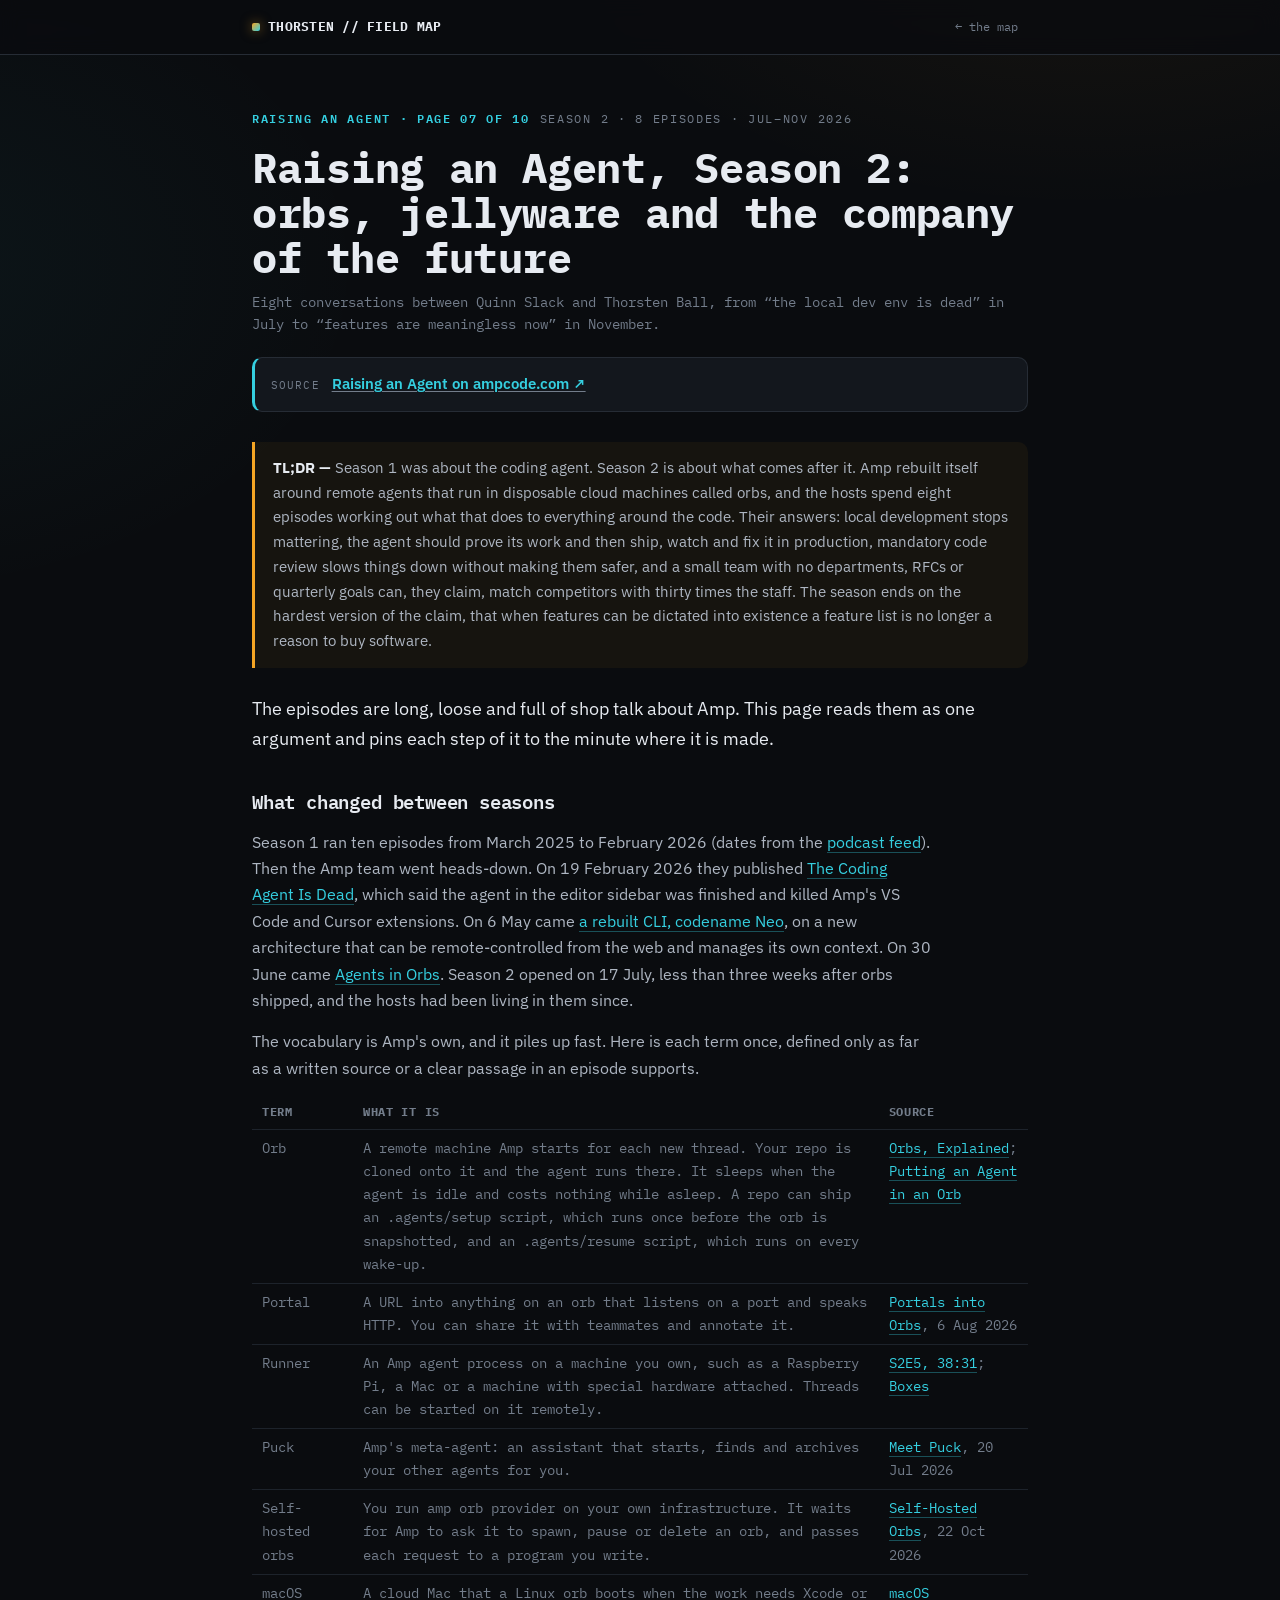
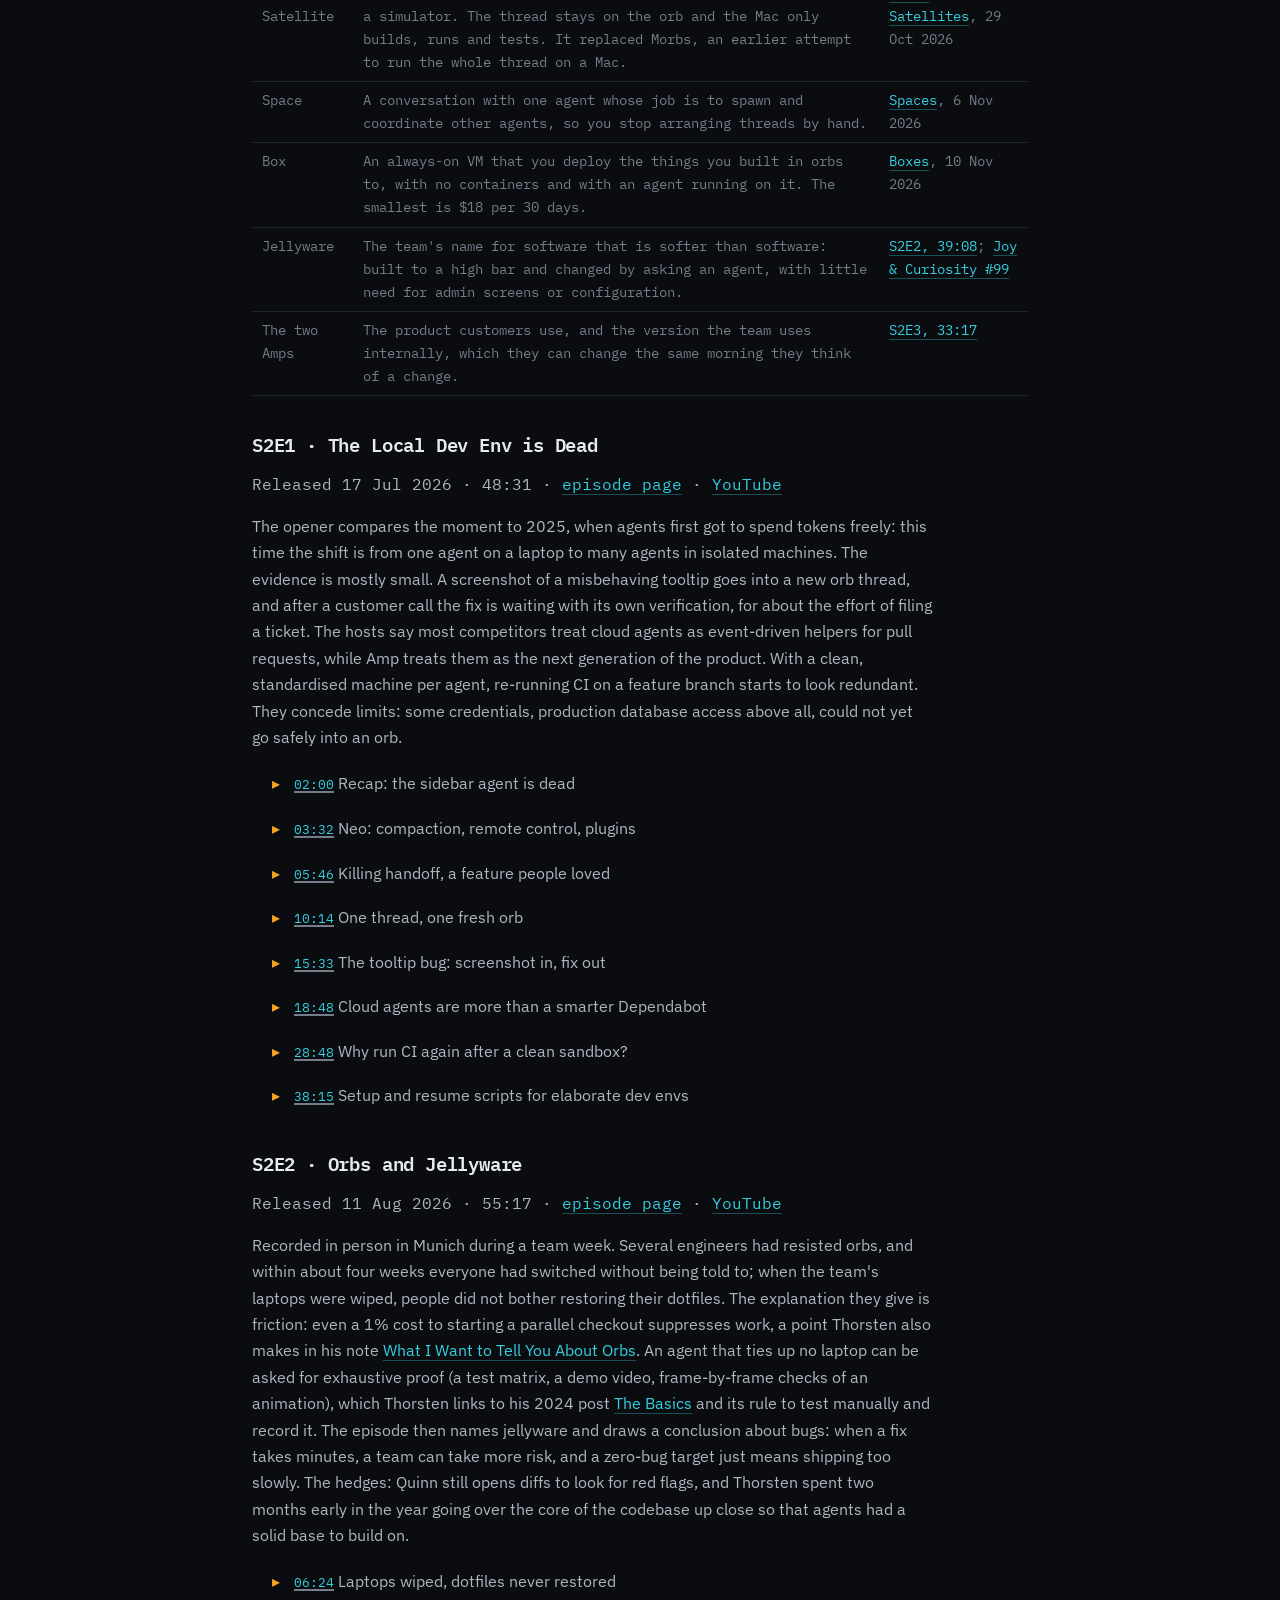
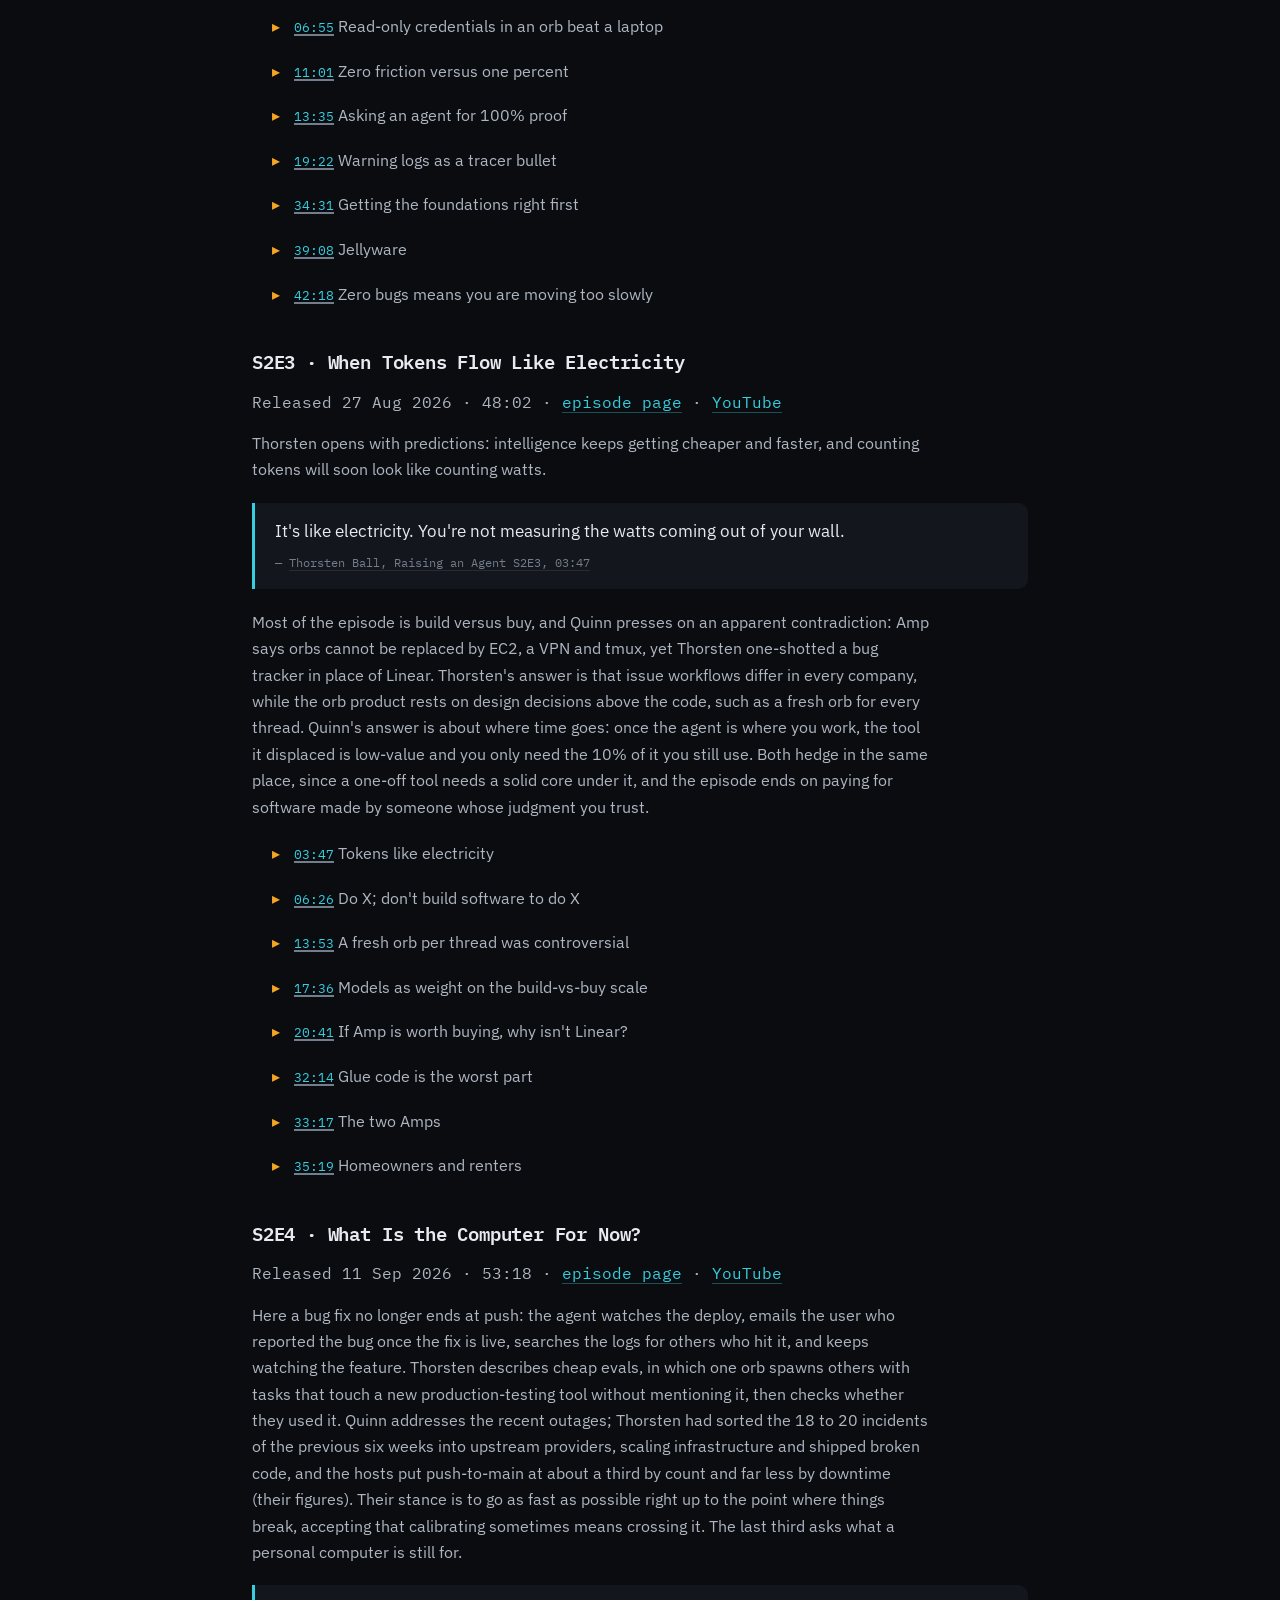
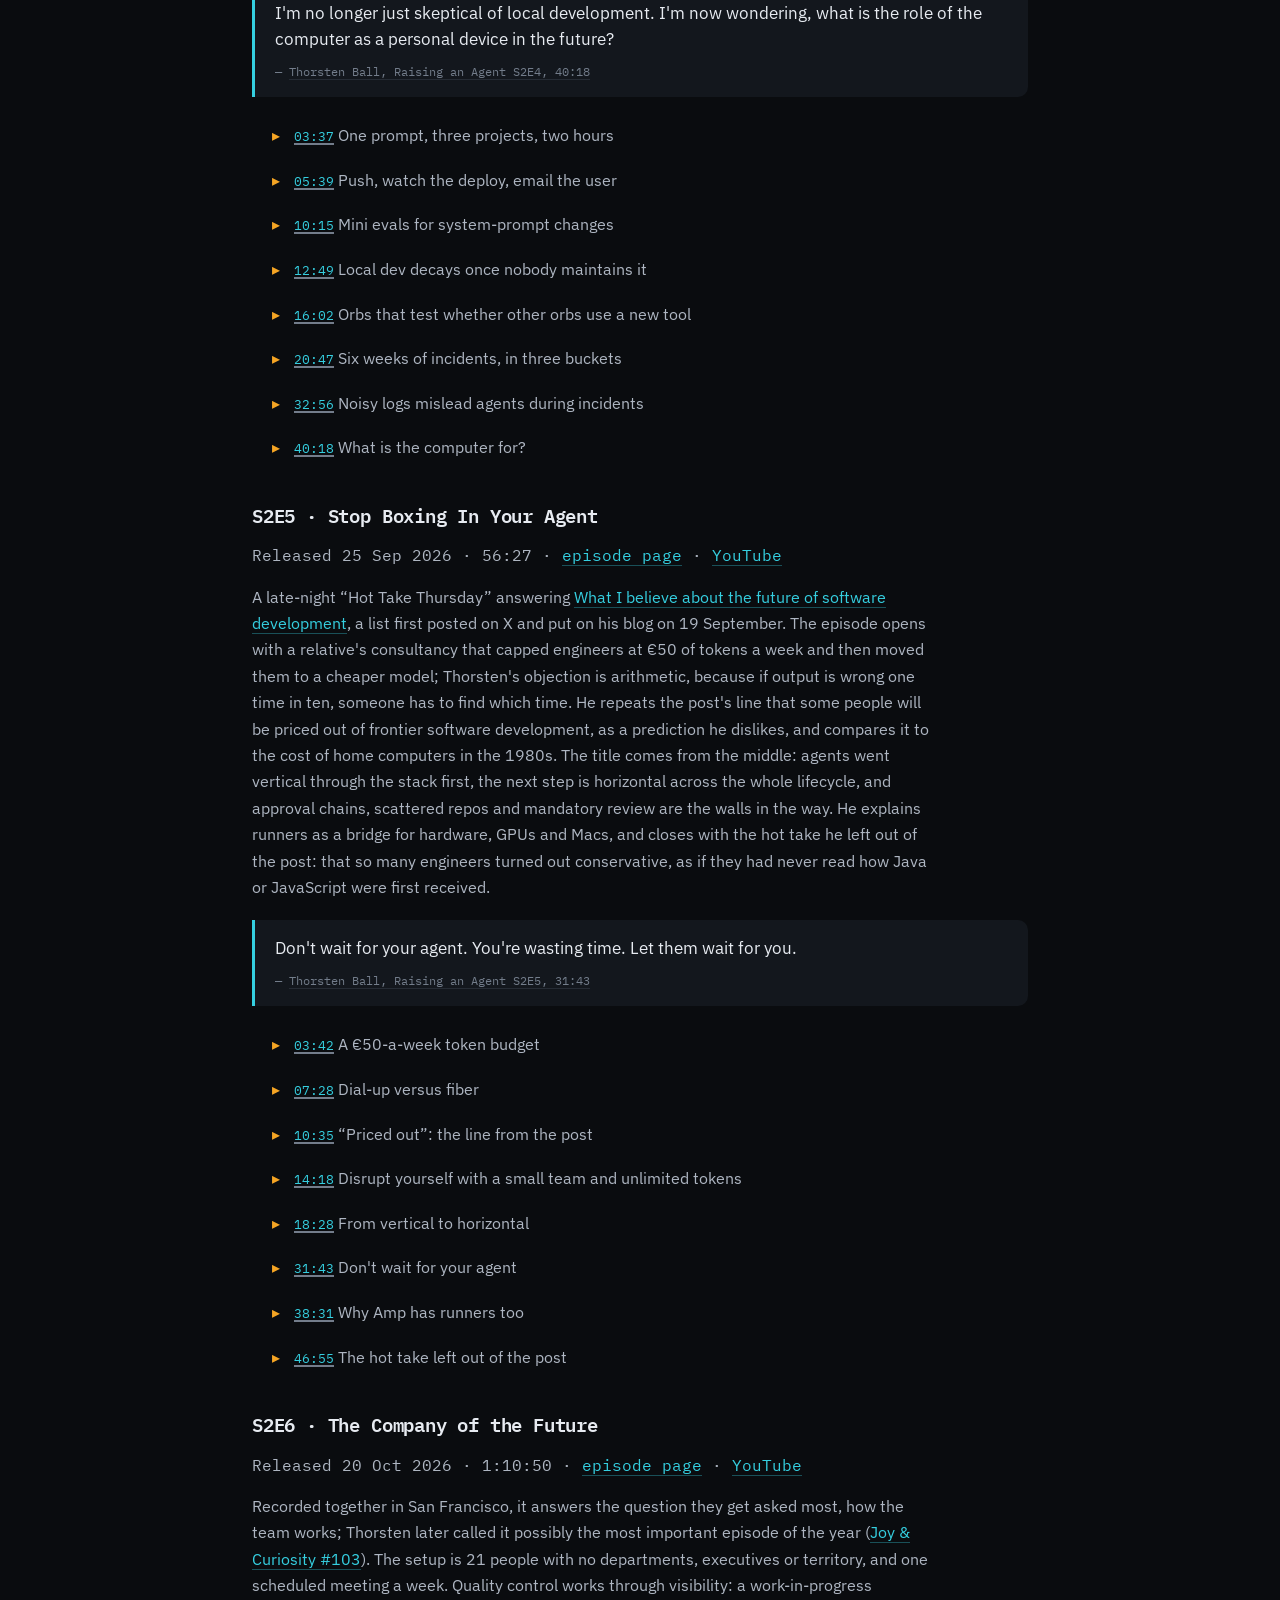
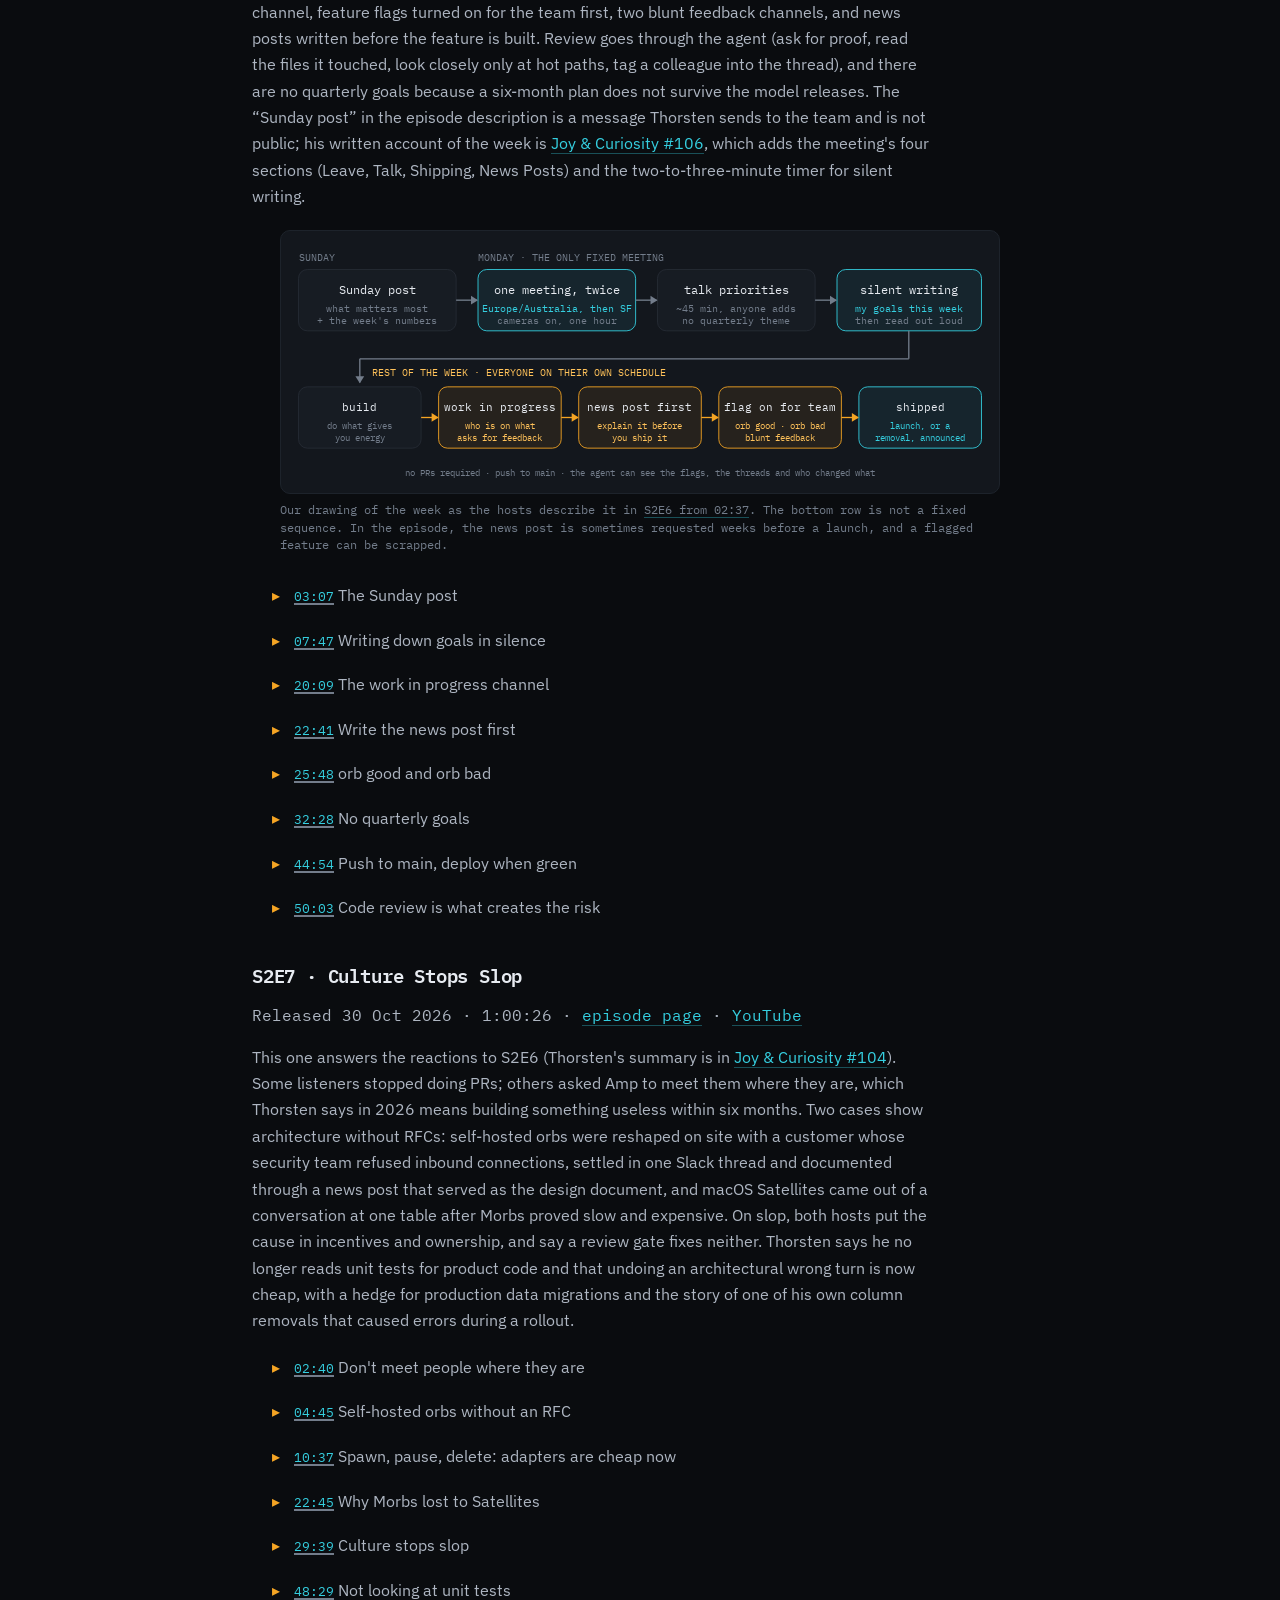
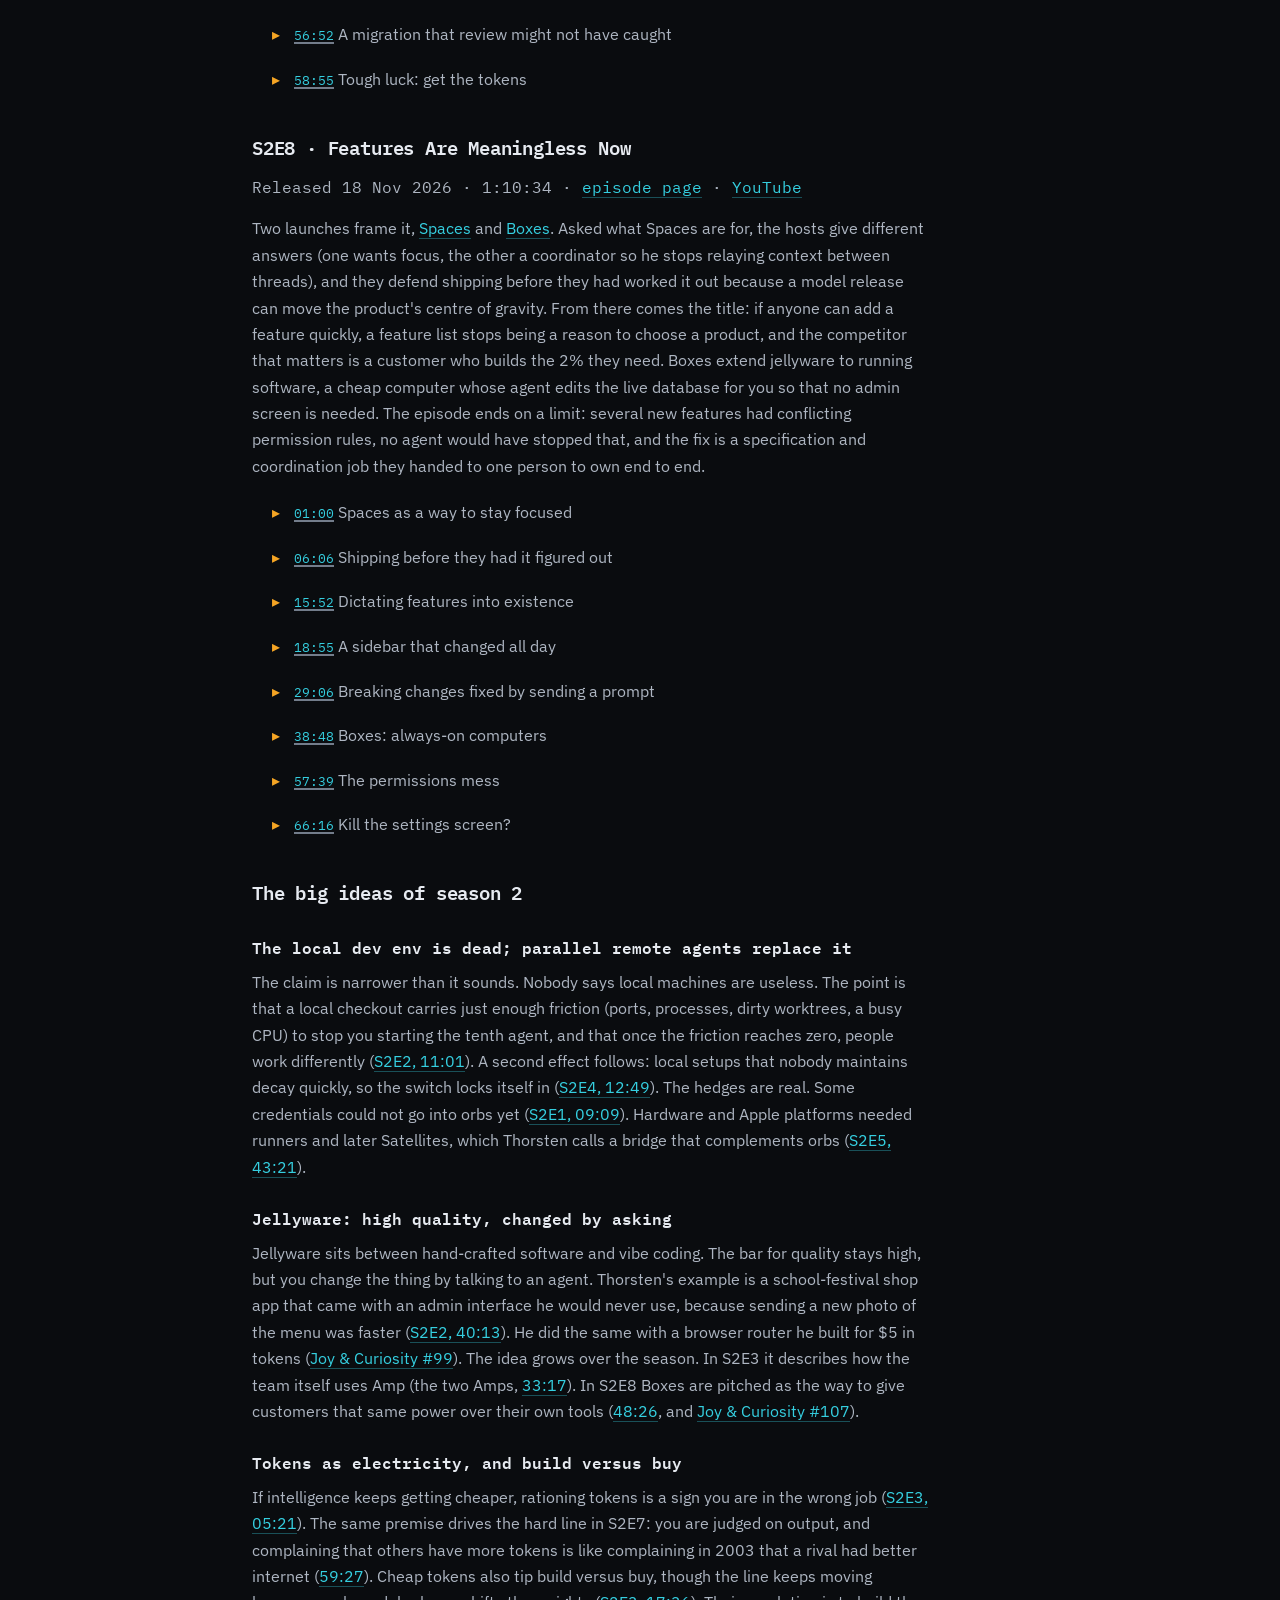
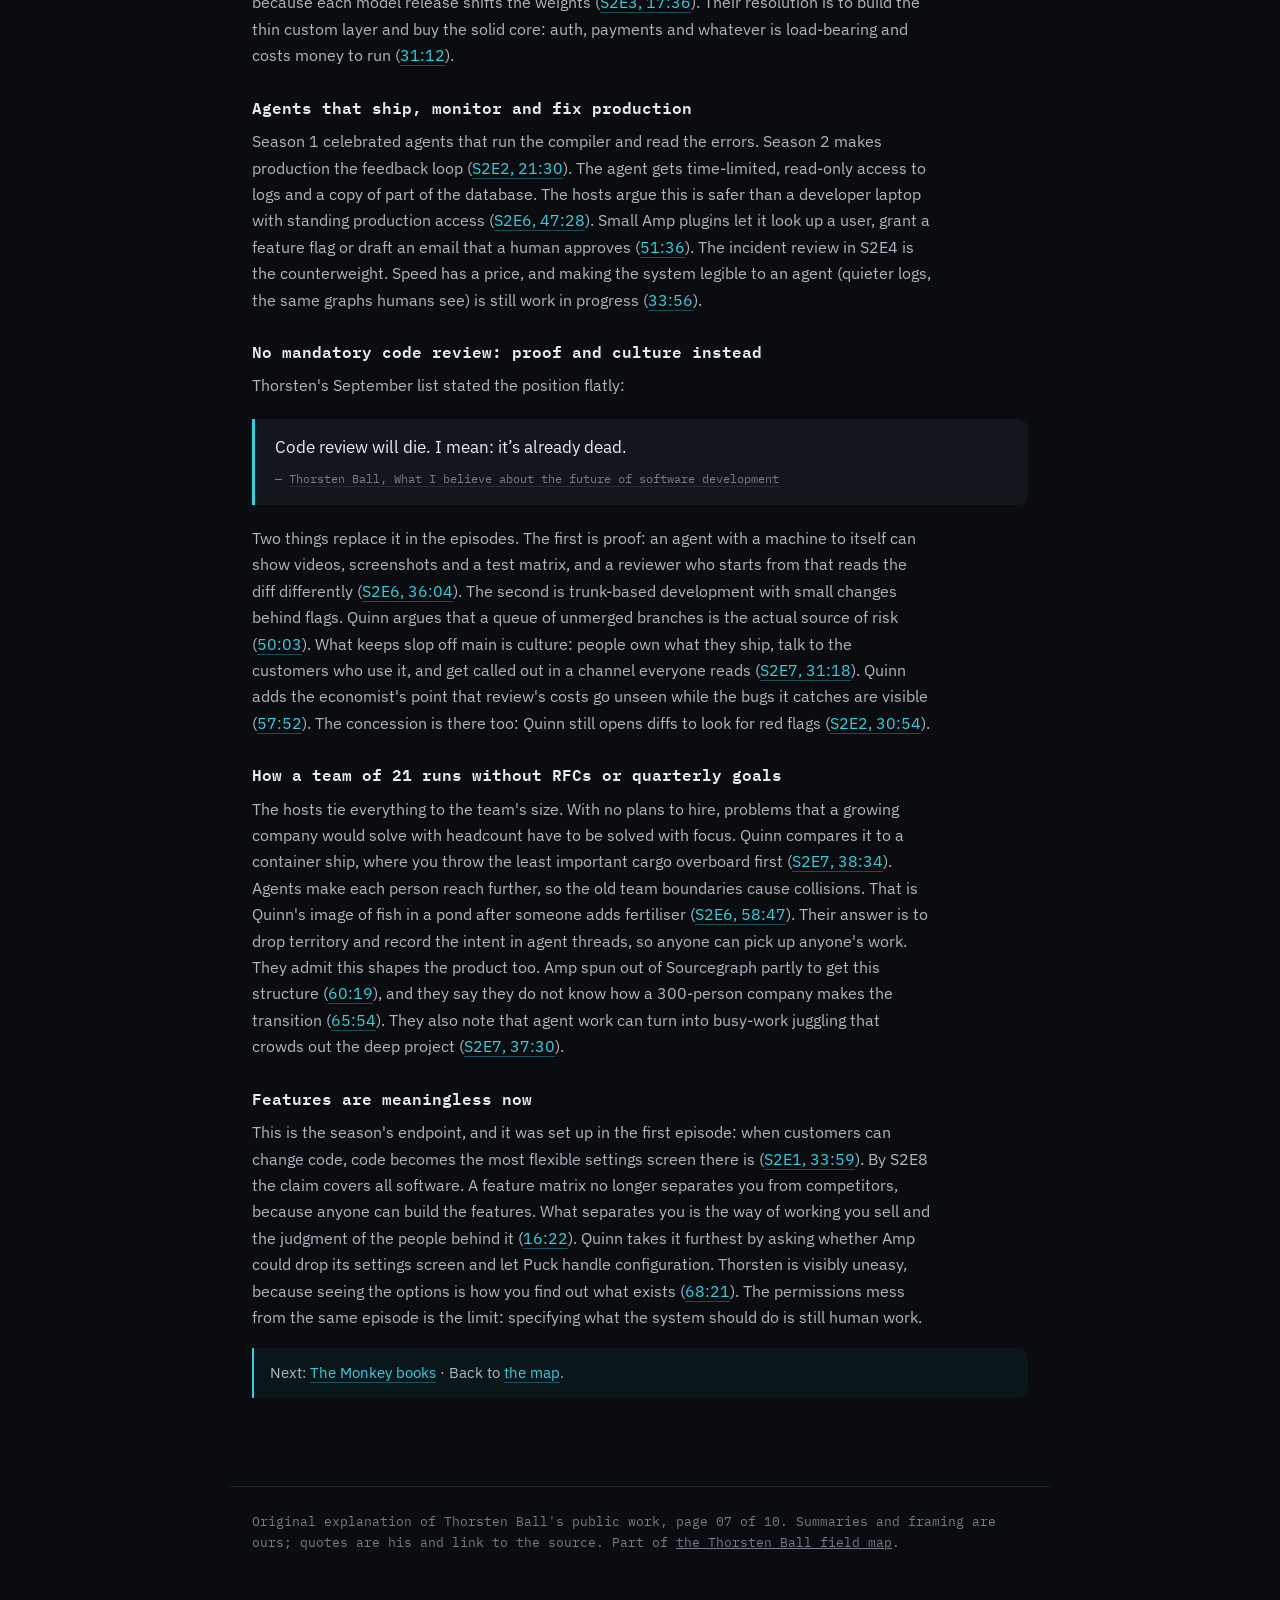
<file: pages/p07.html>
<!DOCTYPE html>
<html lang="en">
<head>
<meta charset="UTF-8" />
<meta name="viewport" content="width=device-width, initial-scale=1.0" />
<title>Raising an Agent, Season 2: orbs, jellyware and the company of the future &mdash; Thorsten Ball, mapped</title>
<meta name="description" content="All eight episodes of Raising an Agent Season 2 (July to November 2026), in which Quinn Slack and Thorsten Ball argue that the local dev environment is dead, that agents should ship and run production, that code review is a bottleneck, and that a 21-person team without RFCs or quarterly goals is what the company of the future looks like." />
<link rel="preconnect" href="https://fonts.googleapis.com" />
<link rel="preconnect" href="https://fonts.gstatic.com" crossorigin />
<link href="https://fonts.googleapis.com/css2?family=IBM+Plex+Mono:wght@400;500;600;700&family=IBM+Plex+Sans:wght@400;500;600;700&display=swap" rel="stylesheet" />
<link rel="stylesheet" href="../paper.css" />
</head>
<body>
<header class="bar"><div class="bar-in">
  <div class="brand"><span class="dot"></span>THORSTEN&nbsp;//&nbsp;FIELD&nbsp;MAP</div>
  <a class="back" href="../index.html#podcast">&larr; the map</a>
</div></header>
<main>
  <div class="eyebrow"><span class="box bb mono">RAISING AN AGENT &middot; PAGE 07 OF 10</span><span class="mono">season 2 &middot; 8 episodes &middot; jul&ndash;nov 2026</span></div>
  <h1>Raising an Agent, Season 2: orbs, jellyware and the company of the future</h1>
  <div class="authors">Eight conversations between Quinn Slack and Thorsten Ball, from &ldquo;the local dev env is dead&rdquo; in July to &ldquo;features are meaningless now&rdquo; in November.</div>
  <div class="paperlink" style="border-left-color:var(--def)"><span class="lbl">Source</span><a href="https://ampcode.com/podcast" target="_blank" rel="noopener">Raising an Agent on ampcode.com &#8599;</a></div>
  <div class="tldr"><b>TL;DR &mdash;</b> Season 1 was about the coding agent. Season 2 is about what comes after it. Amp rebuilt itself around remote agents that run in disposable cloud machines called orbs, and the hosts spend eight episodes working out what that does to everything around the code. Their answers: local development stops mattering, the agent should prove its work and then ship, watch and fix it in production, mandatory code review slows things down without making them safer, and a small team with no departments, RFCs or quarterly goals can, they claim, match competitors with thirty times the staff. The season ends on the hardest version of the claim, that when features can be dictated into existence a feature list is no longer a reason to buy software.</div>

  <p class="lead">The episodes are long, loose and full of shop talk about Amp. This page reads them as one argument and pins each step of it to the minute where it is made.</p>

  <h2 id="between">What changed between seasons</h2>
  <p>Season 1 ran ten episodes from March 2025 to February 2026 (dates from the <a class="lnk" href="https://ampcode.com/podcast" target="_blank" rel="noopener">podcast feed</a>). Then the Amp team went heads-down. On 19 February 2026 they published <a class="lnk" href="https://ampcode.com/news/the-coding-agent-is-dead" target="_blank" rel="noopener">The Coding Agent Is Dead</a>, which said the agent in the editor sidebar was finished and killed Amp's VS Code and Cursor extensions. On 6 May came <a class="lnk" href="https://ampcode.com/news/neo" target="_blank" rel="noopener">a rebuilt CLI, codename Neo</a>, on a new architecture that can be remote-controlled from the web and manages its own context. On 30 June came <a class="lnk" href="https://ampcode.com/news/agents-in-orbs" target="_blank" rel="noopener">Agents in Orbs</a>. Season 2 opened on 17 July, less than three weeks after orbs shipped, and the hosts had been living in them since.</p>
  <p>The vocabulary is Amp's own, and it piles up fast. Here is each term once, defined only as far as a written source or a clear passage in an episode supports.</p>
  <div class="scroll"><table class="kv">
    <thead><tr><th>Term</th><th>What it is</th><th>Source</th></tr></thead>
    <tbody>
    <tr><td>Orb</td><td>A remote machine Amp starts for each new thread. Your repo is cloned onto it and the agent runs there. It sleeps when the agent is idle and costs nothing while asleep. A repo can ship an <span class="mono">.agents/setup</span> script, which runs once before the orb is snapshotted, and an <span class="mono">.agents/resume</span> script, which runs on every wake-up.</td><td><a class="lnk" href="https://ampcode.com/notes/orbs-explained" target="_blank" rel="noopener">Orbs, Explained</a>; <a class="lnk" href="https://ampcode.com/notes/putting-an-agent-in-an-orb" target="_blank" rel="noopener">Putting an Agent in an Orb</a></td></tr>
    <tr><td>Portal</td><td>A URL into anything on an orb that listens on a port and speaks HTTP. You can share it with teammates and annotate it.</td><td><a class="lnk" href="https://ampcode.com/news/portals" target="_blank" rel="noopener">Portals into Orbs</a>, 6 Aug 2026</td></tr>
    <tr><td>Runner</td><td>An Amp agent process on a machine you own, such as a Raspberry Pi, a Mac or a machine with special hardware attached. Threads can be started on it remotely.</td><td><a class="lnk" href="https://youtu.be/3v7dIHh15dk?t=2311" target="_blank" rel="noopener">S2E5, 38:31</a>; <a class="lnk" href="https://ampcode.com/news/boxes" target="_blank" rel="noopener">Boxes</a></td></tr>
    <tr><td>Puck</td><td>Amp's meta-agent: an assistant that starts, finds and archives your other agents for you.</td><td><a class="lnk" href="https://ampcode.com/news/meet-puck" target="_blank" rel="noopener">Meet Puck</a>, 20 Jul 2026</td></tr>
    <tr><td>Self-hosted orbs</td><td>You run <span class="mono">amp orb provider</span> on your own infrastructure. It waits for Amp to ask it to spawn, pause or delete an orb, and passes each request to a program you write.</td><td><a class="lnk" href="https://ampcode.com/news/self-hosted-orbs" target="_blank" rel="noopener">Self-Hosted Orbs</a>, 22 Oct 2026</td></tr>
    <tr><td>macOS Satellite</td><td>A cloud Mac that a Linux orb boots when the work needs Xcode or a simulator. The thread stays on the orb and the Mac only builds, runs and tests. It replaced Morbs, an earlier attempt to run the whole thread on a Mac.</td><td><a class="lnk" href="https://ampcode.com/news/macos-satellites" target="_blank" rel="noopener">macOS Satellites</a>, 29 Oct 2026</td></tr>
    <tr><td>Space</td><td>A conversation with one agent whose job is to spawn and coordinate other agents, so you stop arranging threads by hand.</td><td><a class="lnk" href="https://ampcode.com/news/spaces" target="_blank" rel="noopener">Spaces</a>, 6 Nov 2026</td></tr>
    <tr><td>Box</td><td>An always-on VM that you deploy the things you built in orbs to, with no containers and with an agent running on it. The smallest is $18 per 30 days.</td><td><a class="lnk" href="https://ampcode.com/news/boxes" target="_blank" rel="noopener">Boxes</a>, 10 Nov 2026</td></tr>
    <tr><td>Jellyware</td><td>The team's name for software that is softer than software: built to a high bar and changed by asking an agent, with little need for admin screens or configuration.</td><td><a class="lnk" href="https://youtu.be/FfCCEZ00RFw?t=2348" target="_blank" rel="noopener">S2E2, 39:08</a>; <a class="lnk" href="https://registerspill.thorstenball.com/p/joy-and-curiosity-99" target="_blank" rel="noopener">Joy &amp; Curiosity #99</a></td></tr>
    <tr><td>The two Amps</td><td>The product customers use, and the version the team uses internally, which they can change the same morning they think of a change.</td><td><a class="lnk" href="https://youtu.be/SI3N8MCQHfo?t=1997" target="_blank" rel="noopener">S2E3, 33:17</a></td></tr>
    </tbody>
  </table></div>

  <h2 id="s2e1">S2E1 &middot; The Local Dev Env is Dead</h2>
  <p class="mono">Released 17 Jul 2026 &middot; 48:31 &middot; <a class="lnk" href="https://ampcode.com/podcast/season-02/episode-01" target="_blank" rel="noopener">episode page</a> &middot; <a class="lnk" href="https://youtu.be/Kpg_D5MUWnE" target="_blank" rel="noopener">YouTube</a></p>
  <p>The opener compares the moment to 2025, when agents first got to spend tokens freely: this time the shift is from one agent on a laptop to many agents in isolated machines. The evidence is mostly small. A screenshot of a misbehaving tooltip goes into a new orb thread, and after a customer call the fix is waiting with its own verification, for about the effort of filing a ticket. The hosts say most competitors treat cloud agents as event-driven helpers for pull requests, while Amp treats them as the next generation of the product. With a clean, standardised machine per agent, re-running CI on a feature branch starts to look redundant. They concede limits: some credentials, production database access above all, could not yet go safely into an orb.</p>
  <ul class="outline">
    <li><a href="https://youtu.be/Kpg_D5MUWnE?t=120" target="_blank" rel="noopener">02:00</a> Recap: the sidebar agent is dead</li>
    <li><a href="https://youtu.be/Kpg_D5MUWnE?t=212" target="_blank" rel="noopener">03:32</a> Neo: compaction, remote control, plugins</li>
    <li><a href="https://youtu.be/Kpg_D5MUWnE?t=346" target="_blank" rel="noopener">05:46</a> Killing handoff, a feature people loved</li>
    <li><a href="https://youtu.be/Kpg_D5MUWnE?t=614" target="_blank" rel="noopener">10:14</a> One thread, one fresh orb</li>
    <li><a href="https://youtu.be/Kpg_D5MUWnE?t=933" target="_blank" rel="noopener">15:33</a> The tooltip bug: screenshot in, fix out</li>
    <li><a href="https://youtu.be/Kpg_D5MUWnE?t=1128" target="_blank" rel="noopener">18:48</a> Cloud agents are more than a smarter Dependabot</li>
    <li><a href="https://youtu.be/Kpg_D5MUWnE?t=1728" target="_blank" rel="noopener">28:48</a> Why run CI again after a clean sandbox?</li>
    <li><a href="https://youtu.be/Kpg_D5MUWnE?t=2295" target="_blank" rel="noopener">38:15</a> Setup and resume scripts for elaborate dev envs</li>
  </ul>

  <h2 id="s2e2">S2E2 &middot; Orbs and Jellyware</h2>
  <p class="mono">Released 11 Aug 2026 &middot; 55:17 &middot; <a class="lnk" href="https://ampcode.com/podcast/season-02/episode-02" target="_blank" rel="noopener">episode page</a> &middot; <a class="lnk" href="https://youtu.be/FfCCEZ00RFw" target="_blank" rel="noopener">YouTube</a></p>
  <p>Recorded in person in Munich during a team week. Several engineers had resisted orbs, and within about four weeks everyone had switched without being told to; when the team's laptops were wiped, people did not bother restoring their dotfiles. The explanation they give is friction: even a 1% cost to starting a parallel checkout suppresses work, a point Thorsten also makes in his note <a class="lnk" href="https://ampcode.com/notes/what-i-want-to-tell-you-about-orbs" target="_blank" rel="noopener">What I Want to Tell You About Orbs</a>. An agent that ties up no laptop can be asked for exhaustive proof (a test matrix, a demo video, frame-by-frame checks of an animation), which Thorsten links to his 2024 post <a class="lnk" href="https://registerspill.thorstenball.com/p/the-basics" target="_blank" rel="noopener">The Basics</a> and its rule to test manually and record it. The episode then names jellyware and draws a conclusion about bugs: when a fix takes minutes, a team can take more risk, and a zero-bug target just means shipping too slowly. The hedges: Quinn still opens diffs to look for red flags, and Thorsten spent two months early in the year going over the core of the codebase up close so that agents had a solid base to build on.</p>
  <ul class="outline">
    <li><a href="https://youtu.be/FfCCEZ00RFw?t=384" target="_blank" rel="noopener">06:24</a> Laptops wiped, dotfiles never restored</li>
    <li><a href="https://youtu.be/FfCCEZ00RFw?t=415" target="_blank" rel="noopener">06:55</a> Read-only credentials in an orb beat a laptop</li>
    <li><a href="https://youtu.be/FfCCEZ00RFw?t=661" target="_blank" rel="noopener">11:01</a> Zero friction versus one percent</li>
    <li><a href="https://youtu.be/FfCCEZ00RFw?t=815" target="_blank" rel="noopener">13:35</a> Asking an agent for 100% proof</li>
    <li><a href="https://youtu.be/FfCCEZ00RFw?t=1162" target="_blank" rel="noopener">19:22</a> Warning logs as a tracer bullet</li>
    <li><a href="https://youtu.be/FfCCEZ00RFw?t=2071" target="_blank" rel="noopener">34:31</a> Getting the foundations right first</li>
    <li><a href="https://youtu.be/FfCCEZ00RFw?t=2348" target="_blank" rel="noopener">39:08</a> Jellyware</li>
    <li><a href="https://youtu.be/FfCCEZ00RFw?t=2538" target="_blank" rel="noopener">42:18</a> Zero bugs means you are moving too slowly</li>
  </ul>

  <h2 id="s2e3">S2E3 &middot; When Tokens Flow Like Electricity</h2>
  <p class="mono">Released 27 Aug 2026 &middot; 48:02 &middot; <a class="lnk" href="https://ampcode.com/podcast/season-02/episode-03" target="_blank" rel="noopener">episode page</a> &middot; <a class="lnk" href="https://youtu.be/SI3N8MCQHfo" target="_blank" rel="noopener">YouTube</a></p>
  <p>Thorsten opens with predictions: intelligence keeps getting cheaper and faster, and counting tokens will soon look like counting watts.</p>
  <blockquote class="q">It's like electricity. You're not measuring the watts coming out of your wall.<span class="cite">&mdash; <a href="https://youtu.be/SI3N8MCQHfo?t=227" target="_blank" rel="noopener">Thorsten Ball, Raising an Agent S2E3, 03:47</a></span></blockquote>
  <p>Most of the episode is build versus buy, and Quinn presses on an apparent contradiction: Amp says orbs cannot be replaced by EC2, a VPN and tmux, yet Thorsten one-shotted a bug tracker in place of Linear. Thorsten's answer is that issue workflows differ in every company, while the orb product rests on design decisions above the code, such as a fresh orb for every thread. Quinn's answer is about where time goes: once the agent is where you work, the tool it displaced is low-value and you only need the 10% of it you still use. Both hedge in the same place, since a one-off tool needs a solid core under it, and the episode ends on paying for software made by someone whose judgment you trust.</p>
  <ul class="outline">
    <li><a href="https://youtu.be/SI3N8MCQHfo?t=227" target="_blank" rel="noopener">03:47</a> Tokens like electricity</li>
    <li><a href="https://youtu.be/SI3N8MCQHfo?t=386" target="_blank" rel="noopener">06:26</a> Do X; don't build software to do X</li>
    <li><a href="https://youtu.be/SI3N8MCQHfo?t=833" target="_blank" rel="noopener">13:53</a> A fresh orb per thread was controversial</li>
    <li><a href="https://youtu.be/SI3N8MCQHfo?t=1056" target="_blank" rel="noopener">17:36</a> Models as weight on the build-vs-buy scale</li>
    <li><a href="https://youtu.be/SI3N8MCQHfo?t=1241" target="_blank" rel="noopener">20:41</a> If Amp is worth buying, why isn't Linear?</li>
    <li><a href="https://youtu.be/SI3N8MCQHfo?t=1934" target="_blank" rel="noopener">32:14</a> Glue code is the worst part</li>
    <li><a href="https://youtu.be/SI3N8MCQHfo?t=1997" target="_blank" rel="noopener">33:17</a> The two Amps</li>
    <li><a href="https://youtu.be/SI3N8MCQHfo?t=2119" target="_blank" rel="noopener">35:19</a> Homeowners and renters</li>
  </ul>

  <h2 id="s2e4">S2E4 &middot; What Is the Computer For Now?</h2>
  <p class="mono">Released 11 Sep 2026 &middot; 53:18 &middot; <a class="lnk" href="https://ampcode.com/podcast/season-02/episode-04" target="_blank" rel="noopener">episode page</a> &middot; <a class="lnk" href="https://youtu.be/7pstrDQ4xLs" target="_blank" rel="noopener">YouTube</a></p>
  <p>Here a bug fix no longer ends at push: the agent watches the deploy, emails the user who reported the bug once the fix is live, searches the logs for others who hit it, and keeps watching the feature. Thorsten describes cheap evals, in which one orb spawns others with tasks that touch a new production-testing tool without mentioning it, then checks whether they used it. Quinn addresses the recent outages; Thorsten had sorted the 18 to 20 incidents of the previous six weeks into upstream providers, scaling infrastructure and shipped broken code, and the hosts put push-to-main at about a third by count and far less by downtime (their figures). Their stance is to go as fast as possible right up to the point where things break, accepting that calibrating sometimes means crossing it. The last third asks what a personal computer is still for.</p>
  <blockquote class="q">I'm no longer just skeptical of local development. I'm now wondering, what is the role of the computer as a personal device in the future?<span class="cite">&mdash; <a href="https://youtu.be/7pstrDQ4xLs?t=2418" target="_blank" rel="noopener">Thorsten Ball, Raising an Agent S2E4, 40:18</a></span></blockquote>
  <ul class="outline">
    <li><a href="https://youtu.be/7pstrDQ4xLs?t=217" target="_blank" rel="noopener">03:37</a> One prompt, three projects, two hours</li>
    <li><a href="https://youtu.be/7pstrDQ4xLs?t=339" target="_blank" rel="noopener">05:39</a> Push, watch the deploy, email the user</li>
    <li><a href="https://youtu.be/7pstrDQ4xLs?t=615" target="_blank" rel="noopener">10:15</a> Mini evals for system-prompt changes</li>
    <li><a href="https://youtu.be/7pstrDQ4xLs?t=769" target="_blank" rel="noopener">12:49</a> Local dev decays once nobody maintains it</li>
    <li><a href="https://youtu.be/7pstrDQ4xLs?t=962" target="_blank" rel="noopener">16:02</a> Orbs that test whether other orbs use a new tool</li>
    <li><a href="https://youtu.be/7pstrDQ4xLs?t=1247" target="_blank" rel="noopener">20:47</a> Six weeks of incidents, in three buckets</li>
    <li><a href="https://youtu.be/7pstrDQ4xLs?t=1976" target="_blank" rel="noopener">32:56</a> Noisy logs mislead agents during incidents</li>
    <li><a href="https://youtu.be/7pstrDQ4xLs?t=2418" target="_blank" rel="noopener">40:18</a> What is the computer for?</li>
  </ul>

  <h2 id="s2e5">S2E5 &middot; Stop Boxing In Your Agent</h2>
  <p class="mono">Released 25 Sep 2026 &middot; 56:27 &middot; <a class="lnk" href="https://ampcode.com/podcast/season-02/episode-05" target="_blank" rel="noopener">episode page</a> &middot; <a class="lnk" href="https://youtu.be/3v7dIHh15dk" target="_blank" rel="noopener">YouTube</a></p>
  <p>A late-night &ldquo;Hot Take Thursday&rdquo; answering <a class="lnk" href="https://thorstenball.com/blog/2026/09/19/what-i-believe-about-the-future-of-software-development/" target="_blank" rel="noopener">What I believe about the future of software development</a>, a list first posted on X and put on his blog on 19 September. The episode opens with a relative's consultancy that capped engineers at &euro;50 of tokens a week and then moved them to a cheaper model; Thorsten's objection is arithmetic, because if output is wrong one time in ten, someone has to find which time. He repeats the post's line that some people will be priced out of frontier software development, as a prediction he dislikes, and compares it to the cost of home computers in the 1980s. The title comes from the middle: agents went vertical through the stack first, the next step is horizontal across the whole lifecycle, and approval chains, scattered repos and mandatory review are the walls in the way. He explains runners as a bridge for hardware, GPUs and Macs, and closes with the hot take he left out of the post: that so many engineers turned out conservative, as if they had never read how Java or JavaScript were first received.</p>
  <blockquote class="q">Don't wait for your agent. You're wasting time. Let them wait for you.<span class="cite">&mdash; <a href="https://youtu.be/3v7dIHh15dk?t=1903" target="_blank" rel="noopener">Thorsten Ball, Raising an Agent S2E5, 31:43</a></span></blockquote>
  <ul class="outline">
    <li><a href="https://youtu.be/3v7dIHh15dk?t=222" target="_blank" rel="noopener">03:42</a> A &euro;50-a-week token budget</li>
    <li><a href="https://youtu.be/3v7dIHh15dk?t=448" target="_blank" rel="noopener">07:28</a> Dial-up versus fiber</li>
    <li><a href="https://youtu.be/3v7dIHh15dk?t=635" target="_blank" rel="noopener">10:35</a> &ldquo;Priced out&rdquo;: the line from the post</li>
    <li><a href="https://youtu.be/3v7dIHh15dk?t=858" target="_blank" rel="noopener">14:18</a> Disrupt yourself with a small team and unlimited tokens</li>
    <li><a href="https://youtu.be/3v7dIHh15dk?t=1108" target="_blank" rel="noopener">18:28</a> From vertical to horizontal</li>
    <li><a href="https://youtu.be/3v7dIHh15dk?t=1903" target="_blank" rel="noopener">31:43</a> Don't wait for your agent</li>
    <li><a href="https://youtu.be/3v7dIHh15dk?t=2311" target="_blank" rel="noopener">38:31</a> Why Amp has runners too</li>
    <li><a href="https://youtu.be/3v7dIHh15dk?t=2815" target="_blank" rel="noopener">46:55</a> The hot take left out of the post</li>
  </ul>

  <h2 id="s2e6">S2E6 &middot; The Company of the Future</h2>
  <p class="mono">Released 20 Oct 2026 &middot; 1:10:50 &middot; <a class="lnk" href="https://ampcode.com/podcast/season-02/episode-06" target="_blank" rel="noopener">episode page</a> &middot; <a class="lnk" href="https://youtu.be/deiLxNZH_DM" target="_blank" rel="noopener">YouTube</a></p>
  <p>Recorded together in San Francisco, it answers the question they get asked most, how the team works; Thorsten later called it possibly the most important episode of the year (<a class="lnk" href="https://registerspill.thorstenball.com/p/joy-and-curiosity-103" target="_blank" rel="noopener">Joy &amp; Curiosity #103</a>). The setup is 21 people with no departments, executives or territory, and one scheduled meeting a week. Quality control works through visibility: a work-in-progress channel, feature flags turned on for the team first, two blunt feedback channels, and news posts written before the feature is built. Review goes through the agent (ask for proof, read the files it touched, look closely only at hot paths, tag a colleague into the thread), and there are no quarterly goals because a six-month plan does not survive the model releases. The &ldquo;Sunday post&rdquo; in the episode description is a message Thorsten sends to the team and is not public; his written account of the week is <a class="lnk" href="https://registerspill.thorstenball.com/p/joy-and-curiosity-106" target="_blank" rel="noopener">Joy &amp; Curiosity #106</a>, which adds the meeting's four sections (Leave, Talk, Shipping, News Posts) and the two-to-three-minute timer for silent writing.</p>
  <figure class="fig wide"><div class="media">
    <svg class="dg" viewBox="0 0 820 300" role="img" aria-label="A week at Amp as described in S2E6">
      <title>A week at Amp: Sunday post, one Monday meeting, then open channels for the rest of the week</title>
      <text class="t-dim" x="20" y="34" font-size="11">SUNDAY</text>
      <text class="t-dim" x="225" y="34" font-size="11">MONDAY &#183; THE ONLY FIXED MEETING</text>
      <rect class="box" x="20" y="44" width="180" height="70" rx="10"/>
      <text class="t-ink" x="110" y="72" text-anchor="middle" font-size="14">Sunday post</text>
      <text class="t-dim" x="110" y="92" text-anchor="middle" font-size="11">what matters most</text>
      <text class="t-dim" x="110" y="106" text-anchor="middle" font-size="11">+ the week's numbers</text>
      <rect class="box-def" x="225" y="44" width="180" height="70" rx="10"/>
      <text class="t-ink" x="315" y="72" text-anchor="middle" font-size="14">one meeting, twice</text>
      <text class="t-def" x="315" y="92" text-anchor="middle" font-size="11">Europe/Australia, then SF</text>
      <text class="t-dim" x="315" y="106" text-anchor="middle" font-size="11">cameras on, one hour</text>
      <rect class="box" x="430" y="44" width="180" height="70" rx="10"/>
      <text class="t-ink" x="520" y="72" text-anchor="middle" font-size="14">talk priorities</text>
      <text class="t-dim" x="520" y="92" text-anchor="middle" font-size="11">~45 min, anyone adds</text>
      <text class="t-dim" x="520" y="106" text-anchor="middle" font-size="11">no quarterly theme</text>
      <rect class="box-def" x="635" y="44" width="165" height="70" rx="10"/>
      <text class="t-ink" x="717" y="72" text-anchor="middle" font-size="14">silent writing</text>
      <text class="t-def" x="717" y="92" text-anchor="middle" font-size="11">my goals this week</text>
      <text class="t-dim" x="717" y="106" text-anchor="middle" font-size="11">then read out loud</text>
      <line class="ln" x1="200" y1="79" x2="224" y2="79"/><polygon class="ah" points="225,79 217,74 217,84"/>
      <line class="ln" x1="405" y1="79" x2="429" y2="79"/><polygon class="ah" points="430,79 422,74 422,84"/>
      <line class="ln" x1="610" y1="79" x2="634" y2="79"/><polygon class="ah" points="635,79 627,74 627,84"/>
      <line class="ln" x1="717" y1="114" x2="717" y2="146"/>
      <line class="ln" x1="717" y1="146" x2="90" y2="146"/>
      <line class="ln" x1="90" y1="146" x2="90" y2="173"/><polygon class="ah" points="90,174 85,166 95,166"/>
      <text class="t-off" x="104" y="166" font-size="11">REST OF THE WEEK &#183; EVERYONE ON THEIR OWN SCHEDULE</text>
      <rect class="box" x="20" y="178" width="140" height="70" rx="10"/>
      <text class="t-ink" x="90" y="206" text-anchor="middle" font-size="13">build</text>
      <text class="t-dim" x="90" y="226" text-anchor="middle" font-size="10.5">do what gives</text>
      <text class="t-dim" x="90" y="240" text-anchor="middle" font-size="10.5">you energy</text>
      <rect class="box-off" x="180" y="178" width="140" height="70" rx="10"/>
      <text class="t-ink" x="250" y="206" text-anchor="middle" font-size="13">work in progress</text>
      <text class="t-off" x="250" y="226" text-anchor="middle" font-size="10.5">who is on what</text>
      <text class="t-off" x="250" y="240" text-anchor="middle" font-size="10.5">asks for feedback</text>
      <rect class="box-off" x="340" y="178" width="140" height="70" rx="10"/>
      <text class="t-ink" x="410" y="206" text-anchor="middle" font-size="13">news post first</text>
      <text class="t-off" x="410" y="226" text-anchor="middle" font-size="10.5">explain it before</text>
      <text class="t-off" x="410" y="240" text-anchor="middle" font-size="10.5">you ship it</text>
      <rect class="box-off" x="500" y="178" width="140" height="70" rx="10"/>
      <text class="t-ink" x="570" y="206" text-anchor="middle" font-size="13">flag on for team</text>
      <text class="t-off" x="570" y="226" text-anchor="middle" font-size="10.5">orb good &#183; orb bad</text>
      <text class="t-off" x="570" y="240" text-anchor="middle" font-size="10.5">blunt feedback</text>
      <rect class="box-def" x="660" y="178" width="140" height="70" rx="10"/>
      <text class="t-ink" x="730" y="206" text-anchor="middle" font-size="13">shipped</text>
      <text class="t-def" x="730" y="226" text-anchor="middle" font-size="10.5">launch, or a</text>
      <text class="t-def" x="730" y="240" text-anchor="middle" font-size="10.5">removal, announced</text>
      <line class="ln-off" x1="160" y1="213" x2="179" y2="213"/><polygon class="ah-off" points="180,213 172,208 172,218"/>
      <line class="ln-off" x1="320" y1="213" x2="339" y2="213"/><polygon class="ah-off" points="340,213 332,208 332,218"/>
      <line class="ln-off" x1="480" y1="213" x2="499" y2="213"/><polygon class="ah-off" points="500,213 492,208 492,218"/>
      <line class="ln-off" x1="640" y1="213" x2="659" y2="213"/><polygon class="ah-off" points="660,213 652,208 652,218"/>
      <text class="t-dim" x="410" y="280" text-anchor="middle" font-size="10.5">no PRs required &#183; push to main &#183; the agent can see the flags, the threads and who changed what</text>
    </svg>
  </div>
  <figcaption>Our drawing of the week as the hosts describe it in <a class="lnk" href="https://youtu.be/deiLxNZH_DM?t=157" target="_blank" rel="noopener">S2E6 from 02:37</a>. The bottom row is not a fixed sequence. In the episode, the news post is sometimes requested weeks before a launch, and a flagged feature can be scrapped.</figcaption></figure>
  <ul class="outline">
    <li><a href="https://youtu.be/deiLxNZH_DM?t=187" target="_blank" rel="noopener">03:07</a> The Sunday post</li>
    <li><a href="https://youtu.be/deiLxNZH_DM?t=467" target="_blank" rel="noopener">07:47</a> Writing down goals in silence</li>
    <li><a href="https://youtu.be/deiLxNZH_DM?t=1209" target="_blank" rel="noopener">20:09</a> The work in progress channel</li>
    <li><a href="https://youtu.be/deiLxNZH_DM?t=1361" target="_blank" rel="noopener">22:41</a> Write the news post first</li>
    <li><a href="https://youtu.be/deiLxNZH_DM?t=1548" target="_blank" rel="noopener">25:48</a> orb good and orb bad</li>
    <li><a href="https://youtu.be/deiLxNZH_DM?t=1948" target="_blank" rel="noopener">32:28</a> No quarterly goals</li>
    <li><a href="https://youtu.be/deiLxNZH_DM?t=2694" target="_blank" rel="noopener">44:54</a> Push to main, deploy when green</li>
    <li><a href="https://youtu.be/deiLxNZH_DM?t=3003" target="_blank" rel="noopener">50:03</a> Code review is what creates the risk</li>
  </ul>

  <h2 id="s2e7">S2E7 &middot; Culture Stops Slop</h2>
  <p class="mono">Released 30 Oct 2026 &middot; 1:00:26 &middot; <a class="lnk" href="https://ampcode.com/podcast/season-02/episode-07" target="_blank" rel="noopener">episode page</a> &middot; <a class="lnk" href="https://youtu.be/tEse6n4hEJQ" target="_blank" rel="noopener">YouTube</a></p>
  <p>This one answers the reactions to S2E6 (Thorsten's summary is in <a class="lnk" href="https://registerspill.thorstenball.com/p/joy-and-curiosity-104" target="_blank" rel="noopener">Joy &amp; Curiosity #104</a>). Some listeners stopped doing PRs; others asked Amp to meet them where they are, which Thorsten says in 2026 means building something useless within six months. Two cases show architecture without RFCs: self-hosted orbs were reshaped on site with a customer whose security team refused inbound connections, settled in one Slack thread and documented through a news post that served as the design document, and macOS Satellites came out of a conversation at one table after Morbs proved slow and expensive. On slop, both hosts put the cause in incentives and ownership, and say a review gate fixes neither. Thorsten says he no longer reads unit tests for product code and that undoing an architectural wrong turn is now cheap, with a hedge for production data migrations and the story of one of his own column removals that caused errors during a rollout.</p>
  <ul class="outline">
    <li><a href="https://youtu.be/tEse6n4hEJQ?t=160" target="_blank" rel="noopener">02:40</a> Don't meet people where they are</li>
    <li><a href="https://youtu.be/tEse6n4hEJQ?t=285" target="_blank" rel="noopener">04:45</a> Self-hosted orbs without an RFC</li>
    <li><a href="https://youtu.be/tEse6n4hEJQ?t=637" target="_blank" rel="noopener">10:37</a> Spawn, pause, delete: adapters are cheap now</li>
    <li><a href="https://youtu.be/tEse6n4hEJQ?t=1365" target="_blank" rel="noopener">22:45</a> Why Morbs lost to Satellites</li>
    <li><a href="https://youtu.be/tEse6n4hEJQ?t=1779" target="_blank" rel="noopener">29:39</a> Culture stops slop</li>
    <li><a href="https://youtu.be/tEse6n4hEJQ?t=2909" target="_blank" rel="noopener">48:29</a> Not looking at unit tests</li>
    <li><a href="https://youtu.be/tEse6n4hEJQ?t=3412" target="_blank" rel="noopener">56:52</a> A migration that review might not have caught</li>
    <li><a href="https://youtu.be/tEse6n4hEJQ?t=3535" target="_blank" rel="noopener">58:55</a> Tough luck: get the tokens</li>
  </ul>

  <h2 id="s2e8">S2E8 &middot; Features Are Meaningless Now</h2>
  <p class="mono">Released 18 Nov 2026 &middot; 1:10:34 &middot; <a class="lnk" href="https://ampcode.com/podcast/season-02/episode-08" target="_blank" rel="noopener">episode page</a> &middot; <a class="lnk" href="https://youtu.be/LAofDfe5s_Q" target="_blank" rel="noopener">YouTube</a></p>
  <p>Two launches frame it, <a class="lnk" href="https://ampcode.com/news/spaces" target="_blank" rel="noopener">Spaces</a> and <a class="lnk" href="https://ampcode.com/news/boxes" target="_blank" rel="noopener">Boxes</a>. Asked what Spaces are for, the hosts give different answers (one wants focus, the other a coordinator so he stops relaying context between threads), and they defend shipping before they had worked it out because a model release can move the product's centre of gravity. From there comes the title: if anyone can add a feature quickly, a feature list stops being a reason to choose a product, and the competitor that matters is a customer who builds the 2% they need. Boxes extend jellyware to running software, a cheap computer whose agent edits the live database for you so that no admin screen is needed. The episode ends on a limit: several new features had conflicting permission rules, no agent would have stopped that, and the fix is a specification and coordination job they handed to one person to own end to end.</p>
  <ul class="outline">
    <li><a href="https://youtu.be/LAofDfe5s_Q?t=60" target="_blank" rel="noopener">01:00</a> Spaces as a way to stay focused</li>
    <li><a href="https://youtu.be/LAofDfe5s_Q?t=366" target="_blank" rel="noopener">06:06</a> Shipping before they had it figured out</li>
    <li><a href="https://youtu.be/LAofDfe5s_Q?t=952" target="_blank" rel="noopener">15:52</a> Dictating features into existence</li>
    <li><a href="https://youtu.be/LAofDfe5s_Q?t=1135" target="_blank" rel="noopener">18:55</a> A sidebar that changed all day</li>
    <li><a href="https://youtu.be/LAofDfe5s_Q?t=1746" target="_blank" rel="noopener">29:06</a> Breaking changes fixed by sending a prompt</li>
    <li><a href="https://youtu.be/LAofDfe5s_Q?t=2328" target="_blank" rel="noopener">38:48</a> Boxes: always-on computers</li>
    <li><a href="https://youtu.be/LAofDfe5s_Q?t=3459" target="_blank" rel="noopener">57:39</a> The permissions mess</li>
    <li><a href="https://youtu.be/LAofDfe5s_Q?t=3976" target="_blank" rel="noopener">66:16</a> Kill the settings screen?</li>
  </ul>

  <h2 id="big-ideas">The big ideas of season 2</h2>

  <h3 id="idea-local-dev">The local dev env is dead; parallel remote agents replace it</h3>
  <p>The claim is narrower than it sounds. Nobody says local machines are useless. The point is that a local checkout carries just enough friction (ports, processes, dirty worktrees, a busy CPU) to stop you starting the tenth agent, and that once the friction reaches zero, people work differently (<a class="lnk" href="https://youtu.be/FfCCEZ00RFw?t=661" target="_blank" rel="noopener">S2E2, 11:01</a>). A second effect follows: local setups that nobody maintains decay quickly, so the switch locks itself in (<a class="lnk" href="https://youtu.be/7pstrDQ4xLs?t=769" target="_blank" rel="noopener">S2E4, 12:49</a>). The hedges are real. Some credentials could not go into orbs yet (<a class="lnk" href="https://youtu.be/Kpg_D5MUWnE?t=549" target="_blank" rel="noopener">S2E1, 09:09</a>). Hardware and Apple platforms needed runners and later Satellites, which Thorsten calls a bridge that complements orbs (<a class="lnk" href="https://youtu.be/3v7dIHh15dk?t=2601" target="_blank" rel="noopener">S2E5, 43:21</a>).</p>

  <h3 id="idea-jellyware">Jellyware: high quality, changed by asking</h3>
  <p>Jellyware sits between hand-crafted software and vibe coding. The bar for quality stays high, but you change the thing by talking to an agent. Thorsten's example is a school-festival shop app that came with an admin interface he would never use, because sending a new photo of the menu was faster (<a class="lnk" href="https://youtu.be/FfCCEZ00RFw?t=2413" target="_blank" rel="noopener">S2E2, 40:13</a>). He did the same with a browser router he built for $5 in tokens (<a class="lnk" href="https://registerspill.thorstenball.com/p/joy-and-curiosity-99" target="_blank" rel="noopener">Joy &amp; Curiosity #99</a>). The idea grows over the season. In S2E3 it describes how the team itself uses Amp (the two Amps, <a class="lnk" href="https://youtu.be/SI3N8MCQHfo?t=1997" target="_blank" rel="noopener">33:17</a>). In S2E8 Boxes are pitched as the way to give customers that same power over their own tools (<a class="lnk" href="https://youtu.be/LAofDfe5s_Q?t=2906" target="_blank" rel="noopener">48:26</a>, and <a class="lnk" href="https://registerspill.thorstenball.com/p/joy-and-curiosity-107" target="_blank" rel="noopener">Joy &amp; Curiosity #107</a>).</p>

  <h3 id="idea-tokens">Tokens as electricity, and build versus buy</h3>
  <p>If intelligence keeps getting cheaper, rationing tokens is a sign you are in the wrong job (<a class="lnk" href="https://youtu.be/SI3N8MCQHfo?t=321" target="_blank" rel="noopener">S2E3, 05:21</a>). The same premise drives the hard line in S2E7: you are judged on output, and complaining that others have more tokens is like complaining in 2003 that a rival had better internet (<a class="lnk" href="https://youtu.be/tEse6n4hEJQ?t=3567" target="_blank" rel="noopener">59:27</a>). Cheap tokens also tip build versus buy, though the line keeps moving because each model release shifts the weights (<a class="lnk" href="https://youtu.be/SI3N8MCQHfo?t=1056" target="_blank" rel="noopener">S2E3, 17:36</a>). Their resolution is to build the thin custom layer and buy the solid core: auth, payments and whatever is load-bearing and costs money to run (<a class="lnk" href="https://youtu.be/SI3N8MCQHfo?t=1872" target="_blank" rel="noopener">31:12</a>).</p>

  <h3 id="idea-production">Agents that ship, monitor and fix production</h3>
  <p>Season 1 celebrated agents that run the compiler and read the errors. Season 2 makes production the feedback loop (<a class="lnk" href="https://youtu.be/FfCCEZ00RFw?t=1290" target="_blank" rel="noopener">S2E2, 21:30</a>). The agent gets time-limited, read-only access to logs and a copy of part of the database. The hosts argue this is safer than a developer laptop with standing production access (<a class="lnk" href="https://youtu.be/deiLxNZH_DM?t=2848" target="_blank" rel="noopener">S2E6, 47:28</a>). Small Amp plugins let it look up a user, grant a feature flag or draft an email that a human approves (<a class="lnk" href="https://youtu.be/deiLxNZH_DM?t=3096" target="_blank" rel="noopener">51:36</a>). The incident review in S2E4 is the counterweight. Speed has a price, and making the system legible to an agent (quieter logs, the same graphs humans see) is still work in progress (<a class="lnk" href="https://youtu.be/7pstrDQ4xLs?t=2036" target="_blank" rel="noopener">33:56</a>).</p>

  <h3 id="idea-review">No mandatory code review: proof and culture instead</h3>
  <p>Thorsten's September list stated the position flatly:</p>
  <blockquote class="q">Code review will die. I mean: it’s already dead.<span class="cite">&mdash; <a href="https://thorstenball.com/blog/2026/09/19/what-i-believe-about-the-future-of-software-development/" target="_blank" rel="noopener">Thorsten Ball, What I believe about the future of software development</a></span></blockquote>
  <p>Two things replace it in the episodes. The first is proof: an agent with a machine to itself can show videos, screenshots and a test matrix, and a reviewer who starts from that reads the diff differently (<a class="lnk" href="https://youtu.be/deiLxNZH_DM?t=2164" target="_blank" rel="noopener">S2E6, 36:04</a>). The second is trunk-based development with small changes behind flags. Quinn argues that a queue of unmerged branches is the actual source of risk (<a class="lnk" href="https://youtu.be/deiLxNZH_DM?t=3003" target="_blank" rel="noopener">50:03</a>). What keeps slop off main is culture: people own what they ship, talk to the customers who use it, and get called out in a channel everyone reads (<a class="lnk" href="https://youtu.be/tEse6n4hEJQ?t=1878" target="_blank" rel="noopener">S2E7, 31:18</a>). Quinn adds the economist's point that review's costs go unseen while the bugs it catches are visible (<a class="lnk" href="https://youtu.be/tEse6n4hEJQ?t=3472" target="_blank" rel="noopener">57:52</a>). The concession is there too: Quinn still opens diffs to look for red flags (<a class="lnk" href="https://youtu.be/FfCCEZ00RFw?t=1854" target="_blank" rel="noopener">S2E2, 30:54</a>).</p>

  <h3 id="idea-team">How a team of 21 runs without RFCs or quarterly goals</h3>
  <p>The hosts tie everything to the team's size. With no plans to hire, problems that a growing company would solve with headcount have to be solved with focus. Quinn compares it to a container ship, where you throw the least important cargo overboard first (<a class="lnk" href="https://youtu.be/tEse6n4hEJQ?t=2314" target="_blank" rel="noopener">S2E7, 38:34</a>). Agents make each person reach further, so the old team boundaries cause collisions. That is Quinn's image of fish in a pond after someone adds fertiliser (<a class="lnk" href="https://youtu.be/deiLxNZH_DM?t=3527" target="_blank" rel="noopener">S2E6, 58:47</a>). Their answer is to drop territory and record the intent in agent threads, so anyone can pick up anyone's work. They admit this shapes the product too. Amp spun out of Sourcegraph partly to get this structure (<a class="lnk" href="https://youtu.be/deiLxNZH_DM?t=3619" target="_blank" rel="noopener">60:19</a>), and they say they do not know how a 300-person company makes the transition (<a class="lnk" href="https://youtu.be/deiLxNZH_DM?t=3954" target="_blank" rel="noopener">65:54</a>). They also note that agent work can turn into busy-work juggling that crowds out the deep project (<a class="lnk" href="https://youtu.be/tEse6n4hEJQ?t=2250" target="_blank" rel="noopener">S2E7, 37:30</a>).</p>

  <h3 id="idea-features">Features are meaningless now</h3>
  <p>This is the season's endpoint, and it was set up in the first episode: when customers can change code, code becomes the most flexible settings screen there is (<a class="lnk" href="https://youtu.be/Kpg_D5MUWnE?t=2039" target="_blank" rel="noopener">S2E1, 33:59</a>). By S2E8 the claim covers all software. A feature matrix no longer separates you from competitors, because anyone can build the features. What separates you is the way of working you sell and the judgment of the people behind it (<a class="lnk" href="https://youtu.be/LAofDfe5s_Q?t=982" target="_blank" rel="noopener">16:22</a>). Quinn takes it furthest by asking whether Amp could drop its settings screen and let Puck handle configuration. Thorsten is visibly uneasy, because seeing the options is how you find out what exists (<a class="lnk" href="https://youtu.be/LAofDfe5s_Q?t=4101" target="_blank" rel="noopener">68:21</a>). The permissions mess from the same episode is the limit: specifying what the system should do is still human work.</p>

  <div class="callout">Next: <a class="lnk" href="p08.html">The Monkey books</a> &middot; Back to <a class="lnk" href="../index.html#podcast">the map</a>.</div>
</main>
<footer>Original explanation of Thorsten Ball's public work, page 07 of 10. Summaries and framing are ours; quotes are his and link to the source. Part of <a href="../index.html">the Thorsten Ball field map</a>.</footer>
<!-- Private comments mode, inert unless ?annotate=1 (see assets/annotate.js in idvorkin-ai-tools.github.io) -->
<script src="https://idvorkin-ai-tools.github.io/assets/annotate.js" defer></script>
</body>
</html>
</file>
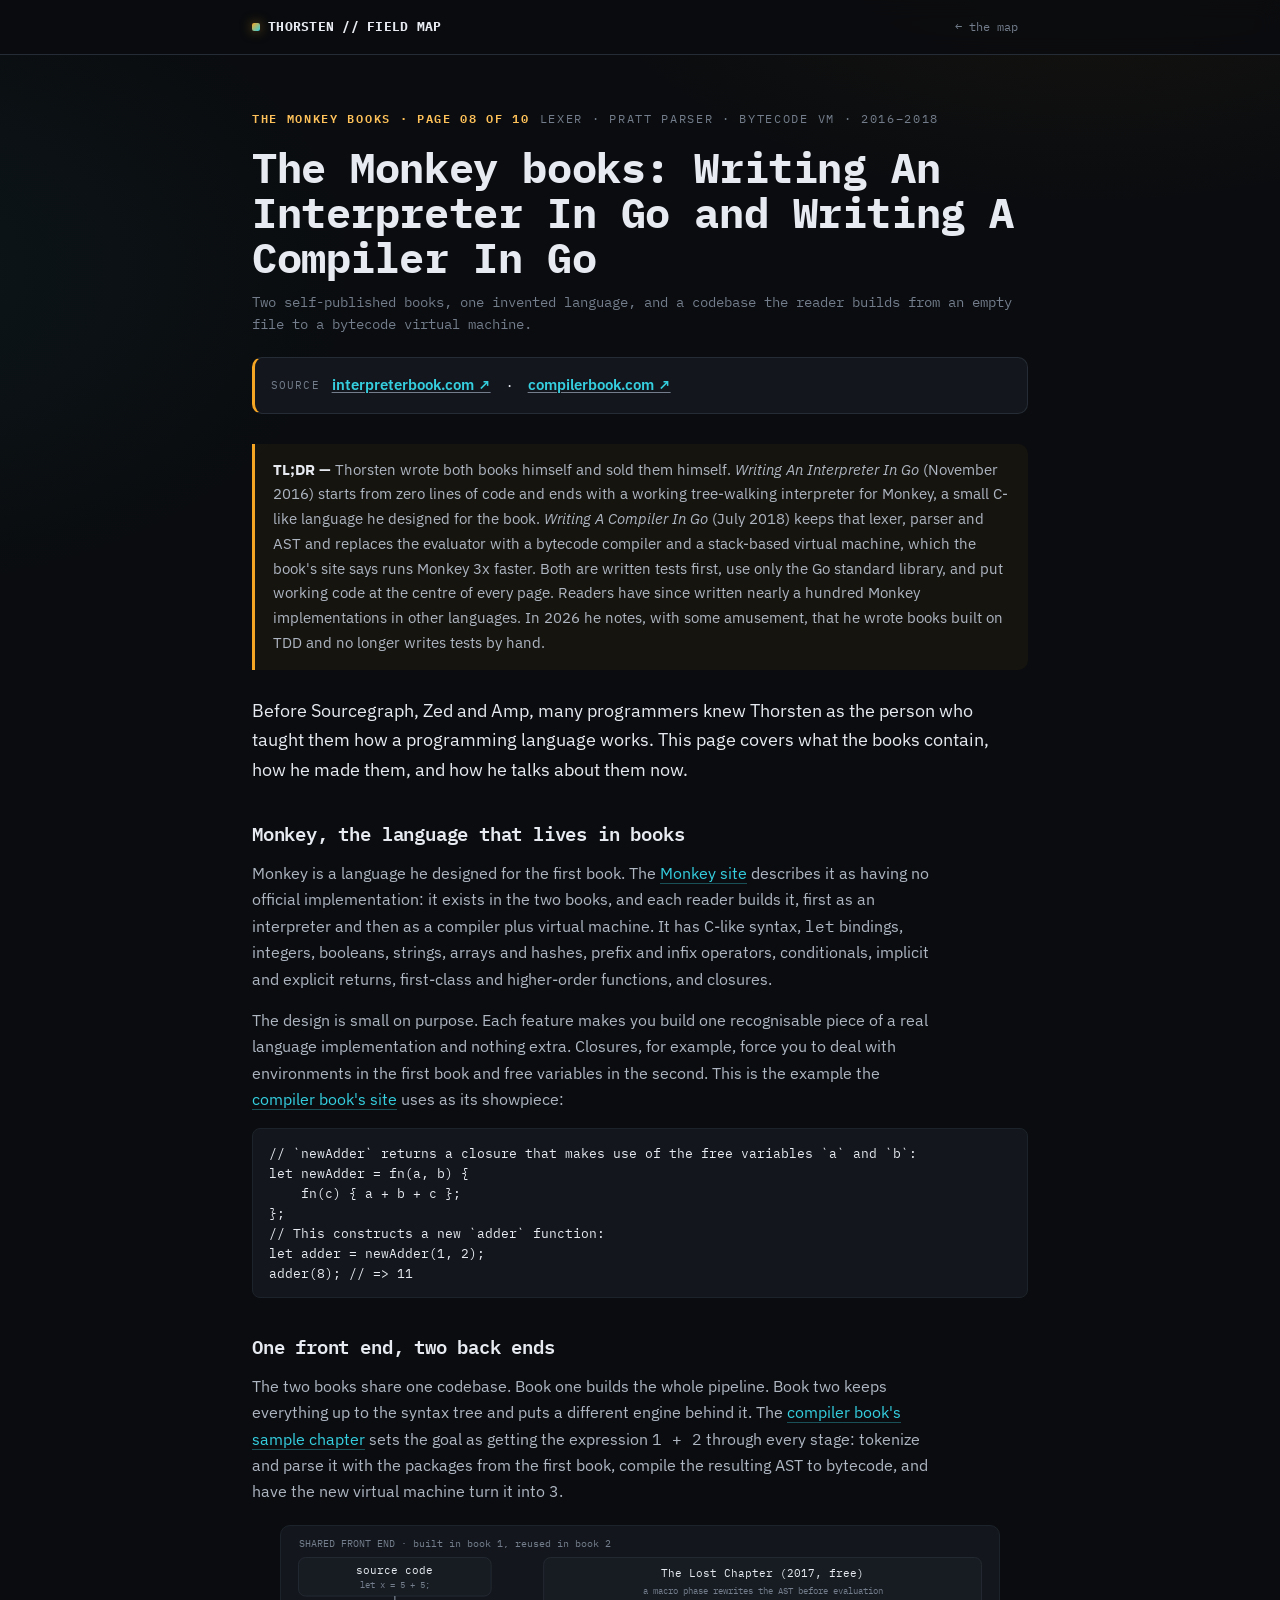
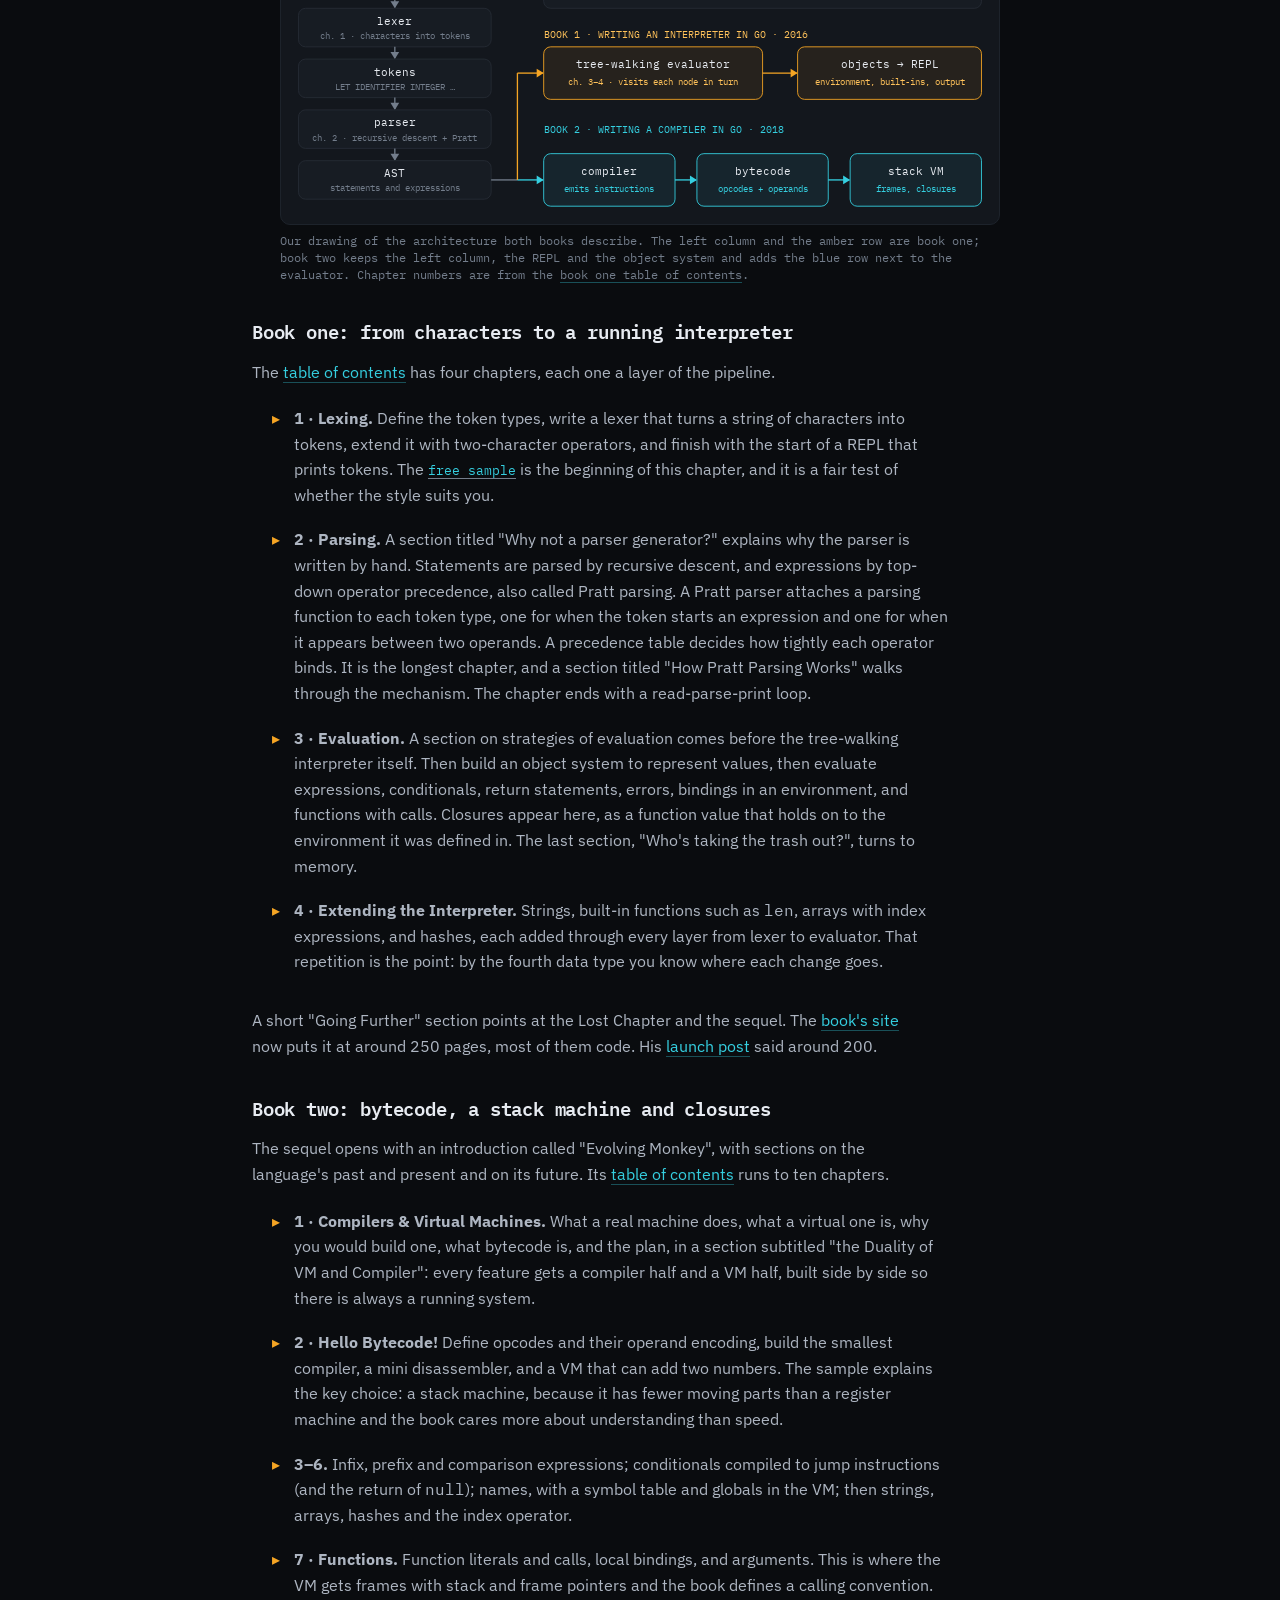
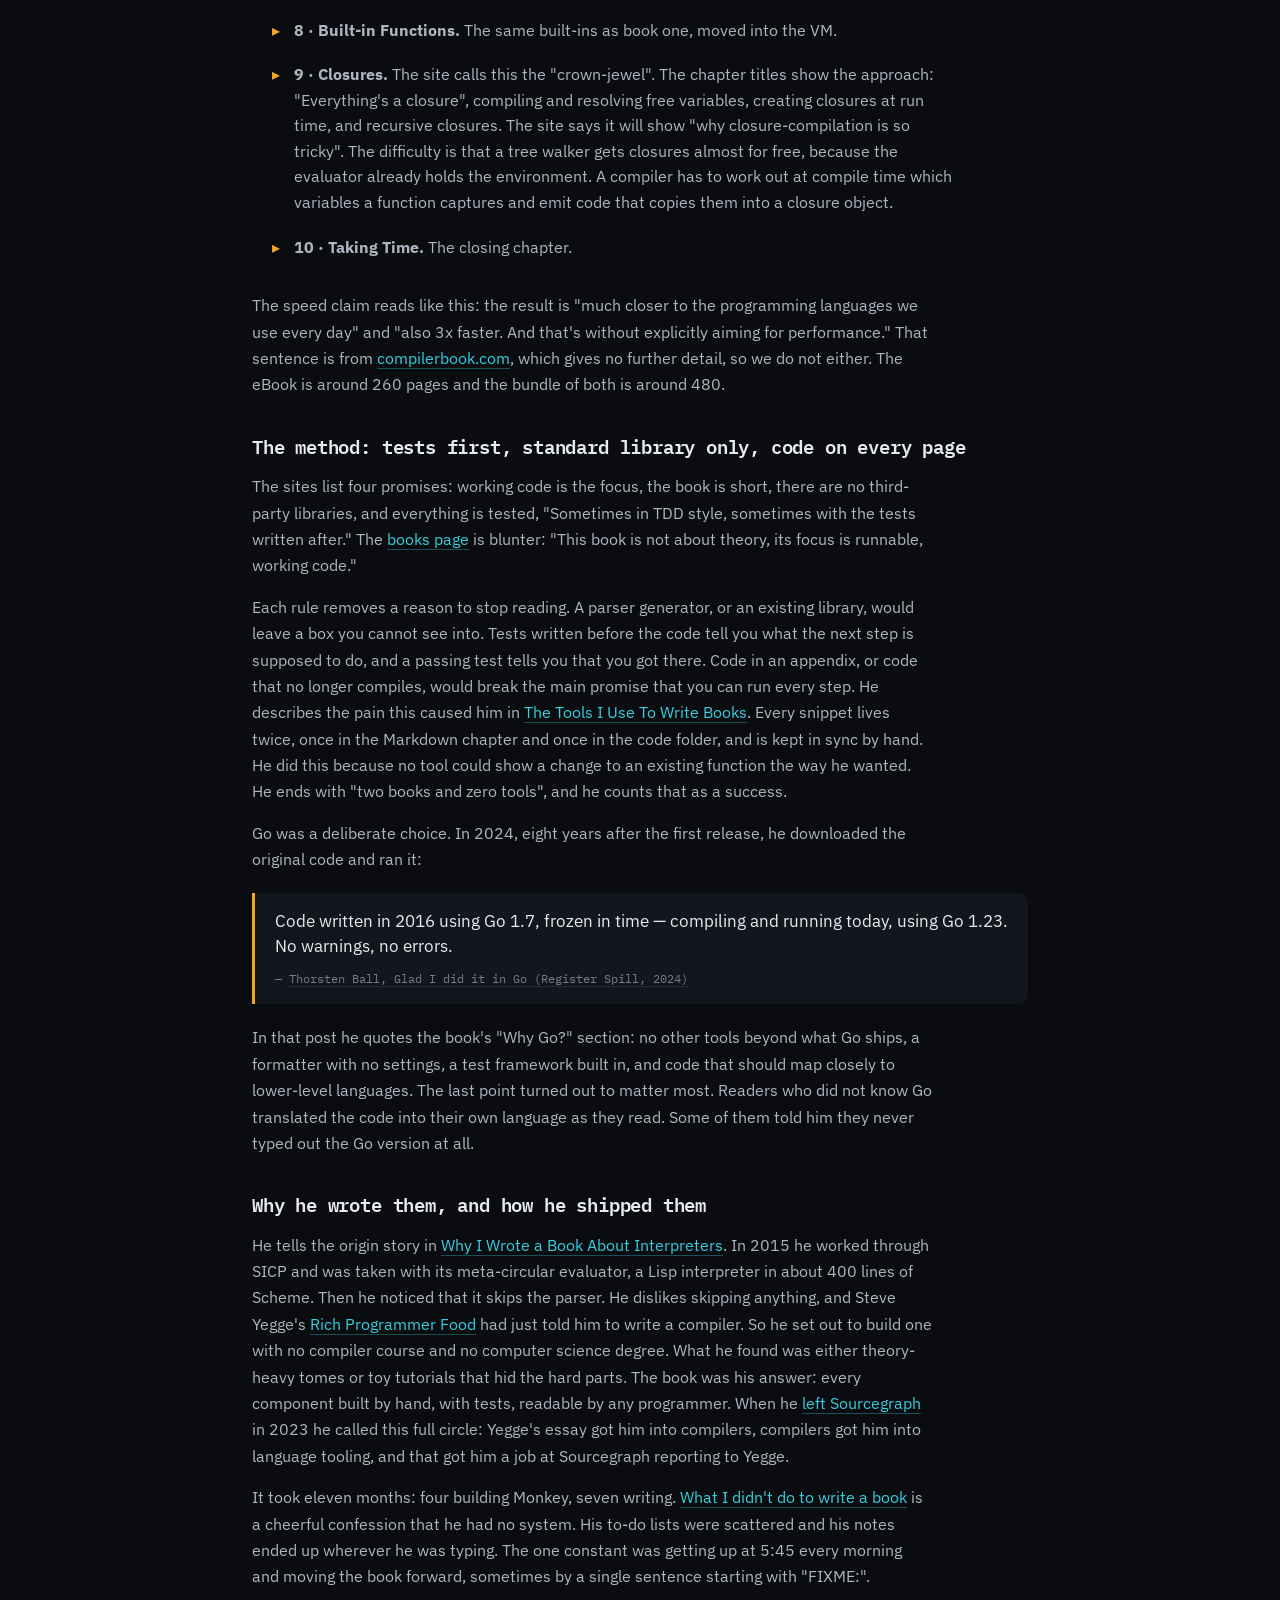
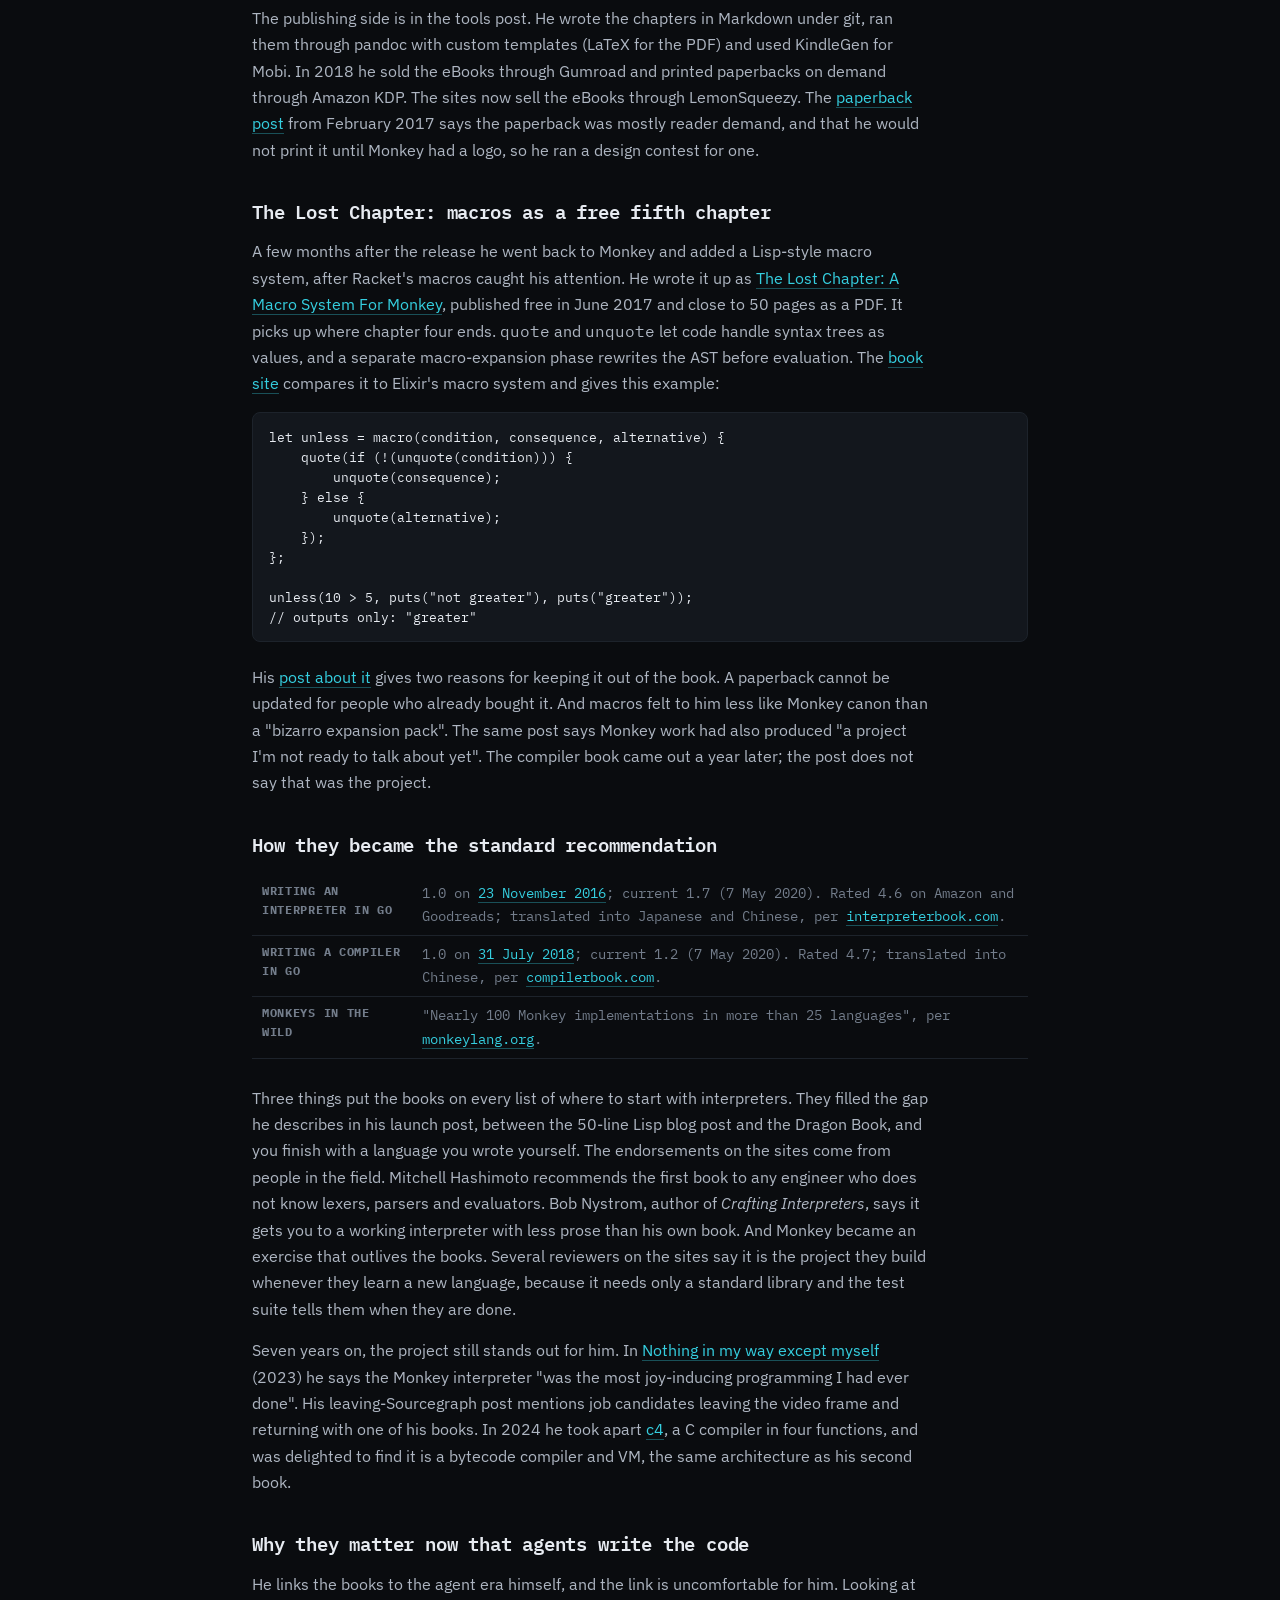
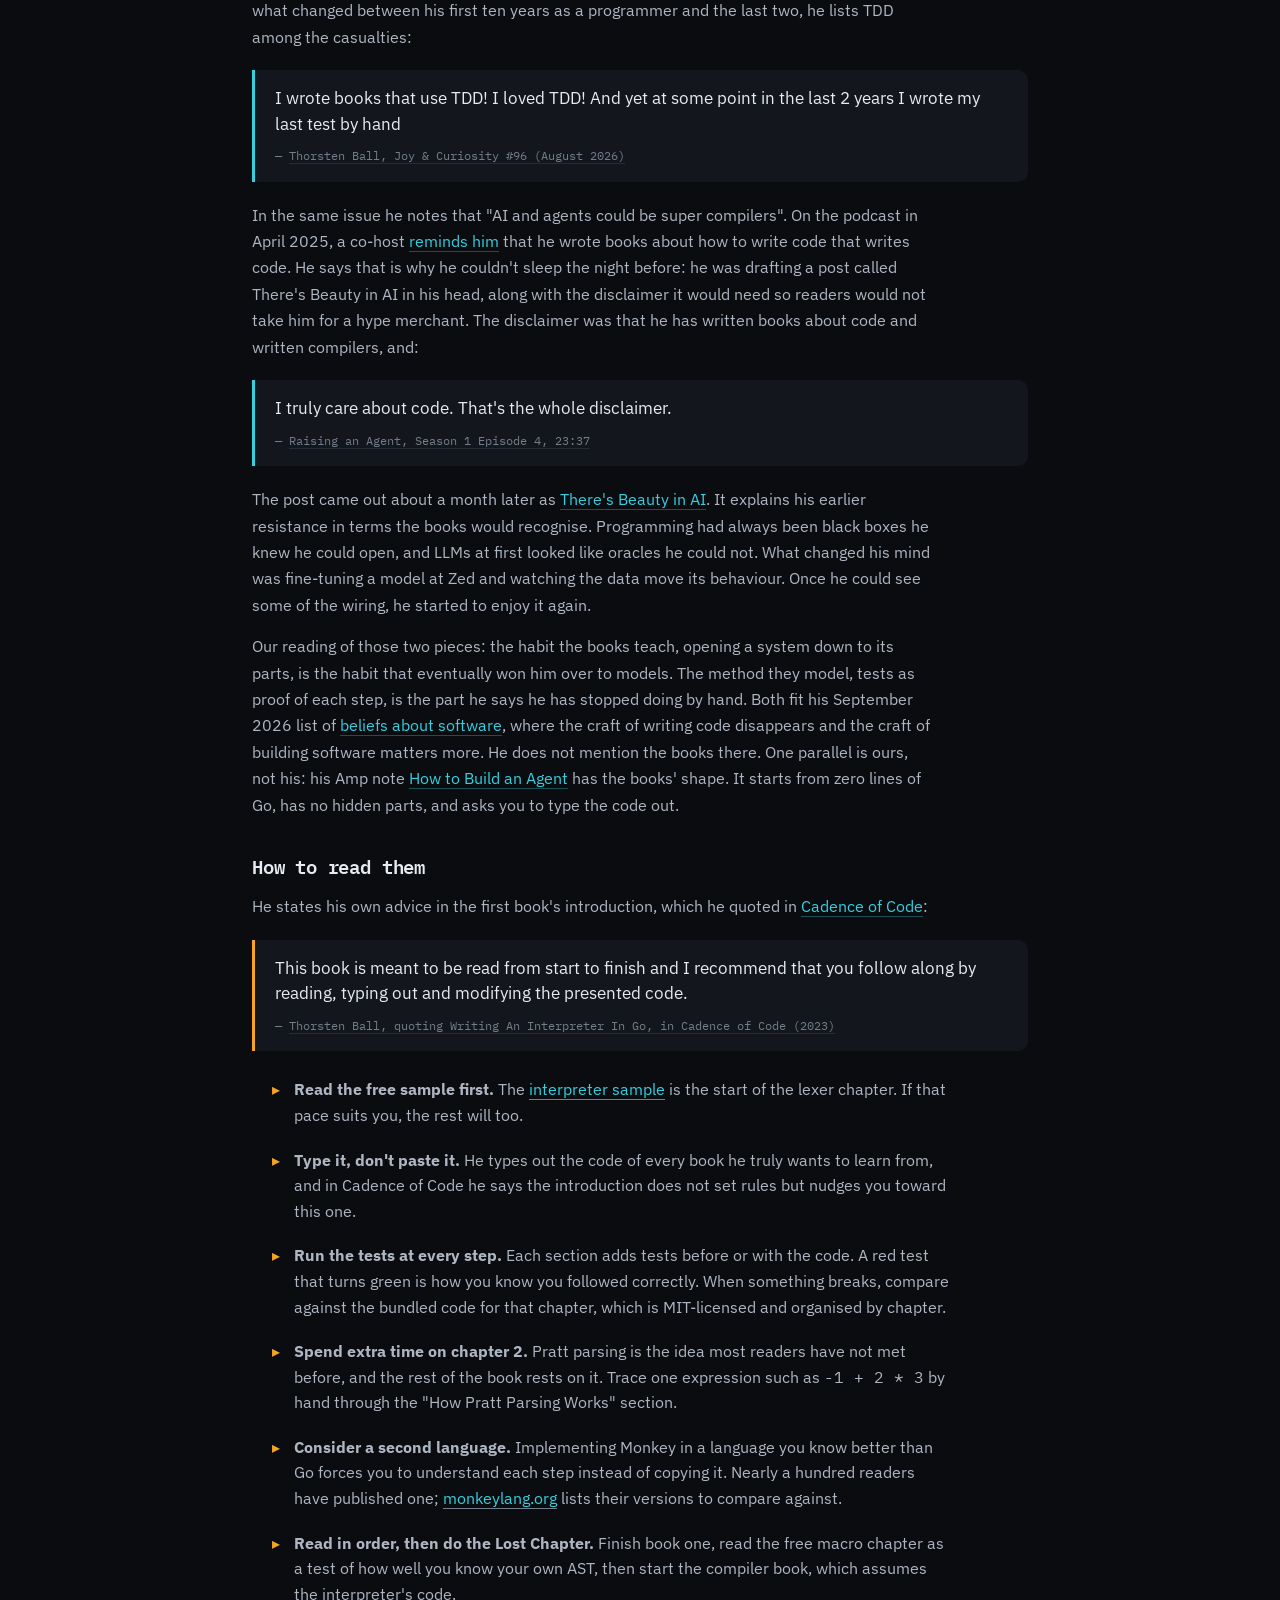
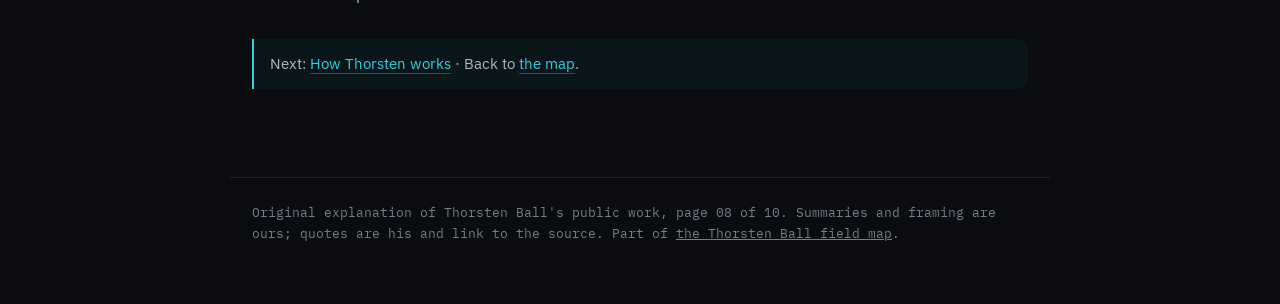
<file: pages/p08.html>
<!DOCTYPE html>
<html lang="en">
<head>
<meta charset="UTF-8" />
<meta name="viewport" content="width=device-width, initial-scale=1.0" />
<title>The Monkey books: Writing An Interpreter In Go and Writing A Compiler In Go &mdash; Thorsten Ball, mapped</title>
<meta name="description" content="Thorsten Ball's two self-published books: what Monkey is, what each book builds chapter by chapter, the tests-first and no-libraries method, how they became standard recommendations, and what he says about them now that agents write the code." />
<link rel="preconnect" href="https://fonts.googleapis.com" />
<link rel="preconnect" href="https://fonts.gstatic.com" crossorigin />
<link href="https://fonts.googleapis.com/css2?family=IBM+Plex+Mono:wght@400;500;600;700&family=IBM+Plex+Sans:wght@400;500;600;700&display=swap" rel="stylesheet" />
<link rel="stylesheet" href="../paper.css" />
</head>
<body>
<header class="bar"><div class="bar-in">
  <div class="brand"><span class="dot"></span>THORSTEN&nbsp;//&nbsp;FIELD&nbsp;MAP</div>
  <a class="back" href="../index.html#books">&larr; the map</a>
</div></header>
<main>
  <div class="eyebrow"><span class="box wb mono">THE MONKEY BOOKS &middot; PAGE 08 OF 10</span><span class="mono">lexer &middot; Pratt parser &middot; bytecode VM &middot; 2016&ndash;2018</span></div>
  <h1>The Monkey books: Writing An Interpreter In Go and Writing A Compiler In Go</h1>
  <div class="authors">Two self-published books, one invented language, and a codebase the reader builds from an empty file to a bytecode virtual machine.</div>
  <div class="paperlink" style="border-left-color:var(--off)"><span class="lbl">Source</span><a href="https://interpreterbook.com/" target="_blank" rel="noopener">interpreterbook.com &#8599;</a>&nbsp;&middot;&nbsp;<a href="https://compilerbook.com/" target="_blank" rel="noopener">compilerbook.com &#8599;</a></div>
  <div class="tldr"><b>TL;DR &mdash;</b> Thorsten wrote both books himself and sold them himself. <i>Writing An Interpreter In Go</i> (November 2016) starts from zero lines of code and ends with a working tree-walking interpreter for Monkey, a small C-like language he designed for the book. <i>Writing A Compiler In Go</i> (July 2018) keeps that lexer, parser and AST and replaces the evaluator with a bytecode compiler and a stack-based virtual machine, which the book's site says runs Monkey 3x faster. Both are written tests first, use only the Go standard library, and put working code at the centre of every page. Readers have since written nearly a hundred Monkey implementations in other languages. In 2026 he notes, with some amusement, that he wrote books built on TDD and no longer writes tests by hand.</div>

  <p class="lead">Before Sourcegraph, Zed and Amp, many programmers knew Thorsten as the person who taught them how a programming language works. This page covers what the books contain, how he made them, and how he talks about them now.</p>

  <h2 id="monkey">Monkey, the language that lives in books</h2>
  <p>Monkey is a language he designed for the first book. The <a class="lnk" href="https://monkeylang.org/" target="_blank" rel="noopener">Monkey site</a> describes it as having no official implementation: it exists in the two books, and each reader builds it, first as an interpreter and then as a compiler plus virtual machine. It has C-like syntax, <span class="mono">let</span> bindings, integers, booleans, strings, arrays and hashes, prefix and infix operators, conditionals, implicit and explicit returns, first-class and higher-order functions, and closures.</p>
  <p>The design is small on purpose. Each feature makes you build one recognisable piece of a real language implementation and nothing extra. Closures, for example, force you to deal with environments in the first book and free variables in the second. This is the example the <a class="lnk" href="https://compilerbook.com/" target="_blank" rel="noopener">compiler book's site</a> uses as its showpiece:</p>
<pre class="code-block">// `newAdder` returns a closure that makes use of the free variables `a` and `b`:
let newAdder = fn(a, b) {
    fn(c) { a + b + c };
};
// This constructs a new `adder` function:
let adder = newAdder(1, 2);
adder(8); // =&gt; 11</pre>

  <h2 id="pipeline">One front end, two back ends</h2>
  <p>The two books share one codebase. Book one builds the whole pipeline. Book two keeps everything up to the syntax tree and puts a different engine behind it. The <a class="lnk" href="https://compilerbook.com/sample.pdf" target="_blank" rel="noopener">compiler book's sample chapter</a> sets the goal as getting the expression <span class="mono">1 + 2</span> through every stage: tokenize and parse it with the packages from the first book, compile the resulting AST to bytecode, and have the new virtual machine turn it into 3.</p>
  <figure class="fig wide"><div class="media">
    <svg class="dg" viewBox="0 0 820 340" role="img" aria-label="The Monkey pipeline across both books">
      <title>Monkey source flows through a shared lexer, parser and AST, then either a tree-walking evaluator (book 1) or a compiler, bytecode and virtual machine (book 2)</title>
      <text class="t-dim" x="20" y="24" font-size="11">SHARED FRONT END &#183; built in book 1, reused in book 2</text>
      <rect class="box" x="20" y="36" width="220" height="44" rx="8"/>
      <text class="t-ink" x="130" y="55" text-anchor="middle" font-size="13">source code</text>
      <text class="t-dim" x="130" y="71" text-anchor="middle" font-size="10.5" font-family="IBM Plex Mono, monospace">let x = 5 + 5;</text>
      <line class="ln" x1="130" y1="80" x2="130" y2="93"/><polygon class="ah" points="130,94 125,86 135,86"/>
      <rect class="box" x="20" y="94" width="220" height="44" rx="8"/>
      <text class="t-ink" x="130" y="113" text-anchor="middle" font-size="13">lexer</text>
      <text class="t-dim" x="130" y="129" text-anchor="middle" font-size="10.5">ch. 1 &#183; characters into tokens</text>
      <line class="ln" x1="130" y1="138" x2="130" y2="151"/><polygon class="ah" points="130,152 125,144 135,144"/>
      <rect class="box" x="20" y="152" width="220" height="44" rx="8"/>
      <text class="t-ink" x="130" y="171" text-anchor="middle" font-size="13">tokens</text>
      <text class="t-dim" x="130" y="187" text-anchor="middle" font-size="10.5" font-family="IBM Plex Mono, monospace">LET IDENTIFIER INTEGER &#8230;</text>
      <line class="ln" x1="130" y1="196" x2="130" y2="209"/><polygon class="ah" points="130,210 125,202 135,202"/>
      <rect class="box" x="20" y="210" width="220" height="44" rx="8"/>
      <text class="t-ink" x="130" y="229" text-anchor="middle" font-size="13">parser</text>
      <text class="t-dim" x="130" y="245" text-anchor="middle" font-size="10.5">ch. 2 &#183; recursive descent + Pratt</text>
      <line class="ln" x1="130" y1="254" x2="130" y2="267"/><polygon class="ah" points="130,268 125,260 135,260"/>
      <rect class="box" x="20" y="268" width="220" height="44" rx="8"/>
      <text class="t-ink" x="130" y="287" text-anchor="middle" font-size="13">AST</text>
      <text class="t-dim" x="130" y="303" text-anchor="middle" font-size="10.5">statements and expressions</text>

      <rect class="box" x="300" y="36" width="500" height="58" rx="8"/>
      <text class="t-ink" x="550" y="58" text-anchor="middle" font-size="12">The Lost Chapter (2017, free)</text>
      <text class="t-dim" x="550" y="78" text-anchor="middle" font-size="10.5">a macro phase rewrites the AST before evaluation</text>

      <text class="t-off" x="300" y="128" font-size="11">BOOK 1 &#183; WRITING AN INTERPRETER IN GO &#183; 2016</text>
      <rect class="box-off" x="300" y="138" width="250" height="60" rx="8"/>
      <text class="t-ink" x="425" y="162" text-anchor="middle" font-size="13">tree-walking evaluator</text>
      <text class="t-off" x="425" y="182" text-anchor="middle" font-size="10.5">ch. 3&#8211;4 &#183; visits each node in turn</text>
      <line class="ln-off" x1="550" y1="168" x2="589" y2="168"/><polygon class="ah-off" points="590,168 582,163 582,173"/>
      <rect class="box-off" x="590" y="138" width="210" height="60" rx="8"/>
      <text class="t-ink" x="695" y="162" text-anchor="middle" font-size="13">objects &#8594; REPL</text>
      <text class="t-off" x="695" y="182" text-anchor="middle" font-size="10.5">environment, built-ins, output</text>

      <text class="t-def" x="300" y="236" font-size="11">BOOK 2 &#183; WRITING A COMPILER IN GO &#183; 2018</text>
      <rect class="box-def" x="300" y="260" width="150" height="60" rx="8"/>
      <text class="t-ink" x="375" y="284" text-anchor="middle" font-size="13">compiler</text>
      <text class="t-def" x="375" y="304" text-anchor="middle" font-size="10.5">emits instructions</text>
      <line class="ln-def" x1="450" y1="290" x2="474" y2="290"/><polygon class="ah-def" points="475,290 467,285 467,295"/>
      <rect class="box-def" x="475" y="260" width="150" height="60" rx="8"/>
      <text class="t-ink" x="550" y="284" text-anchor="middle" font-size="13">bytecode</text>
      <text class="t-def" x="550" y="304" text-anchor="middle" font-size="10.5">opcodes + operands</text>
      <line class="ln-def" x1="625" y1="290" x2="649" y2="290"/><polygon class="ah-def" points="650,290 642,285 642,295"/>
      <rect class="box-def" x="650" y="260" width="150" height="60" rx="8"/>
      <text class="t-ink" x="725" y="284" text-anchor="middle" font-size="13">stack VM</text>
      <text class="t-def" x="725" y="304" text-anchor="middle" font-size="10.5">frames, closures</text>

      <line class="ln" x1="240" y1="290" x2="270" y2="290"/>
      <line class="ln-def" x1="270" y1="290" x2="299" y2="290"/><polygon class="ah-def" points="300,290 292,285 292,295"/>
      <line class="ln-off" x1="270" y1="290" x2="270" y2="168"/>
      <line class="ln-off" x1="270" y1="168" x2="299" y2="168"/><polygon class="ah-off" points="300,168 292,163 292,173"/>
    </svg>
  </div>
  <figcaption>Our drawing of the architecture both books describe. The left column and the amber row are book one; book two keeps the left column, the REPL and the object system and adds the blue row next to the evaluator. Chapter numbers are from the <a class="lnk" href="https://interpreterbook.com/toc.pdf" target="_blank" rel="noopener">book one table of contents</a>.</figcaption></figure>

  <h2 id="book-one">Book one: from characters to a running interpreter</h2>
  <p>The <a class="lnk" href="https://interpreterbook.com/toc.pdf" target="_blank" rel="noopener">table of contents</a> has four chapters, each one a layer of the pipeline.</p>
  <ul class="outline">
    <li><b>1 &middot; Lexing.</b> Define the token types, write a lexer that turns a string of characters into tokens, extend it with two-character operators, and finish with the start of a REPL that prints tokens. The <a class="lnk" href="https://interpreterbook.com/sample.pdf" target="_blank" rel="noopener">free sample</a> is the beginning of this chapter, and it is a fair test of whether the style suits you.</li>
    <li><b>2 &middot; Parsing.</b> A section titled "Why not a parser generator?" explains why the parser is written by hand. Statements are parsed by recursive descent, and expressions by top-down operator precedence, also called Pratt parsing. A Pratt parser attaches a parsing function to each token type, one for when the token starts an expression and one for when it appears between two operands. A precedence table decides how tightly each operator binds. It is the longest chapter, and a section titled "How Pratt Parsing Works" walks through the mechanism. The chapter ends with a read-parse-print loop.</li>
    <li><b>3 &middot; Evaluation.</b> A section on strategies of evaluation comes before the tree-walking interpreter itself. Then build an object system to represent values, then evaluate expressions, conditionals, return statements, errors, bindings in an environment, and functions with calls. Closures appear here, as a function value that holds on to the environment it was defined in. The last section, "Who's taking the trash out?", turns to memory.</li>
    <li><b>4 &middot; Extending the Interpreter.</b> Strings, built-in functions such as <span class="mono">len</span>, arrays with index expressions, and hashes, each added through every layer from lexer to evaluator. That repetition is the point: by the fourth data type you know where each change goes.</li>
  </ul>
  <p>A short "Going Further" section points at the Lost Chapter and the sequel. The <a class="lnk" href="https://interpreterbook.com/" target="_blank" rel="noopener">book's site</a> now puts it at around 250 pages, most of them code. His <a class="lnk" href="https://thorstenball.com/blog/2016/11/30/why-i-wrote-a-book-about-interpreters/" target="_blank" rel="noopener">launch post</a> said around 200.</p>

  <h2 id="book-two">Book two: bytecode, a stack machine and closures</h2>
  <p>The sequel opens with an introduction called "Evolving Monkey", with sections on the language's past and present and on its future. Its <a class="lnk" href="https://compilerbook.com/toc.pdf" target="_blank" rel="noopener">table of contents</a> runs to ten chapters.</p>
  <ul class="outline">
    <li><b>1 &middot; Compilers &amp; Virtual Machines.</b> What a real machine does, what a virtual one is, why you would build one, what bytecode is, and the plan, in a section subtitled "the Duality of VM and Compiler": every feature gets a compiler half and a VM half, built side by side so there is always a running system.</li>
    <li><b>2 &middot; Hello Bytecode!</b> Define opcodes and their operand encoding, build the smallest compiler, a mini disassembler, and a VM that can add two numbers. The sample explains the key choice: a stack machine, because it has fewer moving parts than a register machine and the book cares more about understanding than speed.</li>
    <li><b>3&ndash;6.</b> Infix, prefix and comparison expressions; conditionals compiled to jump instructions (and the return of <span class="mono">null</span>); names, with a symbol table and globals in the VM; then strings, arrays, hashes and the index operator.</li>
    <li><b>7 &middot; Functions.</b> Function literals and calls, local bindings, and arguments. This is where the VM gets frames with stack and frame pointers and the book defines a calling convention.</li>
    <li><b>8 &middot; Built-in Functions.</b> The same built-ins as book one, moved into the VM.</li>
    <li><b>9 &middot; Closures.</b> The site calls this the "crown-jewel". The chapter titles show the approach: "Everything's a closure", compiling and resolving free variables, creating closures at run time, and recursive closures. The site says it will show "why closure-compilation is so tricky". The difficulty is that a tree walker gets closures almost for free, because the evaluator already holds the environment. A compiler has to work out at compile time which variables a function captures and emit code that copies them into a closure object.</li>
    <li><b>10 &middot; Taking Time.</b> The closing chapter.</li>
  </ul>
  <p>The speed claim reads like this: the result is "much closer to the programming languages we use every day" and "also 3x faster. And that's without explicitly aiming for performance." That sentence is from <a class="lnk" href="https://compilerbook.com/" target="_blank" rel="noopener">compilerbook.com</a>, which gives no further detail, so we do not either. The eBook is around 260 pages and the bundle of both is around 480.</p>

  <h2 id="method">The method: tests first, standard library only, code on every page</h2>
  <p>The sites list four promises: working code is the focus, the book is short, there are no third-party libraries, and everything is tested, "Sometimes in TDD style, sometimes with the tests written after." The <a class="lnk" href="https://thorstenball.com/books/" target="_blank" rel="noopener">books page</a> is blunter: "This book is not about theory, its focus is runnable, working code."</p>
  <p>Each rule removes a reason to stop reading. A parser generator, or an existing library, would leave a box you cannot see into. Tests written before the code tell you what the next step is supposed to do, and a passing test tells you that you got there. Code in an appendix, or code that no longer compiles, would break the main promise that you can run every step. He describes the pain this caused him in <a class="lnk" href="https://thorstenball.com/blog/2018/09/04/the-tools-i-use-to-write-books/" target="_blank" rel="noopener">The Tools I Use To Write Books</a>. Every snippet lives twice, once in the Markdown chapter and once in the code folder, and is kept in sync by hand. He did this because no tool could show a change to an existing function the way he wanted. He ends with "two books and zero tools", and he counts that as a success.</p>
  <p>Go was a deliberate choice. In 2024, eight years after the first release, he downloaded the original code and ran it:</p>
  <blockquote class="q off">Code written in 2016 using Go 1.7, frozen in time — compiling and running today, using Go 1.23. No warnings, no errors.<span class="cite">&mdash; <a href="https://registerspill.thorstenball.com/p/glad-i-did-it-in-go" target="_blank" rel="noopener">Thorsten Ball, Glad I did it in Go (Register Spill, 2024)</a></span></blockquote>
  <p>In that post he quotes the book's "Why Go?" section: no other tools beyond what Go ships, a formatter with no settings, a test framework built in, and code that should map closely to lower-level languages. The last point turned out to matter most. Readers who did not know Go translated the code into their own language as they read. Some of them told him they never typed out the Go version at all.</p>

  <h2 id="origin">Why he wrote them, and how he shipped them</h2>
  <p>He tells the origin story in <a class="lnk" href="https://thorstenball.com/blog/2016/11/30/why-i-wrote-a-book-about-interpreters/" target="_blank" rel="noopener">Why I Wrote a Book About Interpreters</a>. In 2015 he worked through SICP and was taken with its meta-circular evaluator, a Lisp interpreter in about 400 lines of Scheme. Then he noticed that it skips the parser. He dislikes skipping anything, and Steve Yegge's <a class="lnk" href="https://steve-yegge.blogspot.com/2007/06/rich-programmer-food.html" target="_blank" rel="noopener">Rich Programmer Food</a> had just told him to write a compiler. So he set out to build one with no compiler course and no computer science degree. What he found was either theory-heavy tomes or toy tutorials that hid the hard parts. The book was his answer: every component built by hand, with tests, readable by any programmer. When he <a class="lnk" href="https://registerspill.thorstenball.com/p/leaving-sourcegraph" target="_blank" rel="noopener">left Sourcegraph</a> in 2023 he called this full circle: Yegge's essay got him into compilers, compilers got him into language tooling, and that got him a job at Sourcegraph reporting to Yegge.</p>
  <p>It took eleven months: four building Monkey, seven writing. <a class="lnk" href="https://thorstenball.com/blog/2017/01/16/what-i-didnt-do-to-write-a-book/" target="_blank" rel="noopener">What I didn't do to write a book</a> is a cheerful confession that he had no system. His to-do lists were scattered and his notes ended up wherever he was typing. The one constant was getting up at 5:45 every morning and moving the book forward, sometimes by a single sentence starting with "FIXME:".</p>
  <p>The publishing side is in the tools post. He wrote the chapters in Markdown under git, ran them through pandoc with custom templates (LaTeX for the PDF) and used KindleGen for Mobi. In 2018 he sold the eBooks through Gumroad and printed paperbacks on demand through Amazon KDP. The sites now sell the eBooks through LemonSqueezy. The <a class="lnk" href="https://thorstenball.com/blog/2017/02/22/writing-an-interpreter-in-go-the-paperback-edition/" target="_blank" rel="noopener">paperback post</a> from February 2017 says the paperback was mostly reader demand, and that he would not print it until Monkey had a logo, so he ran a design contest for one.</p>

  <h2 id="lost-chapter">The Lost Chapter: macros as a free fifth chapter</h2>
  <p>A few months after the release he went back to Monkey and added a Lisp-style macro system, after Racket's macros caught his attention. He wrote it up as <a class="lnk" href="https://interpreterbook.com/lost/" target="_blank" rel="noopener">The Lost Chapter: A Macro System For Monkey</a>, published free in June 2017 and close to 50 pages as a PDF. It picks up where chapter four ends. <span class="mono">quote</span> and <span class="mono">unquote</span> let code handle syntax trees as values, and a separate macro-expansion phase rewrites the AST before evaluation. The <a class="lnk" href="https://interpreterbook.com/" target="_blank" rel="noopener">book site</a> compares it to Elixir's macro system and gives this example:</p>
<pre class="code-block">let unless = macro(condition, consequence, alternative) {
    quote(if (!(unquote(condition))) {
        unquote(consequence);
    } else {
        unquote(alternative);
    });
};

unless(10 &gt; 5, puts("not greater"), puts("greater"));
// outputs only: "greater"</pre>
  <p>His <a class="lnk" href="https://thorstenball.com/blog/2017/06/28/the-lost-chapter-a-macro-system-for-monkey/" target="_blank" rel="noopener">post about it</a> gives two reasons for keeping it out of the book. A paperback cannot be updated for people who already bought it. And macros felt to him less like Monkey canon than a "bizarro expansion pack". The same post says Monkey work had also produced "a project I'm not ready to talk about yet". The compiler book came out a year later; the post does not say that was the project.</p>

  <h2 id="classics">How they became the standard recommendation</h2>
  <div class="scroll"><table class="kv">
    <tr><th>Writing An Interpreter In Go</th><td>1.0 on <a class="lnk" href="https://interpreterbook.com/changelog/" target="_blank" rel="noopener">23 November 2016</a>; current 1.7 (7 May 2020). Rated 4.6 on Amazon and Goodreads; translated into Japanese and Chinese, per <a class="lnk" href="https://interpreterbook.com/" target="_blank" rel="noopener">interpreterbook.com</a>.</td></tr>
    <tr><th>Writing A Compiler In Go</th><td>1.0 on <a class="lnk" href="https://compilerbook.com/changelog/" target="_blank" rel="noopener">31 July 2018</a>; current 1.2 (7 May 2020). Rated 4.7; translated into Chinese, per <a class="lnk" href="https://compilerbook.com/" target="_blank" rel="noopener">compilerbook.com</a>.</td></tr>
    <tr><th>Monkeys in the wild</th><td>"Nearly 100 Monkey implementations in more than 25 languages", per <a class="lnk" href="https://monkeylang.org/#monkeys-in-the-wild" target="_blank" rel="noopener">monkeylang.org</a>.</td></tr>
  </table></div>
  <p>Three things put the books on every list of where to start with interpreters. They filled the gap he describes in his launch post, between the 50-line Lisp blog post and the Dragon Book, and you finish with a language you wrote yourself. The endorsements on the sites come from people in the field. Mitchell Hashimoto recommends the first book to any engineer who does not know lexers, parsers and evaluators. Bob Nystrom, author of <i>Crafting Interpreters</i>, says it gets you to a working interpreter with less prose than his own book. And Monkey became an exercise that outlives the books. Several reviewers on the sites say it is the project they build whenever they learn a new language, because it needs only a standard library and the test suite tells them when they are done.</p>
  <p>Seven years on, the project still stands out for him. In <a class="lnk" href="https://registerspill.thorstenball.com/p/nothing-in-my-way-except-myself" target="_blank" rel="noopener">Nothing in my way except myself</a> (2023) he says the Monkey interpreter "was the most joy-inducing programming I had ever done". His leaving-Sourcegraph post mentions job candidates leaving the video frame and returning with one of his books. In 2024 he took apart <a class="lnk" href="https://registerspill.thorstenball.com/p/exploring-the-c4-compiler" target="_blank" rel="noopener">c4</a>, a C compiler in four functions, and was delighted to find it is a bytecode compiler and VM, the same architecture as his second book.</p>

  <h2 id="agents">Why they matter now that agents write the code</h2>
  <p>He links the books to the agent era himself, and the link is uncomfortable for him. Looking at what changed between his first ten years as a programmer and the last two, he lists TDD among the casualties:</p>
  <blockquote class="q">I wrote books that use TDD! I loved TDD! And yet at some point in the last 2 years I wrote my last test by hand<span class="cite">&mdash; <a href="https://registerspill.thorstenball.com/p/joy-and-curiosity-96" target="_blank" rel="noopener">Thorsten Ball, Joy &amp; Curiosity #96 (August 2026)</a></span></blockquote>
  <p>In the same issue he notes that "AI and agents could be super compilers". On the podcast in April 2025, a co-host <a class="lnk" href="https://youtu.be/2ITBH4dIfWY?t=1355" target="_blank" rel="noopener">reminds him</a> that he wrote books about how to write code that writes code. He says that is why he couldn't sleep the night before: he was drafting a post called There's Beauty in AI in his head, along with the disclaimer it would need so readers would not take him for a hype merchant. The disclaimer was that he has written books about code and written compilers, and:</p>
  <blockquote class="q">I truly care about code. That's the whole disclaimer.<span class="cite">&mdash; <a href="https://youtu.be/2ITBH4dIfWY?t=1417" target="_blank" rel="noopener">Raising an Agent, Season 1 Episode 4, 23:37</a></span></blockquote>
  <p>The post came out about a month later as <a class="lnk" href="https://registerspill.thorstenball.com/p/theres-beauty-in-ai" target="_blank" rel="noopener">There's Beauty in AI</a>. It explains his earlier resistance in terms the books would recognise. Programming had always been black boxes he knew he could open, and LLMs at first looked like oracles he could not. What changed his mind was fine-tuning a model at Zed and watching the data move its behaviour. Once he could see some of the wiring, he started to enjoy it again.</p>
  <p>Our reading of those two pieces: the habit the books teach, opening a system down to its parts, is the habit that eventually won him over to models. The method they model, tests as proof of each step, is the part he says he has stopped doing by hand. Both fit his September 2026 list of <a class="lnk" href="https://thorstenball.com/blog/2026/09/19/what-i-believe-about-the-future-of-software-development/" target="_blank" rel="noopener">beliefs about software</a>, where the craft of writing code disappears and the craft of building software matters more. He does not mention the books there. One parallel is ours, not his: his Amp note <a class="lnk" href="https://ampcode.com/notes/how-to-build-an-agent" target="_blank" rel="noopener">How to Build an Agent</a> has the books' shape. It starts from zero lines of Go, has no hidden parts, and asks you to type the code out.</p>

  <h2 id="reading">How to read them</h2>
  <p>He states his own advice in the first book's introduction, which he quoted in <a class="lnk" href="https://registerspill.thorstenball.com/p/cadence-of-code" target="_blank" rel="noopener">Cadence of Code</a>:</p>
  <blockquote class="q off">This book is meant to be read from start to finish and I recommend that you follow along by reading, typing out and modifying the presented code.<span class="cite">&mdash; <a href="https://registerspill.thorstenball.com/p/cadence-of-code" target="_blank" rel="noopener">Thorsten Ball, quoting Writing An Interpreter In Go, in Cadence of Code (2023)</a></span></blockquote>
  <ul class="readings">
    <li><b>Read the free sample first.</b> The <a class="lnk" href="https://interpreterbook.com/sample.pdf" target="_blank" rel="noopener">interpreter sample</a> is the start of the lexer chapter. If that pace suits you, the rest will too.</li>
    <li><b>Type it, don't paste it.</b> He types out the code of every book he truly wants to learn from, and in Cadence of Code he says the introduction does not set rules but nudges you toward this one.</li>
    <li><b>Run the tests at every step.</b> Each section adds tests before or with the code. A red test that turns green is how you know you followed correctly. When something breaks, compare against the bundled code for that chapter, which is MIT-licensed and organised by chapter.</li>
    <li><b>Spend extra time on chapter 2.</b> Pratt parsing is the idea most readers have not met before, and the rest of the book rests on it. Trace one expression such as <span class="mono">-1 + 2 * 3</span> by hand through the "How Pratt Parsing Works" section.</li>
    <li><b>Consider a second language.</b> Implementing Monkey in a language you know better than Go forces you to understand each step instead of copying it. Nearly a hundred readers have published one; <a class="lnk" href="https://monkeylang.org/#monkeys-in-the-wild" target="_blank" rel="noopener">monkeylang.org</a> lists their versions to compare against.</li>
    <li><b>Read in order, then do the Lost Chapter.</b> Finish book one, read the free macro chapter as a test of how well you know your own AST, then start the compiler book, which assumes the interpreter's code.</li>
  </ul>

  <div class="callout">Next: <a class="lnk" href="p09.html">How Thorsten works</a> &middot; Back to <a class="lnk" href="../index.html#books">the map</a>.</div>
</main>
<footer>Original explanation of Thorsten Ball's public work, page 08 of 10. Summaries and framing are ours; quotes are his and link to the source. Part of <a href="../index.html">the Thorsten Ball field map</a>.</footer>
<!-- Private comments mode, inert unless ?annotate=1 (see assets/annotate.js in idvorkin-ai-tools.github.io) -->
<script src="https://idvorkin-ai-tools.github.io/assets/annotate.js" defer></script>
</body>
</html>
</file>
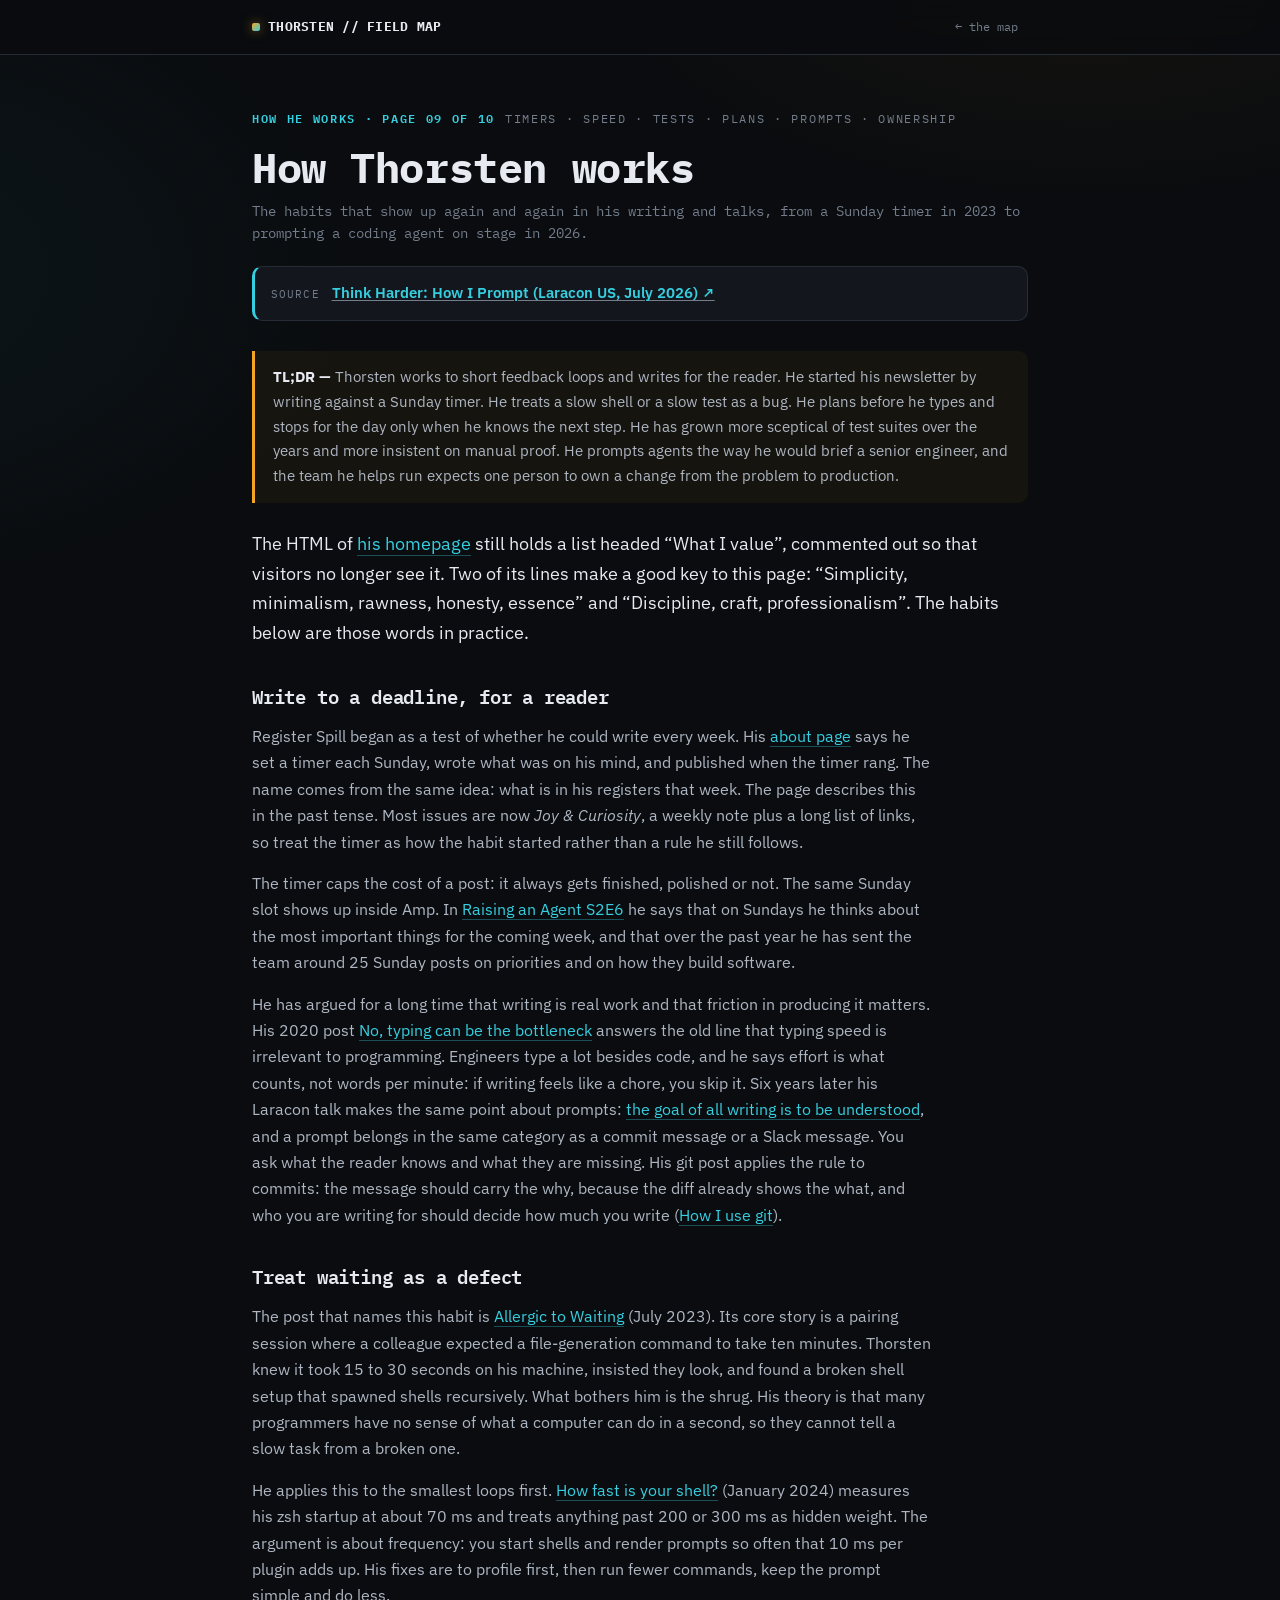
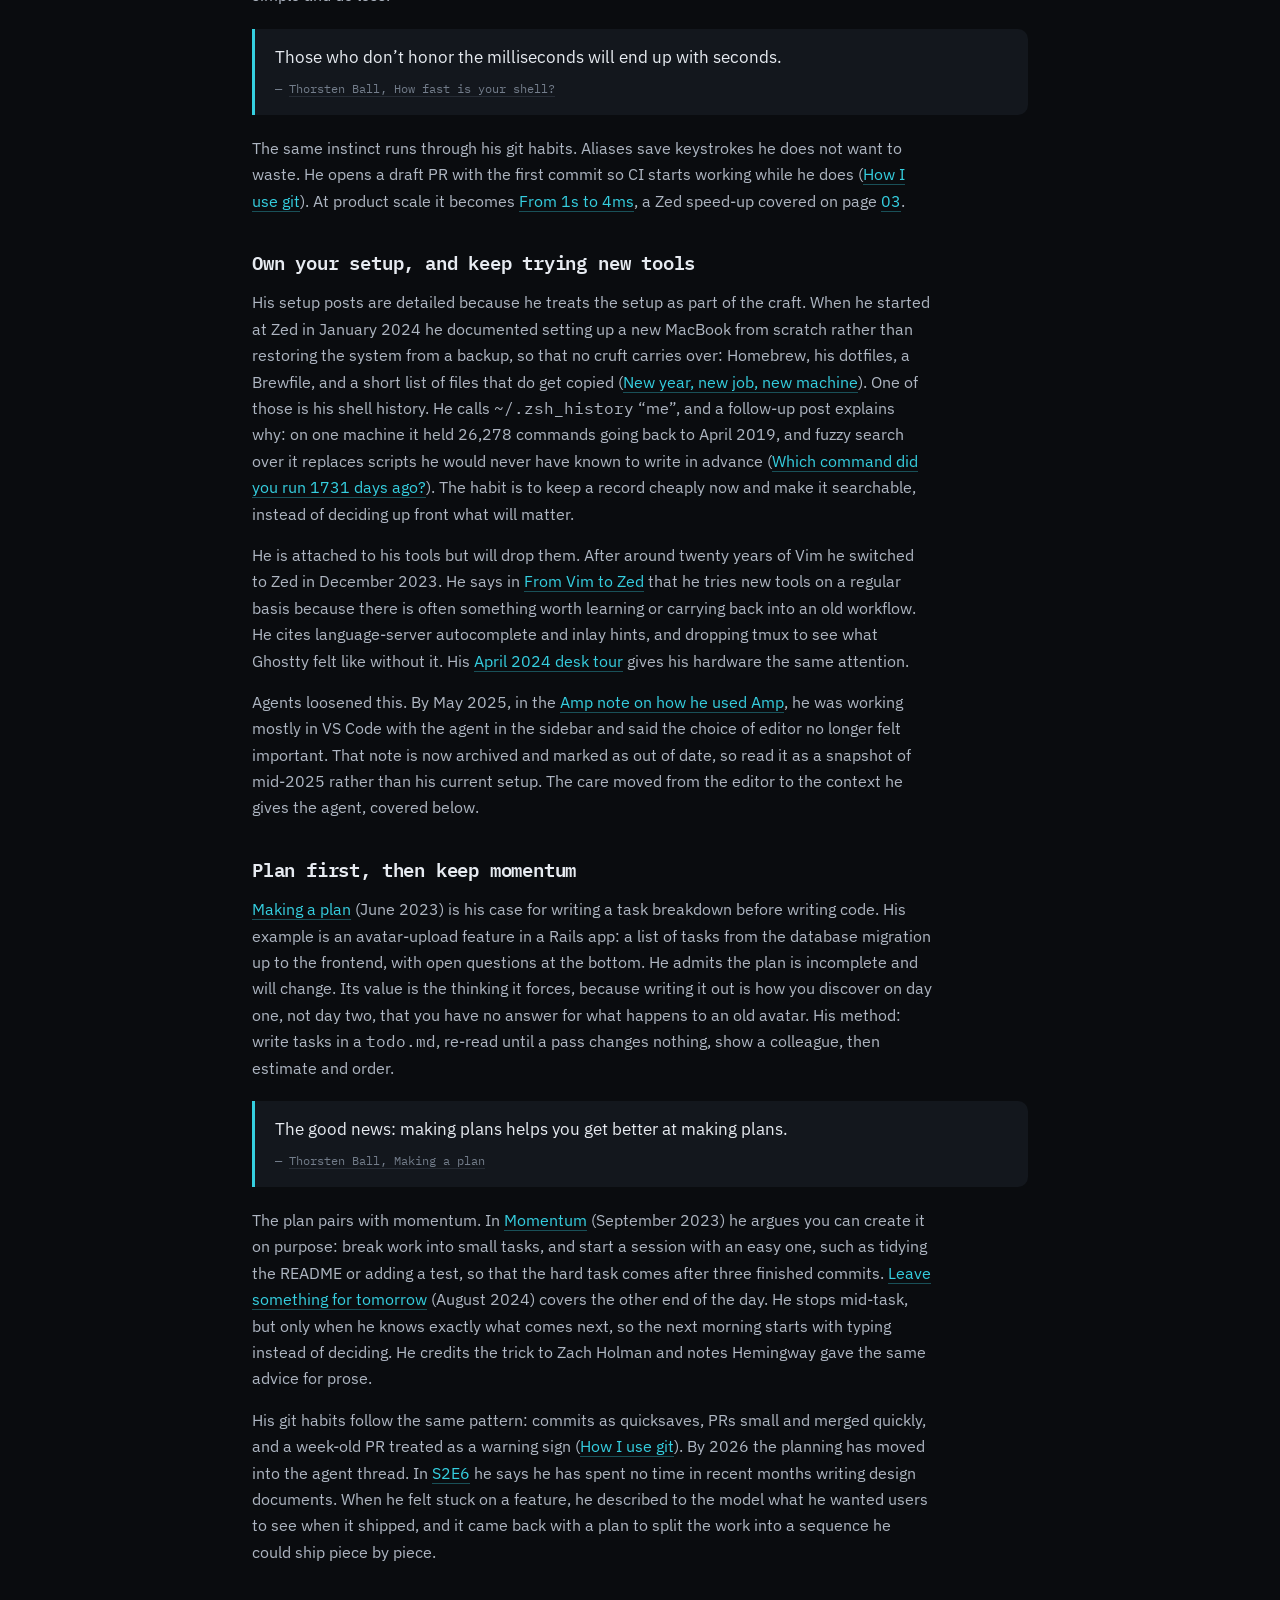
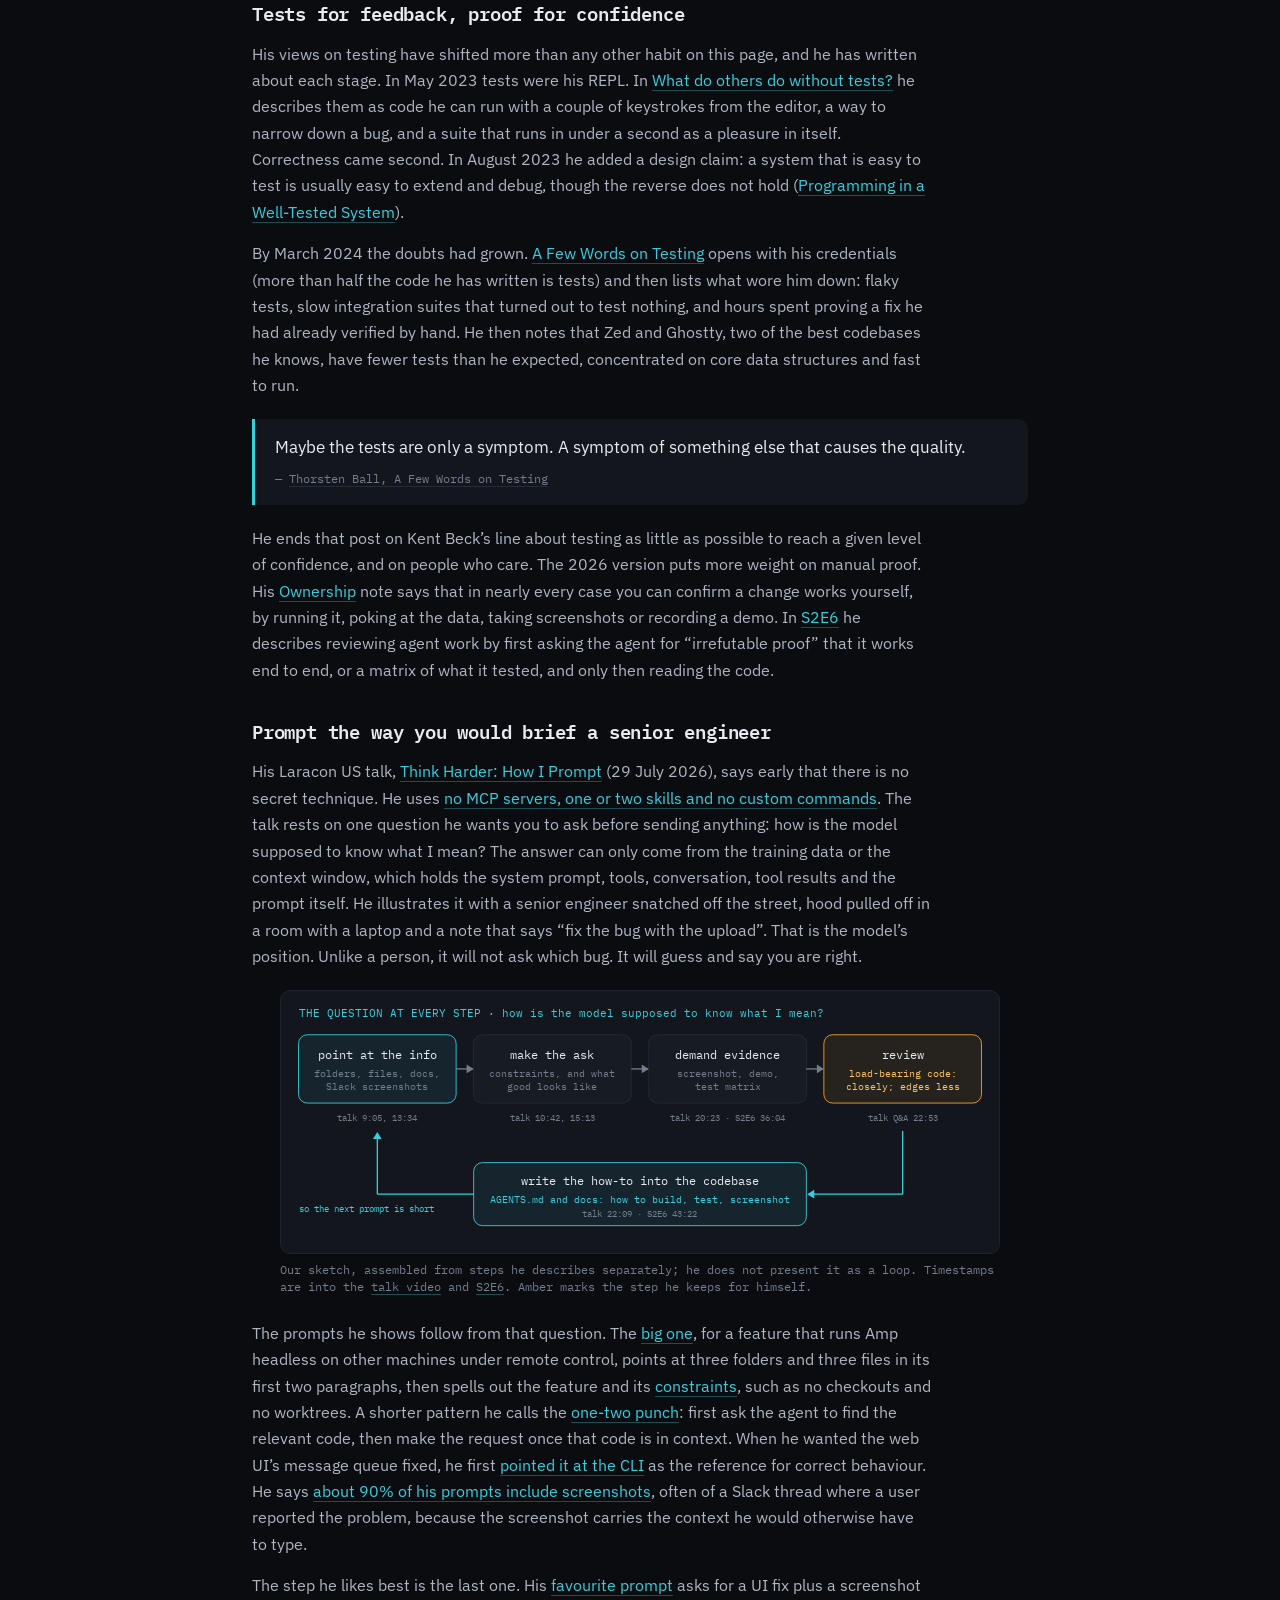
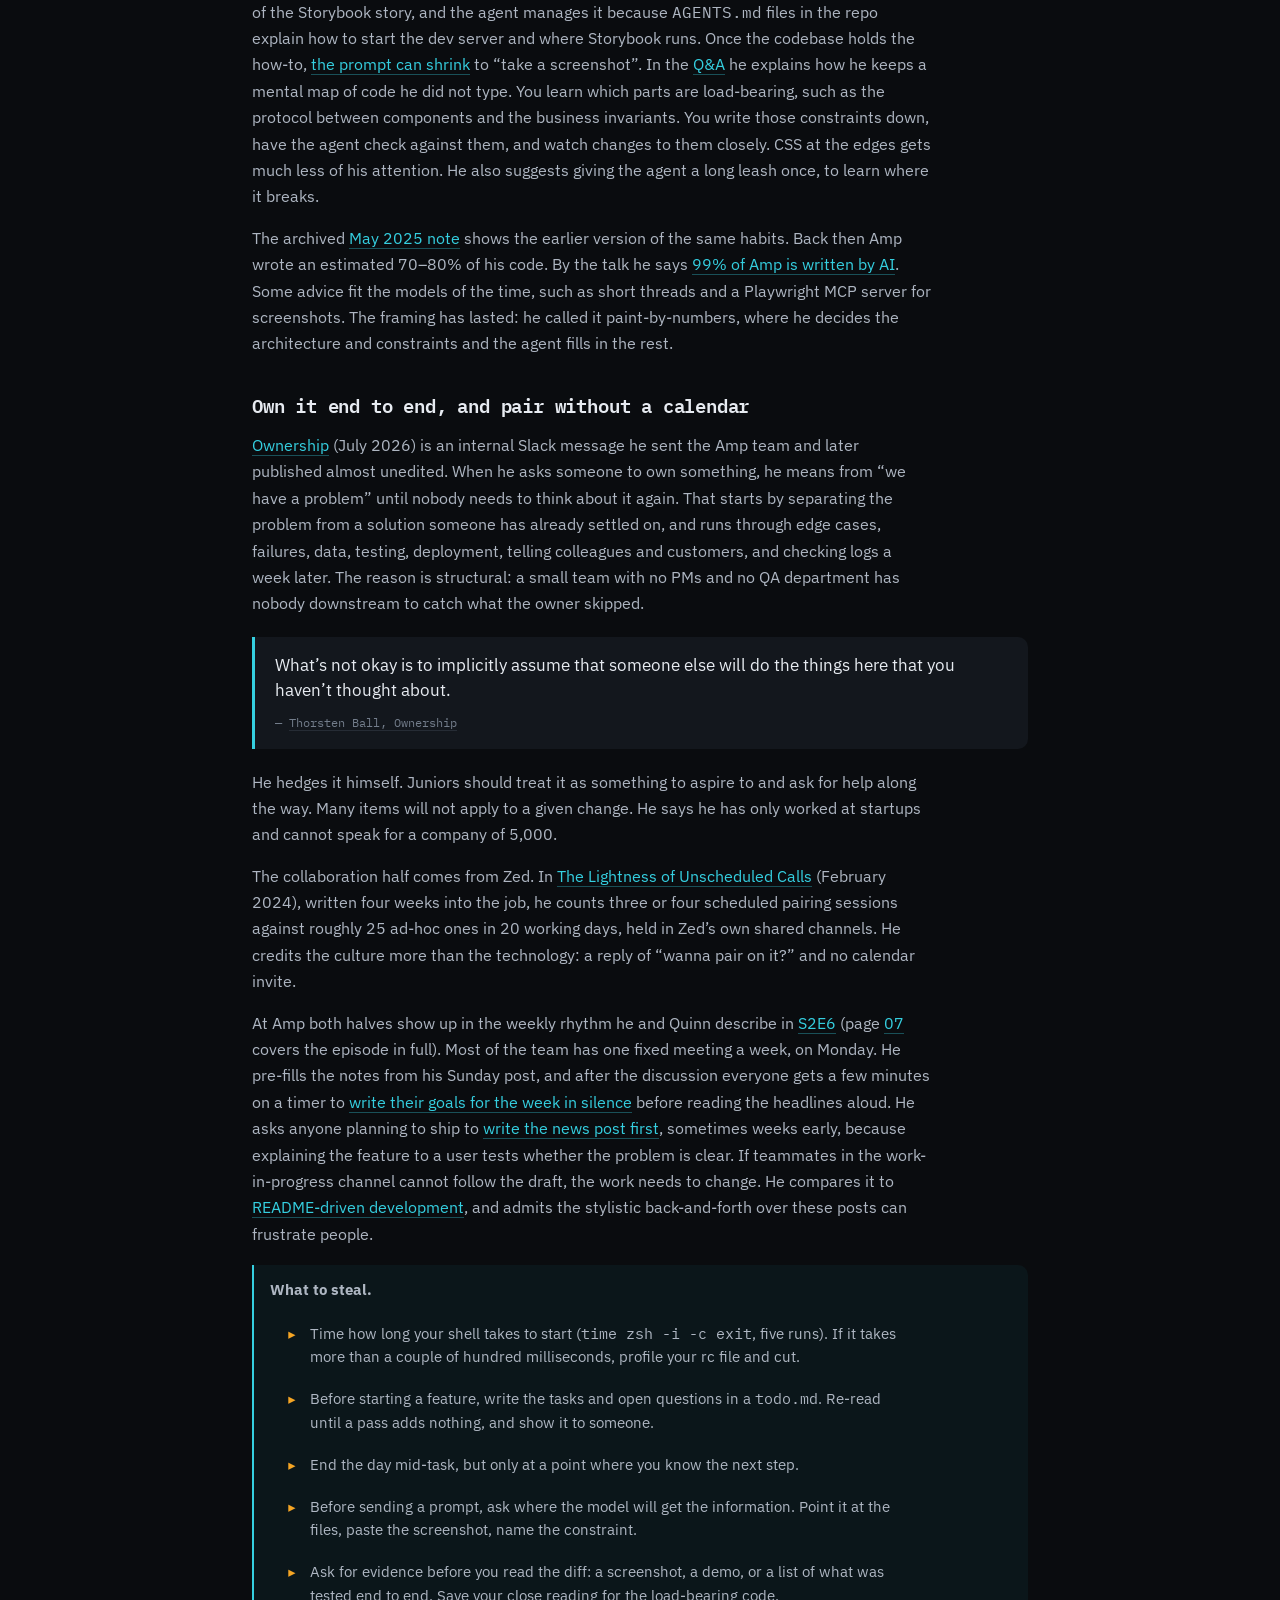
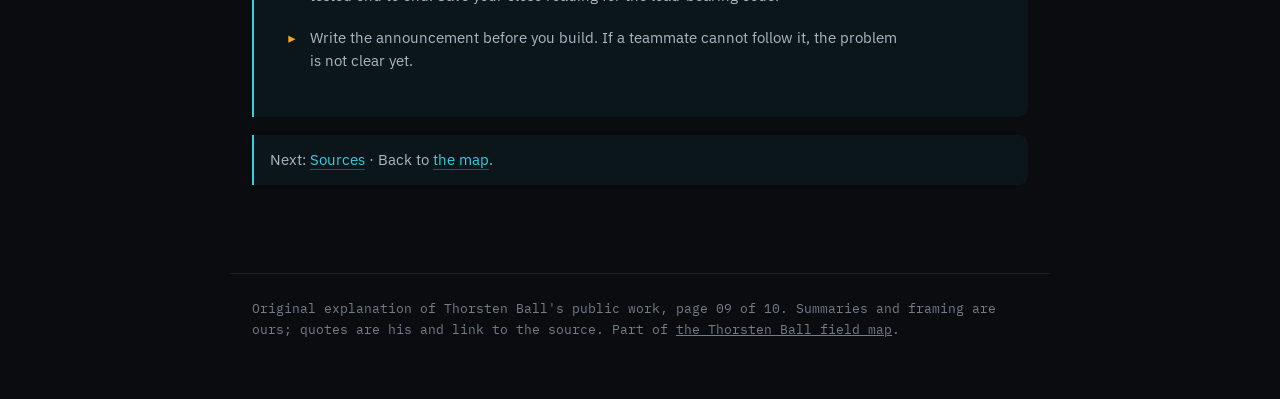
<file: pages/p09.html>
<!DOCTYPE html>
<html lang="en">
<head>
<meta charset="UTF-8" />
<meta name="viewport" content="width=device-width, initial-scale=1.0" />
<title>How Thorsten works &mdash; Thorsten Ball, mapped</title>
<meta name="description" content="The working habits visible across Thorsten Ball's newsletter, blog, Amp notes, Laracon talk and podcast: writing to a deadline, treating waiting as a defect, tuned tools, plans and momentum, tests as feedback, prompting as writing for a reader, and ownership end to end." />
<link rel="preconnect" href="https://fonts.googleapis.com" />
<link rel="preconnect" href="https://fonts.gstatic.com" crossorigin />
<link href="https://fonts.googleapis.com/css2?family=IBM+Plex+Mono:wght@400;500;600;700&family=IBM+Plex+Sans:wght@400;500;600;700&display=swap" rel="stylesheet" />
<link rel="stylesheet" href="../paper.css" />
</head>
<body>
<header class="bar"><div class="bar-in">
  <div class="brand"><span class="dot"></span>THORSTEN&nbsp;//&nbsp;FIELD&nbsp;MAP</div>
  <a class="back" href="../index.html#craft">&larr; the map</a>
</div></header>
<main>
  <div class="eyebrow"><span class="box bb mono">HOW HE WORKS &middot; PAGE 09 OF 10</span><span class="mono">timers &middot; speed &middot; tests &middot; plans &middot; prompts &middot; ownership</span></div>
  <h1>How Thorsten works</h1>
  <div class="authors">The habits that show up again and again in his writing and talks, from a Sunday timer in 2023 to prompting a coding agent on stage in 2026.</div>
  <div class="paperlink" style="border-left-color:var(--def)"><span class="lbl">Source</span><a href="https://thorstenball.com/talks/how-i-prompt/" target="_blank" rel="noopener">Think Harder: How I Prompt (Laracon US, July 2026) &#8599;</a></div>
  <div class="tldr"><b>TL;DR &mdash;</b> Thorsten works to short feedback loops and writes for the reader. He started his newsletter by writing against a Sunday timer. He treats a slow shell or a slow test as a bug. He plans before he types and stops for the day only when he knows the next step. He has grown more sceptical of test suites over the years and more insistent on manual proof. He prompts agents the way he would brief a senior engineer, and the team he helps run expects one person to own a change from the problem to production.</div>

  <p class="lead">The HTML of <a class="lnk" href="https://thorstenball.com/" target="_blank" rel="noopener">his homepage</a> still holds a list headed &ldquo;What I value&rdquo;, commented out so that visitors no longer see it. Two of its lines make a good key to this page: &ldquo;Simplicity, minimalism, rawness, honesty, essence&rdquo; and &ldquo;Discipline, craft, professionalism&rdquo;. The habits below are those words in practice.</p>

  <h2 id="timer">Write to a deadline, for a reader</h2>
  <p>Register Spill began as a test of whether he could write every week. His <a class="lnk" href="https://registerspill.thorstenball.com/about" target="_blank" rel="noopener">about page</a> says he set a timer each Sunday, wrote what was on his mind, and published when the timer rang. The name comes from the same idea: what is in his registers that week. The page describes this in the past tense. Most issues are now <i>Joy &amp; Curiosity</i>, a weekly note plus a long list of links, so treat the timer as how the habit started rather than a rule he still follows.</p>
  <p>The timer caps the cost of a post: it always gets finished, polished or not. The same Sunday slot shows up inside Amp. In <a class="lnk" href="https://youtu.be/deiLxNZH_DM?t=187" target="_blank" rel="noopener">Raising an Agent S2E6</a> he says that on Sundays he thinks about the most important things for the coming week, and that over the past year he has sent the team around 25 Sunday posts on priorities and on how they build software.</p>
  <p>He has argued for a long time that writing is real work and that friction in producing it matters. His 2020 post <a class="lnk" href="https://thorstenball.com/blog/2020/09/01/typing-can-be-the-bottleneck/" target="_blank" rel="noopener">No, typing can be the bottleneck</a> answers the old line that typing speed is irrelevant to programming. Engineers type a lot besides code, and he says effort is what counts, not words per minute: if writing feels like a chore, you skip it. Six years later his Laracon talk makes the same point about prompts: <a class="lnk" href="https://youtu.be/HegqGzD-kvc?t=428" target="_blank" rel="noopener">the goal of all writing is to be understood</a>, and a prompt belongs in the same category as a commit message or a Slack message. You ask what the reader knows and what they are missing. His git post applies the rule to commits: the message should carry the why, because the diff already shows the what, and who you are writing for should decide how much you write (<a class="lnk" href="https://registerspill.thorstenball.com/p/how-i-use-git" target="_blank" rel="noopener">How I use git</a>).</p>

  <h2 id="speed">Treat waiting as a defect</h2>
  <p>The post that names this habit is <a class="lnk" href="https://registerspill.thorstenball.com/p/allergic-to-waiting" target="_blank" rel="noopener">Allergic to Waiting</a> (July 2023). Its core story is a pairing session where a colleague expected a file-generation command to take ten minutes. Thorsten knew it took 15 to 30 seconds on his machine, insisted they look, and found a broken shell setup that spawned shells recursively. What bothers him is the shrug. His theory is that many programmers have no sense of what a computer can do in a second, so they cannot tell a slow task from a broken one.</p>
  <p>He applies this to the smallest loops first. <a class="lnk" href="https://registerspill.thorstenball.com/p/how-fast-is-your-shell" target="_blank" rel="noopener">How fast is your shell?</a> (January 2024) measures his zsh startup at about 70&nbsp;ms and treats anything past 200 or 300&nbsp;ms as hidden weight. The argument is about frequency: you start shells and render prompts so often that 10&nbsp;ms per plugin adds up. His fixes are to profile first, then run fewer commands, keep the prompt simple and do less.</p>
  <blockquote class="q">Those who don’t honor the milliseconds will end up with seconds.<span class="cite">&mdash; <a href="https://registerspill.thorstenball.com/p/how-fast-is-your-shell" target="_blank" rel="noopener">Thorsten Ball, How fast is your shell?</a></span></blockquote>
  <p>The same instinct runs through his git habits. Aliases save keystrokes he does not want to waste. He opens a draft PR with the first commit so CI starts working while he does (<a class="lnk" href="https://registerspill.thorstenball.com/p/how-i-use-git" target="_blank" rel="noopener">How I use git</a>). At product scale it becomes <a class="lnk" href="https://registerspill.thorstenball.com/p/from-1s-to-4ms" target="_blank" rel="noopener">From 1s to 4ms</a>, a Zed speed-up covered on page <a class="lnk" href="p03.html">03</a>.</p>

  <h2 id="tools">Own your setup, and keep trying new tools</h2>
  <p>His setup posts are detailed because he treats the setup as part of the craft. When he started at Zed in January 2024 he documented setting up a new MacBook from scratch rather than restoring the system from a backup, so that no cruft carries over: Homebrew, his dotfiles, a Brewfile, and a short list of files that do get copied (<a class="lnk" href="https://registerspill.thorstenball.com/p/new-year-new-job-new-machine" target="_blank" rel="noopener">New year, new job, new machine</a>). One of those is his shell history. He calls <span class="mono">~/.zsh_history</span> &ldquo;me&rdquo;, and a follow-up post explains why: on one machine it held 26,278 commands going back to April 2019, and fuzzy search over it replaces scripts he would never have known to write in advance (<a class="lnk" href="https://registerspill.thorstenball.com/p/which-command-did-you-run-1731-days" target="_blank" rel="noopener">Which command did you run 1731 days ago?</a>). The habit is to keep a record cheaply now and make it searchable, instead of deciding up front what will matter.</p>
  <p>He is attached to his tools but will drop them. After around twenty years of Vim he switched to Zed in December 2023. He says in <a class="lnk" href="https://registerspill.thorstenball.com/p/from-vim-to-zed" target="_blank" rel="noopener">From Vim to Zed</a> that he tries new tools on a regular basis because there is often something worth learning or carrying back into an old workflow. He cites language-server autocomplete and inlay hints, and dropping tmux to see what Ghostty felt like without it. His <a class="lnk" href="https://registerspill.thorstenball.com/p/my-setup-april-2024" target="_blank" rel="noopener">April 2024 desk tour</a> gives his hardware the same attention.</p>
  <p>Agents loosened this. By May 2025, in the <a class="lnk" href="https://ampcode.com/notes/how-i-use-amp" target="_blank" rel="noopener">Amp note on how he used Amp</a>, he was working mostly in VS Code with the agent in the sidebar and said the choice of editor no longer felt important. That note is now archived and marked as out of date, so read it as a snapshot of mid-2025 rather than his current setup. The care moved from the editor to the context he gives the agent, covered below.</p>

  <h2 id="plan">Plan first, then keep momentum</h2>
  <p><a class="lnk" href="https://registerspill.thorstenball.com/p/making-a-plan" target="_blank" rel="noopener">Making a plan</a> (June 2023) is his case for writing a task breakdown before writing code. His example is an avatar-upload feature in a Rails app: a list of tasks from the database migration up to the frontend, with open questions at the bottom. He admits the plan is incomplete and will change. Its value is the thinking it forces, because writing it out is how you discover on day one, not day two, that you have no answer for what happens to an old avatar. His method: write tasks in a <span class="mono">todo.md</span>, re-read until a pass changes nothing, show a colleague, then estimate and order.</p>
  <blockquote class="q">The good news: making plans helps you get better at making plans.<span class="cite">&mdash; <a href="https://registerspill.thorstenball.com/p/making-a-plan" target="_blank" rel="noopener">Thorsten Ball, Making a plan</a></span></blockquote>
  <p>The plan pairs with momentum. In <a class="lnk" href="https://registerspill.thorstenball.com/p/momentum" target="_blank" rel="noopener">Momentum</a> (September 2023) he argues you can create it on purpose: break work into small tasks, and start a session with an easy one, such as tidying the README or adding a test, so that the hard task comes after three finished commits. <a class="lnk" href="https://registerspill.thorstenball.com/p/leave-something-for-tomorrow" target="_blank" rel="noopener">Leave something for tomorrow</a> (August 2024) covers the other end of the day. He stops mid-task, but only when he knows exactly what comes next, so the next morning starts with typing instead of deciding. He credits the trick to Zach Holman and notes Hemingway gave the same advice for prose.</p>
  <p>His git habits follow the same pattern: commits as quicksaves, PRs small and merged quickly, and a week-old PR treated as a warning sign (<a class="lnk" href="https://registerspill.thorstenball.com/p/how-i-use-git" target="_blank" rel="noopener">How I use git</a>). By 2026 the planning has moved into the agent thread. In <a class="lnk" href="https://youtu.be/deiLxNZH_DM?t=2539" target="_blank" rel="noopener">S2E6</a> he says he has spent no time in recent months writing design documents. When he felt stuck on a feature, he described to the model what he wanted users to see when it shipped, and it came back with a plan to split the work into a sequence he could ship piece by piece.</p>

  <h2 id="tests">Tests for feedback, proof for confidence</h2>
  <p>His views on testing have shifted more than any other habit on this page, and he has written about each stage. In May 2023 tests were his REPL. In <a class="lnk" href="https://registerspill.thorstenball.com/p/what-do-others-do-without-tests" target="_blank" rel="noopener">What do others do without tests?</a> he describes them as code he can run with a couple of keystrokes from the editor, a way to narrow down a bug, and a suite that runs in under a second as a pleasure in itself. Correctness came second. In August 2023 he added a design claim: a system that is easy to test is usually easy to extend and debug, though the reverse does not hold (<a class="lnk" href="https://registerspill.thorstenball.com/p/programming-in-a-well-tested-system" target="_blank" rel="noopener">Programming in a Well-Tested System</a>).</p>
  <p>By March 2024 the doubts had grown. <a class="lnk" href="https://registerspill.thorstenball.com/p/a-few-words-on-testing" target="_blank" rel="noopener">A Few Words on Testing</a> opens with his credentials (more than half the code he has written is tests) and then lists what wore him down: flaky tests, slow integration suites that turned out to test nothing, and hours spent proving a fix he had already verified by hand. He then notes that Zed and Ghostty, two of the best codebases he knows, have fewer tests than he expected, concentrated on core data structures and fast to run.</p>
  <blockquote class="q">Maybe the tests are only a symptom. A symptom of something else that causes the quality.<span class="cite">&mdash; <a href="https://registerspill.thorstenball.com/p/a-few-words-on-testing" target="_blank" rel="noopener">Thorsten Ball, A Few Words on Testing</a></span></blockquote>
  <p>He ends that post on Kent Beck&rsquo;s line about testing as little as possible to reach a given level of confidence, and on people who care. The 2026 version puts more weight on manual proof. His <a class="lnk" href="https://registerspill.thorstenball.com/p/ownership" target="_blank" rel="noopener">Ownership</a> note says that in nearly every case you can confirm a change works yourself, by running it, poking at the data, taking screenshots or recording a demo. In <a class="lnk" href="https://youtu.be/deiLxNZH_DM?t=2164" target="_blank" rel="noopener">S2E6</a> he describes reviewing agent work by first asking the agent for &ldquo;irrefutable proof&rdquo; that it works end to end, or a matrix of what it tested, and only then reading the code.</p>

  <h2 id="prompting">Prompt the way you would brief a senior engineer</h2>
  <p>His Laracon US talk, <a class="lnk" href="https://thorstenball.com/talks/how-i-prompt/" target="_blank" rel="noopener">Think Harder: How I Prompt</a> (29 July 2026), says early that there is no secret technique. He uses <a class="lnk" href="https://youtu.be/HegqGzD-kvc?t=250" target="_blank" rel="noopener">no MCP servers, one or two skills and no custom commands</a>. The talk rests on one question he wants you to ask before sending anything: how is the model supposed to know what I mean? The answer can only come from the training data or the context window, which holds the system prompt, tools, conversation, tool results and the prompt itself. He illustrates it with a senior engineer snatched off the street, hood pulled off in a room with a laptop and a note that says &ldquo;fix the bug with the upload&rdquo;. That is the model&rsquo;s position. Unlike a person, it will not ask which bug. It will guess and say you are right.</p>
  <figure class="fig wide"><div class="media">
    <svg class="dg" viewBox="0 0 820 300" role="img" aria-label="The prompting loop described in Thorsten's Laracon talk and S2E6">
      <title>Point at the information, make the ask, demand evidence, review what is load-bearing, then write the how-to into the codebase</title>
      <text class="t-def" x="20" y="30" font-size="12">THE QUESTION AT EVERY STEP &#183; how is the model supposed to know what I mean?</text>
      <rect class="box-def" x="20" y="50" width="180" height="78" rx="10"/>
      <text class="t-ink" x="110" y="78" text-anchor="middle" font-size="14">point at the info</text>
      <text class="t-dim" x="110" y="98" text-anchor="middle" font-size="11">folders, files, docs,</text>
      <text class="t-dim" x="110" y="113" text-anchor="middle" font-size="11">Slack screenshots</text>
      <rect class="box" x="220" y="50" width="180" height="78" rx="10"/>
      <text class="t-ink" x="310" y="78" text-anchor="middle" font-size="14">make the ask</text>
      <text class="t-dim" x="310" y="98" text-anchor="middle" font-size="11">constraints, and what</text>
      <text class="t-dim" x="310" y="113" text-anchor="middle" font-size="11">good looks like</text>
      <rect class="box" x="420" y="50" width="180" height="78" rx="10"/>
      <text class="t-ink" x="510" y="78" text-anchor="middle" font-size="14">demand evidence</text>
      <text class="t-dim" x="510" y="98" text-anchor="middle" font-size="11">screenshot, demo,</text>
      <text class="t-dim" x="510" y="113" text-anchor="middle" font-size="11">test matrix</text>
      <rect class="box-off" x="620" y="50" width="180" height="78" rx="10"/>
      <text class="t-ink" x="710" y="78" text-anchor="middle" font-size="14">review</text>
      <text class="t-off" x="710" y="98" text-anchor="middle" font-size="11">load-bearing code:</text>
      <text class="t-off" x="710" y="113" text-anchor="middle" font-size="11">closely; edges less</text>
      <line class="ln" x1="200" y1="89" x2="219" y2="89"/><polygon class="ah" points="220,89 212,84 212,94"/>
      <line class="ln" x1="400" y1="89" x2="419" y2="89"/><polygon class="ah" points="420,89 412,84 412,94"/>
      <line class="ln" x1="600" y1="89" x2="619" y2="89"/><polygon class="ah" points="620,89 612,84 612,94"/>
      <text class="t-dim" x="110" y="148" text-anchor="middle" font-size="10.5">talk 9:05, 13:34</text>
      <text class="t-dim" x="310" y="148" text-anchor="middle" font-size="10.5">talk 10:42, 15:13</text>
      <text class="t-dim" x="510" y="148" text-anchor="middle" font-size="10.5">talk 20:23 &#183; S2E6 36:04</text>
      <text class="t-dim" x="710" y="148" text-anchor="middle" font-size="10.5">talk Q&amp;A 22:53</text>
      <rect class="box-def" x="220" y="196" width="380" height="72" rx="10"/>
      <text class="t-ink" x="410" y="222" text-anchor="middle" font-size="14">write the how-to into the codebase</text>
      <text class="t-def" x="410" y="242" text-anchor="middle" font-size="11">AGENTS.md and docs: how to build, test, screenshot</text>
      <text class="t-dim" x="410" y="258" text-anchor="middle" font-size="10.5">talk 22:09 &#183; S2E6 43:22</text>
      <line class="ln-def" x1="710" y1="160" x2="710" y2="232"/>
      <line class="ln-def" x1="710" y1="232" x2="608" y2="232"/><polygon class="ah-def" points="601,232 609,227 609,237"/>
      <line class="ln-def" x1="220" y1="232" x2="110" y2="232"/>
      <line class="ln-def" x1="110" y1="232" x2="110" y2="168"/><polygon class="ah-def" points="110,161 105,169 115,169"/>
      <text class="t-def" x="20" y="252" font-size="10.5">so the next prompt is short</text>
    </svg>
  </div>
  <figcaption>Our sketch, assembled from steps he describes separately; he does not present it as a loop. Timestamps are into the <a class="lnk" href="https://www.youtube.com/watch?v=HegqGzD-kvc" target="_blank" rel="noopener">talk video</a> and <a class="lnk" href="https://youtu.be/deiLxNZH_DM?t=2164" target="_blank" rel="noopener">S2E6</a>. Amber marks the step he keeps for himself.</figcaption></figure>
  <p>The prompts he shows follow from that question. The <a class="lnk" href="https://youtu.be/HegqGzD-kvc?t=545" target="_blank" rel="noopener">big one</a>, for a feature that runs Amp headless on other machines under remote control, points at three folders and three files in its first two paragraphs, then spells out the feature and its <a class="lnk" href="https://youtu.be/HegqGzD-kvc?t=642" target="_blank" rel="noopener">constraints</a>, such as no checkouts and no worktrees. A shorter pattern he calls the <a class="lnk" href="https://youtu.be/HegqGzD-kvc?t=814" target="_blank" rel="noopener">one-two punch</a>: first ask the agent to find the relevant code, then make the request once that code is in context. When he wanted the web UI&rsquo;s message queue fixed, he first <a class="lnk" href="https://youtu.be/HegqGzD-kvc?t=913" target="_blank" rel="noopener">pointed it at the CLI</a> as the reference for correct behaviour. He says <a class="lnk" href="https://youtu.be/HegqGzD-kvc?t=1120" target="_blank" rel="noopener">about 90% of his prompts include screenshots</a>, often of a Slack thread where a user reported the problem, because the screenshot carries the context he would otherwise have to type.</p>
  <p>The step he likes best is the last one. His <a class="lnk" href="https://youtu.be/HegqGzD-kvc?t=1223" target="_blank" rel="noopener">favourite prompt</a> asks for a UI fix plus a screenshot of the Storybook story, and the agent manages it because <span class="mono">AGENTS.md</span> files in the repo explain how to start the dev server and where Storybook runs. Once the codebase holds the how-to, <a class="lnk" href="https://youtu.be/HegqGzD-kvc?t=1329" target="_blank" rel="noopener">the prompt can shrink</a> to &ldquo;take a screenshot&rdquo;. In the <a class="lnk" href="https://youtu.be/HegqGzD-kvc?t=1373" target="_blank" rel="noopener">Q&amp;A</a> he explains how he keeps a mental map of code he did not type. You learn which parts are load-bearing, such as the protocol between components and the business invariants. You write those constraints down, have the agent check against them, and watch changes to them closely. CSS at the edges gets much less of his attention. He also suggests giving the agent a long leash once, to learn where it breaks.</p>
  <p>The archived <a class="lnk" href="https://ampcode.com/notes/how-i-use-amp" target="_blank" rel="noopener">May 2025 note</a> shows the earlier version of the same habits. Back then Amp wrote an estimated 70&ndash;80% of his code. By the talk he says <a class="lnk" href="https://youtu.be/HegqGzD-kvc?t=155" target="_blank" rel="noopener">99% of Amp is written by AI</a>. Some advice fit the models of the time, such as short threads and a Playwright MCP server for screenshots. The framing has lasted: he called it paint-by-numbers, where he decides the architecture and constraints and the agent fills in the rest.</p>

  <h2 id="ownership">Own it end to end, and pair without a calendar</h2>
  <p><a class="lnk" href="https://registerspill.thorstenball.com/p/ownership" target="_blank" rel="noopener">Ownership</a> (July 2026) is an internal Slack message he sent the Amp team and later published almost unedited. When he asks someone to own something, he means from &ldquo;we have a problem&rdquo; until nobody needs to think about it again. That starts by separating the problem from a solution someone has already settled on, and runs through edge cases, failures, data, testing, deployment, telling colleagues and customers, and checking logs a week later. The reason is structural: a small team with no PMs and no QA department has nobody downstream to catch what the owner skipped.</p>
  <blockquote class="q">What’s not okay is to implicitly assume that someone else will do the things here that you haven’t thought about.<span class="cite">&mdash; <a href="https://registerspill.thorstenball.com/p/ownership" target="_blank" rel="noopener">Thorsten Ball, Ownership</a></span></blockquote>
  <p>He hedges it himself. Juniors should treat it as something to aspire to and ask for help along the way. Many items will not apply to a given change. He says he has only worked at startups and cannot speak for a company of 5,000.</p>
  <p>The collaboration half comes from Zed. In <a class="lnk" href="https://registerspill.thorstenball.com/p/the-lightness-of-unscheduled-calls" target="_blank" rel="noopener">The Lightness of Unscheduled Calls</a> (February 2024), written four weeks into the job, he counts three or four scheduled pairing sessions against roughly 25 ad-hoc ones in 20 working days, held in Zed&rsquo;s own shared channels. He credits the culture more than the technology: a reply of &ldquo;wanna pair on it?&rdquo; and no calendar invite.</p>
  <p>At Amp both halves show up in the weekly rhythm he and Quinn describe in <a class="lnk" href="https://youtu.be/deiLxNZH_DM?t=218" target="_blank" rel="noopener">S2E6</a> (page <a class="lnk" href="p07.html">07</a> covers the episode in full). Most of the team has one fixed meeting a week, on Monday. He pre-fills the notes from his Sunday post, and after the discussion everyone gets a few minutes on a timer to <a class="lnk" href="https://youtu.be/deiLxNZH_DM?t=467" target="_blank" rel="noopener">write their goals for the week in silence</a> before reading the headlines aloud. He asks anyone planning to ship to <a class="lnk" href="https://youtu.be/deiLxNZH_DM?t=761" target="_blank" rel="noopener">write the news post first</a>, sometimes weeks early, because explaining the feature to a user tests whether the problem is clear. If teammates in the work-in-progress channel cannot follow the draft, the work needs to change. He compares it to <a class="lnk" href="https://youtu.be/deiLxNZH_DM?t=854" target="_blank" rel="noopener">README-driven development</a>, and admits the stylistic back-and-forth over these posts can frustrate people.</p>

  <div class="callout"><b>What to steal.</b>
    <ul class="outline">
      <li>Time how long your shell takes to start (<span class="mono">time zsh -i -c exit</span>, five runs). If it takes more than a couple of hundred milliseconds, profile your rc file and cut.</li>
      <li>Before starting a feature, write the tasks and open questions in a <span class="mono">todo.md</span>. Re-read until a pass adds nothing, and show it to someone.</li>
      <li>End the day mid-task, but only at a point where you know the next step.</li>
      <li>Before sending a prompt, ask where the model will get the information. Point it at the files, paste the screenshot, name the constraint.</li>
      <li>Ask for evidence before you read the diff: a screenshot, a demo, or a list of what was tested end to end. Save your close reading for the load-bearing code.</li>
      <li>Write the announcement before you build. If a teammate cannot follow it, the problem is not clear yet.</li>
    </ul>
  </div>

  <div class="callout">Next: <a class="lnk" href="p10.html">Sources</a> &middot; Back to <a class="lnk" href="../index.html#craft">the map</a>.</div>
</main>
<footer>Original explanation of Thorsten Ball's public work, page 09 of 10. Summaries and framing are ours; quotes are his and link to the source. Part of <a href="../index.html">the Thorsten Ball field map</a>.</footer>
<!-- Private comments mode, inert unless ?annotate=1 (see assets/annotate.js in idvorkin-ai-tools.github.io) -->
<script src="https://idvorkin-ai-tools.github.io/assets/annotate.js" defer></script>
</body>
</html>
</file>
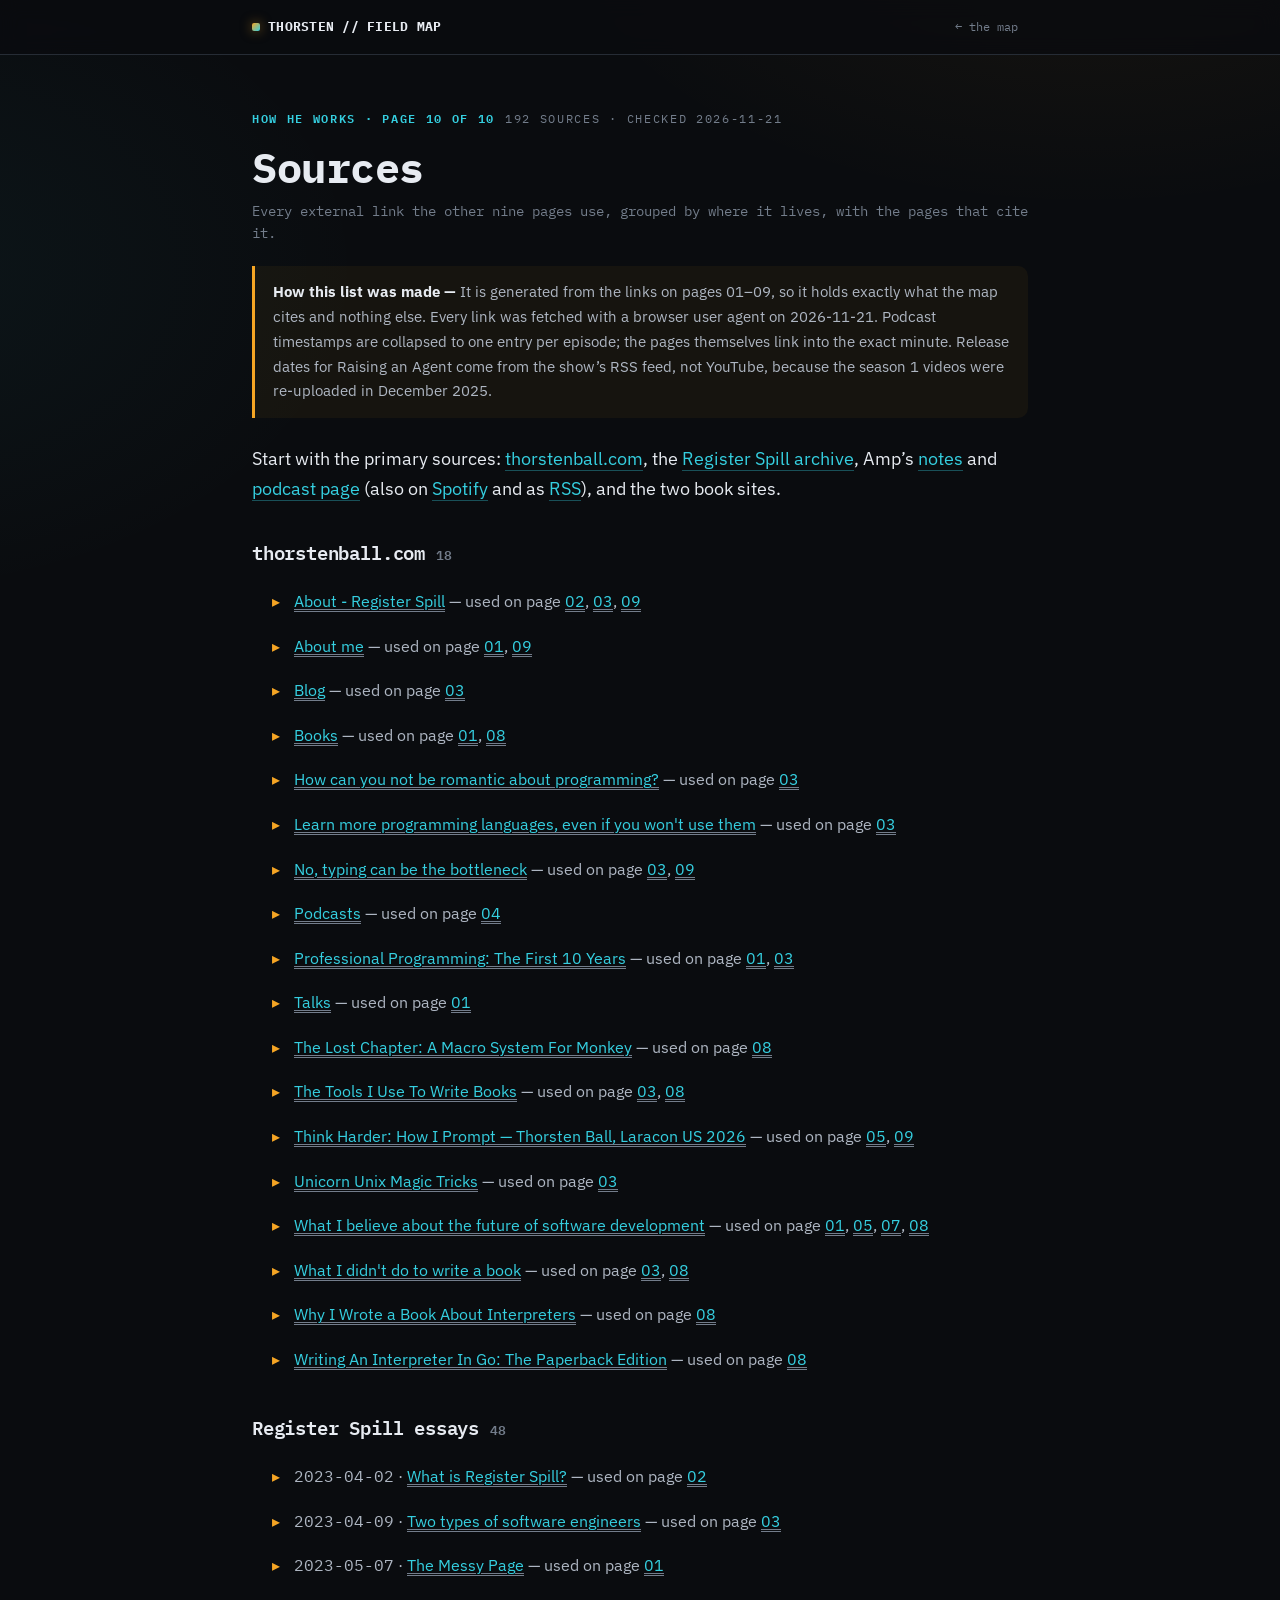
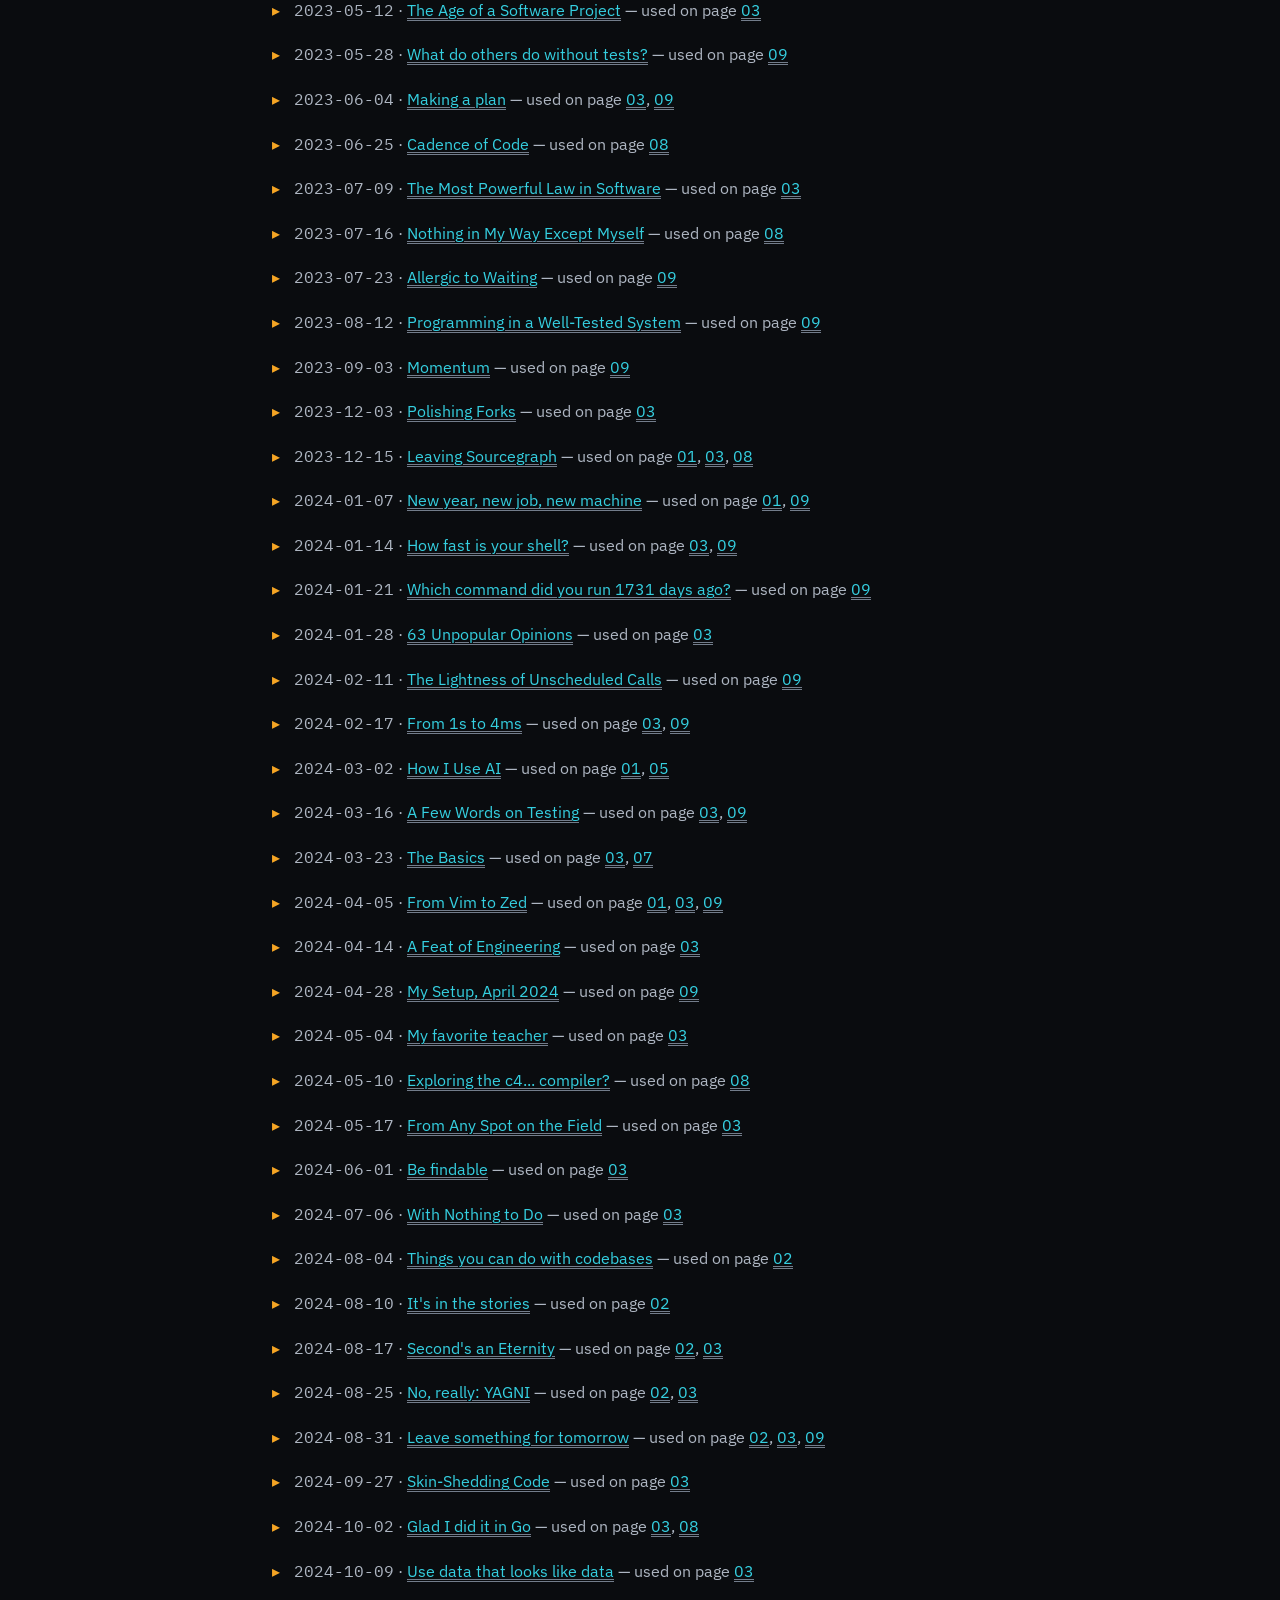
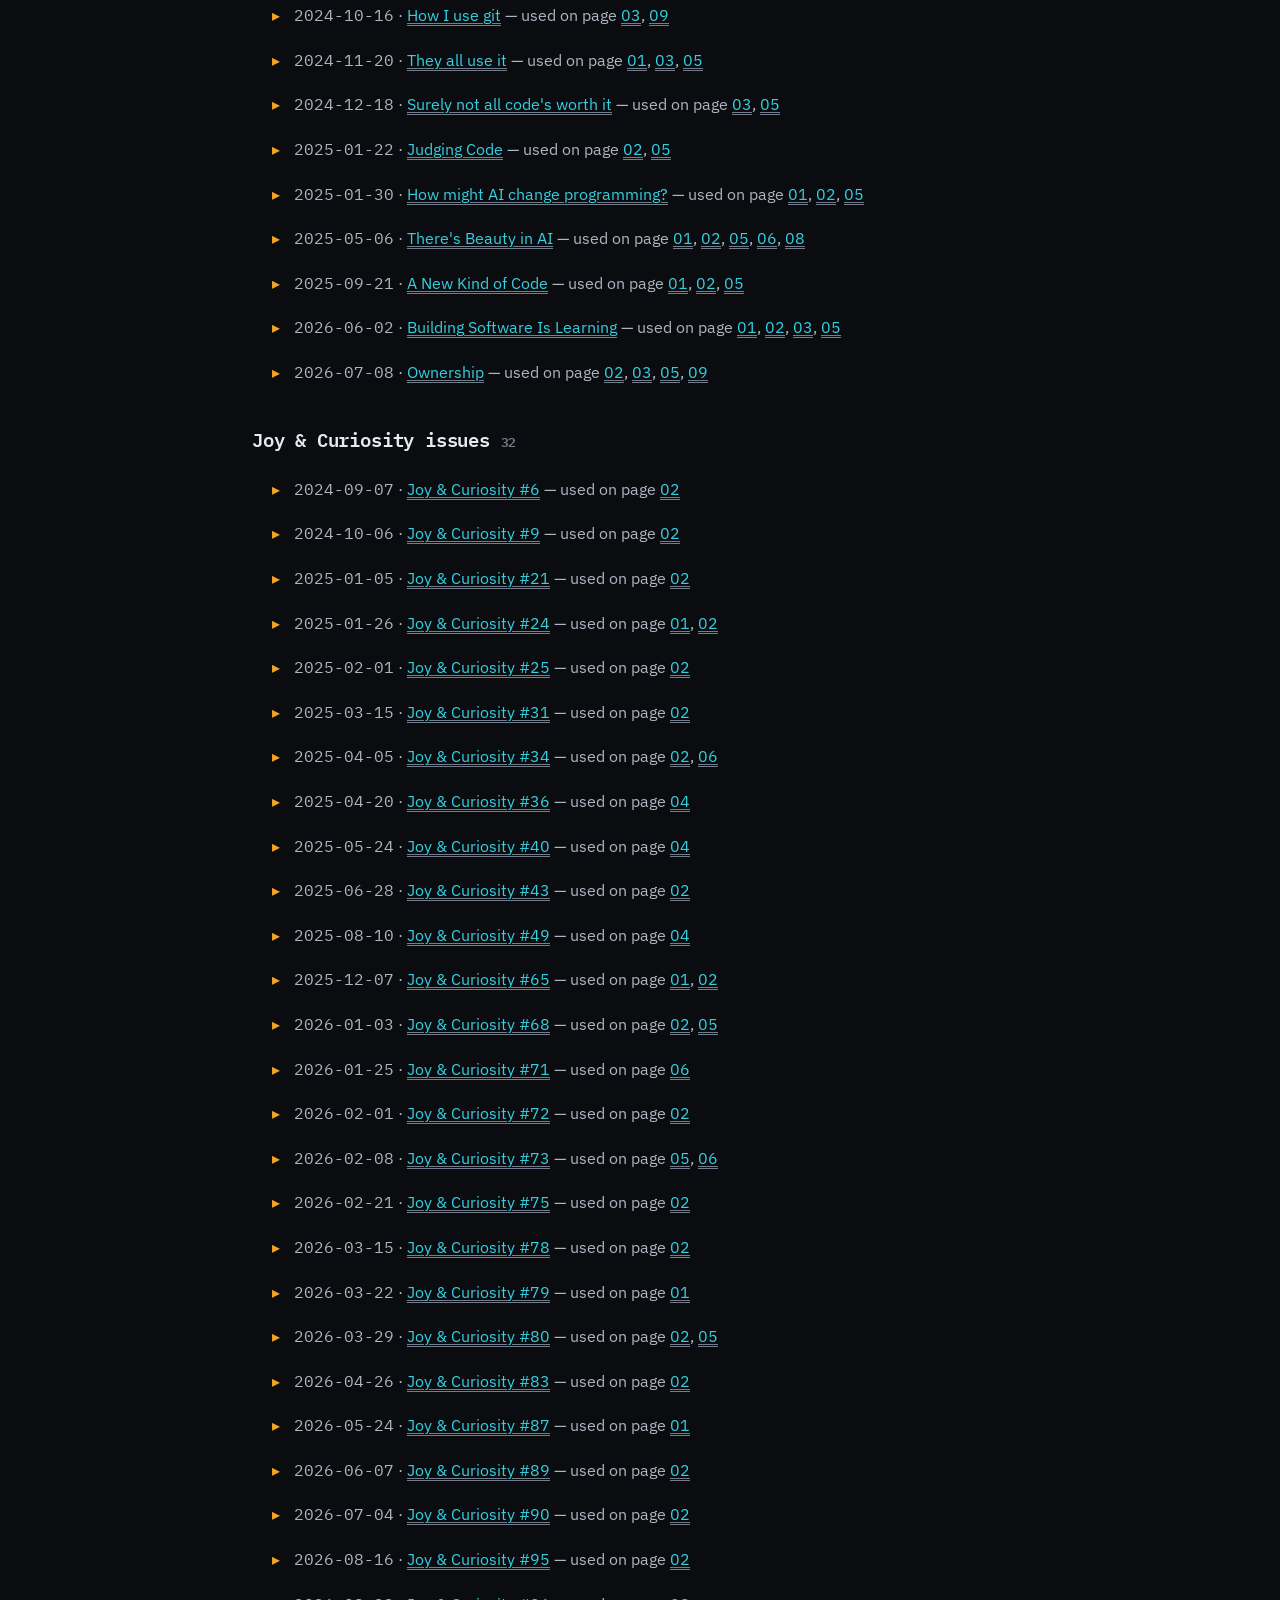
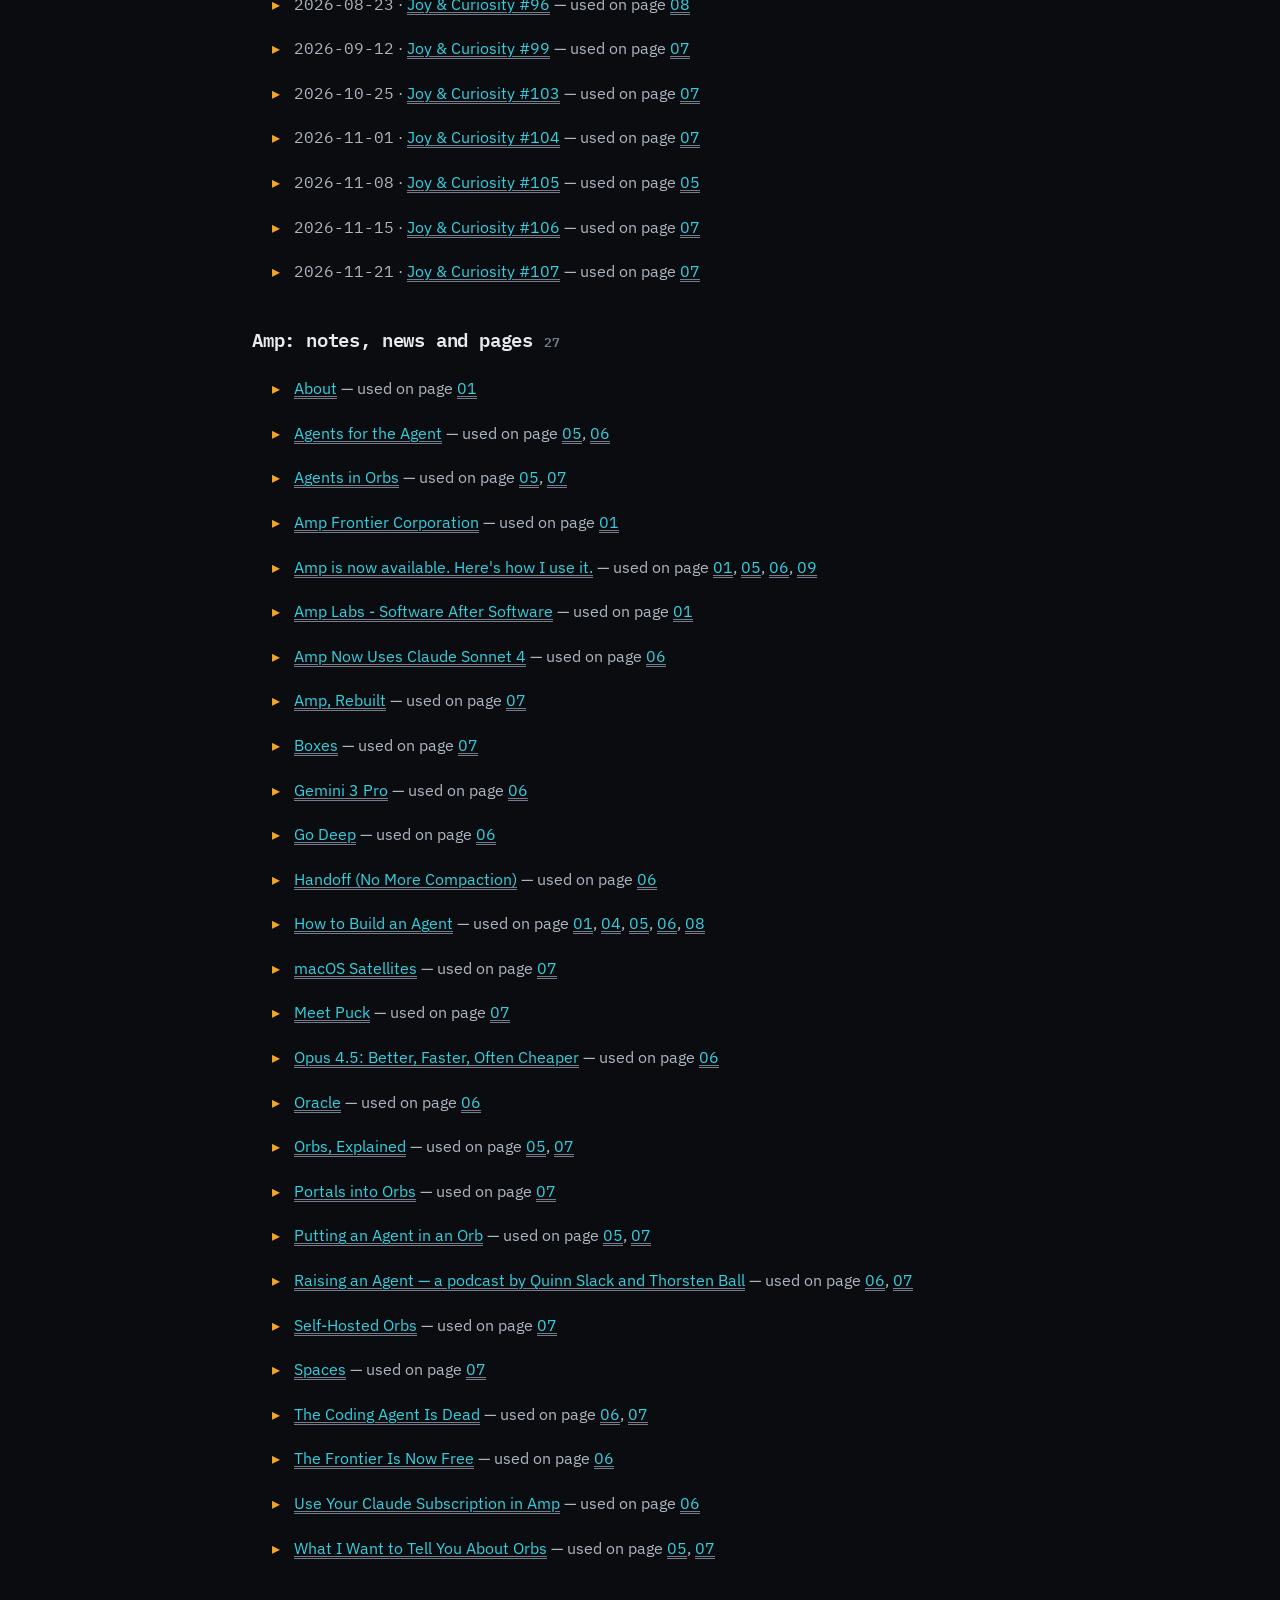
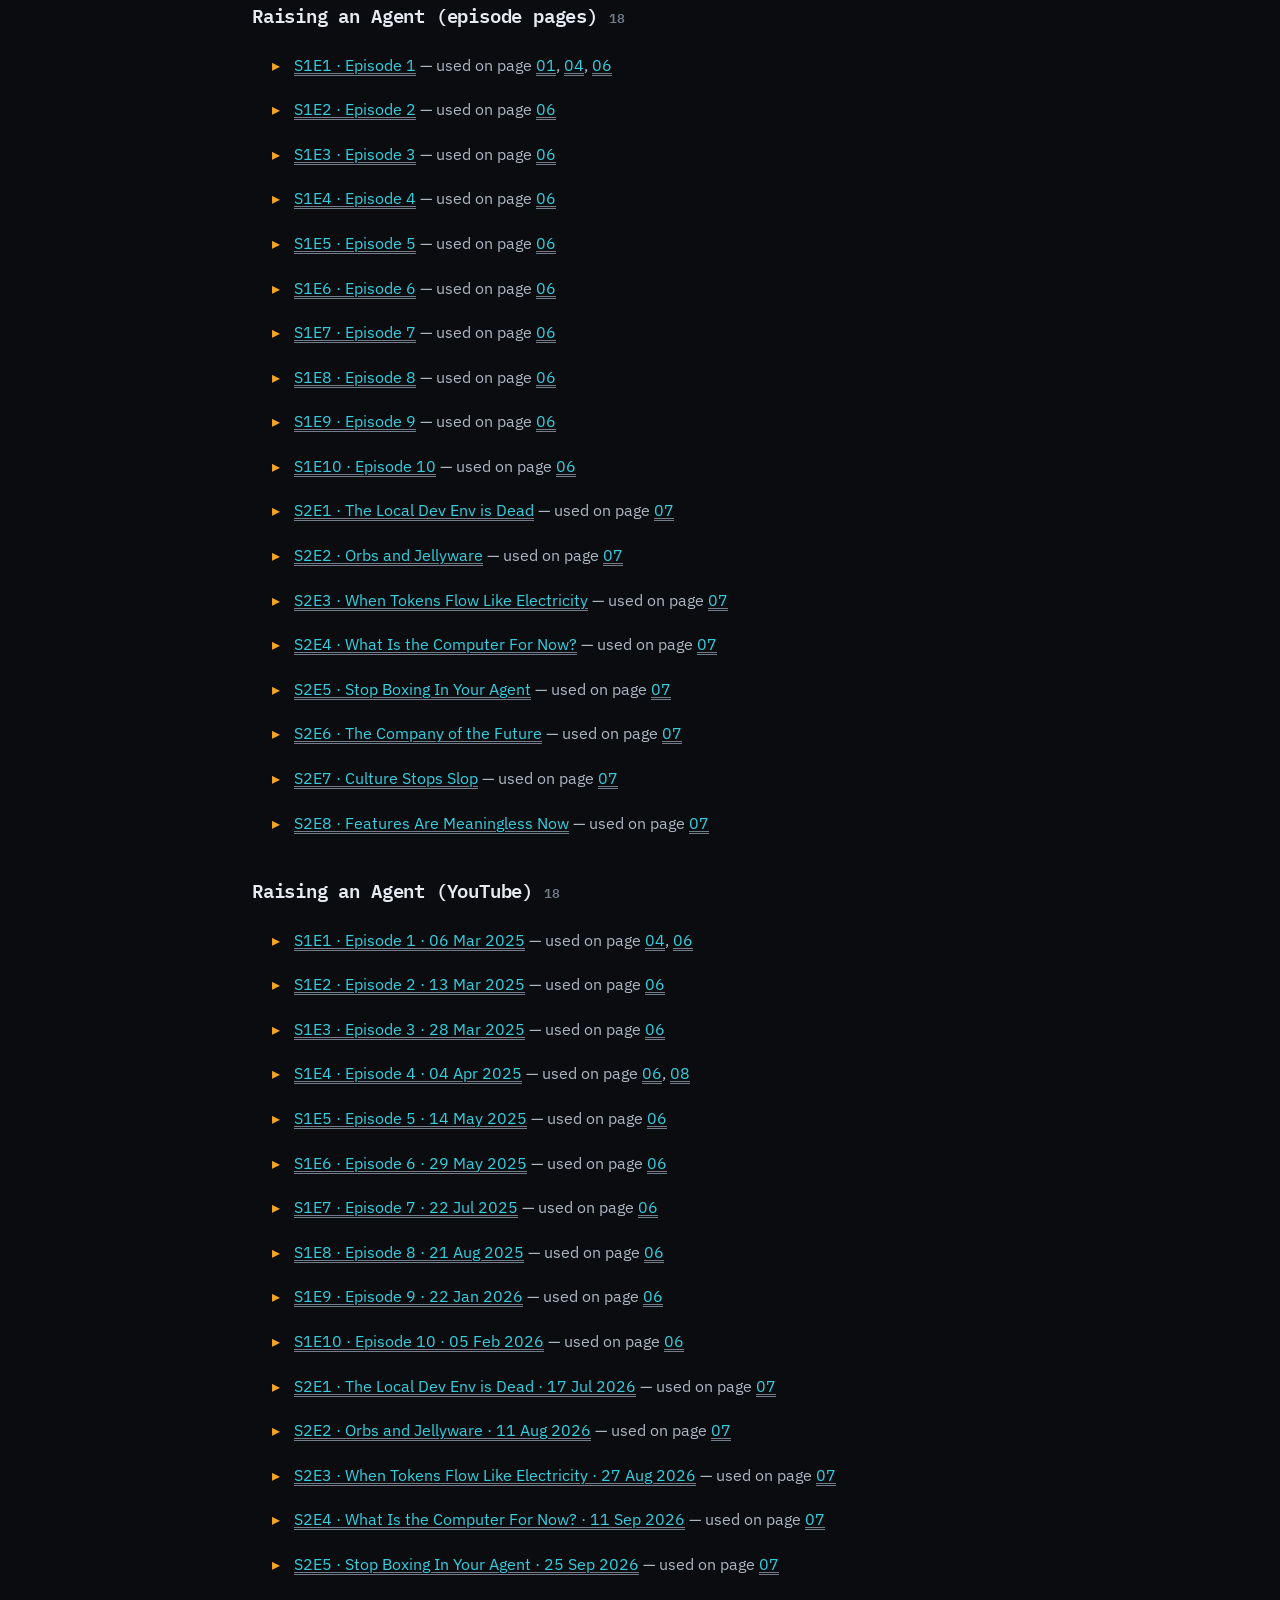
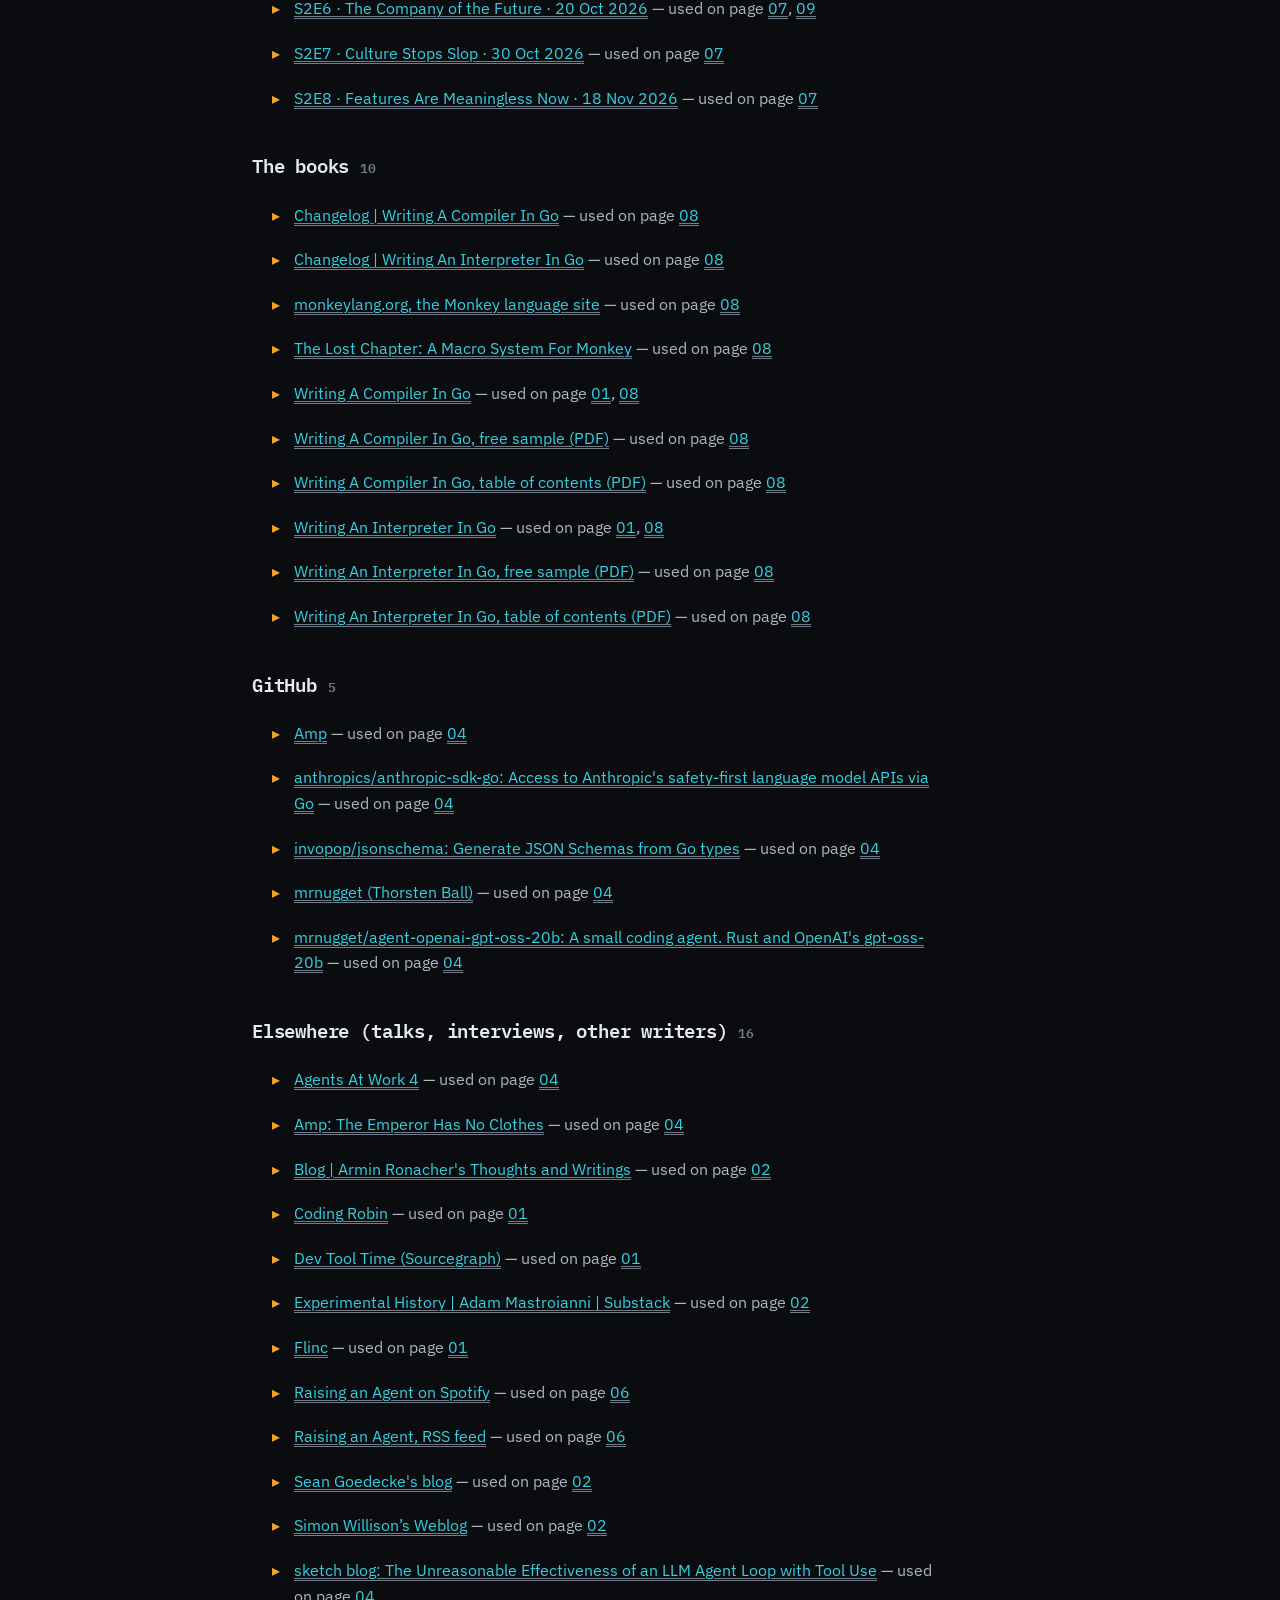
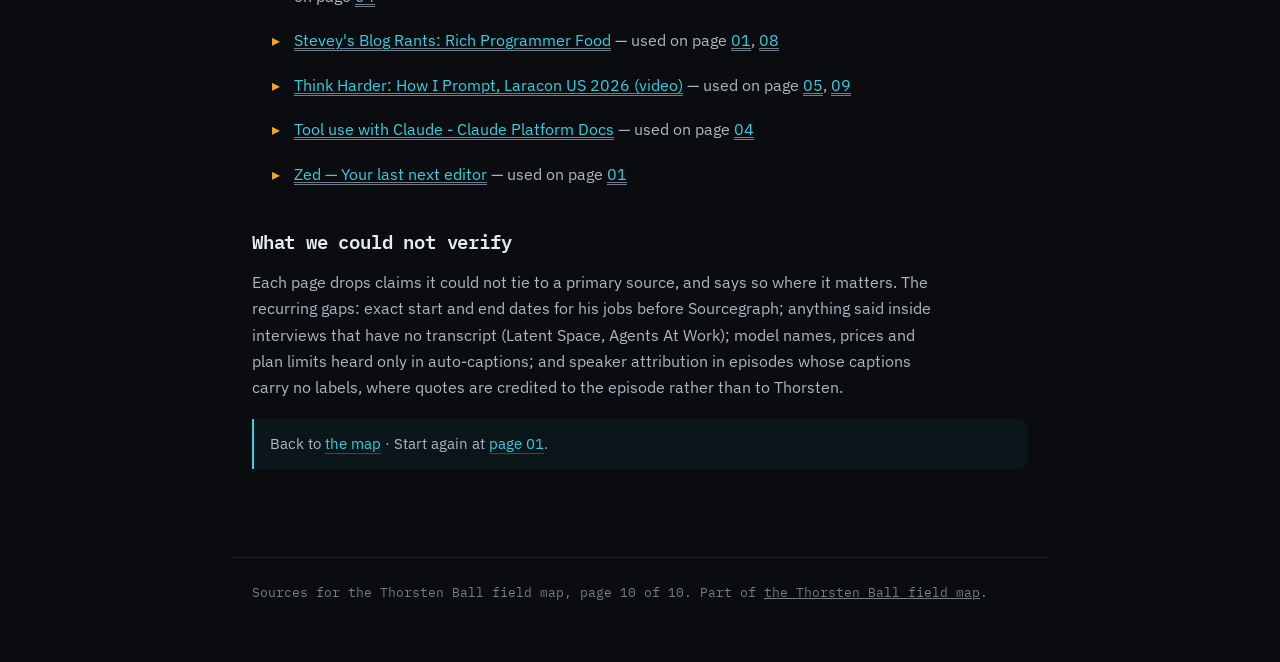
<file: pages/p10.html>
<!DOCTYPE html>
<html lang="en">
<head>
<meta charset="UTF-8" />
<meta name="viewport" content="width=device-width, initial-scale=1.0" />
<title>Sources &mdash; Thorsten Ball, mapped</title>
<meta name="description" content="Every post, note, episode and page the Thorsten Ball field map draws on, grouped and linked, with the pages that use each one." />
<link rel="preconnect" href="https://fonts.googleapis.com" />
<link rel="preconnect" href="https://fonts.gstatic.com" crossorigin />
<link href="https://fonts.googleapis.com/css2?family=IBM+Plex+Mono:wght@400;500;600;700&family=IBM+Plex+Sans:wght@400;500;600;700&display=swap" rel="stylesheet" />
<link rel="stylesheet" href="../paper.css" />
</head>
<body>
<header class="bar"><div class="bar-in">
  <div class="brand"><span class="dot"></span>THORSTEN&nbsp;//&nbsp;FIELD&nbsp;MAP</div>
  <a class="back" href="../index.html#craft">&larr; the map</a>
</div></header>
<main>
  <div class="eyebrow"><span class="box bb mono">HOW HE WORKS &middot; PAGE 10 OF 10</span><span class="mono">192 sources &middot; checked 2026-11-21</span></div>
  <h1>Sources</h1>
  <div class="authors">Every external link the other nine pages use, grouped by where it lives, with the pages that cite it.</div>
  <div class="tldr"><b>How this list was made &mdash;</b> It is generated from the links on pages 01&ndash;09, so it holds exactly what the map cites and nothing else. Every link was fetched with a browser user agent on 2026-11-21. Podcast timestamps are collapsed to one entry per episode; the pages themselves link into the exact minute. Release dates for Raising an Agent come from the show&rsquo;s RSS feed, not YouTube, because the season 1 videos were re-uploaded in December 2025.</div>
  <p class="lead">Start with the primary sources: <a class="lnk" href="https://thorstenball.com/" target="_blank" rel="noopener">thorstenball.com</a>, the <a class="lnk" href="https://registerspill.thorstenball.com/archive" target="_blank" rel="noopener">Register Spill archive</a>, Amp&rsquo;s <a class="lnk" href="https://ampcode.com/notes" target="_blank" rel="noopener">notes</a> and <a class="lnk" href="https://ampcode.com/podcast" target="_blank" rel="noopener">podcast page</a> (also on <a class="lnk" href="https://open.spotify.com/show/1AL44JiuDAszIPDnLNzBIu" target="_blank" rel="noopener">Spotify</a> and as <a class="lnk" href="https://ampcode.com/podcast.rss" target="_blank" rel="noopener">RSS</a>), and the two book sites.</p>
  <h2 id="thorstenball-com">thorstenball.com <span class="mono" style="font-size:13px;color:var(--ink-dim)">18</span></h2>
  <ul class="readings">
    <li><a href="https://registerspill.thorstenball.com/about" target="_blank" rel="noopener">About - Register Spill</a> — used on page <a href="p02.html">02</a>, <a href="p03.html">03</a>, <a href="p09.html">09</a></li>
    <li><a href="https://thorstenball.com/" target="_blank" rel="noopener">About me</a> — used on page <a href="p01.html">01</a>, <a href="p09.html">09</a></li>
    <li><a href="https://thorstenball.com/blog" target="_blank" rel="noopener">Blog</a> — used on page <a href="p03.html">03</a></li>
    <li><a href="https://thorstenball.com/books" target="_blank" rel="noopener">Books</a> — used on page <a href="p01.html">01</a>, <a href="p08.html">08</a></li>
    <li><a href="https://thorstenball.com/blog/2020/09/08/how-can-you-not-be-romantic-about-programming" target="_blank" rel="noopener">How can you not be romantic about programming?</a> — used on page <a href="p03.html">03</a></li>
    <li><a href="https://thorstenball.com/blog/2019/04/09/learn-more-programming-languages" target="_blank" rel="noopener">Learn more programming languages, even if you won't use them</a> — used on page <a href="p03.html">03</a></li>
    <li><a href="https://thorstenball.com/blog/2020/09/01/typing-can-be-the-bottleneck" target="_blank" rel="noopener">No, typing can be the bottleneck</a> — used on page <a href="p03.html">03</a>, <a href="p09.html">09</a></li>
    <li><a href="https://thorstenball.com/podcasts" target="_blank" rel="noopener">Podcasts</a> — used on page <a href="p04.html">04</a></li>
    <li><a href="https://thorstenball.com/blog/2022/05/17/professional-programming-the-first-10-years" target="_blank" rel="noopener">Professional Programming: The First 10 Years</a> — used on page <a href="p01.html">01</a>, <a href="p03.html">03</a></li>
    <li><a href="https://thorstenball.com/talks" target="_blank" rel="noopener">Talks</a> — used on page <a href="p01.html">01</a></li>
    <li><a href="https://thorstenball.com/blog/2017/06/28/the-lost-chapter-a-macro-system-for-monkey" target="_blank" rel="noopener">The Lost Chapter: A Macro System For Monkey</a> — used on page <a href="p08.html">08</a></li>
    <li><a href="https://thorstenball.com/blog/2018/09/04/the-tools-i-use-to-write-books" target="_blank" rel="noopener">The Tools I Use To Write Books</a> — used on page <a href="p03.html">03</a>, <a href="p08.html">08</a></li>
    <li><a href="https://thorstenball.com/talks/how-i-prompt" target="_blank" rel="noopener">Think Harder: How I Prompt — Thorsten Ball, Laracon US 2026</a> — used on page <a href="p05.html">05</a>, <a href="p09.html">09</a></li>
    <li><a href="https://thorstenball.com/blog/2014/11/20/unicorn-unix-magic-tricks" target="_blank" rel="noopener">Unicorn Unix Magic Tricks</a> — used on page <a href="p03.html">03</a></li>
    <li><a href="https://thorstenball.com/blog/2026/09/19/what-i-believe-about-the-future-of-software-development" target="_blank" rel="noopener">What I believe about the future of software development</a> — used on page <a href="p01.html">01</a>, <a href="p05.html">05</a>, <a href="p07.html">07</a>, <a href="p08.html">08</a></li>
    <li><a href="https://thorstenball.com/blog/2017/01/16/what-i-didnt-do-to-write-a-book" target="_blank" rel="noopener">What I didn't do to write a book</a> — used on page <a href="p03.html">03</a>, <a href="p08.html">08</a></li>
    <li><a href="https://thorstenball.com/blog/2016/11/30/why-i-wrote-a-book-about-interpreters" target="_blank" rel="noopener">Why I Wrote a Book About Interpreters</a> — used on page <a href="p08.html">08</a></li>
    <li><a href="https://thorstenball.com/blog/2017/02/22/writing-an-interpreter-in-go-the-paperback-edition" target="_blank" rel="noopener">Writing An Interpreter In Go: The Paperback Edition</a> — used on page <a href="p08.html">08</a></li>
  </ul>
  <h2 id="register-spill-essays">Register Spill essays <span class="mono" style="font-size:13px;color:var(--ink-dim)">48</span></h2>
  <ul class="readings">
    <li><span class="mono">2023-04-02</span> · <a href="https://registerspill.thorstenball.com/p/coming-soon" target="_blank" rel="noopener">What is Register Spill?</a> — used on page <a href="p02.html">02</a></li>
    <li><span class="mono">2023-04-09</span> · <a href="https://registerspill.thorstenball.com/p/two-types-of-software-engineers" target="_blank" rel="noopener">Two types of software engineers</a> — used on page <a href="p03.html">03</a></li>
    <li><span class="mono">2023-05-07</span> · <a href="https://registerspill.thorstenball.com/p/the-messy-page" target="_blank" rel="noopener">The Messy Page</a> — used on page <a href="p01.html">01</a></li>
    <li><span class="mono">2023-05-12</span> · <a href="https://registerspill.thorstenball.com/p/the-age-of-a-software-project" target="_blank" rel="noopener">The Age of a Software Project</a> — used on page <a href="p03.html">03</a></li>
    <li><span class="mono">2023-05-28</span> · <a href="https://registerspill.thorstenball.com/p/what-do-others-do-without-tests" target="_blank" rel="noopener">What do others do without tests?</a> — used on page <a href="p09.html">09</a></li>
    <li><span class="mono">2023-06-04</span> · <a href="https://registerspill.thorstenball.com/p/making-a-plan" target="_blank" rel="noopener">Making a plan</a> — used on page <a href="p03.html">03</a>, <a href="p09.html">09</a></li>
    <li><span class="mono">2023-06-25</span> · <a href="https://registerspill.thorstenball.com/p/cadence-of-code" target="_blank" rel="noopener">Cadence of Code</a> — used on page <a href="p08.html">08</a></li>
    <li><span class="mono">2023-07-09</span> · <a href="https://registerspill.thorstenball.com/p/the-most-powerful-law-in-software" target="_blank" rel="noopener">The Most Powerful Law in Software</a> — used on page <a href="p03.html">03</a></li>
    <li><span class="mono">2023-07-16</span> · <a href="https://registerspill.thorstenball.com/p/nothing-in-my-way-except-myself" target="_blank" rel="noopener">Nothing in My Way Except Myself</a> — used on page <a href="p08.html">08</a></li>
    <li><span class="mono">2023-07-23</span> · <a href="https://registerspill.thorstenball.com/p/allergic-to-waiting" target="_blank" rel="noopener">Allergic to Waiting</a> — used on page <a href="p09.html">09</a></li>
    <li><span class="mono">2023-08-12</span> · <a href="https://registerspill.thorstenball.com/p/programming-in-a-well-tested-system" target="_blank" rel="noopener">Programming in a Well-Tested System</a> — used on page <a href="p09.html">09</a></li>
    <li><span class="mono">2023-09-03</span> · <a href="https://registerspill.thorstenball.com/p/momentum" target="_blank" rel="noopener">Momentum</a> — used on page <a href="p09.html">09</a></li>
    <li><span class="mono">2023-12-03</span> · <a href="https://registerspill.thorstenball.com/p/polishing-forks" target="_blank" rel="noopener">Polishing Forks</a> — used on page <a href="p03.html">03</a></li>
    <li><span class="mono">2023-12-15</span> · <a href="https://registerspill.thorstenball.com/p/leaving-sourcegraph" target="_blank" rel="noopener">Leaving Sourcegraph</a> — used on page <a href="p01.html">01</a>, <a href="p03.html">03</a>, <a href="p08.html">08</a></li>
    <li><span class="mono">2024-01-07</span> · <a href="https://registerspill.thorstenball.com/p/new-year-new-job-new-machine" target="_blank" rel="noopener">New year, new job, new machine</a> — used on page <a href="p01.html">01</a>, <a href="p09.html">09</a></li>
    <li><span class="mono">2024-01-14</span> · <a href="https://registerspill.thorstenball.com/p/how-fast-is-your-shell" target="_blank" rel="noopener">How fast is your shell?</a> — used on page <a href="p03.html">03</a>, <a href="p09.html">09</a></li>
    <li><span class="mono">2024-01-21</span> · <a href="https://registerspill.thorstenball.com/p/which-command-did-you-run-1731-days" target="_blank" rel="noopener">Which command did you run 1731 days ago?</a> — used on page <a href="p09.html">09</a></li>
    <li><span class="mono">2024-01-28</span> · <a href="https://registerspill.thorstenball.com/p/63-unpopular-opinions" target="_blank" rel="noopener">63 Unpopular Opinions</a> — used on page <a href="p03.html">03</a></li>
    <li><span class="mono">2024-02-11</span> · <a href="https://registerspill.thorstenball.com/p/the-lightness-of-unscheduled-calls" target="_blank" rel="noopener">The Lightness of Unscheduled Calls</a> — used on page <a href="p09.html">09</a></li>
    <li><span class="mono">2024-02-17</span> · <a href="https://registerspill.thorstenball.com/p/from-1s-to-4ms" target="_blank" rel="noopener">From 1s to 4ms</a> — used on page <a href="p03.html">03</a>, <a href="p09.html">09</a></li>
    <li><span class="mono">2024-03-02</span> · <a href="https://registerspill.thorstenball.com/p/how-i-use-ai" target="_blank" rel="noopener">How I Use AI</a> — used on page <a href="p01.html">01</a>, <a href="p05.html">05</a></li>
    <li><span class="mono">2024-03-16</span> · <a href="https://registerspill.thorstenball.com/p/a-few-words-on-testing" target="_blank" rel="noopener">A Few Words on Testing</a> — used on page <a href="p03.html">03</a>, <a href="p09.html">09</a></li>
    <li><span class="mono">2024-03-23</span> · <a href="https://registerspill.thorstenball.com/p/the-basics" target="_blank" rel="noopener">The Basics</a> — used on page <a href="p03.html">03</a>, <a href="p07.html">07</a></li>
    <li><span class="mono">2024-04-05</span> · <a href="https://registerspill.thorstenball.com/p/from-vim-to-zed" target="_blank" rel="noopener">From Vim to Zed</a> — used on page <a href="p01.html">01</a>, <a href="p03.html">03</a>, <a href="p09.html">09</a></li>
    <li><span class="mono">2024-04-14</span> · <a href="https://registerspill.thorstenball.com/p/a-feat-of-engineering" target="_blank" rel="noopener">A Feat of Engineering</a> — used on page <a href="p03.html">03</a></li>
    <li><span class="mono">2024-04-28</span> · <a href="https://registerspill.thorstenball.com/p/my-setup-april-2024" target="_blank" rel="noopener">My Setup, April 2024</a> — used on page <a href="p09.html">09</a></li>
    <li><span class="mono">2024-05-04</span> · <a href="https://registerspill.thorstenball.com/p/my-favorite-teacher" target="_blank" rel="noopener">My favorite teacher</a> — used on page <a href="p03.html">03</a></li>
    <li><span class="mono">2024-05-10</span> · <a href="https://registerspill.thorstenball.com/p/exploring-the-c4-compiler" target="_blank" rel="noopener">Exploring the c4... compiler?</a> — used on page <a href="p08.html">08</a></li>
    <li><span class="mono">2024-05-17</span> · <a href="https://registerspill.thorstenball.com/p/from-any-spot-on-the-field" target="_blank" rel="noopener">From Any Spot on the Field</a> — used on page <a href="p03.html">03</a></li>
    <li><span class="mono">2024-06-01</span> · <a href="https://registerspill.thorstenball.com/p/be-findable" target="_blank" rel="noopener">Be findable</a> — used on page <a href="p03.html">03</a></li>
    <li><span class="mono">2024-07-06</span> · <a href="https://registerspill.thorstenball.com/p/with-nothing-to-do" target="_blank" rel="noopener">With Nothing to Do</a> — used on page <a href="p03.html">03</a></li>
    <li><span class="mono">2024-08-04</span> · <a href="https://registerspill.thorstenball.com/p/things-you-can-to-with-codebases" target="_blank" rel="noopener">Things you can do with codebases</a> — used on page <a href="p02.html">02</a></li>
    <li><span class="mono">2024-08-10</span> · <a href="https://registerspill.thorstenball.com/p/its-in-the-stories" target="_blank" rel="noopener">It's in the stories</a> — used on page <a href="p02.html">02</a></li>
    <li><span class="mono">2024-08-17</span> · <a href="https://registerspill.thorstenball.com/p/seconds-an-eternity" target="_blank" rel="noopener">Second's an Eternity</a> — used on page <a href="p02.html">02</a>, <a href="p03.html">03</a></li>
    <li><span class="mono">2024-08-25</span> · <a href="https://registerspill.thorstenball.com/p/no-really-yagni" target="_blank" rel="noopener">No, really: YAGNI</a> — used on page <a href="p02.html">02</a>, <a href="p03.html">03</a></li>
    <li><span class="mono">2024-08-31</span> · <a href="https://registerspill.thorstenball.com/p/leave-something-for-tomorrow" target="_blank" rel="noopener">Leave something for tomorrow</a> — used on page <a href="p02.html">02</a>, <a href="p03.html">03</a>, <a href="p09.html">09</a></li>
    <li><span class="mono">2024-09-27</span> · <a href="https://registerspill.thorstenball.com/p/skin-shedding-code" target="_blank" rel="noopener">Skin-Shedding Code</a> — used on page <a href="p03.html">03</a></li>
    <li><span class="mono">2024-10-02</span> · <a href="https://registerspill.thorstenball.com/p/glad-i-did-it-in-go" target="_blank" rel="noopener">Glad I did it in Go</a> — used on page <a href="p03.html">03</a>, <a href="p08.html">08</a></li>
    <li><span class="mono">2024-10-09</span> · <a href="https://registerspill.thorstenball.com/p/use-data-that-looks-like-data" target="_blank" rel="noopener">Use data that looks like data</a> — used on page <a href="p03.html">03</a></li>
    <li><span class="mono">2024-10-16</span> · <a href="https://registerspill.thorstenball.com/p/how-i-use-git" target="_blank" rel="noopener">How I use git</a> — used on page <a href="p03.html">03</a>, <a href="p09.html">09</a></li>
    <li><span class="mono">2024-11-20</span> · <a href="https://registerspill.thorstenball.com/p/they-all-use-it" target="_blank" rel="noopener">They all use it</a> — used on page <a href="p01.html">01</a>, <a href="p03.html">03</a>, <a href="p05.html">05</a></li>
    <li><span class="mono">2024-12-18</span> · <a href="https://registerspill.thorstenball.com/p/surely-not-all-codes-worth-it" target="_blank" rel="noopener">Surely not all code's worth it</a> — used on page <a href="p03.html">03</a>, <a href="p05.html">05</a></li>
    <li><span class="mono">2025-01-22</span> · <a href="https://registerspill.thorstenball.com/p/judging-code" target="_blank" rel="noopener">Judging Code</a> — used on page <a href="p02.html">02</a>, <a href="p05.html">05</a></li>
    <li><span class="mono">2025-01-30</span> · <a href="https://registerspill.thorstenball.com/p/how-might-ai-change-programming" target="_blank" rel="noopener">How might AI change programming?</a> — used on page <a href="p01.html">01</a>, <a href="p02.html">02</a>, <a href="p05.html">05</a></li>
    <li><span class="mono">2025-05-06</span> · <a href="https://registerspill.thorstenball.com/p/theres-beauty-in-ai" target="_blank" rel="noopener">There's Beauty in AI</a> — used on page <a href="p01.html">01</a>, <a href="p02.html">02</a>, <a href="p05.html">05</a>, <a href="p06.html">06</a>, <a href="p08.html">08</a></li>
    <li><span class="mono">2025-09-21</span> · <a href="https://registerspill.thorstenball.com/p/a-new-kind-of-code" target="_blank" rel="noopener">A New Kind of Code</a> — used on page <a href="p01.html">01</a>, <a href="p02.html">02</a>, <a href="p05.html">05</a></li>
    <li><span class="mono">2026-06-02</span> · <a href="https://registerspill.thorstenball.com/p/building-software-is-learning" target="_blank" rel="noopener">Building Software Is Learning</a> — used on page <a href="p01.html">01</a>, <a href="p02.html">02</a>, <a href="p03.html">03</a>, <a href="p05.html">05</a></li>
    <li><span class="mono">2026-07-08</span> · <a href="https://registerspill.thorstenball.com/p/ownership" target="_blank" rel="noopener">Ownership</a> — used on page <a href="p02.html">02</a>, <a href="p03.html">03</a>, <a href="p05.html">05</a>, <a href="p09.html">09</a></li>
  </ul>
  <h2 id="joy-curiosity-issues">Joy &amp; Curiosity issues <span class="mono" style="font-size:13px;color:var(--ink-dim)">32</span></h2>
  <ul class="readings">
    <li><span class="mono">2024-09-07</span> · <a href="https://registerspill.thorstenball.com/p/joy-and-curiosity-70" target="_blank" rel="noopener">Joy &amp; Curiosity #6</a> — used on page <a href="p02.html">02</a></li>
    <li><span class="mono">2024-10-06</span> · <a href="https://registerspill.thorstenball.com/p/joy-and-curiosity-9" target="_blank" rel="noopener">Joy &amp; Curiosity #9</a> — used on page <a href="p02.html">02</a></li>
    <li><span class="mono">2025-01-05</span> · <a href="https://registerspill.thorstenball.com/p/joy-and-curiosity-21" target="_blank" rel="noopener">Joy &amp; Curiosity #21</a> — used on page <a href="p02.html">02</a></li>
    <li><span class="mono">2025-01-26</span> · <a href="https://registerspill.thorstenball.com/p/joy-and-curiosity-24" target="_blank" rel="noopener">Joy &amp; Curiosity #24</a> — used on page <a href="p01.html">01</a>, <a href="p02.html">02</a></li>
    <li><span class="mono">2025-02-01</span> · <a href="https://registerspill.thorstenball.com/p/joy-and-curiosity-25" target="_blank" rel="noopener">Joy &amp; Curiosity #25</a> — used on page <a href="p02.html">02</a></li>
    <li><span class="mono">2025-03-15</span> · <a href="https://registerspill.thorstenball.com/p/joy-and-curiosity-31" target="_blank" rel="noopener">Joy &amp; Curiosity #31</a> — used on page <a href="p02.html">02</a></li>
    <li><span class="mono">2025-04-05</span> · <a href="https://registerspill.thorstenball.com/p/joy-and-curiosity-34" target="_blank" rel="noopener">Joy &amp; Curiosity #34</a> — used on page <a href="p02.html">02</a>, <a href="p06.html">06</a></li>
    <li><span class="mono">2025-04-20</span> · <a href="https://registerspill.thorstenball.com/p/joy-and-curiosity-36" target="_blank" rel="noopener">Joy &amp; Curiosity #36</a> — used on page <a href="p04.html">04</a></li>
    <li><span class="mono">2025-05-24</span> · <a href="https://registerspill.thorstenball.com/p/joy-and-curiosity-40" target="_blank" rel="noopener">Joy &amp; Curiosity #40</a> — used on page <a href="p04.html">04</a></li>
    <li><span class="mono">2025-06-28</span> · <a href="https://registerspill.thorstenball.com/p/joy-and-curiosity-43" target="_blank" rel="noopener">Joy &amp; Curiosity #43</a> — used on page <a href="p02.html">02</a></li>
    <li><span class="mono">2025-08-10</span> · <a href="https://registerspill.thorstenball.com/p/joy-and-curiosity-49" target="_blank" rel="noopener">Joy &amp; Curiosity #49</a> — used on page <a href="p04.html">04</a></li>
    <li><span class="mono">2025-12-07</span> · <a href="https://registerspill.thorstenball.com/p/joy-and-curiosity-65" target="_blank" rel="noopener">Joy &amp; Curiosity #65</a> — used on page <a href="p01.html">01</a>, <a href="p02.html">02</a></li>
    <li><span class="mono">2026-01-03</span> · <a href="https://registerspill.thorstenball.com/p/joy-and-curiosity-68" target="_blank" rel="noopener">Joy &amp; Curiosity #68</a> — used on page <a href="p02.html">02</a>, <a href="p05.html">05</a></li>
    <li><span class="mono">2026-01-25</span> · <a href="https://registerspill.thorstenball.com/p/joy-and-curiosity-71" target="_blank" rel="noopener">Joy &amp; Curiosity #71</a> — used on page <a href="p06.html">06</a></li>
    <li><span class="mono">2026-02-01</span> · <a href="https://registerspill.thorstenball.com/p/joy-and-curiosity-72" target="_blank" rel="noopener">Joy &amp; Curiosity #72</a> — used on page <a href="p02.html">02</a></li>
    <li><span class="mono">2026-02-08</span> · <a href="https://registerspill.thorstenball.com/p/joy-and-curiosity-73" target="_blank" rel="noopener">Joy &amp; Curiosity #73</a> — used on page <a href="p05.html">05</a>, <a href="p06.html">06</a></li>
    <li><span class="mono">2026-02-21</span> · <a href="https://registerspill.thorstenball.com/p/joy-and-curiosity-75" target="_blank" rel="noopener">Joy &amp; Curiosity #75</a> — used on page <a href="p02.html">02</a></li>
    <li><span class="mono">2026-03-15</span> · <a href="https://registerspill.thorstenball.com/p/joy-and-curiosity-78" target="_blank" rel="noopener">Joy &amp; Curiosity #78</a> — used on page <a href="p02.html">02</a></li>
    <li><span class="mono">2026-03-22</span> · <a href="https://registerspill.thorstenball.com/p/joy-and-curiosity-79" target="_blank" rel="noopener">Joy &amp; Curiosity #79</a> — used on page <a href="p01.html">01</a></li>
    <li><span class="mono">2026-03-29</span> · <a href="https://registerspill.thorstenball.com/p/joy-and-curiosity-80" target="_blank" rel="noopener">Joy &amp; Curiosity #80</a> — used on page <a href="p02.html">02</a>, <a href="p05.html">05</a></li>
    <li><span class="mono">2026-04-26</span> · <a href="https://registerspill.thorstenball.com/p/joy-and-curiosity-83" target="_blank" rel="noopener">Joy &amp; Curiosity #83</a> — used on page <a href="p02.html">02</a></li>
    <li><span class="mono">2026-05-24</span> · <a href="https://registerspill.thorstenball.com/p/joy-and-curiosity-87" target="_blank" rel="noopener">Joy &amp; Curiosity #87</a> — used on page <a href="p01.html">01</a></li>
    <li><span class="mono">2026-06-07</span> · <a href="https://registerspill.thorstenball.com/p/joy-and-curiosity-89" target="_blank" rel="noopener">Joy &amp; Curiosity #89</a> — used on page <a href="p02.html">02</a></li>
    <li><span class="mono">2026-07-04</span> · <a href="https://registerspill.thorstenball.com/p/joy-and-curiosity-90" target="_blank" rel="noopener">Joy &amp; Curiosity #90</a> — used on page <a href="p02.html">02</a></li>
    <li><span class="mono">2026-08-16</span> · <a href="https://registerspill.thorstenball.com/p/joy-and-curiosity-95" target="_blank" rel="noopener">Joy &amp; Curiosity #95</a> — used on page <a href="p02.html">02</a></li>
    <li><span class="mono">2026-08-23</span> · <a href="https://registerspill.thorstenball.com/p/joy-and-curiosity-96" target="_blank" rel="noopener">Joy &amp; Curiosity #96</a> — used on page <a href="p08.html">08</a></li>
    <li><span class="mono">2026-09-12</span> · <a href="https://registerspill.thorstenball.com/p/joy-and-curiosity-99" target="_blank" rel="noopener">Joy &amp; Curiosity #99</a> — used on page <a href="p07.html">07</a></li>
    <li><span class="mono">2026-10-25</span> · <a href="https://registerspill.thorstenball.com/p/joy-and-curiosity-103" target="_blank" rel="noopener">Joy &amp; Curiosity #103</a> — used on page <a href="p07.html">07</a></li>
    <li><span class="mono">2026-11-01</span> · <a href="https://registerspill.thorstenball.com/p/joy-and-curiosity-104" target="_blank" rel="noopener">Joy &amp; Curiosity #104</a> — used on page <a href="p07.html">07</a></li>
    <li><span class="mono">2026-11-08</span> · <a href="https://registerspill.thorstenball.com/p/joy-and-curiosity-105" target="_blank" rel="noopener">Joy &amp; Curiosity #105</a> — used on page <a href="p05.html">05</a></li>
    <li><span class="mono">2026-11-15</span> · <a href="https://registerspill.thorstenball.com/p/joy-and-curiosity-106" target="_blank" rel="noopener">Joy &amp; Curiosity #106</a> — used on page <a href="p07.html">07</a></li>
    <li><span class="mono">2026-11-21</span> · <a href="https://registerspill.thorstenball.com/p/joy-and-curiosity-107" target="_blank" rel="noopener">Joy &amp; Curiosity #107</a> — used on page <a href="p07.html">07</a></li>
  </ul>
  <h2 id="amp-notes-news-and-pages">Amp: notes, news and pages <span class="mono" style="font-size:13px;color:var(--ink-dim)">27</span></h2>
  <ul class="readings">
    <li><a href="https://ampcode.com/about" target="_blank" rel="noopener">About</a> — used on page <a href="p01.html">01</a></li>
    <li><a href="https://ampcode.com/notes/agents-for-the-agent" target="_blank" rel="noopener">Agents for the Agent</a> — used on page <a href="p05.html">05</a>, <a href="p06.html">06</a></li>
    <li><a href="https://ampcode.com/news/agents-in-orbs" target="_blank" rel="noopener">Agents in Orbs</a> — used on page <a href="p05.html">05</a>, <a href="p07.html">07</a></li>
    <li><a href="https://ampcode.com/news/amp-inc" target="_blank" rel="noopener">Amp Frontier Corporation</a> — used on page <a href="p01.html">01</a></li>
    <li><a href="https://ampcode.com/notes/how-i-use-amp" target="_blank" rel="noopener">Amp is now available. Here's how I use it.</a> — used on page <a href="p01.html">01</a>, <a href="p05.html">05</a>, <a href="p06.html">06</a>, <a href="p09.html">09</a></li>
    <li><a href="https://amplabs.com/" target="_blank" rel="noopener">Amp Labs - Software After Software</a> — used on page <a href="p01.html">01</a></li>
    <li><a href="https://ampcode.com/news/default-claude-sonnet-4" target="_blank" rel="noopener">Amp Now Uses Claude Sonnet 4</a> — used on page <a href="p06.html">06</a></li>
    <li><a href="https://ampcode.com/news/neo" target="_blank" rel="noopener">Amp, Rebuilt</a> — used on page <a href="p07.html">07</a></li>
    <li><a href="https://ampcode.com/news/boxes" target="_blank" rel="noopener">Boxes</a> — used on page <a href="p07.html">07</a></li>
    <li><a href="https://ampcode.com/news/gemini-3" target="_blank" rel="noopener">Gemini 3 Pro</a> — used on page <a href="p06.html">06</a></li>
    <li><a href="https://ampcode.com/news/deep-mode" target="_blank" rel="noopener">Go Deep</a> — used on page <a href="p06.html">06</a></li>
    <li><a href="https://ampcode.com/news/handoff" target="_blank" rel="noopener">Handoff (No More Compaction)</a> — used on page <a href="p06.html">06</a></li>
    <li><a href="https://ampcode.com/notes/how-to-build-an-agent" target="_blank" rel="noopener">How to Build an Agent</a> — used on page <a href="p01.html">01</a>, <a href="p04.html">04</a>, <a href="p05.html">05</a>, <a href="p06.html">06</a>, <a href="p08.html">08</a></li>
    <li><a href="https://ampcode.com/news/macos-satellites" target="_blank" rel="noopener">macOS Satellites</a> — used on page <a href="p07.html">07</a></li>
    <li><a href="https://ampcode.com/news/meet-puck" target="_blank" rel="noopener">Meet Puck</a> — used on page <a href="p07.html">07</a></li>
    <li><a href="https://ampcode.com/news/opus-4.5" target="_blank" rel="noopener">Opus 4.5: Better, Faster, Often Cheaper</a> — used on page <a href="p06.html">06</a></li>
    <li><a href="https://ampcode.com/news/oracle" target="_blank" rel="noopener">Oracle</a> — used on page <a href="p06.html">06</a></li>
    <li><a href="https://ampcode.com/notes/orbs-explained" target="_blank" rel="noopener">Orbs, Explained</a> — used on page <a href="p05.html">05</a>, <a href="p07.html">07</a></li>
    <li><a href="https://ampcode.com/news/portals" target="_blank" rel="noopener">Portals into Orbs</a> — used on page <a href="p07.html">07</a></li>
    <li><a href="https://ampcode.com/notes/putting-an-agent-in-an-orb" target="_blank" rel="noopener">Putting an Agent in an Orb</a> — used on page <a href="p05.html">05</a>, <a href="p07.html">07</a></li>
    <li><a href="https://ampcode.com/podcast" target="_blank" rel="noopener">Raising an Agent — a podcast by Quinn Slack and Thorsten Ball</a> — used on page <a href="p06.html">06</a>, <a href="p07.html">07</a></li>
    <li><a href="https://ampcode.com/news/self-hosted-orbs" target="_blank" rel="noopener">Self-Hosted Orbs</a> — used on page <a href="p07.html">07</a></li>
    <li><a href="https://ampcode.com/news/spaces" target="_blank" rel="noopener">Spaces</a> — used on page <a href="p07.html">07</a></li>
    <li><a href="https://ampcode.com/news/the-coding-agent-is-dead" target="_blank" rel="noopener">The Coding Agent Is Dead</a> — used on page <a href="p06.html">06</a>, <a href="p07.html">07</a></li>
    <li><a href="https://ampcode.com/news/amp-free-frontier" target="_blank" rel="noopener">The Frontier Is Now Free</a> — used on page <a href="p06.html">06</a></li>
    <li><a href="https://ampcode.com/news/use-your-claude-plan" target="_blank" rel="noopener">Use Your Claude Subscription in Amp</a> — used on page <a href="p06.html">06</a></li>
    <li><a href="https://ampcode.com/notes/what-i-want-to-tell-you-about-orbs" target="_blank" rel="noopener">What I Want to Tell You About Orbs</a> — used on page <a href="p05.html">05</a>, <a href="p07.html">07</a></li>
  </ul>
  <h2 id="raising-an-agent-episode-pages">Raising an Agent (episode pages) <span class="mono" style="font-size:13px;color:var(--ink-dim)">18</span></h2>
  <ul class="readings">
    <li><a href="https://ampcode.com/podcast/episode-1" target="_blank" rel="noopener">S1E1 · Episode 1</a> — used on page <a href="p01.html">01</a>, <a href="p04.html">04</a>, <a href="p06.html">06</a></li>
    <li><a href="https://ampcode.com/podcast/episode-2" target="_blank" rel="noopener">S1E2 · Episode 2</a> — used on page <a href="p06.html">06</a></li>
    <li><a href="https://ampcode.com/podcast/episode-3" target="_blank" rel="noopener">S1E3 · Episode 3</a> — used on page <a href="p06.html">06</a></li>
    <li><a href="https://ampcode.com/podcast/episode-4" target="_blank" rel="noopener">S1E4 · Episode 4</a> — used on page <a href="p06.html">06</a></li>
    <li><a href="https://ampcode.com/podcast/episode-5" target="_blank" rel="noopener">S1E5 · Episode 5</a> — used on page <a href="p06.html">06</a></li>
    <li><a href="https://ampcode.com/podcast/episode-6" target="_blank" rel="noopener">S1E6 · Episode 6</a> — used on page <a href="p06.html">06</a></li>
    <li><a href="https://ampcode.com/podcast/episode-7" target="_blank" rel="noopener">S1E7 · Episode 7</a> — used on page <a href="p06.html">06</a></li>
    <li><a href="https://ampcode.com/podcast/episode-8" target="_blank" rel="noopener">S1E8 · Episode 8</a> — used on page <a href="p06.html">06</a></li>
    <li><a href="https://ampcode.com/podcast/episode-9" target="_blank" rel="noopener">S1E9 · Episode 9</a> — used on page <a href="p06.html">06</a></li>
    <li><a href="https://ampcode.com/podcast/episode-10" target="_blank" rel="noopener">S1E10 · Episode 10</a> — used on page <a href="p06.html">06</a></li>
    <li><a href="https://ampcode.com/podcast/season-02/episode-01" target="_blank" rel="noopener">S2E1 · The Local Dev Env is Dead</a> — used on page <a href="p07.html">07</a></li>
    <li><a href="https://ampcode.com/podcast/season-02/episode-02" target="_blank" rel="noopener">S2E2 · Orbs and Jellyware</a> — used on page <a href="p07.html">07</a></li>
    <li><a href="https://ampcode.com/podcast/season-02/episode-03" target="_blank" rel="noopener">S2E3 · When Tokens Flow Like Electricity</a> — used on page <a href="p07.html">07</a></li>
    <li><a href="https://ampcode.com/podcast/season-02/episode-04" target="_blank" rel="noopener">S2E4 · What Is the Computer For Now?</a> — used on page <a href="p07.html">07</a></li>
    <li><a href="https://ampcode.com/podcast/season-02/episode-05" target="_blank" rel="noopener">S2E5 · Stop Boxing In Your Agent</a> — used on page <a href="p07.html">07</a></li>
    <li><a href="https://ampcode.com/podcast/season-02/episode-06" target="_blank" rel="noopener">S2E6 · The Company of the Future</a> — used on page <a href="p07.html">07</a></li>
    <li><a href="https://ampcode.com/podcast/season-02/episode-07" target="_blank" rel="noopener">S2E7 · Culture Stops Slop</a> — used on page <a href="p07.html">07</a></li>
    <li><a href="https://ampcode.com/podcast/season-02/episode-08" target="_blank" rel="noopener">S2E8 · Features Are Meaningless Now</a> — used on page <a href="p07.html">07</a></li>
  </ul>
  <h2 id="raising-an-agent-youtube">Raising an Agent (YouTube) <span class="mono" style="font-size:13px;color:var(--ink-dim)">18</span></h2>
  <ul class="readings">
    <li><a href="https://youtu.be/auVu08nXKOw" target="_blank" rel="noopener">S1E1 · Episode 1 · 06 Mar 2025</a> — used on page <a href="p04.html">04</a>, <a href="p06.html">06</a></li>
    <li><a href="https://youtu.be/4N814ziAn4o" target="_blank" rel="noopener">S1E2 · Episode 2 · 13 Mar 2025</a> — used on page <a href="p06.html">06</a></li>
    <li><a href="https://youtu.be/N04FM1e3sbY" target="_blank" rel="noopener">S1E3 · Episode 3 · 28 Mar 2025</a> — used on page <a href="p06.html">06</a></li>
    <li><a href="https://youtu.be/2ITBH4dIfWY" target="_blank" rel="noopener">S1E4 · Episode 4 · 04 Apr 2025</a> — used on page <a href="p06.html">06</a>, <a href="p08.html">08</a></li>
    <li><a href="https://youtu.be/M8kZLuukZgk" target="_blank" rel="noopener">S1E5 · Episode 5 · 14 May 2025</a> — used on page <a href="p06.html">06</a></li>
    <li><a href="https://youtu.be/HVihMH5j8KQ" target="_blank" rel="noopener">S1E6 · Episode 6 · 29 May 2025</a> — used on page <a href="p06.html">06</a></li>
    <li><a href="https://youtu.be/p8a0PePNWlA" target="_blank" rel="noopener">S1E7 · Episode 7 · 22 Jul 2025</a> — used on page <a href="p06.html">06</a></li>
    <li><a href="https://youtu.be/doTI08ukee0" target="_blank" rel="noopener">S1E8 · Episode 8 · 21 Aug 2025</a> — used on page <a href="p06.html">06</a></li>
    <li><a href="https://youtu.be/2wjnV6F2arc" target="_blank" rel="noopener">S1E9 · Episode 9 · 22 Jan 2026</a> — used on page <a href="p06.html">06</a></li>
    <li><a href="https://youtu.be/4rx36wc9ugw" target="_blank" rel="noopener">S1E10 · Episode 10 · 05 Feb 2026</a> — used on page <a href="p06.html">06</a></li>
    <li><a href="https://youtu.be/Kpg_D5MUWnE" target="_blank" rel="noopener">S2E1 · The Local Dev Env is Dead · 17 Jul 2026</a> — used on page <a href="p07.html">07</a></li>
    <li><a href="https://youtu.be/FfCCEZ00RFw" target="_blank" rel="noopener">S2E2 · Orbs and Jellyware · 11 Aug 2026</a> — used on page <a href="p07.html">07</a></li>
    <li><a href="https://youtu.be/SI3N8MCQHfo" target="_blank" rel="noopener">S2E3 · When Tokens Flow Like Electricity · 27 Aug 2026</a> — used on page <a href="p07.html">07</a></li>
    <li><a href="https://youtu.be/7pstrDQ4xLs" target="_blank" rel="noopener">S2E4 · What Is the Computer For Now? · 11 Sep 2026</a> — used on page <a href="p07.html">07</a></li>
    <li><a href="https://youtu.be/3v7dIHh15dk" target="_blank" rel="noopener">S2E5 · Stop Boxing In Your Agent · 25 Sep 2026</a> — used on page <a href="p07.html">07</a></li>
    <li><a href="https://youtu.be/deiLxNZH_DM" target="_blank" rel="noopener">S2E6 · The Company of the Future · 20 Oct 2026</a> — used on page <a href="p07.html">07</a>, <a href="p09.html">09</a></li>
    <li><a href="https://youtu.be/tEse6n4hEJQ" target="_blank" rel="noopener">S2E7 · Culture Stops Slop · 30 Oct 2026</a> — used on page <a href="p07.html">07</a></li>
    <li><a href="https://youtu.be/LAofDfe5s_Q" target="_blank" rel="noopener">S2E8 · Features Are Meaningless Now · 18 Nov 2026</a> — used on page <a href="p07.html">07</a></li>
  </ul>
  <h2 id="the-books">The books <span class="mono" style="font-size:13px;color:var(--ink-dim)">10</span></h2>
  <ul class="readings">
    <li><a href="https://compilerbook.com/changelog" target="_blank" rel="noopener">Changelog | Writing A Compiler In Go</a> — used on page <a href="p08.html">08</a></li>
    <li><a href="https://interpreterbook.com/changelog" target="_blank" rel="noopener">Changelog | Writing An Interpreter In Go</a> — used on page <a href="p08.html">08</a></li>
    <li><a href="https://monkeylang.org/" target="_blank" rel="noopener">monkeylang.org, the Monkey language site</a> — used on page <a href="p08.html">08</a></li>
    <li><a href="https://interpreterbook.com/lost" target="_blank" rel="noopener">The Lost Chapter: A Macro System For Monkey</a> — used on page <a href="p08.html">08</a></li>
    <li><a href="https://compilerbook.com/" target="_blank" rel="noopener">Writing A Compiler In Go</a> — used on page <a href="p01.html">01</a>, <a href="p08.html">08</a></li>
    <li><a href="https://compilerbook.com/sample.pdf" target="_blank" rel="noopener">Writing A Compiler In Go, free sample (PDF)</a> — used on page <a href="p08.html">08</a></li>
    <li><a href="https://compilerbook.com/toc.pdf" target="_blank" rel="noopener">Writing A Compiler In Go, table of contents (PDF)</a> — used on page <a href="p08.html">08</a></li>
    <li><a href="https://interpreterbook.com/" target="_blank" rel="noopener">Writing An Interpreter In Go</a> — used on page <a href="p01.html">01</a>, <a href="p08.html">08</a></li>
    <li><a href="https://interpreterbook.com/sample.pdf" target="_blank" rel="noopener">Writing An Interpreter In Go, free sample (PDF)</a> — used on page <a href="p08.html">08</a></li>
    <li><a href="https://interpreterbook.com/toc.pdf" target="_blank" rel="noopener">Writing An Interpreter In Go, table of contents (PDF)</a> — used on page <a href="p08.html">08</a></li>
  </ul>
  <h2 id="github">GitHub <span class="mono" style="font-size:13px;color:var(--ink-dim)">5</span></h2>
  <ul class="readings">
    <li><a href="https://github.com/ampcode" target="_blank" rel="noopener">Amp</a> — used on page <a href="p04.html">04</a></li>
    <li><a href="https://github.com/anthropics/anthropic-sdk-go" target="_blank" rel="noopener">anthropics/anthropic-sdk-go: Access to Anthropic's safety-first language model APIs via Go</a> — used on page <a href="p04.html">04</a></li>
    <li><a href="https://github.com/invopop/jsonschema" target="_blank" rel="noopener">invopop/jsonschema: Generate JSON Schemas from Go types</a> — used on page <a href="p04.html">04</a></li>
    <li><a href="https://github.com/mrnugget" target="_blank" rel="noopener">mrnugget (Thorsten Ball)</a> — used on page <a href="p04.html">04</a></li>
    <li><a href="https://github.com/mrnugget/agent-openai-gpt-oss-20b" target="_blank" rel="noopener">mrnugget/agent-openai-gpt-oss-20b: A small coding agent. Rust and OpenAI's gpt-oss-20b</a> — used on page <a href="p04.html">04</a></li>
  </ul>
  <h2 id="elsewhere-talks-interviews-other-writers">Elsewhere (talks, interviews, other writers) <span class="mono" style="font-size:13px;color:var(--ink-dim)">16</span></h2>
  <ul class="readings">
    <li><a href="https://youtu.be/J1-W9O3n7j8" target="_blank" rel="noopener">Agents At Work 4</a> — used on page <a href="p04.html">04</a></li>
    <li><a href="https://youtu.be/b4rOVZWLW6E" target="_blank" rel="noopener">Amp: The Emperor Has No Clothes</a> — used on page <a href="p04.html">04</a></li>
    <li><a href="https://lucumr.pocoo.org/" target="_blank" rel="noopener">Blog | Armin Ronacher's Thoughts and Writings</a> — used on page <a href="p02.html">02</a></li>
    <li><a href="https://coding-robin.de/" target="_blank" rel="noopener">Coding Robin</a> — used on page <a href="p01.html">01</a></li>
    <li><a href="https://info.sourcegraph.com/dev-tool-time" target="_blank" rel="noopener">Dev Tool Time (Sourcegraph)</a> — used on page <a href="p01.html">01</a></li>
    <li><a href="https://www.experimental-history.com/" target="_blank" rel="noopener">Experimental History | Adam Mastroianni | Substack</a> — used on page <a href="p02.html">02</a></li>
    <li><a href="https://de.wikipedia.org/wiki/Flinc" target="_blank" rel="noopener">Flinc</a> — used on page <a href="p01.html">01</a></li>
    <li><a href="https://open.spotify.com/show/1AL44JiuDAszIPDnLNzBIu" target="_blank" rel="noopener">Raising an Agent on Spotify</a> — used on page <a href="p06.html">06</a></li>
    <li><a href="https://ampcode.com/podcast.rss" target="_blank" rel="noopener">Raising an Agent, RSS feed</a> — used on page <a href="p06.html">06</a></li>
    <li><a href="https://www.seangoedecke.com/" target="_blank" rel="noopener">Sean Goedecke's blog</a> — used on page <a href="p02.html">02</a></li>
    <li><a href="https://simonwillison.net/" target="_blank" rel="noopener">Simon Willison’s Weblog</a> — used on page <a href="p02.html">02</a></li>
    <li><a href="https://sketch.dev/blog/agent-loop" target="_blank" rel="noopener">sketch blog: The Unreasonable Effectiveness of an LLM Agent Loop with Tool Use</a> — used on page <a href="p04.html">04</a></li>
    <li><a href="https://steve-yegge.blogspot.com/2007/06/rich-programmer-food.html" target="_blank" rel="noopener">Stevey's Blog Rants: Rich Programmer Food</a> — used on page <a href="p01.html">01</a>, <a href="p08.html">08</a></li>
    <li><a href="https://youtu.be/HegqGzD-kvc" target="_blank" rel="noopener">Think Harder: How I Prompt, Laracon US 2026 (video)</a> — used on page <a href="p05.html">05</a>, <a href="p09.html">09</a></li>
    <li><a href="https://platform.claude.com/docs/en/agents-and-tools/tool-use/overview" target="_blank" rel="noopener">Tool use with Claude - Claude Platform Docs</a> — used on page <a href="p04.html">04</a></li>
    <li><a href="https://zed.dev/" target="_blank" rel="noopener">Zed — Your last next editor</a> — used on page <a href="p01.html">01</a></li>
  </ul>

  <h2 id="method">What we could not verify</h2>
  <p>Each page drops claims it could not tie to a primary source, and says so where it matters. The recurring gaps: exact start and end dates for his jobs before Sourcegraph; anything said inside interviews that have no transcript (Latent Space, Agents At Work); model names, prices and plan limits heard only in auto-captions; and speaker attribution in episodes whose captions carry no labels, where quotes are credited to the episode rather than to Thorsten.</p>

  <div class="callout">Back to <a class="lnk" href="../index.html">the map</a> &middot; Start again at <a class="lnk" href="p01.html">page 01</a>.</div>
</main>
<footer>Sources for the Thorsten Ball field map, page 10 of 10. Part of <a href="../index.html">the Thorsten Ball field map</a>.</footer>
<script src="https://idvorkin-ai-tools.github.io/assets/annotate.js" defer></script>
</body>
</html>
</file>
<file: paper.css>
:root{
  --bg:#0A0C0F; --panel:#13171D; --panel-2:#171C23; --line:#262C35; --line-soft:#1d232b;
  --ink:#E7EBF1; --ink-mid:#AEB6C2; --ink-dim:#737D8B;
  --off:#F5A524; --off-bright:#FFC25A; --def:#35CFE0; --def-deep:#1f9aa8; --crit:#E5484D;
  --maxw:820px;
}
*{box-sizing:border-box}
html{scroll-behavior:smooth}
@media (prefers-reduced-motion:reduce){html{scroll-behavior:auto}}
body{
  margin:0;background:var(--bg);color:var(--ink);
  font-family:"IBM Plex Sans",system-ui,sans-serif;font-size:16px;line-height:1.65;
  -webkit-font-smoothing:antialiased;
  background-image:
    radial-gradient(900px 500px at 85% -10%, rgba(245,165,36,.06), transparent 60%),
    radial-gradient(900px 600px at -10% 30%, rgba(53,207,224,.05), transparent 55%);
  background-attachment:fixed;
}
.mono{font-family:"IBM Plex Mono",ui-monospace,monospace}

/* sticky top bar */
header.bar{position:sticky;top:0;z-index:50;background:rgba(10,12,15,.82);
  backdrop-filter:blur(10px);border-bottom:1px solid var(--line)}
.bar-in{max-width:var(--maxw);margin:0 auto;display:flex;align-items:center;gap:14px;padding:11px 22px}
.bar .brand{font-family:"IBM Plex Mono";font-weight:700;font-size:13px;letter-spacing:.02em;color:var(--ink);
  display:flex;align-items:center;gap:8px;white-space:nowrap}
.bar .dot{width:8px;height:8px;border-radius:2px;background:linear-gradient(135deg,var(--off),var(--def));
  box-shadow:0 0 12px rgba(245,165,36,.5)}
.bar .back{margin-left:auto;font-family:"IBM Plex Mono";font-size:12px;color:var(--ink-dim);
  text-decoration:none;padding:6px 10px;border-radius:6px;transition:.15s;white-space:nowrap}
.bar .back:hover{color:var(--ink);background:var(--panel)}

main{max-width:var(--maxw);margin:0 auto;padding:54px 22px 40px}
.eyebrow{font-family:"IBM Plex Mono";font-size:12px;letter-spacing:.14em;text-transform:uppercase;
  color:var(--ink-dim);margin-bottom:16px;display:flex;gap:10px;align-items:center;flex-wrap:wrap}
.eyebrow .box{font-weight:600}
.eyebrow .box.wb{color:var(--off-bright)}
.eyebrow .box.bb{color:var(--def)}
h1{font-family:"IBM Plex Mono";font-weight:700;font-size:clamp(28px,5vw,42px);line-height:1.08;
  margin:0 0 10px;letter-spacing:-.01em}
.authors{color:var(--ink-dim);font-size:13.5px;margin:0 0 22px;font-family:"IBM Plex Mono"}

/* paper link banner — pinned at top */
.paperlink{display:flex;align-items:center;gap:12px;flex-wrap:wrap;
  background:var(--panel);border:1px solid var(--line);border-left:3px solid var(--off);
  border-radius:10px;padding:14px 16px;margin:0 0 30px}
.paperlink .lbl{font-family:"IBM Plex Mono";font-size:11px;letter-spacing:.1em;text-transform:uppercase;
  color:var(--ink-dim);flex-shrink:0}
.paperlink a{color:var(--def);text-decoration:none;font-weight:600;font-size:15px;word-break:break-word}
.paperlink a:hover{text-decoration:underline}

h2{font-family:"IBM Plex Mono";font-weight:600;font-size:19px;margin:34px 0 10px;letter-spacing:-.01em;color:var(--ink)}
p{margin:0 0 15px;color:var(--ink-mid);max-width:68ch}
p strong{color:var(--ink);font-weight:600}
.lead{font-size:18px;color:var(--ink)}
ul{margin:0 0 15px;padding-left:0;list-style:none}
li{color:var(--ink-mid);padding:6px 0 6px 22px;position:relative;max-width:68ch}
li::before{content:"\25B8";position:absolute;left:0;color:var(--off)}
.callout{border-left:2px solid var(--def);background:rgba(53,207,224,.05);
  padding:13px 16px;border-radius:0 10px 10px 0;margin:18px 0;font-size:14.5px;color:var(--ink-mid)}
.callout.off{border-left-color:var(--off);background:rgba(245,165,36,.05)}
.lnk{color:var(--def);text-decoration:none;border-bottom:1px solid rgba(53,207,224,.35);transition:.15s}
.lnk:hover{border-bottom-color:var(--def);color:var(--off-bright)}
.tag{font-family:"IBM Plex Mono";font-size:11px;padding:2px 8px;border-radius:5px;border:1px solid;font-weight:500;white-space:nowrap}
.tag.wb{color:var(--off-bright);border-color:rgba(245,165,36,.35);background:rgba(245,165,36,.07)}
.tag.bb{color:var(--def);border-color:rgba(53,207,224,.35);background:rgba(53,207,224,.07)}

footer{max-width:var(--maxw);margin:30px auto 0;padding:24px 22px 60px;color:var(--ink-dim);
  font-size:12.5px;font-family:"IBM Plex Mono";border-top:1px solid var(--line-soft)}
footer a{color:var(--ink-dim)}
:focus-visible{outline:2px solid var(--def);outline-offset:3px;border-radius:4px}

/* essay-page helpers (Yegge field map) */
blockquote.q{margin:20px 0;padding:16px 20px;border-left:3px solid var(--def);
  background:var(--panel);border-radius:0 10px 10px 0;color:var(--ink);font-size:16.5px;line-height:1.55}
blockquote.q.off{border-left-color:var(--off)}
blockquote.q em{font-style:italic;color:var(--off-bright)}
blockquote.q .cite{display:block;margin-top:10px;font-family:"IBM Plex Mono";font-size:12px;color:var(--ink-dim)}
blockquote.q .cite a{color:var(--ink-dim);text-decoration:none;border-bottom:1px solid var(--line)}
blockquote.q .cite a:hover{color:var(--def)}
.tldr{border-left:3px solid var(--off);background:rgba(245,165,36,.05);
  padding:14px 18px;border-radius:0 10px 10px 0;margin:0 0 26px;font-size:15px;color:var(--ink-mid)}
.tldr b{color:var(--ink)}
.kv{font-family:"IBM Plex Mono";font-size:12.5px;color:var(--ink-dim);margin:0 0 16px}

/* field-map addition: unclassed links inside the page body follow the accent, not browser blue */
main a:not([class]){color:var(--def);text-decoration:underline;text-decoration-color:var(--ink-dim);text-underline-offset:2px;text-decoration-thickness:1px}
main a:not([class]):hover{text-decoration-color:var(--def)}

/* lecture + transcript pages (CS336 map) */
.outline,.readings,.exercises{padding-left:1.25em;margin:14px 0 26px}
.outline li,.readings li,.exercises li{margin:7px 0;line-height:1.6}
.outline a,.readings a,.exercises a{color:var(--def);text-decoration:none;border-bottom:1px solid var(--ink-dim)}
.outline a:hover,.readings a:hover,.exercises a:hover{border-bottom-color:var(--def)}
.outline a{font-family:'IBM Plex Mono',monospace;font-size:12.5px}
.code{display:inline-block;font-family:'IBM Plex Mono',monospace;font-size:10.5px;letter-spacing:.08em;text-transform:uppercase;padding:1px 6px;margin-left:6px;border:1px solid var(--def);color:var(--def);border-radius:3px;vertical-align:middle}
.transcript p{margin:0 0 16px;line-height:1.75}
.transcript h2{margin-top:40px}
.transcript a.ts{font-family:'IBM Plex Mono',monospace;font-size:12px;color:var(--ink-dim);text-decoration:none;margin-right:8px;border-bottom:1px solid transparent}
.transcript a.ts:hover{color:var(--def);border-bottom-color:var(--def)}
table.kv{border-collapse:collapse;width:100%;margin:14px 0 26px;font-size:14px}
table.kv th,table.kv td{text-align:left;padding:7px 10px;border-bottom:1px solid var(--line-soft);vertical-align:top}
table.kv th{font-family:'IBM Plex Mono',monospace;font-size:11.5px;letter-spacing:.06em;text-transform:uppercase;color:var(--ink-dim)}

/* code excerpts (build-gpt map) */
pre.code-block{background:var(--panel,#15171c);border:1px solid var(--line-soft);border-radius:8px;padding:14px 16px;overflow-x:auto;font-family:'IBM Plex Mono',monospace;font-size:12.5px;line-height:1.6;margin:14px 0 22px;color:var(--ink)}
pre.code-block code{font-family:inherit;white-space:pre}

/* HarmBench field map additions */
.chips{display:flex;flex-wrap:wrap;gap:8px;margin:0 0 20px}
.chips a.tag{text-decoration:none}
.chips a.tag:hover{background:rgba(53,207,224,.16)}
.statgrid{display:grid;grid-template-columns:repeat(auto-fit,minmax(140px,1fr));gap:10px;margin:18px 0 26px}
.statgrid .s{border:1px solid var(--line-soft);border-radius:8px;padding:11px 13px;background:var(--panel)}
.statgrid .s .k{font-family:'IBM Plex Mono',monospace;font-size:10.5px;letter-spacing:.12em;text-transform:uppercase;color:var(--ink-dim)}
.statgrid .s .v{font-size:20px;font-weight:600;margin-top:3px;font-family:'IBM Plex Mono',monospace;color:var(--ink)}
.statgrid .s .n{font-size:12px;color:var(--ink-dim);margin-top:2px}
table.kv td.num,table.kv th.num{text-align:right;font-family:'IBM Plex Mono',monospace;font-variant-numeric:tabular-nums;white-space:nowrap}
table.kv td.na{color:var(--ink-dim)}
table.kv td .hi{color:var(--off-bright);font-weight:600}
table.kv tr.tot td{border-top:1px solid var(--line);font-weight:600;color:var(--ink)}
.scroll{overflow-x:auto;margin:14px 0 26px}
.scroll table.kv{margin:0;min-width:100%}
.method{border:1px solid var(--line-soft);border-left:3px solid var(--off);border-radius:0 10px 10px 0;
  background:var(--panel);padding:16px 18px;margin:22px 0;scroll-margin-top:72px}
.method.bb{border-left-color:var(--def)}
.method h3{font-family:'IBM Plex Mono',monospace;font-size:16px;margin:0 0 4px;color:var(--ink);letter-spacing:-.01em}
.method .sig{font-family:'IBM Plex Mono',monospace;font-size:11.5px;color:var(--ink-dim);margin:0 0 12px;
  display:flex;flex-wrap:wrap;gap:6px 14px}
.method p:last-child{margin-bottom:0}
h3{font-family:'IBM Plex Mono',monospace;font-weight:600;font-size:15.5px;margin:26px 0 8px;color:var(--ink)}
.safety{border-left:2px solid var(--crit);background:rgba(229,72,77,.06);padding:13px 16px;
  border-radius:0 10px 10px 0;margin:18px 0;font-size:14px;color:var(--ink-mid)}
.safety b{color:var(--ink)}
section[id]{scroll-margin-top:72px}
h2[id],h3[id]{scroll-margin-top:72px}
.filterbar{display:flex;flex-wrap:wrap;gap:8px;align-items:center;margin:0 0 16px;
  font-family:'IBM Plex Mono',monospace;font-size:12px}
.filterbar input,.filterbar select{background:var(--panel);color:var(--ink);border:1px solid var(--line);
  border-radius:6px;padding:6px 9px;font-family:inherit;font-size:12px}
.filterbar .count{color:var(--ink-dim)}

/* behavior index: inline behavior text (Igor's call, 2026-09-08) */
td.beh{white-space:normal;max-width:52ch;line-height:1.5;color:var(--ink)}
td.beh .idline{display:flex;gap:8px;align-items:baseline;flex-wrap:wrap;margin-bottom:4px}
td.beh .txt{font-family:"IBM Plex Sans",system-ui,sans-serif;font-size:14px;color:var(--ink-mid)}
td.beh details{margin-top:7px}
td.beh details summary{font-family:'IBM Plex Mono',monospace;font-size:11px;letter-spacing:.06em;
  text-transform:uppercase;color:var(--ink-dim);cursor:pointer;list-style:revert}
td.beh details summary:hover{color:var(--def)}
td.beh details .ctx{margin-top:8px;padding:10px 12px;background:var(--panel-2);border:1px solid var(--line-soft);
  border-radius:6px;font-size:13px;line-height:1.6;color:var(--ink-mid);white-space:pre-wrap;
  max-height:340px;overflow-y:auto}
tr:target{background:rgba(53,207,224,.07)}
tr:target td{border-bottom-color:var(--def)}
tr:target td.beh .idline a{color:var(--off-bright)}
table.kv td{vertical-align:top}

/* verbatim behavior text on harm pages (Igor's call, 2026-09-08) */
.btext{font-family:"IBM Plex Sans",system-ui,sans-serif;color:var(--ink);border-left:2px solid var(--off);
  padding:5px 0 5px 11px;margin:0 0 8px;font-size:14px;line-height:1.5}
td .btext{margin-bottom:7px}
.btext .q{color:var(--ink-dim)}

/* figures: float beside text, click to enlarge (Igor's diagram feedback, 2026-10) */
figure.fig{float:right;clear:right;width:min(46%,390px);margin:6px 0 18px 24px}
figure.fig.wide{float:none;width:100%;max-width:720px;margin:20px auto 24px}
figure.fig.hero-fig{width:min(34%,260px);margin:0 0 10px 22px}
figure.fig .media{display:block;width:100%;padding:0;border:1px solid var(--line-soft);border-radius:10px;
  background:var(--panel);cursor:zoom-in;color:inherit;font:inherit;text-align:left}
figure.fig .media:hover{border-color:var(--def)}
figure.fig.bare .media{border:none;background:none}
figure.fig svg,figure.fig img{display:block;width:100%;height:auto}
figure.fig figcaption{font-family:'IBM Plex Mono',monospace;font-size:11.5px;line-height:1.5;color:var(--ink-dim);margin-top:7px}
figure.fig figcaption a{color:var(--ink-dim)}
svg.dg text{font-family:'IBM Plex Mono',monospace;fill:var(--ink-mid)}
svg.dg .t-ink{fill:var(--ink)} svg.dg .t-dim{fill:var(--ink-dim)}
svg.dg .t-off{fill:var(--off-bright)} svg.dg .t-def{fill:var(--def)} svg.dg .t-crit{fill:var(--crit)} svg.dg .t-ok{fill:#5BD68A}
svg.dg .box{fill:var(--panel-2);stroke:var(--line)}
svg.dg .box-off{fill:rgba(245,165,36,.08);stroke:var(--off)}
svg.dg .box-def{fill:rgba(53,207,224,.08);stroke:var(--def)}
svg.dg .box-crit{fill:rgba(229,72,77,.10);stroke:var(--crit)}
svg.dg .box-ok{fill:rgba(91,214,138,.10);stroke:#5BD68A}
svg.dg .ln{stroke:var(--ink-dim);fill:none;stroke-width:1.5}
svg.dg .ln-off{stroke:var(--off);fill:none;stroke-width:1.5}
svg.dg .ln-def{stroke:var(--def);fill:none;stroke-width:1.5}
svg.dg .ln-crit{stroke:var(--crit);fill:none;stroke-width:1.5}
svg.dg .ah{fill:var(--ink-dim)} svg.dg .ah-def{fill:var(--def)} svg.dg .ah-off{fill:var(--off)} svg.dg .ah-crit{fill:var(--crit)}
svg.dg .grid{stroke:var(--line-soft);stroke-width:1}
dialog.zoom{max-width:min(96vw,1100px);width:96vw;max-height:94vh;padding:18px;border:1px solid var(--line);
  border-radius:12px;background:var(--panel);color:var(--ink);cursor:zoom-out;overflow:auto}
dialog.zoom::backdrop{background:rgba(0,0,0,.78)}
dialog.zoom svg,dialog.zoom img{display:block;width:100%;height:auto;max-height:80vh}
dialog.zoom p{font-family:'IBM Plex Mono',monospace;font-size:12.5px;color:var(--ink-dim);margin:10px 0 0;max-width:none}
@media (max-width:700px){figure.fig,figure.fig.hero-fig{float:none;width:100%;max-width:440px;margin:16px auto 20px}
  figure.fig.hero-fig{max-width:240px}}
svg.dg .t-mid{fill:var(--ink-mid)}
main h2,main table.kv,main .scroll,main pre.code-block,main .flowrow,main .statgrid,main blockquote.q,main .callout,main .answer{clear:both}
/* constitutional-ai map: keep the long brand inside a 390px phone bar */
@media (max-width:480px){.bar-in{padding:11px 16px;gap:8px}.bar .brand{font-size:11px;min-width:0;overflow:hidden;text-overflow:ellipsis}.bar .back{padding:6px 2px}main{padding-left:16px;padding-right:16px}}

/* explorable pipeline (constitutional-ai map) */
.pipe form.ctl{display:grid;grid-template-columns:repeat(auto-fit,minmax(178px,1fr));gap:10px;margin:22px 0 18px}
.pipe .ctl fieldset{border:1px solid var(--line-soft);border-radius:10px;background:var(--panel);padding:10px 12px 8px;margin:0;min-width:0}
.pipe .ctl fieldset:disabled{opacity:.4}
.pipe .ctl legend{font-family:'IBM Plex Mono',monospace;font-size:11px;letter-spacing:.05em;text-transform:uppercase;color:var(--ink-dim);padding:0 4px}
.pipe .ctl legend a{text-transform:none;letter-spacing:0}
.pipe .ctl label{display:flex;gap:8px;align-items:center;font-size:14px;color:var(--ink-mid);padding:5px 0;cursor:pointer;min-height:32px}
.pipe .ctl input{accent-color:var(--def);width:16px;height:16px;margin:0;flex-shrink:0}
.pipe .ctl label:has(input:checked){color:var(--ink)}
.flow{display:grid;gap:12px;margin:0 0 14px}
.lane{border:1px solid var(--line-soft);border-radius:12px;padding:10px 12px 12px;background:var(--panel);transition:opacity .2s}
.lane.off{border-left:3px solid var(--off)} .lane.def{border-left:3px solid var(--def)}
.lane.gone{opacity:.35}
.lane-h{display:flex;justify-content:space-between;gap:8px;font-family:'IBM Plex Mono',monospace;font-size:11px;letter-spacing:.08em;text-transform:uppercase;color:var(--ink-dim);margin-bottom:8px}
.lane-n{color:var(--off-bright)} .lane.def .lane-n{color:var(--def)}
.nodes{display:flex;flex-wrap:wrap;gap:6px 22px}
.node{position:relative;flex:1 1 130px;min-width:0;text-align:left;font:inherit;color:var(--ink);background:var(--panel-2);border:1px solid var(--line);border-radius:8px;padding:8px 10px;cursor:pointer;min-height:56px}
.node:not(:last-child)::after{content:"\2192";position:absolute;right:-17px;top:50%;transform:translateY(-50%);color:var(--ink-dim);font-size:14px}
.node .nt{display:block;font-family:'IBM Plex Mono',monospace;font-size:12px;font-weight:600}
.node .no{display:block;font-size:12px;color:var(--ink-dim);line-height:1.35;overflow:hidden;display:-webkit-box;-webkit-line-clamp:2;-webkit-box-orient:vertical}
.node:hover{border-color:var(--ink-dim)}
.node[aria-pressed=true]{border-color:var(--def);background:rgba(53,207,224,.08)}
.lane.off .node[aria-pressed=true]{border-color:var(--off);background:rgba(245,165,36,.08)}
.node.is-off{opacity:.45;border-style:dashed}
.node .chg{display:none;position:absolute;top:-8px;right:6px;font-family:'IBM Plex Mono',monospace;font-size:9.5px;letter-spacing:.08em;text-transform:uppercase;background:var(--off);color:#111;border-radius:4px;padding:0 5px}
.node.changed{box-shadow:0 0 0 2px var(--off-bright)} .node.changed .chg{display:block}
@media (prefers-reduced-motion:no-preference){.node.changed{animation:pulse 1.2s ease-out}}
@keyframes pulse{0%{box-shadow:0 0 0 6px rgba(255,194,90,.55)}100%{box-shadow:0 0 0 2px var(--off-bright)}}
@media (max-width:640px){.nodes{flex-direction:column;gap:18px}.node{flex:none;width:100%}
  .node:not(:last-child)::after{content:"\2193";right:auto;left:16px;top:auto;bottom:-17px;transform:none}}
.detail{border:1px solid var(--line);border-radius:12px;background:var(--panel-2);padding:14px 16px;margin:0 0 14px;min-height:120px}
.detail .d-h{display:flex;flex-wrap:wrap;justify-content:space-between;gap:6px 14px;align-items:baseline;margin-bottom:10px}
.detail .d-h b{font-family:'IBM Plex Mono',monospace;font-size:15px}
.detail .d-h a{font-size:13px}
.detail .io{display:grid;grid-template-columns:1fr 1fr;gap:12px}
@media (max-width:640px){.detail .io{grid-template-columns:1fr}}
.detail .io .k{font-family:'IBM Plex Mono',monospace;font-size:10.5px;letter-spacing:.1em;text-transform:uppercase;color:var(--ink-dim)}
.detail .io p{margin:2px 0 0;font-size:14.5px;max-width:none}
.detail .io p.out{color:var(--ink)}
.detail p.why{color:var(--ink);border-left:2px solid var(--def);padding-left:10px;font-size:14.5px;margin:12px 0 0;max-width:none}
.detail p.d-off{color:var(--ink-dim);font-style:italic;margin:0}
.detail p.kv{margin:10px 0 0}
.bar-row{display:grid;grid-template-columns:18px 1fr 40px;gap:8px;align-items:center;font-family:'IBM Plex Mono',monospace;font-size:12.5px;color:var(--ink-mid);margin-top:8px}
.bar-row .track{height:12px;border-radius:6px;background:var(--bg);border:1px solid var(--line-soft);overflow:hidden}
.bar-row .fill{display:block;height:100%;background:var(--def);transition:width .3s}

/* model-spec map: authority-level badges */
.auth{display:inline-block;font-family:"IBM Plex Mono",monospace;font-size:10.5px;font-weight:600;letter-spacing:.08em;
  text-transform:uppercase;padding:1px 7px;border-radius:4px;border:1px solid var(--line);vertical-align:2px;margin-left:6px;color:var(--ink-dim)}
.auth.root{color:#ff8a8d;border-color:rgba(229,72,77,.55)}
.auth.system{color:var(--off-bright);border-color:rgba(245,165,36,.5)}
.auth.developer{color:#c9a6ff;border-color:rgba(160,110,255,.45)}
.auth.user{color:var(--def);border-color:rgba(53,207,224,.45)}
.auth.guideline{color:var(--ink-mid);border-color:var(--line)}
.auth.u18{color:#9be37a;border-color:rgba(120,200,90,.45)}
</file>
